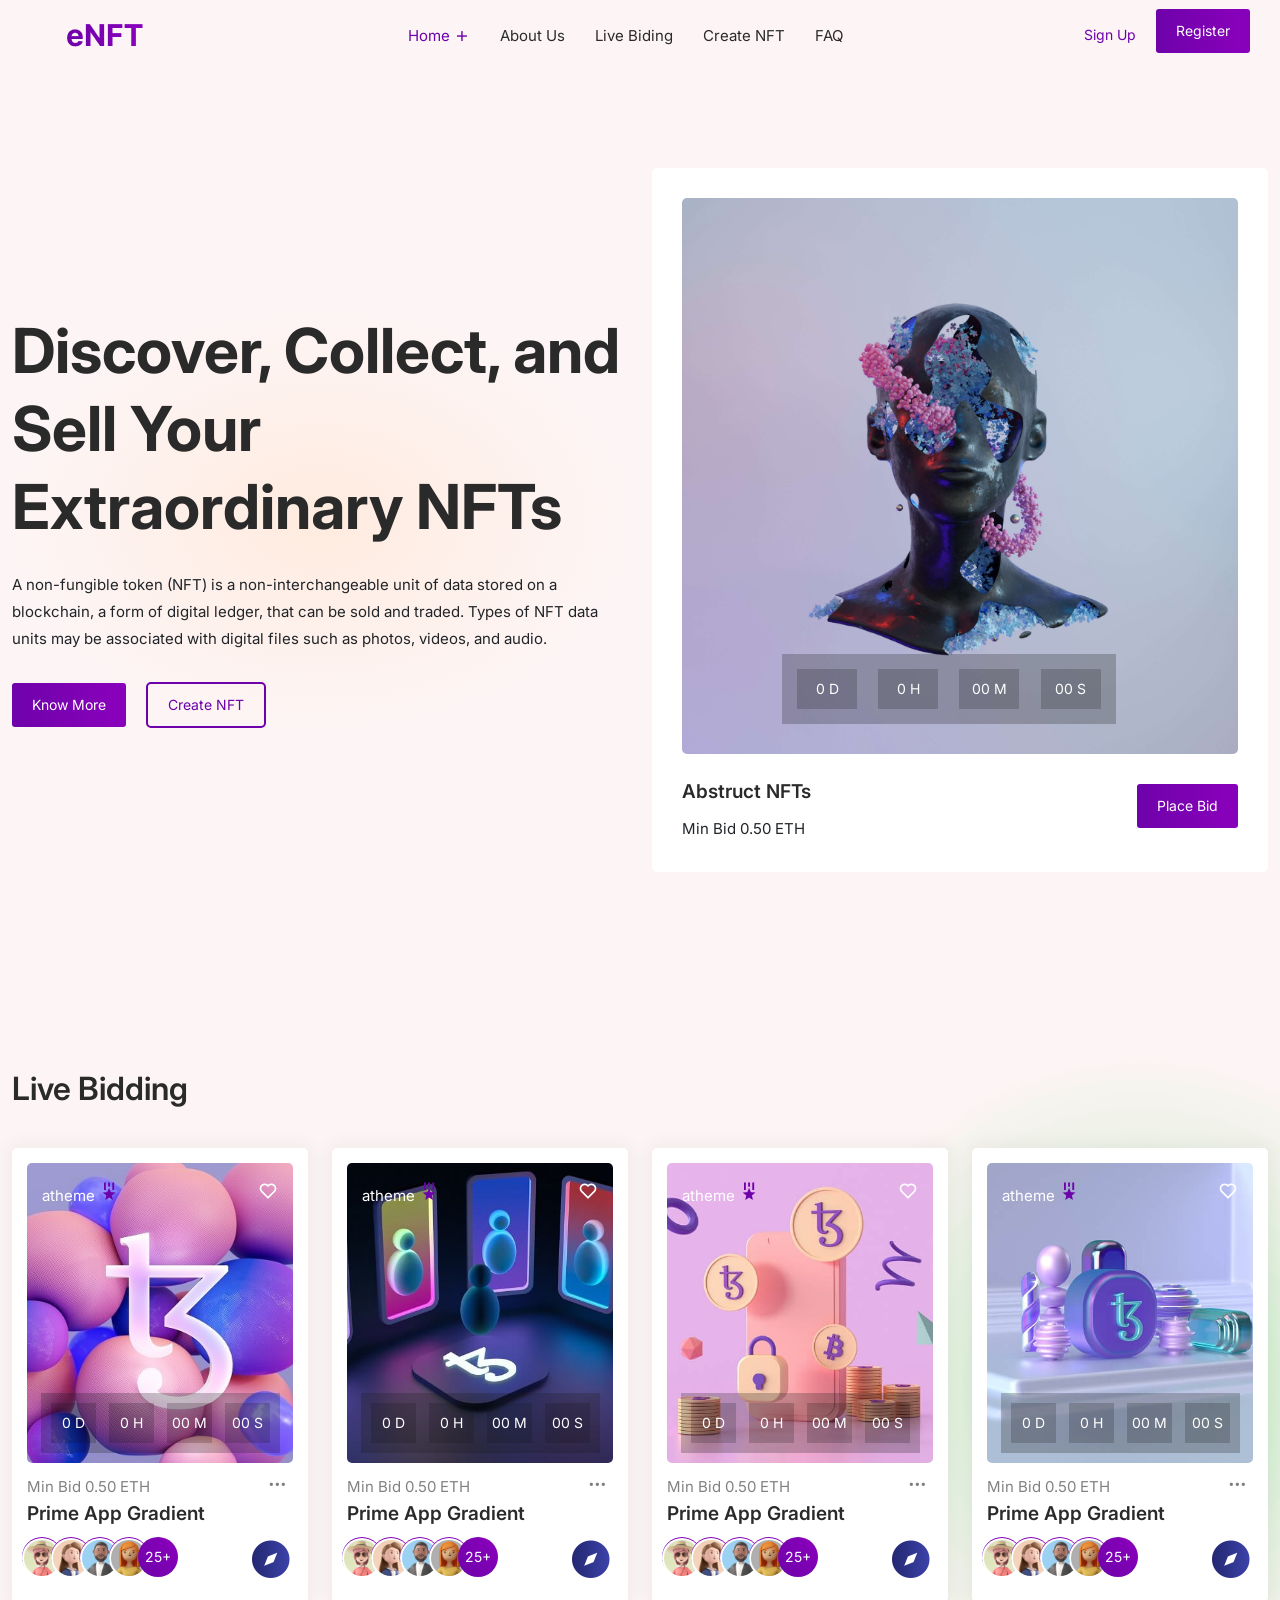
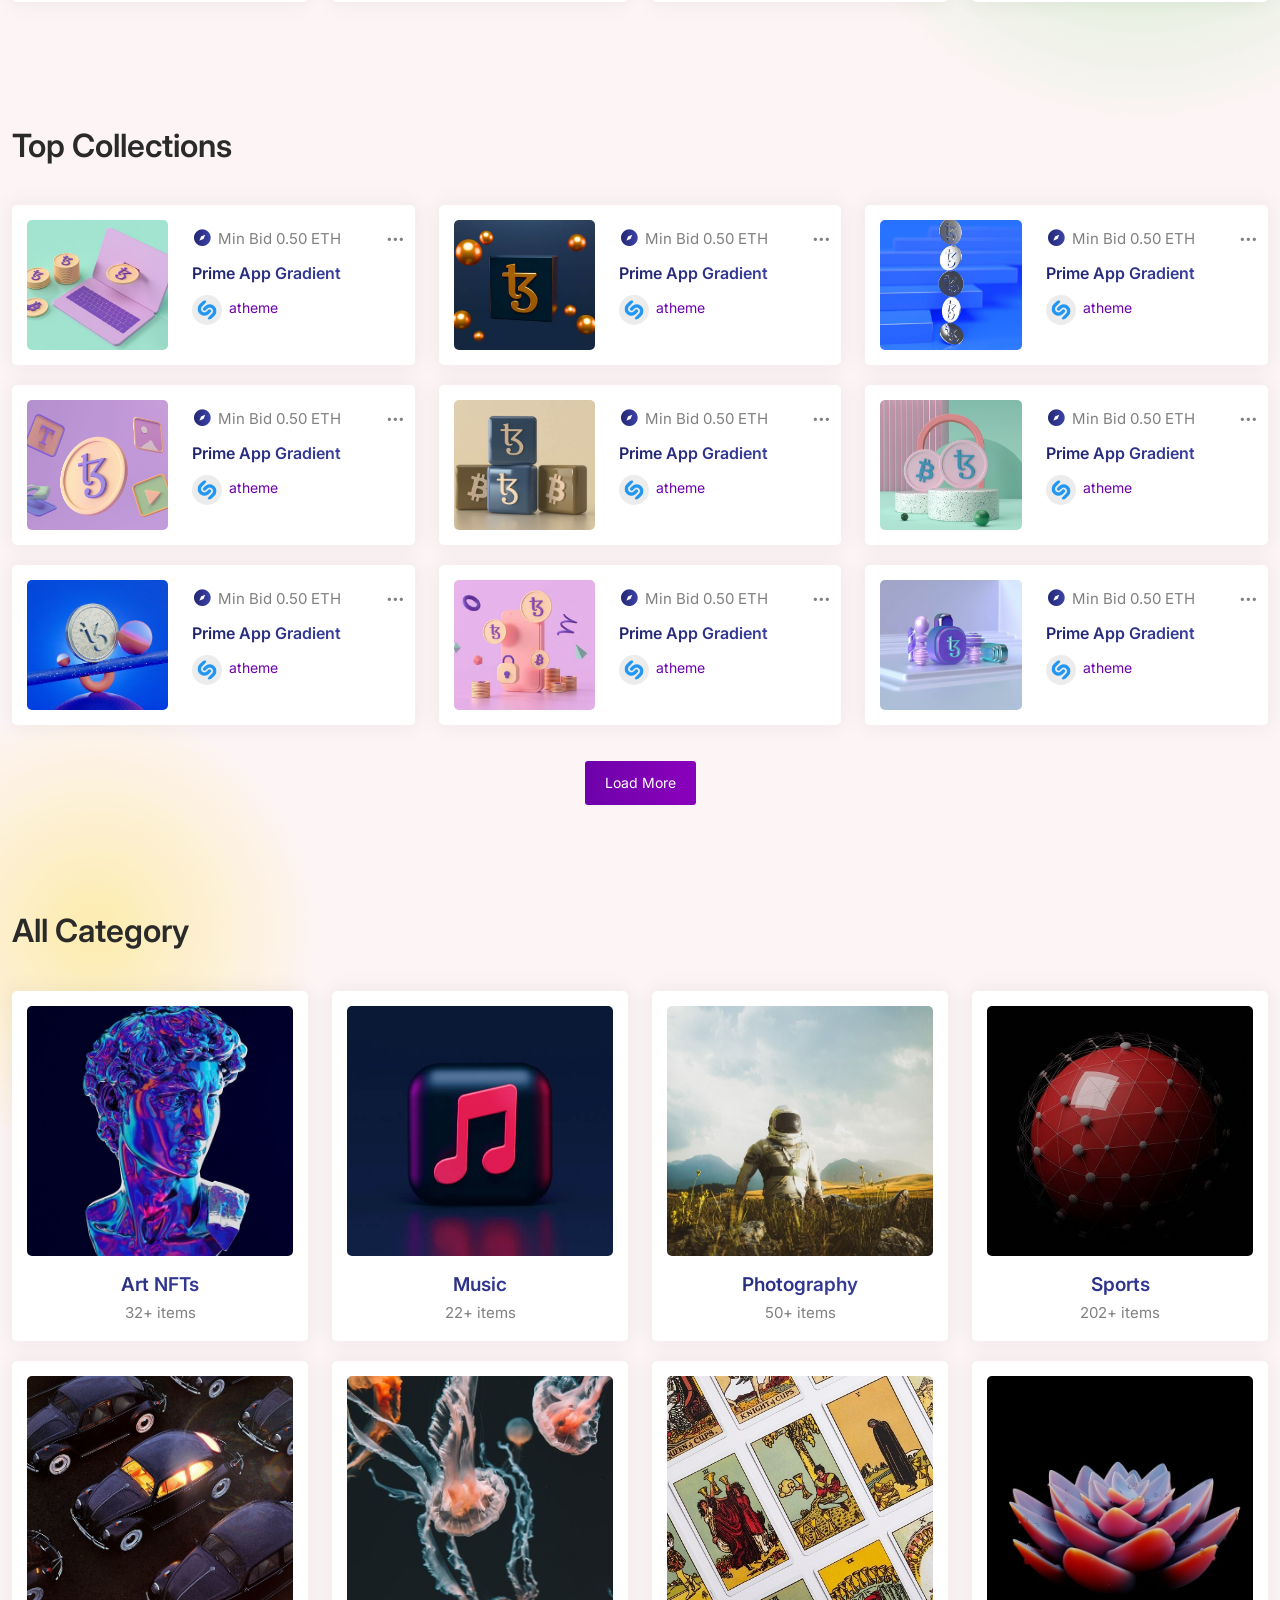
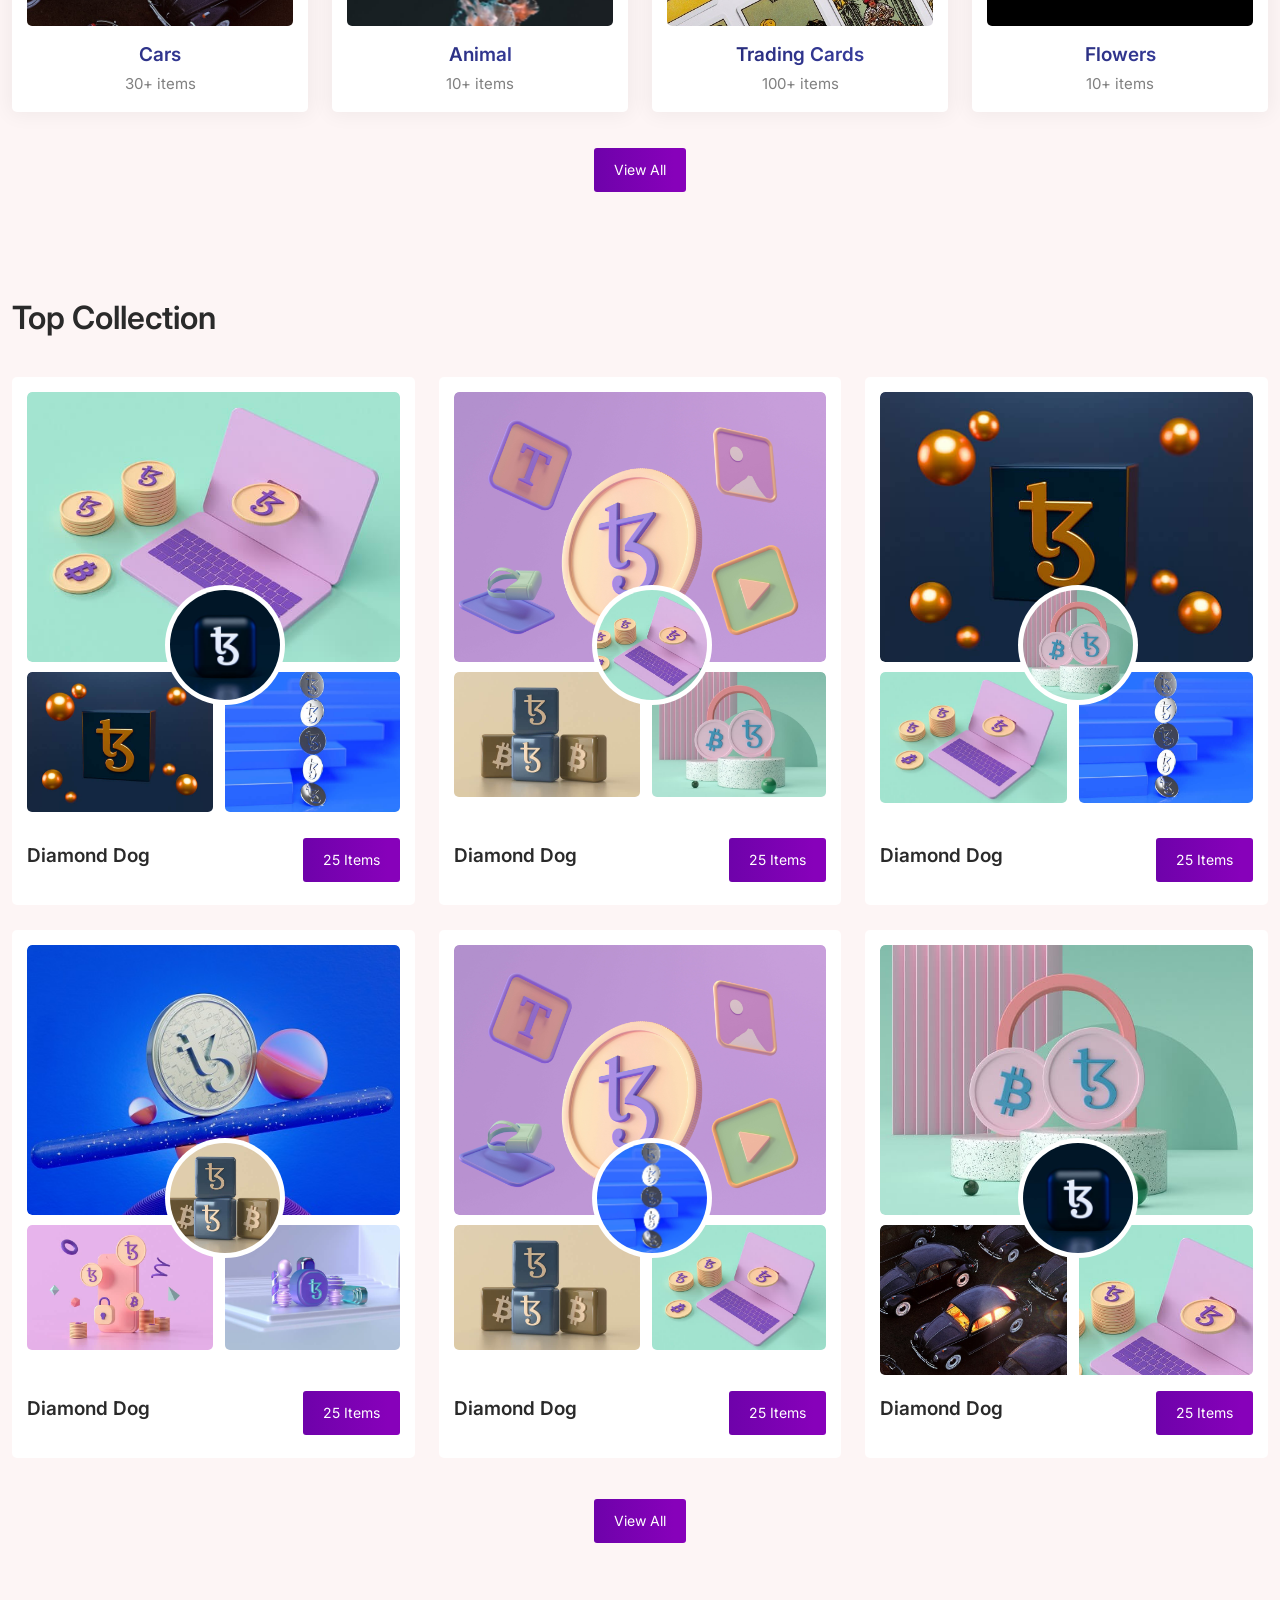
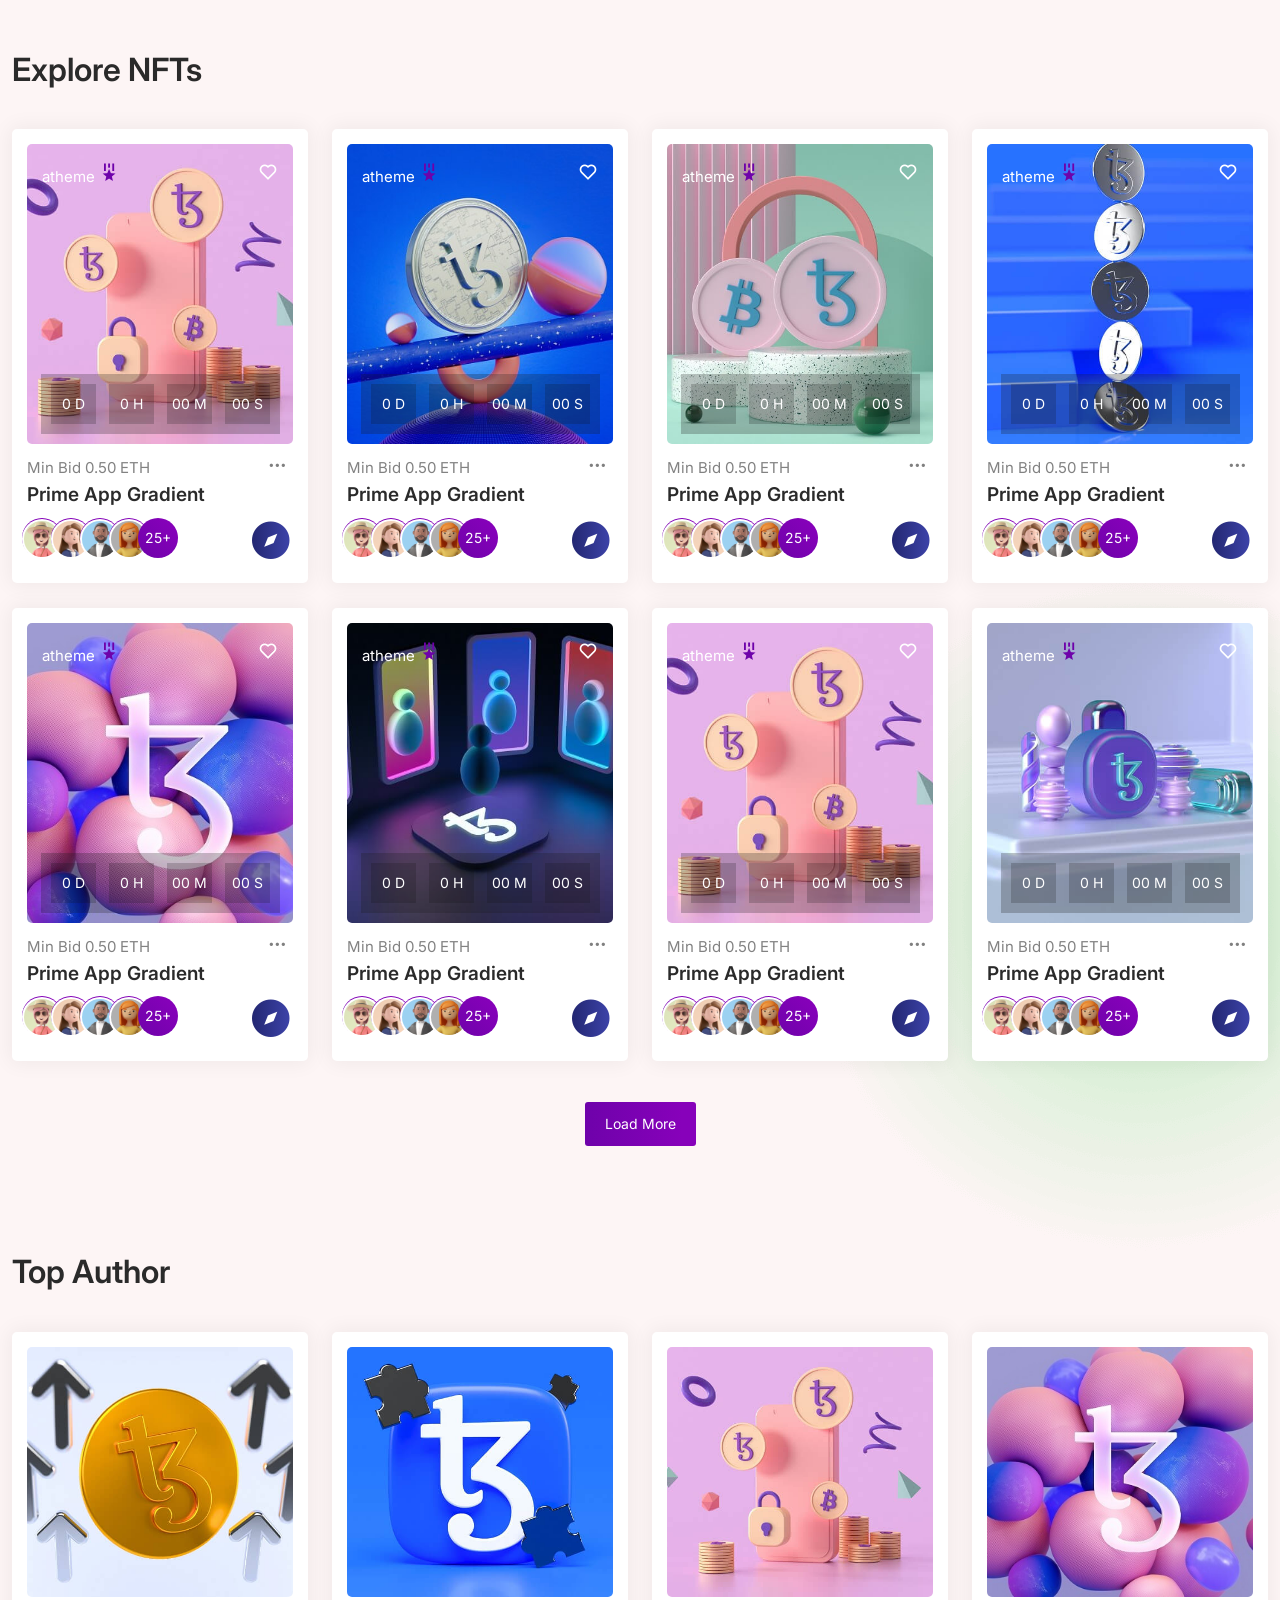
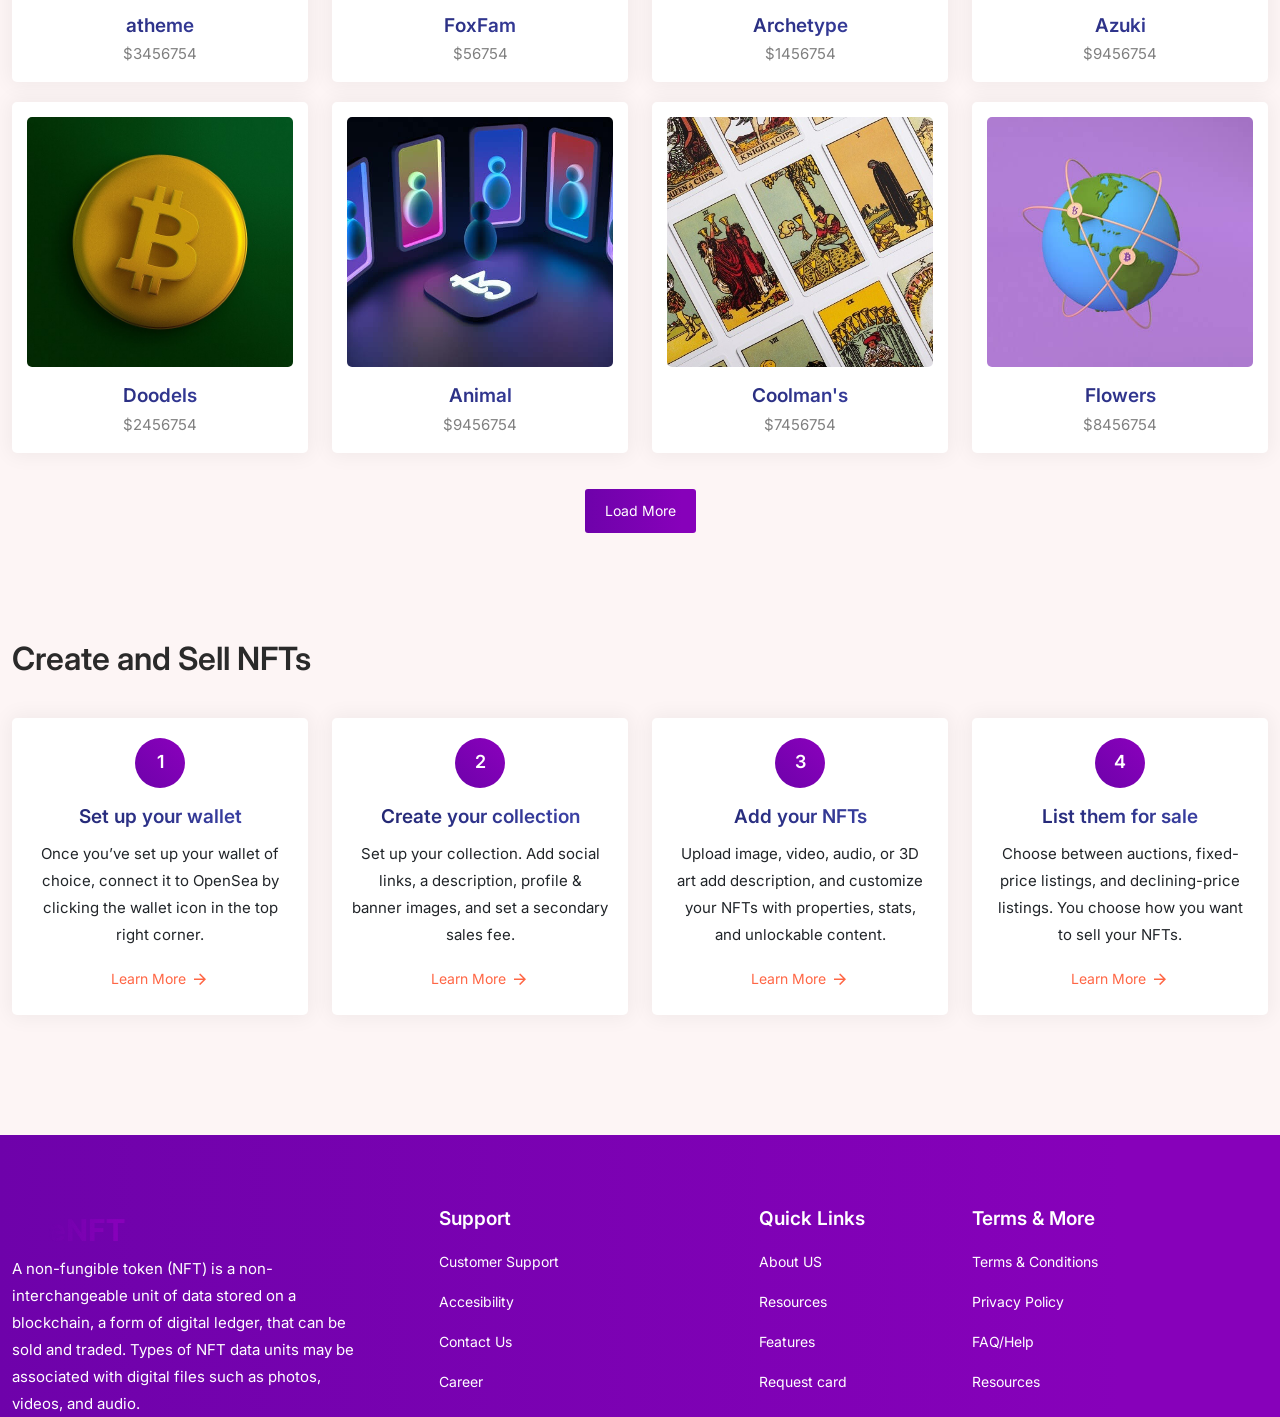
<file: index.html>
<!DOCTYPE html>
<html lang="zxx">
  <head>
    <!-- Required meta tags -->
    <meta charset="UTF-8" />
    <meta
      name="viewport"
      content="width=device-width, initial-scale=1, shrink-to-fit=no"
    />
    <!-- Bootstrap CSS -->
    <link rel="stylesheet" href="assets/css/bootstrap.min.css" />
    <!-- MeanMenu CSS -->
    <link rel="stylesheet" href="assets/css/meanmenu.css" />
    <!-- Boxicon CSS -->
    <link rel="stylesheet" href="assets/css/remixicon.css" />

    <!-- Owl Carousel CSS -->
    <link rel="stylesheet" href="assets/css/owl.carousel.min.css" />
    <!-- Magnific CSS -->
    <link rel="stylesheet" href="assets/css/magnific-popup.css" />
    <!-- Main CSS -->
    <link rel="stylesheet" href="assets/css/style.css" />
    <!-- Swiper CSS -->
    <link rel="stylesheet" href="assets/css/swiper-bundle.min.css" />
    <!-- Nice Select CSS -->
    <link rel="stylesheet" href="assets/css/nice-select.css" />
    <!-- Responsive CSS -->
    <link rel="stylesheet" href="assets/css/responsive.css" />
    <!-- Tittle -->
    <title>eNFT - NFT Marketplace HTML Template</title>

    <link rel="icon" type="image/png" href="assets/images/favicon.png" />
  </head>

  <body>
    <!-- PreLoader Start -->
    <div class="loader-content">
      <div class="d-table">
        <div class="d-table-cell">
          <div class="sk-folding-cube">
            <div class="sk-cube1 sk-cube"></div>
            <div class="sk-cube2 sk-cube"></div>
            <div class="sk-cube4 sk-cube"></div>
            <div class="sk-cube3 sk-cube"></div>
          </div>
        </div>
      </div>
    </div>
    <!-- PreLoader End -->

    <!-- Start Navbar Area -->
    <div class="navbar-area">
      <div class="mobile-responsive-nav">
        <div class="container">
          <div class="mobile-responsive-menu">
            <div class="logo">
              <a href="index.html">
                <img src="assets/images/logo.png" alt="logo" />
              </a>
            </div>
          </div>
        </div>
      </div>

      <div class="desktop-nav">
        <div class="container-fluid">
          <nav class="navbar navbar-expand-md navbar-light">
            <a class="navbar-brand" href="index.html">
              <img src="assets/images/logo.png" alt="logo" />
            </a>

            <div
              class="collapse navbar-collapse mean-menu"
              id="navbarSupportedContent"
            >
              <ul class="navbar-nav m-auto">
                <li class="nav-item">
                  <a href="#" class="nav-link dropdown-toggle active"> Home </a>

                  <ul class="dropdown-menu">
                    <li class="nav-item">
                      <a href="index.html" class="nav-link active">Home One</a>
                    </li>
                    <li class="nav-item">
                      <a href="index-2.html" class="nav-link">Home Two</a>
                    </li>
                    <li class="nav-item">
                      <a href="index-3.html" class="nav-link">Home Three</a>
                    </li>
                    <li class="nav-item">
                      <a href="index-4.html" class="nav-link">Home Three</a>
                    </li>
                  </ul>
                </li>

                <li class="nav-item">
                  <a href="#" class="nav-link"> About Us </a>
                </li>
                <li class="nav-item">
                  <a href="#" class="nav-link"> Live Biding </a>
                </li>

                <li class="nav-item">
                  <a href="#" class="nav-link"> Create NFT </a>
                </li>

                <li class="nav-item">
                  <a href="#" class="nav-link"> FAQ </a>
                </li>

              </ul>

              <div class="others-options">
                <ul class="d-flex align-items-center">
                  <li>
                    <a href="#" class="border-btn"> Sign Up</i></a>
                  </li>
                  <li>
                    <a href="#" class="box-btn"> Register </a>
                  </li>
                </ul>
              </div>
            </div>
          </nav>
        </div>
      </div>


      <div class="others-option-for-responsive">
        <div class="container">
          <div class="dot-menu">
            <div class="inner">
              <div class="circle circle-one"></div>
              <div class="circle circle-two"></div>
              <div class="circle circle-three"></div>
            </div>
          </div>

          <div class="container">
            <div class="option-inner">
              <div
                class="others-options justify-content-center d-flex align-items-center"
              >
                <ul>
                  <li>
                    <a href="login.html" class="default-btn login"> Login </a>
                  </li>
                  <li>
                    <a href="register.html" class="default-btn"> Register </a>
                  </li>
                </ul>
              </div>
            </div>
          </div>
        </div>
      </div>
    </div>
    <!-- End Navbar Area -->

    <!-- Slider Area -->
    <section class="banner-area">
      <div class="d-table">
        <div class="d-table-cell">
          <div class="container">
            <div class="row align-items-center">
              <div class="col-lg-6">
                <div class="banner-content">
                  <h1>Discover, Collect, and Sell Your Extraordinary NFTs</h1>
                  <p>
                    A non-fungible token (NFT) is a non-interchangeable unit of
                    data stored on a blockchain, a form of digital ledger, that
                    can be sold and traded. Types of NFT data units may be
                    associated with digital files such as photos, videos, and
                    audio.
                  </p>
                  <div class="banner-btn">
                    <a href="contact.html" class="box-btn">Know More</a>
                    <a href="contact.html" class="border-btn">Create NFT</a>
                  </div>
                </div>
              </div>
              <div class="col-lg-6">
                <div class="banner-right">
                  <div class="banner-img">
                    <img src="assets/images/banner/banner.jpg" alt="banner" />
                    <div class="counter">
                      <div
                        class="countdown text-center"
                        data-countdown="2022/07/18"
                      ></div>
                    </div>
                  </div>

                  <div class="content">
                    <ul
                      class="d-flex align-items-center justify-content-between pt-4"
                    >
                      <li>
                        <h3>Abstruct NFTs</h3>
                        <p>Min Bid 0.50 ETH</p>
                      </li>
                      <li>
                        <a href="#" class="box-btn">Place Bid</a>
                      </li>
                    </ul>
                  </div>
                </div>
              </div>
            </div>
          </div>
        </div>
      </div>
    </section>
    <!-- End Slider Area -->

    <!-- Live Bidding Area -->
    <section class="live-area ptb-100">
      <div class="container">
        <h2>Live Bidding</h2>
        <div class="row">
          <div class="col-lg-3 col-md-6">
            <div class="single-bid">
              <div class="img">
                <img src="assets/images/bidding/1.jpg" alt="bidding" />
                <div class="counter">
                  <div
                    class="countdown text-center"
                    data-countdown="2022/07/18"
                  ></div>
                </div>
                <div class="top-bid d-flex justify-content-between">
                  <div class="name">
                    <p>atheme <i class="ri-medal-2-fill"></i></p>
                  </div>
                  <a href="#"> <i class="ri-heart-line"></i></a>
                </div>
              </div>
              <div class="content">
                <div class="top d-flex justify-content-between">
                  <p>Min Bid 0.50 ETH</p>
                  <div class="dropdown">
                    <button class="more-btn" data-bs-toggle="dropdown">
                      <i class="ri-more-fill"></i>
                    </button>
                    <ul class="dropdown-menu">
                      <li>
                        <a class="dropdown-item" href="#"
                          ><i class="ri-share-line"></i
                        ></a>
                      </li>
                      <li>
                        <a class="dropdown-item" href="#"
                          ><i class="ri-shopping-cart-line"></i
                        ></a>
                      </li>
                    </ul>
                  </div>
                </div>
                <h3>Prime App Gradient</h3>

                <ul class="user">
                  <li>
                    <img src="assets/images/bidding/user/1.jpg" alt="user" />
                  </li>
                  <li>
                    <img src="assets/images/bidding/user/2.jpg" alt="user" />
                  </li>
                  <li>
                    <img src="assets/images/bidding/user/3.jpg" alt="user" />
                  </li>
                  <li>
                    <img src="assets/images/bidding/user/4.jpg" alt="user" />
                  </li>
                  <li>25+</li>
                  <a
                    href="#"
                    class="float-end bid-btn"
                    data-bs-toggle="tooltip"
                    data-bs-placement="top"
                    title="Place Bid"
                  >
                    <i class="ri-compass-fill"></i
                  ></a>
                </ul>
              </div>
            </div>
          </div>
          <div class="col-lg-3 col-md-6">
            <div class="single-bid">
              <div class="img">
                <img src="assets/images/bidding/2.jpg" alt="bidding" />
                <div class="counter">
                  <div
                    class="countdown text-center"
                    data-countdown="2022/07/18"
                  ></div>
                </div>
                <div class="top-bid d-flex justify-content-between">
                  <div class="name">
                    <p>atheme <i class="ri-medal-2-fill"></i></p>
                  </div>
                  <a href="#"> <i class="ri-heart-line"></i></a>
                </div>
              </div>
              <div class="content">
                <div class="top d-flex justify-content-between">
                  <p>Min Bid 0.50 ETH</p>
                  <div class="dropdown">
                    <button class="more-btn" data-bs-toggle="dropdown">
                      <i class="ri-more-fill"></i>
                    </button>
                    <ul class="dropdown-menu">
                      <li>
                        <a class="dropdown-item" href="#"
                          ><i class="ri-share-line"></i
                        ></a>
                      </li>
                      <li>
                        <a class="dropdown-item" href="#"
                          ><i class="ri-shopping-cart-line"></i
                        ></a>
                      </li>
                    </ul>
                  </div>
                </div>
                <h3>Prime App Gradient</h3>
                <ul class="user">
                  <li>
                    <img src="assets/images/bidding/user/1.jpg" alt="user" />
                  </li>
                  <li>
                    <img src="assets/images/bidding/user/2.jpg" alt="user" />
                  </li>
                  <li>
                    <img src="assets/images/bidding/user/3.jpg" alt="user" />
                  </li>
                  <li>
                    <img src="assets/images/bidding/user/4.jpg" alt="user" />
                  </li>
                  <li>25+</li>
                  <a
                    href="#"
                    class="float-end bid-btn"
                    data-bs-toggle="tooltip"
                    data-bs-placement="top"
                    title="Place Bid"
                  >
                    <i class="ri-compass-fill"></i
                  ></a>
                </ul>
              </div>
            </div>
          </div>
          <div class="col-lg-3 col-md-6">
            <div class="single-bid">
              <div class="img">
                <img src="assets/images/bidding/3.jpg" alt="bidding" />
                <div class="counter">
                  <div
                    class="countdown text-center"
                    data-countdown="2022/07/18"
                  ></div>
                </div>
                <div class="top-bid d-flex justify-content-between">
                  <div class="name">
                    <p>atheme <i class="ri-medal-2-fill"></i></p>
                  </div>
                  <a href="#"> <i class="ri-heart-line"></i></a>
                </div>
              </div>
              <div class="content">
                <div class="top d-flex justify-content-between">
                  <p>Min Bid 0.50 ETH</p>
                  <div class="dropdown">
                    <button class="more-btn" data-bs-toggle="dropdown">
                      <i class="ri-more-fill"></i>
                    </button>
                    <ul class="dropdown-menu">
                      <li>
                        <a class="dropdown-item" href="#"
                          ><i class="ri-share-line"></i
                        ></a>
                      </li>
                      <li>
                        <a class="dropdown-item" href="#"
                          ><i class="ri-shopping-cart-line"></i
                        ></a>
                      </li>
                    </ul>
                  </div>
                </div>
                <h3>Prime App Gradient</h3>
                <ul class="user">
                  <li>
                    <img src="assets/images/bidding/user/1.jpg" alt="user" />
                  </li>
                  <li>
                    <img src="assets/images/bidding/user/2.jpg" alt="user" />
                  </li>
                  <li>
                    <img src="assets/images/bidding/user/3.jpg" alt="user" />
                  </li>
                  <li>
                    <img src="assets/images/bidding/user/4.jpg" alt="user" />
                  </li>
                  <li>25+</li>
                  <a
                    href="#"
                    class="float-end bid-btn"
                    data-bs-toggle="tooltip"
                    data-bs-placement="top"
                    title="Place Bid"
                  >
                    <i class="ri-compass-fill"></i
                  ></a>
                </ul>
              </div>
            </div>
          </div>
          <div class="col-lg-3 col-md-6">
            <div class="single-bid">
              <div class="img">
                <img src="assets/images/bidding/4.jpg" alt="bidding" />
                <div class="counter">
                  <div
                    class="countdown text-center"
                    data-countdown="2022/07/18"
                  ></div>
                </div>
                <div class="top-bid d-flex justify-content-between">
                  <div class="name">
                    <p>atheme <i class="ri-medal-2-fill"></i></p>
                  </div>
                  <a href="#"> <i class="ri-heart-line"></i></a>
                </div>
              </div>
              <div class="content">
                <div class="top d-flex justify-content-between">
                  <p>Min Bid 0.50 ETH</p>
                  <div class="dropdown">
                    <button class="more-btn" data-bs-toggle="dropdown">
                      <i class="ri-more-fill"></i>
                    </button>
                    <ul class="dropdown-menu">
                      <li>
                        <a class="dropdown-item" href="#"
                          ><i class="ri-share-line"></i
                        ></a>
                      </li>
                      <li>
                        <a class="dropdown-item" href="#"
                          ><i class="ri-shopping-cart-line"></i
                        ></a>
                      </li>
                    </ul>
                  </div>
                </div>
                <h3>Prime App Gradient</h3>
                <ul class="user">
                  <li>
                    <img src="assets/images/bidding/user/1.jpg" alt="user" />
                  </li>
                  <li>
                    <img src="assets/images/bidding/user/2.jpg" alt="user" />
                  </li>
                  <li>
                    <img src="assets/images/bidding/user/3.jpg" alt="user" />
                  </li>
                  <li>
                    <img src="assets/images/bidding/user/4.jpg" alt="user" />
                  </li>
                  <li>25+</li>
                  <a
                    href="#"
                    class="float-end bid-btn"
                    data-bs-toggle="tooltip"
                    data-bs-placement="top"
                    title="Place Bid"
                  >
                    <i class="ri-compass-fill"></i
                  ></a>
                </ul>
              </div>
            </div>
          </div>
        </div>
        <div class="shape">
          <img src="assets/images/shape/1.png" alt="shape" />
        </div>
      </div>
    </section>
    <!--  End Live Bidding Area -->

    <!-- Top Collection Area -->
    <section class="collection-area">
      <div class="container">
        <h2>Top Collections</h2>
        <div class="row">
          <div class="col-lg-4 col-md-6">
            <div class="single-collection">
              <div class="row">
                <div class="col-5">
                  <div class="img">
                    <img
                      src="assets/images/collection/1.jpg"
                      alt="collection"
                    />
                  </div>
                </div>
                <div class="col-6 pe-0">
                  <p><i class="ri-compass-fill"></i> Min Bid 0.50 ETH</p>
                  <h3>Prime App Gradient</h3>
                  <ul class="brand d-flex align-items-center">
                    <li>
                      <img
                        src="assets/images/collection/brand.png"
                        alt="brand"
                      />
                    </li>
                    <li>atheme</li>
                  </ul>
                </div>
                <div class="col-1 ps-0">
                  <div class="dropdown">
                    <button class="more-btn" data-bs-toggle="dropdown">
                      <i class="ri-more-fill"></i>
                    </button>
                    <ul class="dropdown-menu">
                      <li>
                        <a class="dropdown-item" href="#"
                          ><i class="ri-share-line"></i
                        ></a>
                      </li>
                      <li>
                        <a class="dropdown-item" href="#"
                          ><i class="ri-shopping-cart-line"></i
                        ></a>
                      </li>
                    </ul>
                  </div>
                </div>
              </div>
            </div>
          </div>
          <div class="col-lg-4 col-md-6">
            <div class="single-collection">
              <div class="row">
                <div class="col-5">
                  <div class="img">
                    <img
                      src="assets/images/collection/2.jpg"
                      alt="collection"
                    />
                  </div>
                </div>
                <div class="col-6 pe-0">
                  <p><i class="ri-compass-fill"></i> Min Bid 0.50 ETH</p>
                  <h3>Prime App Gradient</h3>
                  <ul class="brand d-flex align-items-center">
                    <li>
                      <img
                        src="assets/images/collection/brand.png"
                        alt="brand"
                      />
                    </li>
                    <li>atheme</li>
                  </ul>
                </div>
                <div class="col-1 ps-0">
                  <div class="dropdown">
                    <button class="more-btn" data-bs-toggle="dropdown">
                      <i class="ri-more-fill"></i>
                    </button>
                    <ul class="dropdown-menu">
                      <li>
                        <a class="dropdown-item" href="#"
                          ><i class="ri-share-line"></i
                        ></a>
                      </li>
                      <li>
                        <a class="dropdown-item" href="#"
                          ><i class="ri-shopping-cart-line"></i
                        ></a>
                      </li>
                    </ul>
                  </div>
                </div>
              </div>
            </div>
          </div>
          <div class="col-lg-4 col-md-6">
            <div class="single-collection">
              <div class="row">
                <div class="col-5">
                  <div class="img">
                    <img
                      src="assets/images/collection/3.jpg"
                      alt="collection"
                    />
                  </div>
                </div>
                <div class="col-6 pe-0">
                  <p><i class="ri-compass-fill"></i> Min Bid 0.50 ETH</p>
                  <h3>Prime App Gradient</h3>
                  <ul class="brand d-flex align-items-center">
                    <li>
                      <img
                        src="assets/images/collection/brand.png"
                        alt="brand"
                      />
                    </li>
                    <li>atheme</li>
                  </ul>
                </div>
                <div class="col-1 ps-0">
                  <div class="dropdown">
                    <button class="more-btn" data-bs-toggle="dropdown">
                      <i class="ri-more-fill"></i>
                    </button>
                    <ul class="dropdown-menu">
                      <li>
                        <a class="dropdown-item" href="#"
                          ><i class="ri-share-line"></i
                        ></a>
                      </li>
                      <li>
                        <a class="dropdown-item" href="#"
                          ><i class="ri-shopping-cart-line"></i
                        ></a>
                      </li>
                    </ul>
                  </div>
                </div>
              </div>
            </div>
          </div>
          <div class="col-lg-4 col-md-6">
            <div class="single-collection">
              <div class="row">
                <div class="col-5">
                  <div class="img">
                    <img
                      src="assets/images/collection/4.jpg"
                      alt="collection"
                    />
                  </div>
                </div>
                <div class="col-6 pe-0">
                  <p><i class="ri-compass-fill"></i> Min Bid 0.50 ETH</p>
                  <h3>Prime App Gradient</h3>
                  <ul class="brand d-flex align-items-center">
                    <li>
                      <img
                        src="assets/images/collection/brand.png"
                        alt="brand"
                      />
                    </li>
                    <li>atheme</li>
                  </ul>
                </div>
                <div class="col-1 ps-0">
                  <div class="dropdown">
                    <button class="more-btn" data-bs-toggle="dropdown">
                      <i class="ri-more-fill"></i>
                    </button>
                    <ul class="dropdown-menu">
                      <li>
                        <a class="dropdown-item" href="#"
                          ><i class="ri-share-line"></i
                        ></a>
                      </li>
                      <li>
                        <a class="dropdown-item" href="#"
                          ><i class="ri-shopping-cart-line"></i
                        ></a>
                      </li>
                    </ul>
                  </div>
                </div>
              </div>
            </div>
          </div>
          <div class="col-lg-4 col-md-6">
            <div class="single-collection">
              <div class="row">
                <div class="col-5">
                  <div class="img">
                    <img
                      src="assets/images/collection/5.jpg"
                      alt="collection"
                    />
                  </div>
                </div>
                <div class="col-6 pe-0">
                  <p><i class="ri-compass-fill"></i> Min Bid 0.50 ETH</p>
                  <h3>Prime App Gradient</h3>
                  <ul class="brand d-flex align-items-center">
                    <li>
                      <img
                        src="assets/images/collection/brand.png"
                        alt="brand"
                      />
                    </li>
                    <li>atheme</li>
                  </ul>
                </div>
                <div class="col-1 ps-0">
                  <div class="dropdown">
                    <button class="more-btn" data-bs-toggle="dropdown">
                      <i class="ri-more-fill"></i>
                    </button>
                    <ul class="dropdown-menu">
                      <li>
                        <a class="dropdown-item" href="#"
                          ><i class="ri-share-line"></i
                        ></a>
                      </li>
                      <li>
                        <a class="dropdown-item" href="#"
                          ><i class="ri-shopping-cart-line"></i
                        ></a>
                      </li>
                    </ul>
                  </div>
                </div>
              </div>
            </div>
          </div>
          <div class="col-lg-4 col-md-6">
            <div class="single-collection">
              <div class="row">
                <div class="col-5">
                  <div class="img">
                    <img
                      src="assets/images/collection/6.jpg"
                      alt="collection"
                    />
                  </div>
                </div>
                <div class="col-6 pe-0">
                  <p><i class="ri-compass-fill"></i> Min Bid 0.50 ETH</p>
                  <h3>Prime App Gradient</h3>
                  <ul class="brand d-flex align-items-center">
                    <li>
                      <img
                        src="assets/images/collection/brand.png"
                        alt="brand"
                      />
                    </li>
                    <li>atheme</li>
                  </ul>
                </div>
                <div class="col-1 ps-0">
                  <div class="dropdown">
                    <button class="more-btn" data-bs-toggle="dropdown">
                      <i class="ri-more-fill"></i>
                    </button>
                    <ul class="dropdown-menu">
                      <li>
                        <a class="dropdown-item" href="#"
                          ><i class="ri-share-line"></i
                        ></a>
                      </li>
                      <li>
                        <a class="dropdown-item" href="#"
                          ><i class="ri-shopping-cart-line"></i
                        ></a>
                      </li>
                    </ul>
                  </div>
                </div>
              </div>
            </div>
          </div>
          <div class="col-lg-4 col-md-6">
            <div class="single-collection">
              <div class="row">
                <div class="col-5">
                  <div class="img">
                    <img
                      src="assets/images/collection/7.jpg"
                      alt="collection"
                    />
                  </div>
                </div>
                <div class="col-6 pe-0">
                  <p><i class="ri-compass-fill"></i> Min Bid 0.50 ETH</p>
                  <h3>Prime App Gradient</h3>
                  <ul class="brand d-flex align-items-center">
                    <li>
                      <img
                        src="assets/images/collection/brand.png"
                        alt="brand"
                      />
                    </li>
                    <li>atheme</li>
                  </ul>
                </div>
                <div class="col-1 ps-0">
                  <div class="dropdown">
                    <button class="more-btn" data-bs-toggle="dropdown">
                      <i class="ri-more-fill"></i>
                    </button>
                    <ul class="dropdown-menu">
                      <li>
                        <a class="dropdown-item" href="#"
                          ><i class="ri-share-line"></i
                        ></a>
                      </li>
                      <li>
                        <a class="dropdown-item" href="#"
                          ><i class="ri-shopping-cart-line"></i
                        ></a>
                      </li>
                    </ul>
                  </div>
                </div>
              </div>
            </div>
          </div>
          <div class="col-lg-4 col-md-6">
            <div class="single-collection">
              <div class="row">
                <div class="col-5">
                  <div class="img">
                    <img
                      src="assets/images/collection/8.jpg"
                      alt="collection"
                    />
                  </div>
                </div>
                <div class="col-6 pe-0">
                  <p><i class="ri-compass-fill"></i> Min Bid 0.50 ETH</p>
                  <h3>Prime App Gradient</h3>
                  <ul class="brand d-flex align-items-center">
                    <li>
                      <img
                        src="assets/images/collection/brand.png"
                        alt="brand"
                      />
                    </li>
                    <li>atheme</li>
                  </ul>
                </div>
                <div class="col-1 ps-0">
                  <div class="dropdown">
                    <button class="more-btn" data-bs-toggle="dropdown">
                      <i class="ri-more-fill"></i>
                    </button>
                    <ul class="dropdown-menu">
                      <li>
                        <a class="dropdown-item" href="#"
                          ><i class="ri-share-line"></i
                        ></a>
                      </li>
                      <li>
                        <a class="dropdown-item" href="#"
                          ><i class="ri-shopping-cart-line"></i
                        ></a>
                      </li>
                    </ul>
                  </div>
                </div>
              </div>
            </div>
          </div>
          <div class="col-lg-4 col-md-6">
            <div class="single-collection">
              <div class="row">
                <div class="col-5">
                  <div class="img">
                    <img
                      src="assets/images/collection/9.jpg"
                      alt="collection"
                    />
                  </div>
                </div>
                <div class="col-6 pe-0">
                  <p><i class="ri-compass-fill"></i> Min Bid 0.50 ETH</p>
                  <h3>Prime App Gradient</h3>
                  <ul class="brand d-flex align-items-center">
                    <li>
                      <img
                        src="assets/images/collection/brand.png"
                        alt="brand"
                      />
                    </li>
                    <li>atheme</li>
                  </ul>
                </div>
                <div class="col-1 ps-0">
                  <div class="dropdown">
                    <button class="more-btn" data-bs-toggle="dropdown">
                      <i class="ri-more-fill"></i>
                    </button>
                    <ul class="dropdown-menu">
                      <li>
                        <a class="dropdown-item" href="#"
                          ><i class="ri-share-line"></i
                        ></a>
                      </li>
                      <li>
                        <a class="dropdown-item" href="#"
                          ><i class="ri-shopping-cart-line"></i
                        ></a>
                      </li>
                    </ul>
                  </div>
                </div>
              </div>
            </div>
          </div>
          <div class="col-lg-12 text-center mt-3">
            <a href="#" class="box-btn">Load More</a>
          </div>
        </div>
        <div class="shape">
          <img src="assets/images/shape/2.png" alt="shape" />
        </div>
      </div>
    </section>
    <!-- End Top Collection Area -->

    <!-- All Category Area -->
    <section class="category-area pt-100">
      <div class="container">
        <h2>All Category</h2>
        <div class="row">
          <div class="col-lg-3 col-md-6">
            <div class="single-cat">
              <div class="img">
                <img src="assets/images/cat/1.jpg" alt="cat" />
              </div>
              <div class="content">
                <h3>Art NFTs</h3>
                <p>32+ items</p>
              </div>
            </div>
          </div>
          <div class="col-lg-3 col-md-6">
            <div class="single-cat">
              <div class="img">
                <img src="assets/images/cat/2.jpg" alt="cat" />
              </div>
              <div class="content">
                <h3>Music</h3>
                <p>22+ items</p>
              </div>
            </div>
          </div>
          <div class="col-lg-3 col-md-6">
            <div class="single-cat">
              <div class="img">
                <img src="assets/images/cat/3.jpg" alt="cat" />
              </div>
              <div class="content">
                <h3>Photography</h3>
                <p>50+ items</p>
              </div>
            </div>
          </div>
          <div class="col-lg-3 col-md-6">
            <div class="single-cat">
              <div class="img">
                <img src="assets/images/cat/4.jpg" alt="cat" />
              </div>
              <div class="content">
                <h3>Sports</h3>
                <p>202+ items</p>
              </div>
            </div>
          </div>
          <div class="col-lg-3 col-md-6">
            <div class="single-cat">
              <div class="img">
                <img src="assets/images/cat/5.jpg" alt="cat" />
              </div>
              <div class="content">
                <h3>Cars</h3>
                <p>30+ items</p>
              </div>
            </div>
          </div>
          <div class="col-lg-3 col-md-6">
            <div class="single-cat">
              <div class="img">
                <img src="assets/images/cat/6.jpg" alt="cat" />
              </div>
              <div class="content">
                <h3>Animal</h3>
                <p>10+ items</p>
              </div>
            </div>
          </div>
          <div class="col-lg-3 col-md-6">
            <div class="single-cat">
              <div class="img">
                <img src="assets/images/cat/7.jpg" alt="cat" />
              </div>
              <div class="content">
                <h3>Trading Cards</h3>
                <p>100+ items</p>
              </div>
            </div>
          </div>
          <div class="col-lg-3 col-md-6">
            <div class="single-cat">
              <div class="img">
                <img src="assets/images/cat/8.jpg" alt="cat" />
              </div>
              <div class="content">
                <h3>Flowers</h3>
                <p>10+ items</p>
              </div>
            </div>
          </div>
          <div class="col-12 text-center mt-3">
            <a href="#" class="box-btn">View All</a>
          </div>
        </div>
      </div>
    </section>
    <!-- End All Category Area -->

    <!-- Collection Area -->
    <section class="top-collection-area pt-100">
      <div class="container">
        <h2>Top Collection</h2>
        <div class="row">
          <div class="col-lg-4">
            <div class="single-top">
              <div class="top-img">
                <a href="#">
                  <img src="assets/images/collection/1.jpg" alt="collection" />
                </a>
              </div>
              <div class="middle-img">
                <img src="assets/images/collection/m1.jpg" alt="collection" />
              </div>
              <div class="bottom-img">
                <div class="row">
                  <div class="col-6 pe-0">
                    <img
                      src="assets/images/collection/2.jpg"
                      alt="collection"
                    />
                  </div>
                  <div class="col-6">
                    <img
                      src="assets/images/collection/3.jpg"
                      alt="collection"
                    />
                  </div>
                </div>
              </div>
              <div
                class="content d-flex justify-content-between align-items-center pt-3 pb-2"
              >
                <h3>Diamond Dog</h3>
                <a href="#" class="box-btn"> 25 Items</a>
              </div>
            </div>
          </div>
          <div class="col-lg-4">
            <div class="single-top">
              <div class="top-img">
                <a href="#">
                  <img src="assets/images/collection/4.jpg" alt="collection" />
                </a>
              </div>
              <div class="middle-img">
                <img src="assets/images/collection/1.jpg" alt="collection" />
              </div>
              <div class="bottom-img">
                <div class="row">
                  <div class="col-6 pe-0">
                    <img
                      src="assets/images/collection/5.jpg"
                      alt="collection"
                    />
                  </div>
                  <div class="col-6">
                    <img
                      src="assets/images/collection/6.jpg"
                      alt="collection"
                    />
                  </div>
                </div>
              </div>
              <div
                class="content d-flex justify-content-between align-items-center pt-3 pb-2"
              >
                <h3>Diamond Dog</h3>
                <a href="#" class="box-btn"> 25 Items</a>
              </div>
            </div>
          </div>
          <div class="col-lg-4">
            <div class="single-top">
              <div class="top-img">
                <a href="#">
                  <img src="assets/images/collection/2.jpg" alt="collection" />
                </a>
              </div>
              <div class="middle-img">
                <img src="assets/images/collection/6.jpg" alt="collection" />
              </div>
              <div class="bottom-img">
                <div class="row">
                  <div class="col-6 pe-0">
                    <img
                      src="assets/images/collection/1.jpg"
                      alt="collection"
                    />
                  </div>
                  <div class="col-6">
                    <img
                      src="assets/images/collection/3.jpg"
                      alt="collection"
                    />
                  </div>
                </div>
              </div>
              <div
                class="content d-flex justify-content-between align-items-center pt-3 pb-2"
              >
                <h3>Diamond Dog</h3>
                <a href="#" class="box-btn"> 25 Items</a>
              </div>
            </div>
          </div>
          <div class="col-lg-4">
            <div class="single-top">
              <div class="top-img">
                <a href="#">
                  <img src="assets/images/collection/7.jpg" alt="collection" />
                </a>
              </div>
              <div class="middle-img">
                <img src="assets/images/collection/5.jpg" alt="collection" />
              </div>
              <div class="bottom-img">
                <div class="row">
                  <div class="col-6 pe-0">
                    <img
                      src="assets/images/collection/8.jpg"
                      alt="collection"
                    />
                  </div>
                  <div class="col-6">
                    <img
                      src="assets/images/collection/9.jpg"
                      alt="collection"
                    />
                  </div>
                </div>
              </div>
              <div
                class="content d-flex justify-content-between align-items-center pt-3 pb-2"
              >
                <h3>Diamond Dog</h3>
                <a href="#" class="box-btn"> 25 Items</a>
              </div>
            </div>
          </div>
          <div class="col-lg-4">
            <div class="single-top">
              <div class="top-img">
                <a href="#">
                  <img src="assets/images/collection/4.jpg" alt="collection" />
                </a>
              </div>
              <div class="middle-img">
                <img src="assets/images/collection/3.jpg" alt="collection" />
              </div>
              <div class="bottom-img">
                <div class="row">
                  <div class="col-6 pe-0">
                    <img
                      src="assets/images/collection/5.jpg"
                      alt="collection"
                    />
                  </div>
                  <div class="col-6">
                    <img
                      src="assets/images/collection/1.jpg"
                      alt="collection"
                    />
                  </div>
                </div>
              </div>
              <div
                class="content d-flex justify-content-between align-items-center pt-3 pb-2"
              >
                <h3>Diamond Dog</h3>
                <a href="#" class="box-btn"> 25 Items</a>
              </div>
            </div>
          </div>
          <div class="col-lg-4">
            <div class="single-top">
              <div class="top-img">
                <a href="#">
                  <img src="assets/images/collection/6.jpg" alt="collection" />
                </a>
              </div>
              <div class="middle-img">
                <img src="assets/images/collection/m1.jpg" alt="collection" />
              </div>
              <div class="bottom-img">
                <div class="row">
                  <div class="col-6 pe-0">
                    <img
                      src="assets/images/collection/10.jpg"
                      alt="collection"
                    />
                  </div>
                  <div class="col-6">
                    <img
                      src="assets/images/collection/1.jpg"
                      alt="collection"
                    />
                  </div>
                </div>
              </div>
              <div
                class="content d-flex justify-content-between align-items-center pt-3 pb-2"
              >
                <h3>Diamond Dog</h3>
                <a href="#" class="box-btn"> 25 Items</a>
              </div>
            </div>
          </div>
          <div class="col-12 text-center mt-3">
            <a href="#" class="box-btn">View All</a>
          </div>
        </div>
      </div>
    </section>
    <!--  End Collection Area -->

    <!-- Explore Area -->
    <section class="explore-area ptb-100">
      <div class="container">
        <h2>Explore NFTs</h2>
        <div class="row">
          <div class="col-lg-3 col-md-6">
            <div class="single-bid">
              <div class="img">
                <img src="assets/images/bidding/8.jpg" alt="bidding" />
                <div class="counter">
                  <div
                    class="countdown text-center"
                    data-countdown="2022/07/18"
                  ></div>
                </div>
                <div class="top-bid d-flex justify-content-between">
                  <div class="name">
                    <p>atheme <i class="ri-medal-2-fill"></i></p>
                  </div>
                  <a href="#"> <i class="ri-heart-line"></i></a>
                </div>
              </div>
              <div class="content">
                <div class="top d-flex justify-content-between">
                  <p>Min Bid 0.50 ETH</p>
                  <div class="dropdown">
                    <button class="more-btn" data-bs-toggle="dropdown">
                      <i class="ri-more-fill"></i>
                    </button>
                    <ul class="dropdown-menu">
                      <li>
                        <a class="dropdown-item" href="#"
                          ><i class="ri-share-line"></i
                        ></a>
                      </li>
                      <li>
                        <a class="dropdown-item" href="#"
                          ><i class="ri-shopping-cart-line"></i
                        ></a>
                      </li>
                    </ul>
                  </div>
                </div>
                <h3>Prime App Gradient</h3>

                <ul class="user">
                  <li>
                    <img src="assets/images/bidding/user/1.jpg" alt="user" />
                  </li>
                  <li>
                    <img src="assets/images/bidding/user/2.jpg" alt="user" />
                  </li>
                  <li>
                    <img src="assets/images/bidding/user/3.jpg" alt="user" />
                  </li>
                  <li>
                    <img src="assets/images/bidding/user/4.jpg" alt="user" />
                  </li>
                  <li>25+</li>
                  <a
                    href="#"
                    class="float-end bid-btn"
                    data-bs-toggle="tooltip"
                    data-bs-placement="top"
                    title="Place Bid"
                  >
                    <i class="ri-compass-fill"></i
                  ></a>
                </ul>
              </div>
            </div>
          </div>
          <div class="col-lg-3 col-md-6">
            <div class="single-bid">
              <div class="img">
                <img src="assets/images/bidding/7.jpg" alt="bidding" />
                <div class="counter">
                  <div
                    class="countdown text-center"
                    data-countdown="2022/07/18"
                  ></div>
                </div>
                <div class="top-bid d-flex justify-content-between">
                  <div class="name">
                    <p>atheme <i class="ri-medal-2-fill"></i></p>
                  </div>
                  <a href="#"> <i class="ri-heart-line"></i></a>
                </div>
              </div>
              <div class="content">
                <div class="top d-flex justify-content-between">
                  <p>Min Bid 0.50 ETH</p>
                  <div class="dropdown">
                    <button class="more-btn" data-bs-toggle="dropdown">
                      <i class="ri-more-fill"></i>
                    </button>
                    <ul class="dropdown-menu">
                      <li>
                        <a class="dropdown-item" href="#"
                          ><i class="ri-share-line"></i
                        ></a>
                      </li>
                      <li>
                        <a class="dropdown-item" href="#"
                          ><i class="ri-shopping-cart-line"></i
                        ></a>
                      </li>
                    </ul>
                  </div>
                </div>
                <h3>Prime App Gradient</h3>
                <ul class="user">
                  <li>
                    <img src="assets/images/bidding/user/1.jpg" alt="user" />
                  </li>
                  <li>
                    <img src="assets/images/bidding/user/2.jpg" alt="user" />
                  </li>
                  <li>
                    <img src="assets/images/bidding/user/3.jpg" alt="user" />
                  </li>
                  <li>
                    <img src="assets/images/bidding/user/4.jpg" alt="user" />
                  </li>
                  <li>25+</li>
                  <a
                    href="#"
                    class="float-end bid-btn"
                    data-bs-toggle="tooltip"
                    data-bs-placement="top"
                    title="Place Bid"
                  >
                    <i class="ri-compass-fill"></i
                  ></a>
                </ul>
              </div>
            </div>
          </div>
          <div class="col-lg-3 col-md-6">
            <div class="single-bid">
              <div class="img">
                <img src="assets/images/bidding/6.jpg" alt="bidding" />
                <div class="counter">
                  <div
                    class="countdown text-center"
                    data-countdown="2022/07/18"
                  ></div>
                </div>
                <div class="top-bid d-flex justify-content-between">
                  <div class="name">
                    <p>atheme <i class="ri-medal-2-fill"></i></p>
                  </div>
                  <a href="#"> <i class="ri-heart-line"></i></a>
                </div>
              </div>
              <div class="content">
                <div class="top d-flex justify-content-between">
                  <p>Min Bid 0.50 ETH</p>
                  <div class="dropdown">
                    <button class="more-btn" data-bs-toggle="dropdown">
                      <i class="ri-more-fill"></i>
                    </button>
                    <ul class="dropdown-menu">
                      <li>
                        <a class="dropdown-item" href="#"
                          ><i class="ri-share-line"></i
                        ></a>
                      </li>
                      <li>
                        <a class="dropdown-item" href="#"
                          ><i class="ri-shopping-cart-line"></i
                        ></a>
                      </li>
                    </ul>
                  </div>
                </div>
                <h3>Prime App Gradient</h3>
                <ul class="user">
                  <li>
                    <img src="assets/images/bidding/user/1.jpg" alt="user" />
                  </li>
                  <li>
                    <img src="assets/images/bidding/user/2.jpg" alt="user" />
                  </li>
                  <li>
                    <img src="assets/images/bidding/user/3.jpg" alt="user" />
                  </li>
                  <li>
                    <img src="assets/images/bidding/user/4.jpg" alt="user" />
                  </li>
                  <li>25+</li>
                  <a
                    href="#"
                    class="float-end bid-btn"
                    data-bs-toggle="tooltip"
                    data-bs-placement="top"
                    title="Place Bid"
                  >
                    <i class="ri-compass-fill"></i
                  ></a>
                </ul>
              </div>
            </div>
          </div>
          <div class="col-lg-3 col-md-6">
            <div class="single-bid">
              <div class="img">
                <img src="assets/images/bidding/5.jpg" alt="bidding" />
                <div class="counter">
                  <div
                    class="countdown text-center"
                    data-countdown="2022/07/18"
                  ></div>
                </div>
                <div class="top-bid d-flex justify-content-between">
                  <div class="name">
                    <p>atheme <i class="ri-medal-2-fill"></i></p>
                  </div>
                  <a href="#"> <i class="ri-heart-line"></i></a>
                </div>
              </div>
              <div class="content">
                <div class="top d-flex justify-content-between">
                  <p>Min Bid 0.50 ETH</p>
                  <div class="dropdown">
                    <button class="more-btn" data-bs-toggle="dropdown">
                      <i class="ri-more-fill"></i>
                    </button>
                    <ul class="dropdown-menu">
                      <li>
                        <a class="dropdown-item" href="#"
                          ><i class="ri-share-line"></i
                        ></a>
                      </li>
                      <li>
                        <a class="dropdown-item" href="#"
                          ><i class="ri-shopping-cart-line"></i
                        ></a>
                      </li>
                    </ul>
                  </div>
                </div>
                <h3>Prime App Gradient</h3>
                <ul class="user">
                  <li>
                    <img src="assets/images/bidding/user/1.jpg" alt="user" />
                  </li>
                  <li>
                    <img src="assets/images/bidding/user/2.jpg" alt="user" />
                  </li>
                  <li>
                    <img src="assets/images/bidding/user/3.jpg" alt="user" />
                  </li>
                  <li>
                    <img src="assets/images/bidding/user/4.jpg" alt="user" />
                  </li>
                  <li>25+</li>
                  <a
                    href="#"
                    class="float-end bid-btn"
                    data-bs-toggle="tooltip"
                    data-bs-placement="top"
                    title="Place Bid"
                  >
                    <i class="ri-compass-fill"></i
                  ></a>
                </ul>
              </div>
            </div>
          </div>
          <div class="col-lg-3 col-md-6">
            <div class="single-bid">
              <div class="img">
                <img src="assets/images/bidding/1.jpg" alt="bidding" />
                <div class="counter">
                  <div
                    class="countdown text-center"
                    data-countdown="2022/07/18"
                  ></div>
                </div>
                <div class="top-bid d-flex justify-content-between">
                  <div class="name">
                    <p>atheme <i class="ri-medal-2-fill"></i></p>
                  </div>
                  <a href="#"> <i class="ri-heart-line"></i></a>
                </div>
              </div>
              <div class="content">
                <div class="top d-flex justify-content-between">
                  <p>Min Bid 0.50 ETH</p>
                  <div class="dropdown">
                    <button class="more-btn" data-bs-toggle="dropdown">
                      <i class="ri-more-fill"></i>
                    </button>
                    <ul class="dropdown-menu">
                      <li>
                        <a class="dropdown-item" href="#"
                          ><i class="ri-share-line"></i
                        ></a>
                      </li>
                      <li>
                        <a class="dropdown-item" href="#"
                          ><i class="ri-shopping-cart-line"></i
                        ></a>
                      </li>
                    </ul>
                  </div>
                </div>
                <h3>Prime App Gradient</h3>

                <ul class="user">
                  <li>
                    <img src="assets/images/bidding/user/1.jpg" alt="user" />
                  </li>
                  <li>
                    <img src="assets/images/bidding/user/2.jpg" alt="user" />
                  </li>
                  <li>
                    <img src="assets/images/bidding/user/3.jpg" alt="user" />
                  </li>
                  <li>
                    <img src="assets/images/bidding/user/4.jpg" alt="user" />
                  </li>
                  <li>25+</li>
                  <a
                    href="#"
                    class="float-end bid-btn"
                    data-bs-toggle="tooltip"
                    data-bs-placement="top"
                    title="Place Bid"
                  >
                    <i class="ri-compass-fill"></i
                  ></a>
                </ul>
              </div>
            </div>
          </div>
          <div class="col-lg-3 col-md-6">
            <div class="single-bid">
              <div class="img">
                <img src="assets/images/bidding/2.jpg" alt="bidding" />
                <div class="counter">
                  <div
                    class="countdown text-center"
                    data-countdown="2022/07/18"
                  ></div>
                </div>
                <div class="top-bid d-flex justify-content-between">
                  <div class="name">
                    <p>atheme <i class="ri-medal-2-fill"></i></p>
                  </div>
                  <a href="#"> <i class="ri-heart-line"></i></a>
                </div>
              </div>
              <div class="content">
                <div class="top d-flex justify-content-between">
                  <p>Min Bid 0.50 ETH</p>
                  <div class="dropdown">
                    <button class="more-btn" data-bs-toggle="dropdown">
                      <i class="ri-more-fill"></i>
                    </button>
                    <ul class="dropdown-menu">
                      <li>
                        <a class="dropdown-item" href="#"
                          ><i class="ri-share-line"></i
                        ></a>
                      </li>
                      <li>
                        <a class="dropdown-item" href="#"
                          ><i class="ri-shopping-cart-line"></i
                        ></a>
                      </li>
                    </ul>
                  </div>
                </div>
                <h3>Prime App Gradient</h3>
                <ul class="user">
                  <li>
                    <img src="assets/images/bidding/user/1.jpg" alt="user" />
                  </li>
                  <li>
                    <img src="assets/images/bidding/user/2.jpg" alt="user" />
                  </li>
                  <li>
                    <img src="assets/images/bidding/user/3.jpg" alt="user" />
                  </li>
                  <li>
                    <img src="assets/images/bidding/user/4.jpg" alt="user" />
                  </li>
                  <li>25+</li>
                  <a
                    href="#"
                    class="float-end bid-btn"
                    data-bs-toggle="tooltip"
                    data-bs-placement="top"
                    title="Place Bid"
                  >
                    <i class="ri-compass-fill"></i
                  ></a>
                </ul>
              </div>
            </div>
          </div>
          <div class="col-lg-3 col-md-6">
            <div class="single-bid">
              <div class="img">
                <img src="assets/images/bidding/3.jpg" alt="bidding" />
                <div class="counter">
                  <div
                    class="countdown text-center"
                    data-countdown="2022/07/18"
                  ></div>
                </div>
                <div class="top-bid d-flex justify-content-between">
                  <div class="name">
                    <p>atheme <i class="ri-medal-2-fill"></i></p>
                  </div>
                  <a href="#"> <i class="ri-heart-line"></i></a>
                </div>
              </div>
              <div class="content">
                <div class="top d-flex justify-content-between">
                  <p>Min Bid 0.50 ETH</p>
                  <div class="dropdown">
                    <button class="more-btn" data-bs-toggle="dropdown">
                      <i class="ri-more-fill"></i>
                    </button>
                    <ul class="dropdown-menu">
                      <li>
                        <a class="dropdown-item" href="#"
                          ><i class="ri-share-line"></i
                        ></a>
                      </li>
                      <li>
                        <a class="dropdown-item" href="#"
                          ><i class="ri-shopping-cart-line"></i
                        ></a>
                      </li>
                    </ul>
                  </div>
                </div>
                <h3>Prime App Gradient</h3>
                <ul class="user">
                  <li>
                    <img src="assets/images/bidding/user/1.jpg" alt="user" />
                  </li>
                  <li>
                    <img src="assets/images/bidding/user/2.jpg" alt="user" />
                  </li>
                  <li>
                    <img src="assets/images/bidding/user/3.jpg" alt="user" />
                  </li>
                  <li>
                    <img src="assets/images/bidding/user/4.jpg" alt="user" />
                  </li>
                  <li>25+</li>
                  <a
                    href="#"
                    class="float-end bid-btn"
                    data-bs-toggle="tooltip"
                    data-bs-placement="top"
                    title="Place Bid"
                  >
                    <i class="ri-compass-fill"></i
                  ></a>
                </ul>
              </div>
            </div>
          </div>
          <div class="col-lg-3 col-md-6">
            <div class="single-bid">
              <div class="img">
                <img src="assets/images/bidding/4.jpg" alt="bidding" />
                <div class="counter">
                  <div
                    class="countdown text-center"
                    data-countdown="2022/07/18"
                  ></div>
                </div>
                <div class="top-bid d-flex justify-content-between">
                  <div class="name">
                    <p>atheme <i class="ri-medal-2-fill"></i></p>
                  </div>
                  <a href="#"> <i class="ri-heart-line"></i></a>
                </div>
              </div>
              <div class="content">
                <div class="top d-flex justify-content-between">
                  <p>Min Bid 0.50 ETH</p>
                  <div class="dropdown">
                    <button class="more-btn" data-bs-toggle="dropdown">
                      <i class="ri-more-fill"></i>
                    </button>
                    <ul class="dropdown-menu">
                      <li>
                        <a class="dropdown-item" href="#"
                          ><i class="ri-share-line"></i
                        ></a>
                      </li>
                      <li>
                        <a class="dropdown-item" href="#"
                          ><i class="ri-shopping-cart-line"></i
                        ></a>
                      </li>
                    </ul>
                  </div>
                </div>
                <h3>Prime App Gradient</h3>
                <ul class="user">
                  <li>
                    <img src="assets/images/bidding/user/1.jpg" alt="user" />
                  </li>
                  <li>
                    <img src="assets/images/bidding/user/2.jpg" alt="user" />
                  </li>
                  <li>
                    <img src="assets/images/bidding/user/3.jpg" alt="user" />
                  </li>
                  <li>
                    <img src="assets/images/bidding/user/4.jpg" alt="user" />
                  </li>
                  <li>25+</li>
                  <a
                    href="#"
                    class="float-end bid-btn"
                    data-bs-toggle="tooltip"
                    data-bs-placement="top"
                    title="Place Bid"
                  >
                    <i class="ri-compass-fill"></i
                  ></a>
                </ul>
              </div>
            </div>
          </div>
          <div class="col-12 text-center mt-3">
            <a href="#" class="box-btn">Load More</a>
          </div>
        </div>
        <div class="shape">
          <img src="assets/images/shape/1.png" alt="shape" />
        </div>
      </div>
    </section>
    <!--  End Explore Area -->

    <!-- All Author Area -->
    <section class="author-area">
      <div class="container">
        <h2>Top Author</h2>
        <div class="row">
          <div class="col-lg-3 col-md-6">
            <div class="single-author">
              <div class="img">
                <img src="assets/images/author/1.jpg" alt="author" />
              </div>
              <div class="content">
                <h3>atheme</h3>
                <p>$3456754</p>
              </div>
            </div>
          </div>
          <div class="col-lg-3 col-md-6">
            <div class="single-author">
              <div class="img">
                <img src="assets/images/author/2.jpg" alt="author" />
              </div>
              <div class="content">
                <h3>FoxFam</h3>
                <p>$56754</p>
              </div>
            </div>
          </div>
          <div class="col-lg-3 col-md-6">
            <div class="single-author">
              <div class="img">
                <img src="assets/images/author/3.jpg" alt="author" />
              </div>
              <div class="content">
                <h3>Archetype</h3>
                <p>$1456754</p>
              </div>
            </div>
          </div>
          <div class="col-lg-3 col-md-6">
            <div class="single-author">
              <div class="img">
                <img src="assets/images/author/4.jpg" alt="author" />
              </div>
              <div class="content">
                <h3>Azuki</h3>
                <p>$9456754</p>
              </div>
            </div>
          </div>
          <div class="col-lg-3 col-md-6">
            <div class="single-author">
              <div class="img">
                <img src="assets/images/author/5.jpg" alt="author" />
              </div>
              <div class="content">
                <h3>Doodels</h3>
                <p>$2456754</p>
              </div>
            </div>
          </div>
          <div class="col-lg-3 col-md-6">
            <div class="single-author">
              <div class="img">
                <img src="assets/images/author/6.jpg" alt="author" />
              </div>
              <div class="content">
                <h3>Animal</h3>
                <p>$9456754</p>
              </div>
            </div>
          </div>
          <div class="col-lg-3 col-md-6">
            <div class="single-author">
              <div class="img">
                <img src="assets/images/author/7.jpg" alt="author" />
              </div>
              <div class="content">
                <h3>Coolman's</h3>
                <p>$7456754</p>
              </div>
            </div>
          </div>
          <div class="col-lg-3 col-md-6">
            <div class="single-author">
              <div class="img">
                <img src="assets/images/author/8.jpg" alt="author" />
              </div>
              <div class="content">
                <h3>Flowers</h3>
                <p>$8456754</p>
              </div>
            </div>
          </div>
          <div class="col-12 text-center mt-3">
            <a href="#" class="box-btn">Load More</a>
          </div>
        </div>
      </div>
    </section>
    <!-- End All Author Area -->

    <!-- Create Nft Area -->
    <section class="create-area ptb-100">
      <div class="container">
        <h2>Create and Sell NFTs</h2>
        <div class="row">
          <div class="col-lg-3 col-md-6">
            <div class="single-create">
              <h4>1</h4>
              <h3>Set up your wallet</h3>
              <p>
                Once you’ve set up your wallet of choice, connect it to OpenSea
                by clicking the wallet icon in the top right corner.
              </p>
              <a href="#">Learn More <i class="ri-arrow-right-line"></i></a>
            </div>
          </div>
          <div class="col-lg-3 col-md-6">
            <div class="single-create">
              <h4>2</h4>
              <h3>Create your collection</h3>
              <p>
                Set up your collection. Add social links, a description, profile
                & banner images, and set a secondary sales fee.
              </p>
              <a href="#">Learn More <i class="ri-arrow-right-line"></i></a>
            </div>
          </div>
          <div class="col-lg-3 col-md-6">
            <div class="single-create">
              <h4>3</h4>
              <h3>Add your NFTs</h3>
              <p>
                Upload image, video, audio, or 3D art add description, and
                customize your NFTs with properties, stats, and unlockable
                content.
              </p>
              <a href="#">Learn More <i class="ri-arrow-right-line"></i></a>
            </div>
          </div>
          <div class="col-lg-3 col-md-6">
            <div class="single-create">
              <h4>4</h4>
              <h3>List them for sale</h3>
              <p>
                Choose between auctions, fixed-price listings, and
                declining-price listings. You choose how you want to sell your
                NFTs.
              </p>
              <a href="#">Learn More <i class="ri-arrow-right-line"></i></a>
            </div>
          </div>
        </div>
      </div>
    </section>
    <!-- End Create Nft Area -->

    <!-- Footer Area -->
    <footer class="footer-area pt-100">
      <div class="container">
        <div class="row">
          <div class="col-lg-4 col-md-6 col-md-6">
            <div class="content first">
              <div class="logo">
                <a href="index.html"
                  ><img src="assets/images/logo.png" alt="logo"
                /></a>
              </div>
              <p>
                A non-fungible token (NFT) is a non-interchangeable unit of data
                stored on a blockchain, a form of digital ledger, that can be
                sold and traded. Types of NFT data units may be associated with
                digital files such as photos, videos, and audio.
              </p>
            </div>
          </div>
          <div class="col-lg-3 col-md-6 col-md-6">
            <div class="content ml-15">
              <h3>Support</h3>
              <ul class="footer-list">
                <li><a href="#">Customer Support</a></li>
                <li><a href="#">Accesibility</a></li>
                <li><a href="#">Contact Us</a></li>
                <li><a href="#">Career</a></li>
              </ul>
            </div>
          </div>
          <div class="col-lg-2 col-md-6">
            <div class="content">
              <h3>Quick Links</h3>
              <ul class="footer-list">
                <li><a href="#">About US</a></li>
                <li><a href="#">Resources</a></li>
                <li><a href="#">Features</a></li>
                <li><a href="#">Request card</a></li>
              </ul>
            </div>
          </div>
          <div class="col-lg-3 col-md-6 col-md-6">
            <div class="content contacts">
              <h3 class="ml-40">Terms & More</h3>
              <ul class="footer-list">
                <li><a href="#">Terms & Conditions</a></li>
                <li><a href="#">Privacy Policy</a></li>
                <li><a href="#">FAQ/Help</a></li>
                <li><a href="#">Resources</a></li>
              </ul>
            </div>
          </div>
        </div>
      </div>
    </footer>
    <!-- End Footer Area -->

    <!-- Scroll top -->
    <div class="go-top">
      <i class="ri-arrow-up-line"></i>
    </div>

    <!-- Jquery Slim JS -->
    <script src="assets/js/jquery-3.5.0.min.js"></script>
    <!-- Boostrap Js  -->
    <script src="assets/js/bootstrap.min.js"></script>
    <!-- MeanMenu JS -->
    <script src="assets/js/jquery.meanmenu.js"></script>
    <!-- Owl carasol Js -->
    <script src="assets/js/owl.carousel.min.js"></script>
    <!-- Magnific Popup Js -->
    <script src="assets/js/magnific-popup.min.js"></script>
    <!-- Nice Select Js -->
    <script src="assets/js/jquery.countdown.min.js"></script>
    <!-- Swiper Js -->
    <script src="assets/js/swiper-bundle.min.js"></script>
    <!-- Main js -->
    <script src="assets/js/main.js"></script>
  </body>
</html>
</file>
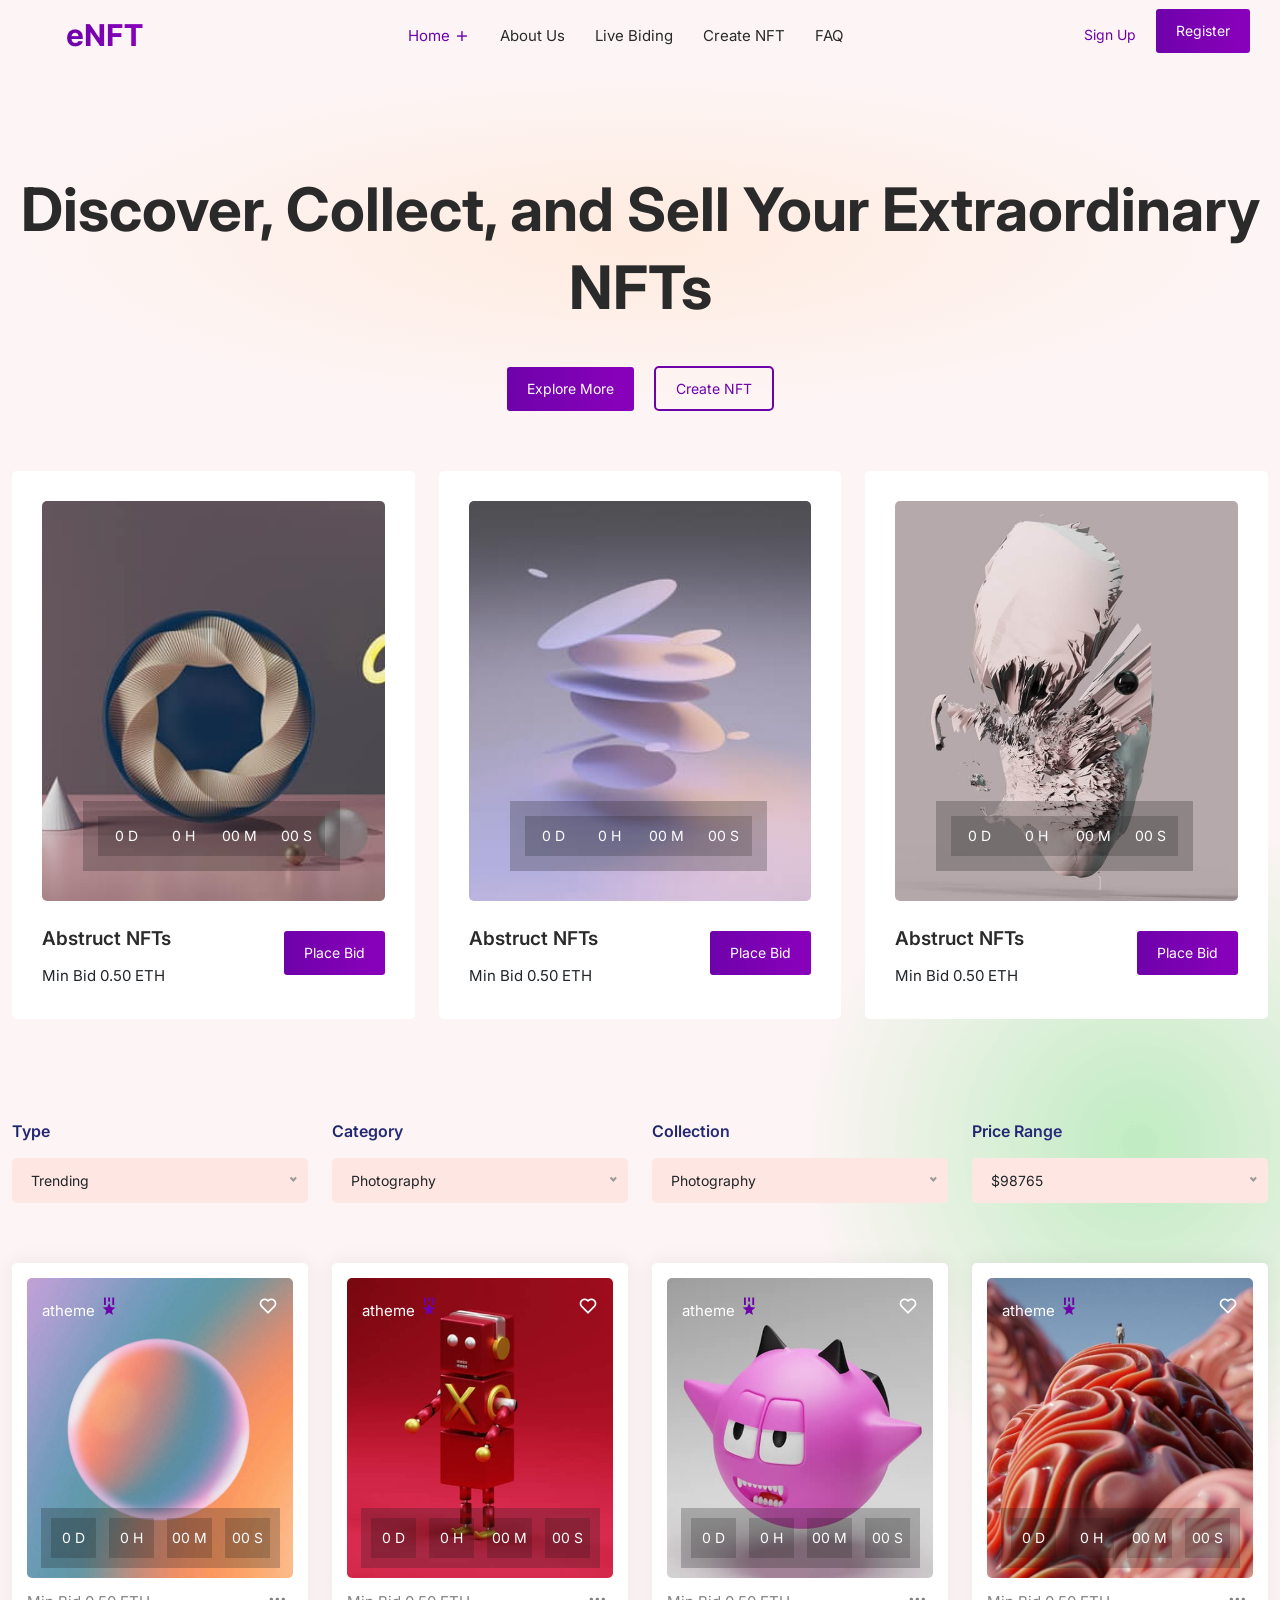
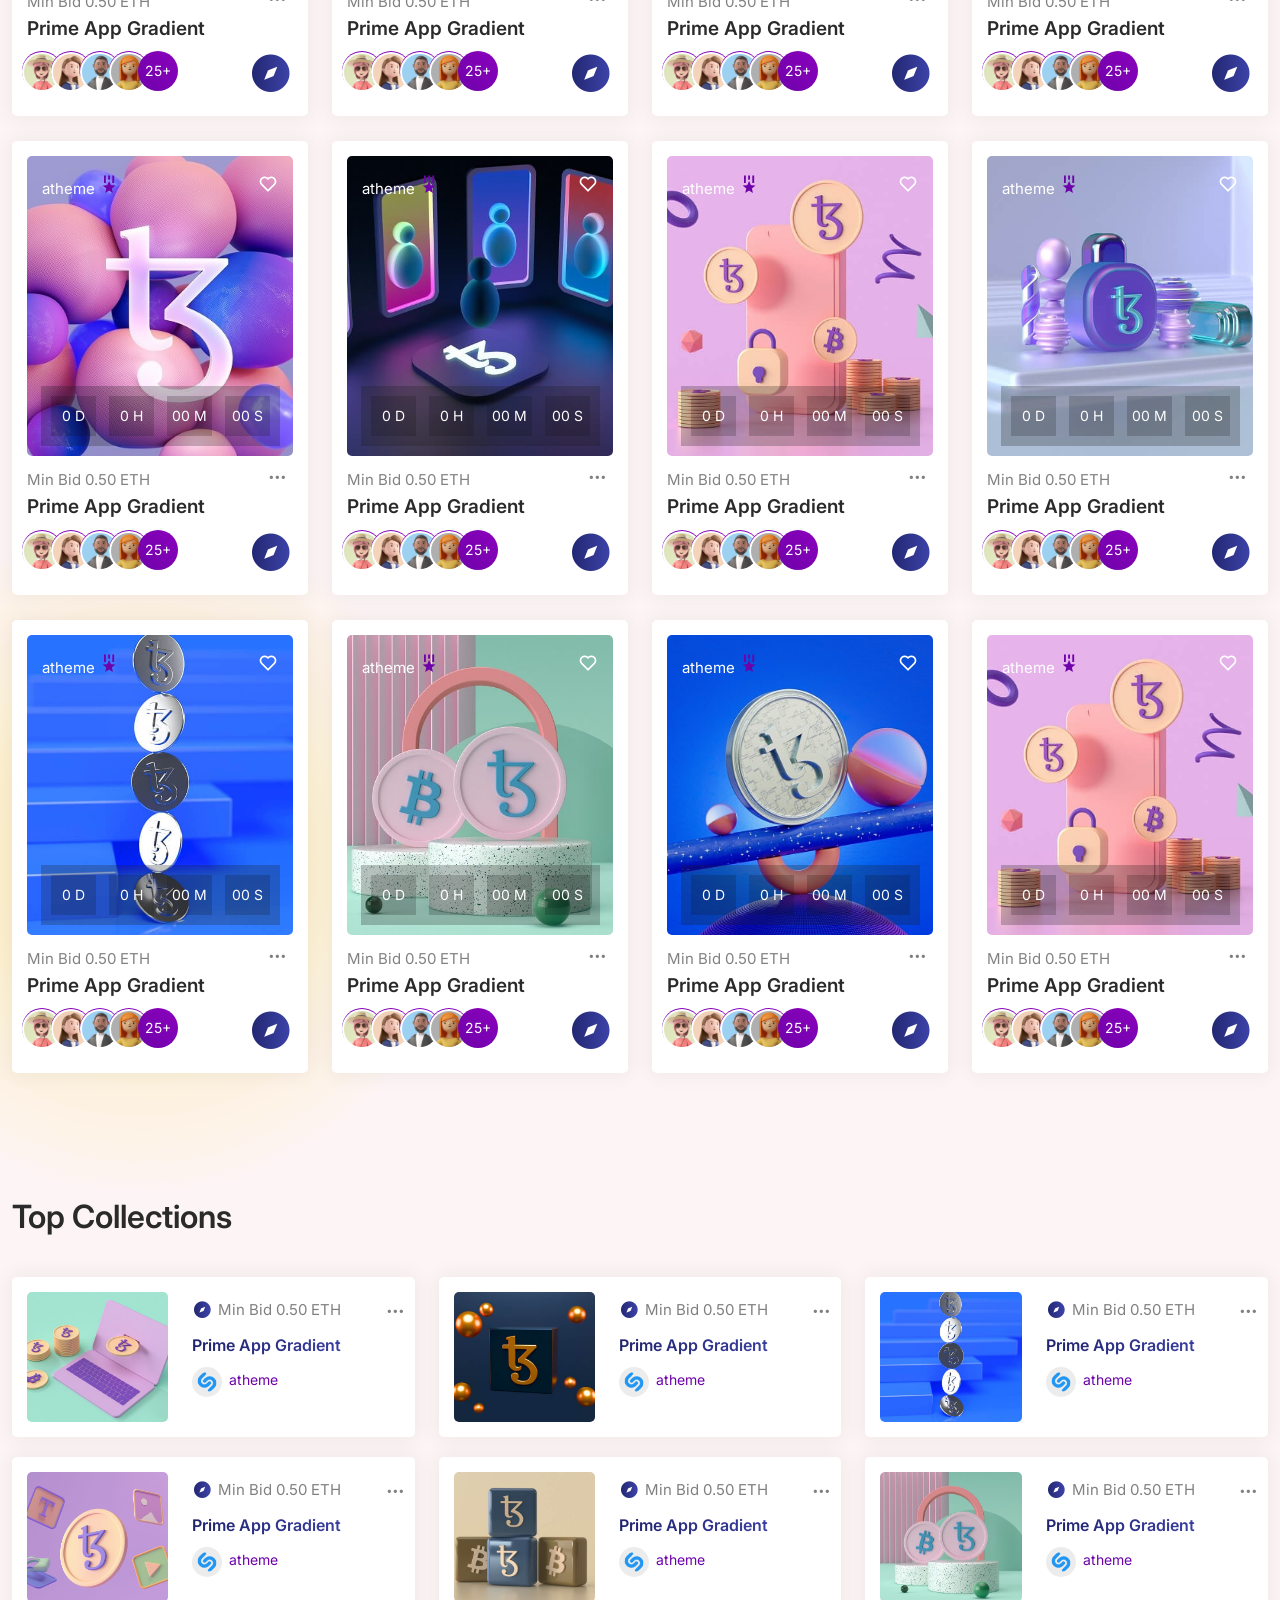
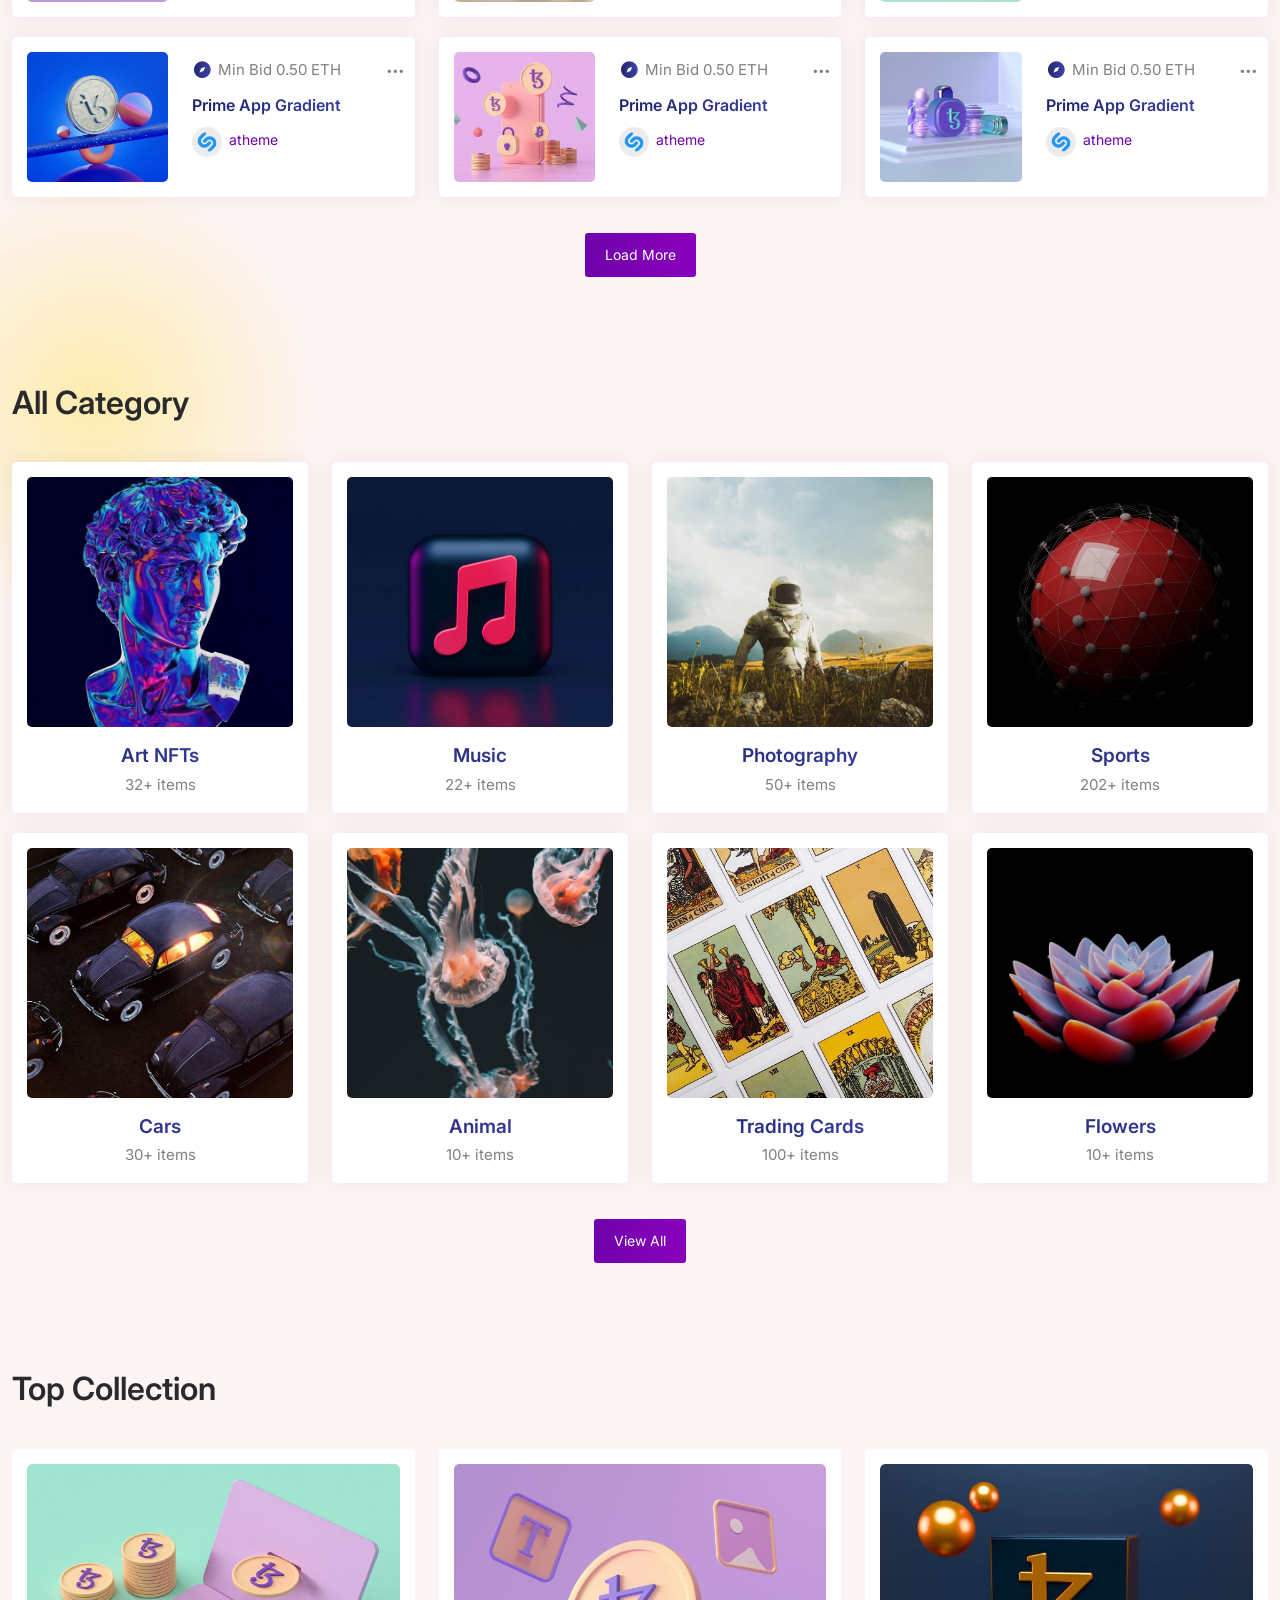
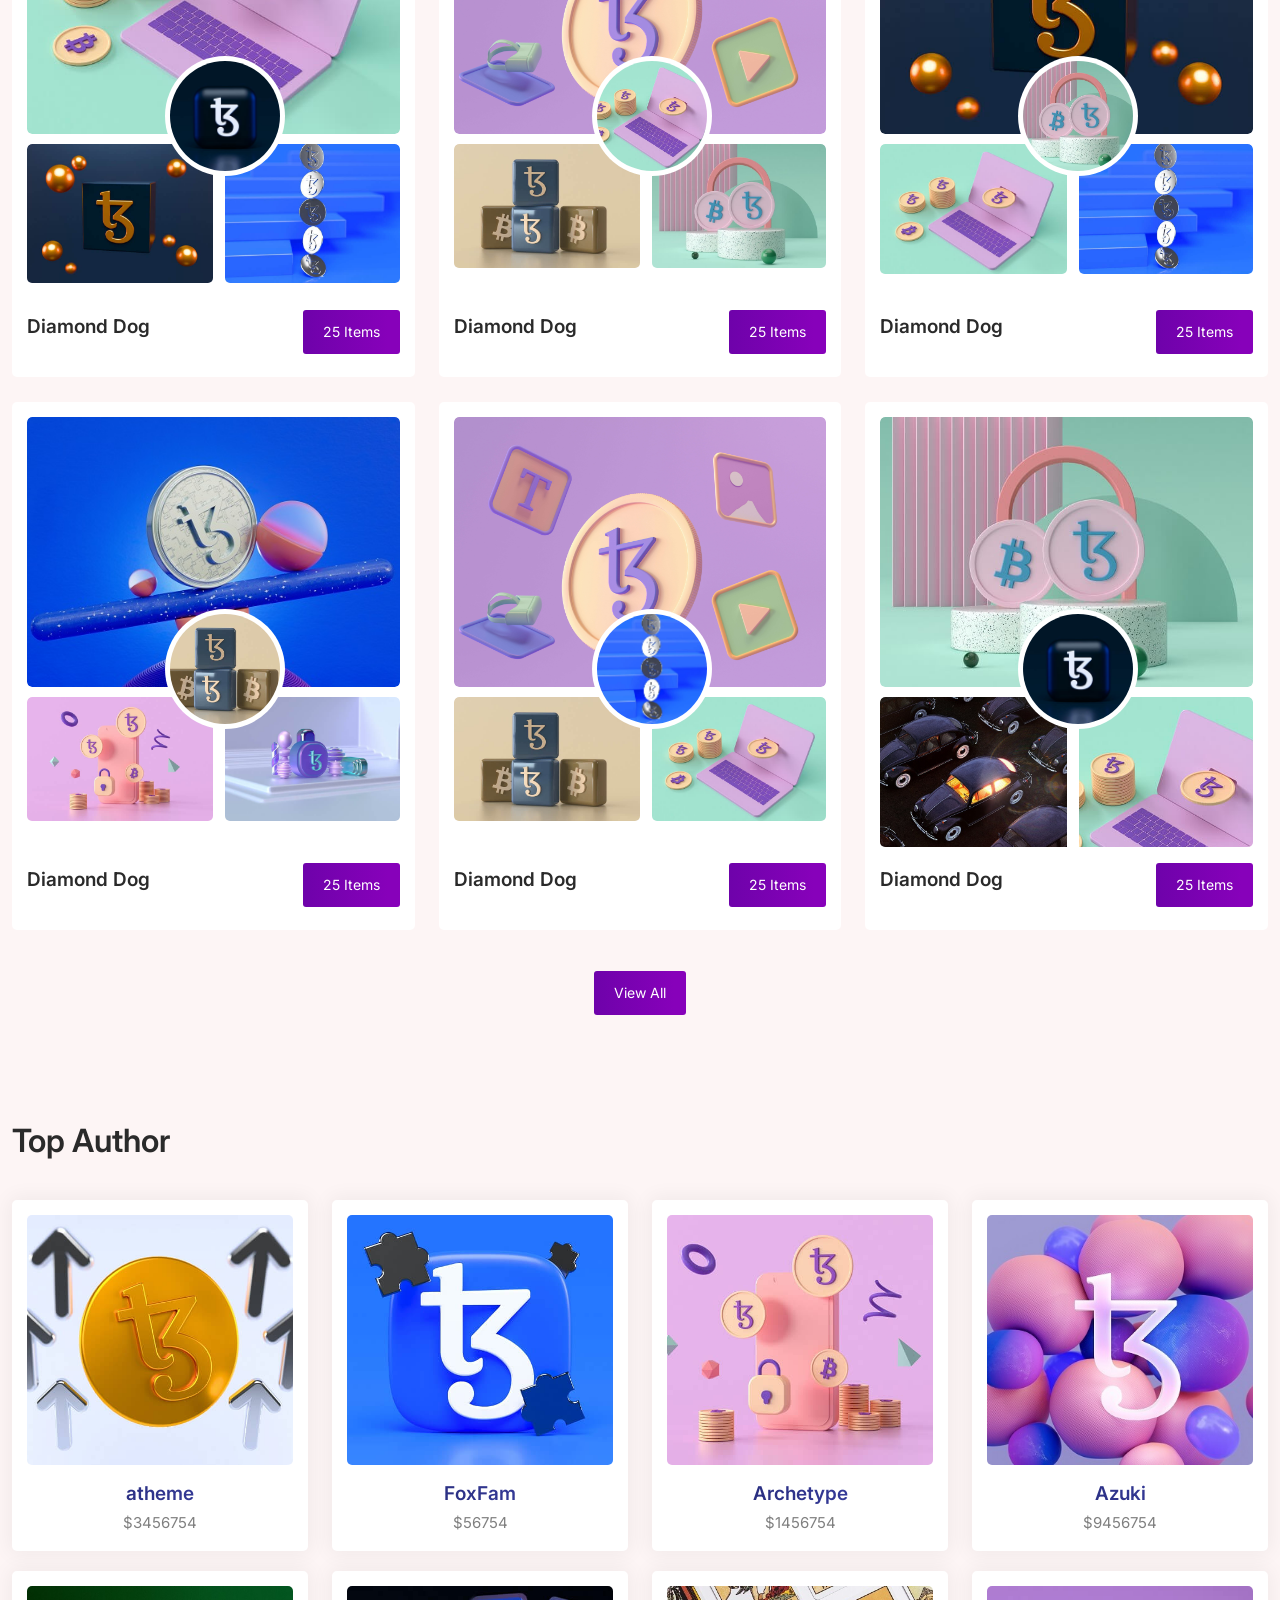
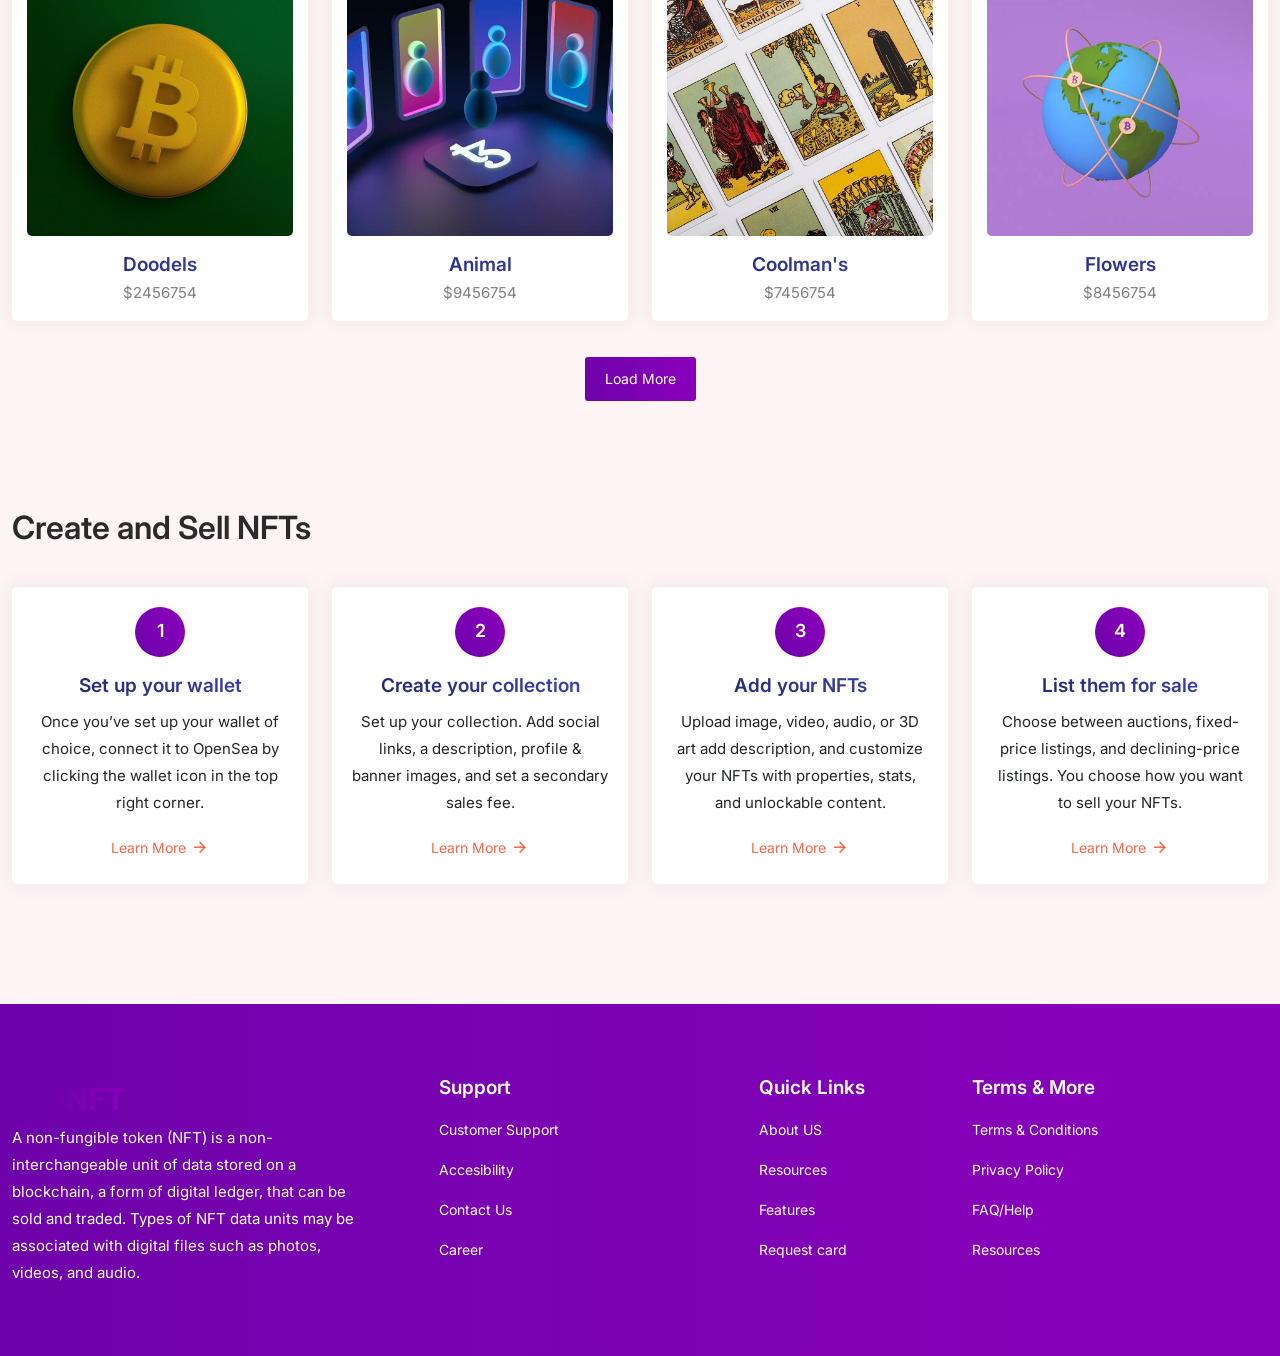
<file: index-2.html>
<!DOCTYPE html>
<html lang="zxx">
  <head>
    <!-- Required meta tags -->
    <meta charset="UTF-8" />
    <meta
      name="viewport"
      content="width=device-width, initial-scale=1, shrink-to-fit=no"
    />
    <!-- Bootstrap CSS -->
    <link rel="stylesheet" href="assets/css/bootstrap.min.css" />
    <!-- MeanMenu CSS -->
    <link rel="stylesheet" href="assets/css/meanmenu.css" />
    <!-- Boxicon CSS -->
    <link rel="stylesheet" href="assets/css/remixicon.css" />

    <!-- Owl Carousel CSS -->
    <link rel="stylesheet" href="assets/css/owl.carousel.min.css" />
    <!-- Magnific CSS -->
    <link rel="stylesheet" href="assets/css/magnific-popup.css" />
    <!-- Main CSS -->
    <link rel="stylesheet" href="assets/css/style.css" />
    <!-- Swiper CSS -->
    <link rel="stylesheet" href="assets/css/swiper-bundle.min.css" />
    <!-- Nice Select CSS -->
    <link rel="stylesheet" href="assets/css/nice-select.css" />
    <!-- Responsive CSS -->
    <link rel="stylesheet" href="assets/css/responsive.css" />
    <!-- Tittle -->
    <title>eNFT - NFT Marketplace HTML Template</title>

    <link rel="icon" type="image/png" href="assets/images/favicon.png" />
  </head>

  <body>
    <!-- PreLoader Start -->
    <div class="loader-content">
      <div class="d-table">
        <div class="d-table-cell">
          <div class="sk-folding-cube">
            <div class="sk-cube1 sk-cube"></div>
            <div class="sk-cube2 sk-cube"></div>
            <div class="sk-cube4 sk-cube"></div>
            <div class="sk-cube3 sk-cube"></div>
          </div>
        </div>
      </div>
    </div>
    <!-- PreLoader End -->

    <!-- Start Navbar Area -->
    <div class="navbar-area">
      <div class="mobile-responsive-nav">
        <div class="container">
          <div class="mobile-responsive-menu">
            <div class="logo">
              <a href="index.html">
                <img src="assets/images/logo.png" alt="logo" />
              </a>
            </div>
          </div>
        </div>
      </div>

      <div class="desktop-nav">
        <div class="container-fluid">
          <nav class="navbar navbar-expand-md navbar-light">
            <a class="navbar-brand" href="index.html">
              <img src="assets/images/logo.png" alt="logo" />
            </a>

            <div
              class="collapse navbar-collapse mean-menu"
              id="navbarSupportedContent"
            >
              <ul class="navbar-nav m-auto">
                <li class="nav-item">
                  <a href="#" class="nav-link dropdown-toggle active"> Home </a>

                  <ul class="dropdown-menu">
                    <li class="nav-item">
                      <a href="index.html" class="nav-link ">Home One</a>
                    </li>
                    <li class="nav-item">
                      <a href="index-2.html" class="nav-link active">Home Two</a>
                    </li>
                    <li class="nav-item">
                      <a href="index-3.html" class="nav-link">Home Three</a>
                    </li>
                    <li class="nav-item">
                      <a href="index-4.html" class="nav-link">Home Three</a>
                    </li>
                  </ul>
                </li>

                <li class="nav-item">
                  <a href="#" class="nav-link"> About Us </a>
                </li>
                <li class="nav-item">
                  <a href="#" class="nav-link"> Live Biding </a>
                </li>

                <li class="nav-item">
                  <a href="#" class="nav-link"> Create NFT </a>
                </li>

                <li class="nav-item">
                  <a href="#" class="nav-link"> FAQ </a>
                </li>

              </ul>

              <div class="others-options">
                <ul class="d-flex align-items-center">
                  <li>
                    <a href="#" class="border-btn"> Sign Up</i></a>
                  </li>
                  <li>
                    <a href="#" class="box-btn"> Register </a>
                  </li>
                </ul>
              </div>
            </div>
          </nav>
        </div>
      </div>


      <div class="others-option-for-responsive">
        <div class="container">
          <div class="dot-menu">
            <div class="inner">
              <div class="circle circle-one"></div>
              <div class="circle circle-two"></div>
              <div class="circle circle-three"></div>
            </div>
          </div>

          <div class="container">
            <div class="option-inner">
              <div
                class="others-options justify-content-center d-flex align-items-center"
              >
                <ul>
                  <li>
                    <a href="login.html" class="default-btn login"> Login </a>
                  </li>
                  <li>
                    <a href="register.html" class="default-btn"> Register </a>
                  </li>
                </ul>
              </div>
            </div>
          </div>
        </div>
      </div>
    </div>
    <!-- End Navbar Area -->

    <!-- Slider Area -->
    <section class="banner-area banner-area-two">
      <div class="d-table">
        <div class="d-table-cell">
          <div class="container">
            <div class="row align-items-center">
              <div class="col-lg-12">
                <div class="banner-content text-center">
                  <h1>Discover, Collect, and Sell Your Extraordinary NFTs</h1>
                  <div class="banner-btn text-center">
                    <a href="contact.html" class="box-btn">Explore More</a>
                    <a href="contact.html" class="border-btn">Create NFT</a>
                  </div>
                </div>
              </div>
              <div class="col-lg-12">
                <div class="row">
                  <div class="col-lg-4">
                    <div class="banner-right">
                      <div class="banner-img">
                        <img src="assets/images/banner/1.jpg" alt="banner" />
                        <div class="counter">
                          <div
                            class="countdown text-center"
                            data-countdown="2022/07/18"
                          ></div>
                        </div>
                      </div>

                      <div class="content">
                        <ul
                          class="d-flex align-items-center justify-content-between pt-4"
                        >
                          <li>
                            <h3>Abstruct NFTs</h3>
                            <p>Min Bid 0.50 ETH</p>
                          </li>
                          <li>
                            <a href="#" class="box-btn">Place Bid</a>
                          </li>
                        </ul>
                      </div>
                    </div>
                  </div>
                  <div class="col-lg-4">
                    <div class="banner-right">
                      <div class="banner-img">
                        <img src="assets/images/banner/2.jpg" alt="banner" />
                        <div class="counter">
                          <div
                            class="countdown text-center"
                            data-countdown="2022/07/18"
                          ></div>
                        </div>
                      </div>

                      <div class="content">
                        <ul
                          class="d-flex align-items-center justify-content-between pt-4"
                        >
                          <li>
                            <h3>Abstruct NFTs</h3>
                            <p>Min Bid 0.50 ETH</p>
                          </li>
                          <li>
                            <a href="#" class="box-btn">Place Bid</a>
                          </li>
                        </ul>
                      </div>
                    </div>
                  </div>
                  <div class="col-lg-4">
                    <div class="banner-right">
                      <div class="banner-img">
                        <img src="assets/images/banner/3.jpg" alt="banner" />
                        <div class="counter">
                          <div
                            class="countdown text-center"
                            data-countdown="2022/07/18"
                          ></div>
                        </div>
                      </div>

                      <div class="content">
                        <ul
                          class="d-flex align-items-center justify-content-between pt-4"
                        >
                          <li>
                            <h3>Abstruct NFTs</h3>
                            <p>Min Bid 0.50 ETH</p>
                          </li>
                          <li>
                            <a href="#" class="box-btn">Place Bid</a>
                          </li>
                        </ul>
                      </div>
                    </div>
                  </div>
                </div>
              </div>
            </div>
          </div>
        </div>
      </div>
    </section>
    <!-- End Slider Area -->

    <!-- Live Bidding Area -->
    <section class="live-area live-area-two ptb-100">
      <div class="container">
        <div class="row">
          <div class="col-lg-3 col-md-6">
            <div class="single-select">
              <h3>Type</h3>
              <div class="nice-select select single-select mr-0" tabindex="0">
                <span class="current">Trending</span>
                <ul class="list">
                  <li data-value="1" class="option selected focus">Trending</li>
                  <li data-value="2" class="option">Best Selling</li>
                  <li data-value="3" class="option">Medium Price</li>
                  <li data-value="3" class="option">Low Price</li>
                </ul>
              </div>
            </div>
          </div>
          <div class="col-lg-3 col-md-6">
            <div class="single-select">
              <h3>Category</h3>
              <div class="nice-select select single-select mr-0" tabindex="0">
                <span class="current">Photography</span>
                <ul class="list">
                  <li data-value="1" class="option selected focus">
                    Photography
                  </li>
                  <li data-value="2" class="option">Music</li>
                  <li data-value="3" class="option">Sports</li>
                  <li data-value="3" class="option">Art</li>
                </ul>
              </div>
            </div>
          </div>
          <div class="col-lg-3 col-md-6">
            <div class="single-select">
              <h3>Collection</h3>
              <div class="nice-select select single-select mr-0" tabindex="0">
                <span class="current">Photography</span>
                <ul class="list">
                  <li data-value="1" class="option selected focus">
                    Photography
                  </li>
                  <li data-value="2" class="option">Music</li>
                  <li data-value="3" class="option">Sports</li>
                  <li data-value="3" class="option">Art</li>
                </ul>
              </div>
            </div>
          </div>
          <div class="col-lg-3 col-md-6">
            <div class="single-select">
              <h3>Price Range</h3>
              <div class="nice-select select single-select mr-0" tabindex="0">
                <span class="current">$98765</span>
                <ul class="list">
                  <li data-value="1" class="option selected focus">$98765</li>
                  <li data-value="2" class="option">$23652</li>
                  <li data-value="3" class="option">$98124</li>
                  <li data-value="3" class="option">$123456</li>
                </ul>
              </div>
            </div>
          </div>
        </div>
        <div class="row">
          <div class="col-lg-3 col-md-6">
            <div class="single-bid">
              <div class="img">
                <img src="assets/images/bidding/1.1.jpg" alt="bidding" />
                <div class="counter">
                  <div
                    class="countdown text-center"
                    data-countdown="2022/07/18"
                  ></div>
                </div>
                <div class="top-bid d-flex justify-content-between">
                  <div class="name">
                    <p>atheme <i class="ri-medal-2-fill"></i></p>
                  </div>
                  <a href="#"> <i class="ri-heart-line"></i></a>
                </div>
              </div>
              <div class="content">
                <div class="top d-flex justify-content-between">
                  <p>Min Bid 0.50 ETH</p>
                  <div class="dropdown">
                    <button class="more-btn" data-bs-toggle="dropdown">
                      <i class="ri-more-fill"></i>
                    </button>
                    <ul class="dropdown-menu">
                      <li>
                        <a class="dropdown-item" href="#"
                          ><i class="ri-share-line"></i
                        ></a>
                      </li>
                      <li>
                        <a class="dropdown-item" href="#"
                          ><i class="ri-shopping-cart-line"></i
                        ></a>
                      </li>
                    </ul>
                  </div>
                </div>
                <h3>Prime App Gradient</h3>

                <ul class="user">
                  <li>
                    <img src="assets/images/bidding/user/1.jpg" alt="user" />
                  </li>
                  <li>
                    <img src="assets/images/bidding/user/2.jpg" alt="user" />
                  </li>
                  <li>
                    <img src="assets/images/bidding/user/3.jpg" alt="user" />
                  </li>
                  <li>
                    <img src="assets/images/bidding/user/4.jpg" alt="user" />
                  </li>
                  <li>25+</li>
                  <a
                    href="#"
                    class="float-end bid-btn"
                    data-bs-toggle="tooltip"
                    data-bs-placement="top"
                    title="Place Bid"
                  >
                    <i class="ri-compass-fill"></i
                  ></a>
                </ul>
              </div>
            </div>
          </div>
          <div class="col-lg-3 col-md-6">
            <div class="single-bid">
              <div class="img">
                <img src="assets/images/bidding/1.2.jpg" alt="bidding" />
                <div class="counter">
                  <div
                    class="countdown text-center"
                    data-countdown="2022/07/18"
                  ></div>
                </div>
                <div class="top-bid d-flex justify-content-between">
                  <div class="name">
                    <p>atheme <i class="ri-medal-2-fill"></i></p>
                  </div>
                  <a href="#"> <i class="ri-heart-line"></i></a>
                </div>
              </div>
              <div class="content">
                <div class="top d-flex justify-content-between">
                  <p>Min Bid 0.50 ETH</p>
                  <div class="dropdown">
                    <button class="more-btn" data-bs-toggle="dropdown">
                      <i class="ri-more-fill"></i>
                    </button>
                    <ul class="dropdown-menu">
                      <li>
                        <a class="dropdown-item" href="#"
                          ><i class="ri-share-line"></i
                        ></a>
                      </li>
                      <li>
                        <a class="dropdown-item" href="#"
                          ><i class="ri-shopping-cart-line"></i
                        ></a>
                      </li>
                    </ul>
                  </div>
                </div>
                <h3>Prime App Gradient</h3>
                <ul class="user">
                  <li>
                    <img src="assets/images/bidding/user/1.jpg" alt="user" />
                  </li>
                  <li>
                    <img src="assets/images/bidding/user/2.jpg" alt="user" />
                  </li>
                  <li>
                    <img src="assets/images/bidding/user/3.jpg" alt="user" />
                  </li>
                  <li>
                    <img src="assets/images/bidding/user/4.jpg" alt="user" />
                  </li>
                  <li>25+</li>
                  <a
                    href="#"
                    class="float-end bid-btn"
                    data-bs-toggle="tooltip"
                    data-bs-placement="top"
                    title="Place Bid"
                  >
                    <i class="ri-compass-fill"></i
                  ></a>
                </ul>
              </div>
            </div>
          </div>
          <div class="col-lg-3 col-md-6">
            <div class="single-bid">
              <div class="img">
                <img src="assets/images/bidding/1.3.jpg" alt="bidding" />
                <div class="counter">
                  <div
                    class="countdown text-center"
                    data-countdown="2022/07/18"
                  ></div>
                </div>
                <div class="top-bid d-flex justify-content-between">
                  <div class="name">
                    <p>atheme <i class="ri-medal-2-fill"></i></p>
                  </div>
                  <a href="#"> <i class="ri-heart-line"></i></a>
                </div>
              </div>
              <div class="content">
                <div class="top d-flex justify-content-between">
                  <p>Min Bid 0.50 ETH</p>
                  <div class="dropdown">
                    <button class="more-btn" data-bs-toggle="dropdown">
                      <i class="ri-more-fill"></i>
                    </button>
                    <ul class="dropdown-menu">
                      <li>
                        <a class="dropdown-item" href="#"
                          ><i class="ri-share-line"></i
                        ></a>
                      </li>
                      <li>
                        <a class="dropdown-item" href="#"
                          ><i class="ri-shopping-cart-line"></i
                        ></a>
                      </li>
                    </ul>
                  </div>
                </div>
                <h3>Prime App Gradient</h3>
                <ul class="user">
                  <li>
                    <img src="assets/images/bidding/user/1.jpg" alt="user" />
                  </li>
                  <li>
                    <img src="assets/images/bidding/user/2.jpg" alt="user" />
                  </li>
                  <li>
                    <img src="assets/images/bidding/user/3.jpg" alt="user" />
                  </li>
                  <li>
                    <img src="assets/images/bidding/user/4.jpg" alt="user" />
                  </li>
                  <li>25+</li>
                  <a
                    href="#"
                    class="float-end bid-btn"
                    data-bs-toggle="tooltip"
                    data-bs-placement="top"
                    title="Place Bid"
                  >
                    <i class="ri-compass-fill"></i
                  ></a>
                </ul>
              </div>
            </div>
          </div>
          <div class="col-lg-3 col-md-6">
            <div class="single-bid">
              <div class="img">
                <img src="assets/images/bidding/1.4.jpg" alt="bidding" />
                <div class="counter">
                  <div
                    class="countdown text-center"
                    data-countdown="2022/07/18"
                  ></div>
                </div>
                <div class="top-bid d-flex justify-content-between">
                  <div class="name">
                    <p>atheme <i class="ri-medal-2-fill"></i></p>
                  </div>
                  <a href="#"> <i class="ri-heart-line"></i></a>
                </div>
              </div>
              <div class="content">
                <div class="top d-flex justify-content-between">
                  <p>Min Bid 0.50 ETH</p>
                  <div class="dropdown">
                    <button class="more-btn" data-bs-toggle="dropdown">
                      <i class="ri-more-fill"></i>
                    </button>
                    <ul class="dropdown-menu">
                      <li>
                        <a class="dropdown-item" href="#"
                          ><i class="ri-share-line"></i
                        ></a>
                      </li>
                      <li>
                        <a class="dropdown-item" href="#"
                          ><i class="ri-shopping-cart-line"></i
                        ></a>
                      </li>
                    </ul>
                  </div>
                </div>
                <h3>Prime App Gradient</h3>
                <ul class="user">
                  <li>
                    <img src="assets/images/bidding/user/1.jpg" alt="user" />
                  </li>
                  <li>
                    <img src="assets/images/bidding/user/2.jpg" alt="user" />
                  </li>
                  <li>
                    <img src="assets/images/bidding/user/3.jpg" alt="user" />
                  </li>
                  <li>
                    <img src="assets/images/bidding/user/4.jpg" alt="user" />
                  </li>
                  <li>25+</li>
                  <a
                    href="#"
                    class="float-end bid-btn"
                    data-bs-toggle="tooltip"
                    data-bs-placement="top"
                    title="Place Bid"
                  >
                    <i class="ri-compass-fill"></i
                  ></a>
                </ul>
              </div>
            </div>
          </div>
          <div class="col-lg-3 col-md-6">
            <div class="single-bid">
              <div class="img">
                <img src="assets/images/bidding/1.jpg" alt="bidding" />
                <div class="counter">
                  <div
                    class="countdown text-center"
                    data-countdown="2022/07/18"
                  ></div>
                </div>
                <div class="top-bid d-flex justify-content-between">
                  <div class="name">
                    <p>atheme <i class="ri-medal-2-fill"></i></p>
                  </div>
                  <a href="#"> <i class="ri-heart-line"></i></a>
                </div>
              </div>
              <div class="content">
                <div class="top d-flex justify-content-between">
                  <p>Min Bid 0.50 ETH</p>
                  <div class="dropdown">
                    <button class="more-btn" data-bs-toggle="dropdown">
                      <i class="ri-more-fill"></i>
                    </button>
                    <ul class="dropdown-menu">
                      <li>
                        <a class="dropdown-item" href="#"
                          ><i class="ri-share-line"></i
                        ></a>
                      </li>
                      <li>
                        <a class="dropdown-item" href="#"
                          ><i class="ri-shopping-cart-line"></i
                        ></a>
                      </li>
                    </ul>
                  </div>
                </div>
                <h3>Prime App Gradient</h3>

                <ul class="user">
                  <li>
                    <img src="assets/images/bidding/user/1.jpg" alt="user" />
                  </li>
                  <li>
                    <img src="assets/images/bidding/user/2.jpg" alt="user" />
                  </li>
                  <li>
                    <img src="assets/images/bidding/user/3.jpg" alt="user" />
                  </li>
                  <li>
                    <img src="assets/images/bidding/user/4.jpg" alt="user" />
                  </li>
                  <li>25+</li>
                  <a
                    href="#"
                    class="float-end bid-btn"
                    data-bs-toggle="tooltip"
                    data-bs-placement="top"
                    title="Place Bid"
                  >
                    <i class="ri-compass-fill"></i
                  ></a>
                </ul>
              </div>
            </div>
          </div>
          <div class="col-lg-3 col-md-6">
            <div class="single-bid">
              <div class="img">
                <img src="assets/images/bidding/2.jpg" alt="bidding" />
                <div class="counter">
                  <div
                    class="countdown text-center"
                    data-countdown="2022/07/18"
                  ></div>
                </div>
                <div class="top-bid d-flex justify-content-between">
                  <div class="name">
                    <p>atheme <i class="ri-medal-2-fill"></i></p>
                  </div>
                  <a href="#"> <i class="ri-heart-line"></i></a>
                </div>
              </div>
              <div class="content">
                <div class="top d-flex justify-content-between">
                  <p>Min Bid 0.50 ETH</p>
                  <div class="dropdown">
                    <button class="more-btn" data-bs-toggle="dropdown">
                      <i class="ri-more-fill"></i>
                    </button>
                    <ul class="dropdown-menu">
                      <li>
                        <a class="dropdown-item" href="#"
                          ><i class="ri-share-line"></i
                        ></a>
                      </li>
                      <li>
                        <a class="dropdown-item" href="#"
                          ><i class="ri-shopping-cart-line"></i
                        ></a>
                      </li>
                    </ul>
                  </div>
                </div>
                <h3>Prime App Gradient</h3>
                <ul class="user">
                  <li>
                    <img src="assets/images/bidding/user/1.jpg" alt="user" />
                  </li>
                  <li>
                    <img src="assets/images/bidding/user/2.jpg" alt="user" />
                  </li>
                  <li>
                    <img src="assets/images/bidding/user/3.jpg" alt="user" />
                  </li>
                  <li>
                    <img src="assets/images/bidding/user/4.jpg" alt="user" />
                  </li>
                  <li>25+</li>
                  <a
                    href="#"
                    class="float-end bid-btn"
                    data-bs-toggle="tooltip"
                    data-bs-placement="top"
                    title="Place Bid"
                  >
                    <i class="ri-compass-fill"></i
                  ></a>
                </ul>
              </div>
            </div>
          </div>
          <div class="col-lg-3 col-md-6">
            <div class="single-bid">
              <div class="img">
                <img src="assets/images/bidding/3.jpg" alt="bidding" />
                <div class="counter">
                  <div
                    class="countdown text-center"
                    data-countdown="2022/07/18"
                  ></div>
                </div>
                <div class="top-bid d-flex justify-content-between">
                  <div class="name">
                    <p>atheme <i class="ri-medal-2-fill"></i></p>
                  </div>
                  <a href="#"> <i class="ri-heart-line"></i></a>
                </div>
              </div>
              <div class="content">
                <div class="top d-flex justify-content-between">
                  <p>Min Bid 0.50 ETH</p>
                  <div class="dropdown">
                    <button class="more-btn" data-bs-toggle="dropdown">
                      <i class="ri-more-fill"></i>
                    </button>
                    <ul class="dropdown-menu">
                      <li>
                        <a class="dropdown-item" href="#"
                          ><i class="ri-share-line"></i
                        ></a>
                      </li>
                      <li>
                        <a class="dropdown-item" href="#"
                          ><i class="ri-shopping-cart-line"></i
                        ></a>
                      </li>
                    </ul>
                  </div>
                </div>
                <h3>Prime App Gradient</h3>
                <ul class="user">
                  <li>
                    <img src="assets/images/bidding/user/1.jpg" alt="user" />
                  </li>
                  <li>
                    <img src="assets/images/bidding/user/2.jpg" alt="user" />
                  </li>
                  <li>
                    <img src="assets/images/bidding/user/3.jpg" alt="user" />
                  </li>
                  <li>
                    <img src="assets/images/bidding/user/4.jpg" alt="user" />
                  </li>
                  <li>25+</li>
                  <a
                    href="#"
                    class="float-end bid-btn"
                    data-bs-toggle="tooltip"
                    data-bs-placement="top"
                    title="Place Bid"
                  >
                    <i class="ri-compass-fill"></i
                  ></a>
                </ul>
              </div>
            </div>
          </div>
          <div class="col-lg-3 col-md-6">
            <div class="single-bid">
              <div class="img">
                <img src="assets/images/bidding/4.jpg" alt="bidding" />
                <div class="counter">
                  <div
                    class="countdown text-center"
                    data-countdown="2022/07/18"
                  ></div>
                </div>
                <div class="top-bid d-flex justify-content-between">
                  <div class="name">
                    <p>atheme <i class="ri-medal-2-fill"></i></p>
                  </div>
                  <a href="#"> <i class="ri-heart-line"></i></a>
                </div>
              </div>
              <div class="content">
                <div class="top d-flex justify-content-between">
                  <p>Min Bid 0.50 ETH</p>
                  <div class="dropdown">
                    <button class="more-btn" data-bs-toggle="dropdown">
                      <i class="ri-more-fill"></i>
                    </button>
                    <ul class="dropdown-menu">
                      <li>
                        <a class="dropdown-item" href="#"
                          ><i class="ri-share-line"></i
                        ></a>
                      </li>
                      <li>
                        <a class="dropdown-item" href="#"
                          ><i class="ri-shopping-cart-line"></i
                        ></a>
                      </li>
                    </ul>
                  </div>
                </div>
                <h3>Prime App Gradient</h3>
                <ul class="user">
                  <li>
                    <img src="assets/images/bidding/user/1.jpg" alt="user" />
                  </li>
                  <li>
                    <img src="assets/images/bidding/user/2.jpg" alt="user" />
                  </li>
                  <li>
                    <img src="assets/images/bidding/user/3.jpg" alt="user" />
                  </li>
                  <li>
                    <img src="assets/images/bidding/user/4.jpg" alt="user" />
                  </li>
                  <li>25+</li>
                  <a
                    href="#"
                    class="float-end bid-btn"
                    data-bs-toggle="tooltip"
                    data-bs-placement="top"
                    title="Place Bid"
                  >
                    <i class="ri-compass-fill"></i
                  ></a>
                </ul>
              </div>
            </div>
          </div>
          <div class="col-lg-3 col-md-6">
            <div class="single-bid">
              <div class="img">
                <img src="assets/images/bidding/5.jpg" alt="bidding" />
                <div class="counter">
                  <div
                    class="countdown text-center"
                    data-countdown="2022/07/18"
                  ></div>
                </div>
                <div class="top-bid d-flex justify-content-between">
                  <div class="name">
                    <p>atheme <i class="ri-medal-2-fill"></i></p>
                  </div>
                  <a href="#"> <i class="ri-heart-line"></i></a>
                </div>
              </div>
              <div class="content">
                <div class="top d-flex justify-content-between">
                  <p>Min Bid 0.50 ETH</p>
                  <div class="dropdown">
                    <button class="more-btn" data-bs-toggle="dropdown">
                      <i class="ri-more-fill"></i>
                    </button>
                    <ul class="dropdown-menu">
                      <li>
                        <a class="dropdown-item" href="#"
                          ><i class="ri-share-line"></i
                        ></a>
                      </li>
                      <li>
                        <a class="dropdown-item" href="#"
                          ><i class="ri-shopping-cart-line"></i
                        ></a>
                      </li>
                    </ul>
                  </div>
                </div>
                <h3>Prime App Gradient</h3>

                <ul class="user">
                  <li>
                    <img src="assets/images/bidding/user/1.jpg" alt="user" />
                  </li>
                  <li>
                    <img src="assets/images/bidding/user/2.jpg" alt="user" />
                  </li>
                  <li>
                    <img src="assets/images/bidding/user/3.jpg" alt="user" />
                  </li>
                  <li>
                    <img src="assets/images/bidding/user/4.jpg" alt="user" />
                  </li>
                  <li>25+</li>
                  <a
                    href="#"
                    class="float-end bid-btn"
                    data-bs-toggle="tooltip"
                    data-bs-placement="top"
                    title="Place Bid"
                  >
                    <i class="ri-compass-fill"></i
                  ></a>
                </ul>
              </div>
            </div>
          </div>
          <div class="col-lg-3 col-md-6">
            <div class="single-bid">
              <div class="img">
                <img src="assets/images/bidding/6.jpg" alt="bidding" />
                <div class="counter">
                  <div
                    class="countdown text-center"
                    data-countdown="2022/07/18"
                  ></div>
                </div>
                <div class="top-bid d-flex justify-content-between">
                  <div class="name">
                    <p>atheme <i class="ri-medal-2-fill"></i></p>
                  </div>
                  <a href="#"> <i class="ri-heart-line"></i></a>
                </div>
              </div>
              <div class="content">
                <div class="top d-flex justify-content-between">
                  <p>Min Bid 0.50 ETH</p>
                  <div class="dropdown">
                    <button class="more-btn" data-bs-toggle="dropdown">
                      <i class="ri-more-fill"></i>
                    </button>
                    <ul class="dropdown-menu">
                      <li>
                        <a class="dropdown-item" href="#"
                          ><i class="ri-share-line"></i
                        ></a>
                      </li>
                      <li>
                        <a class="dropdown-item" href="#"
                          ><i class="ri-shopping-cart-line"></i
                        ></a>
                      </li>
                    </ul>
                  </div>
                </div>
                <h3>Prime App Gradient</h3>
                <ul class="user">
                  <li>
                    <img src="assets/images/bidding/user/1.jpg" alt="user" />
                  </li>
                  <li>
                    <img src="assets/images/bidding/user/2.jpg" alt="user" />
                  </li>
                  <li>
                    <img src="assets/images/bidding/user/3.jpg" alt="user" />
                  </li>
                  <li>
                    <img src="assets/images/bidding/user/4.jpg" alt="user" />
                  </li>
                  <li>25+</li>
                  <a
                    href="#"
                    class="float-end bid-btn"
                    data-bs-toggle="tooltip"
                    data-bs-placement="top"
                    title="Place Bid"
                  >
                    <i class="ri-compass-fill"></i
                  ></a>
                </ul>
              </div>
            </div>
          </div>
          <div class="col-lg-3 col-md-6">
            <div class="single-bid">
              <div class="img">
                <img src="assets/images/bidding/7.jpg" alt="bidding" />
                <div class="counter">
                  <div
                    class="countdown text-center"
                    data-countdown="2022/07/18"
                  ></div>
                </div>
                <div class="top-bid d-flex justify-content-between">
                  <div class="name">
                    <p>atheme <i class="ri-medal-2-fill"></i></p>
                  </div>
                  <a href="#"> <i class="ri-heart-line"></i></a>
                </div>
              </div>
              <div class="content">
                <div class="top d-flex justify-content-between">
                  <p>Min Bid 0.50 ETH</p>
                  <div class="dropdown">
                    <button class="more-btn" data-bs-toggle="dropdown">
                      <i class="ri-more-fill"></i>
                    </button>
                    <ul class="dropdown-menu">
                      <li>
                        <a class="dropdown-item" href="#"
                          ><i class="ri-share-line"></i
                        ></a>
                      </li>
                      <li>
                        <a class="dropdown-item" href="#"
                          ><i class="ri-shopping-cart-line"></i
                        ></a>
                      </li>
                    </ul>
                  </div>
                </div>
                <h3>Prime App Gradient</h3>
                <ul class="user">
                  <li>
                    <img src="assets/images/bidding/user/1.jpg" alt="user" />
                  </li>
                  <li>
                    <img src="assets/images/bidding/user/2.jpg" alt="user" />
                  </li>
                  <li>
                    <img src="assets/images/bidding/user/3.jpg" alt="user" />
                  </li>
                  <li>
                    <img src="assets/images/bidding/user/4.jpg" alt="user" />
                  </li>
                  <li>25+</li>
                  <a
                    href="#"
                    class="float-end bid-btn"
                    data-bs-toggle="tooltip"
                    data-bs-placement="top"
                    title="Place Bid"
                  >
                    <i class="ri-compass-fill"></i
                  ></a>
                </ul>
              </div>
            </div>
          </div>
          <div class="col-lg-3 col-md-6">
            <div class="single-bid">
              <div class="img">
                <img src="assets/images/bidding/8.jpg" alt="bidding" />
                <div class="counter">
                  <div
                    class="countdown text-center"
                    data-countdown="2022/07/18"
                  ></div>
                </div>
                <div class="top-bid d-flex justify-content-between">
                  <div class="name">
                    <p>atheme <i class="ri-medal-2-fill"></i></p>
                  </div>
                  <a href="#"> <i class="ri-heart-line"></i></a>
                </div>
              </div>
              <div class="content">
                <div class="top d-flex justify-content-between">
                  <p>Min Bid 0.50 ETH</p>
                  <div class="dropdown">
                    <button class="more-btn" data-bs-toggle="dropdown">
                      <i class="ri-more-fill"></i>
                    </button>
                    <ul class="dropdown-menu">
                      <li>
                        <a class="dropdown-item" href="#"
                          ><i class="ri-share-line"></i
                        ></a>
                      </li>
                      <li>
                        <a class="dropdown-item" href="#"
                          ><i class="ri-shopping-cart-line"></i
                        ></a>
                      </li>
                    </ul>
                  </div>
                </div>
                <h3>Prime App Gradient</h3>
                <ul class="user">
                  <li>
                    <img src="assets/images/bidding/user/1.jpg" alt="user" />
                  </li>
                  <li>
                    <img src="assets/images/bidding/user/2.jpg" alt="user" />
                  </li>
                  <li>
                    <img src="assets/images/bidding/user/3.jpg" alt="user" />
                  </li>
                  <li>
                    <img src="assets/images/bidding/user/4.jpg" alt="user" />
                  </li>
                  <li>25+</li>
                  <a
                    href="#"
                    class="float-end bid-btn"
                    data-bs-toggle="tooltip"
                    data-bs-placement="top"
                    title="Place Bid"
                  >
                    <i class="ri-compass-fill"></i
                  ></a>
                </ul>
              </div>
            </div>
          </div>
        </div>
        <div class="shape">
          <img src="assets/images/shape/1.png" alt="shape" />
        </div>
        <div class="shape-2">
          <img src="assets/images/shape/2.png" alt="shape" />
        </div>
      </div>
    </section>
    <!--  End Live Bidding Area -->

    <!-- Top Collection Area -->
    <section class="collection-area">
      <div class="container">
        <h2>Top Collections</h2>
        <div class="row">
          <div class="col-lg-4 col-md-6">
            <div class="single-collection">
              <div class="row">
                <div class="col-5">
                  <div class="img">
                    <img
                      src="assets/images/collection/1.jpg"
                      alt="collection"
                    />
                  </div>
                </div>
                <div class="col-6 pe-0">
                  <p><i class="ri-compass-fill"></i> Min Bid 0.50 ETH</p>
                  <h3>Prime App Gradient</h3>
                  <ul class="brand d-flex align-items-center">
                    <li>
                      <img
                        src="assets/images/collection/brand.png"
                        alt="brand"
                      />
                    </li>
                    <li>atheme</li>
                  </ul>
                </div>
                <div class="col-1 ps-0">
                  <div class="dropdown">
                    <button class="more-btn" data-bs-toggle="dropdown">
                      <i class="ri-more-fill"></i>
                    </button>
                    <ul class="dropdown-menu">
                      <li>
                        <a class="dropdown-item" href="#"
                          ><i class="ri-share-line"></i
                        ></a>
                      </li>
                      <li>
                        <a class="dropdown-item" href="#"
                          ><i class="ri-shopping-cart-line"></i
                        ></a>
                      </li>
                    </ul>
                  </div>
                </div>
              </div>
            </div>
          </div>
          <div class="col-lg-4 col-md-6">
            <div class="single-collection">
              <div class="row">
                <div class="col-5">
                  <div class="img">
                    <img
                      src="assets/images/collection/2.jpg"
                      alt="collection"
                    />
                  </div>
                </div>
                <div class="col-6 pe-0">
                  <p><i class="ri-compass-fill"></i> Min Bid 0.50 ETH</p>
                  <h3>Prime App Gradient</h3>
                  <ul class="brand d-flex align-items-center">
                    <li>
                      <img
                        src="assets/images/collection/brand.png"
                        alt="brand"
                      />
                    </li>
                    <li>atheme</li>
                  </ul>
                </div>
                <div class="col-1 ps-0">
                  <div class="dropdown">
                    <button class="more-btn" data-bs-toggle="dropdown">
                      <i class="ri-more-fill"></i>
                    </button>
                    <ul class="dropdown-menu">
                      <li>
                        <a class="dropdown-item" href="#"
                          ><i class="ri-share-line"></i
                        ></a>
                      </li>
                      <li>
                        <a class="dropdown-item" href="#"
                          ><i class="ri-shopping-cart-line"></i
                        ></a>
                      </li>
                    </ul>
                  </div>
                </div>
              </div>
            </div>
          </div>
          <div class="col-lg-4 col-md-6">
            <div class="single-collection">
              <div class="row">
                <div class="col-5">
                  <div class="img">
                    <img
                      src="assets/images/collection/3.jpg"
                      alt="collection"
                    />
                  </div>
                </div>
                <div class="col-6 pe-0">
                  <p><i class="ri-compass-fill"></i> Min Bid 0.50 ETH</p>
                  <h3>Prime App Gradient</h3>
                  <ul class="brand d-flex align-items-center">
                    <li>
                      <img
                        src="assets/images/collection/brand.png"
                        alt="brand"
                      />
                    </li>
                    <li>atheme</li>
                  </ul>
                </div>
                <div class="col-1 ps-0">
                  <div class="dropdown">
                    <button class="more-btn" data-bs-toggle="dropdown">
                      <i class="ri-more-fill"></i>
                    </button>
                    <ul class="dropdown-menu">
                      <li>
                        <a class="dropdown-item" href="#"
                          ><i class="ri-share-line"></i
                        ></a>
                      </li>
                      <li>
                        <a class="dropdown-item" href="#"
                          ><i class="ri-shopping-cart-line"></i
                        ></a>
                      </li>
                    </ul>
                  </div>
                </div>
              </div>
            </div>
          </div>
          <div class="col-lg-4 col-md-6">
            <div class="single-collection">
              <div class="row">
                <div class="col-5">
                  <div class="img">
                    <img
                      src="assets/images/collection/4.jpg"
                      alt="collection"
                    />
                  </div>
                </div>
                <div class="col-6 pe-0">
                  <p><i class="ri-compass-fill"></i> Min Bid 0.50 ETH</p>
                  <h3>Prime App Gradient</h3>
                  <ul class="brand d-flex align-items-center">
                    <li>
                      <img
                        src="assets/images/collection/brand.png"
                        alt="brand"
                      />
                    </li>
                    <li>atheme</li>
                  </ul>
                </div>
                <div class="col-1 ps-0">
                  <div class="dropdown">
                    <button class="more-btn" data-bs-toggle="dropdown">
                      <i class="ri-more-fill"></i>
                    </button>
                    <ul class="dropdown-menu">
                      <li>
                        <a class="dropdown-item" href="#"
                          ><i class="ri-share-line"></i
                        ></a>
                      </li>
                      <li>
                        <a class="dropdown-item" href="#"
                          ><i class="ri-shopping-cart-line"></i
                        ></a>
                      </li>
                    </ul>
                  </div>
                </div>
              </div>
            </div>
          </div>
          <div class="col-lg-4 col-md-6">
            <div class="single-collection">
              <div class="row">
                <div class="col-5">
                  <div class="img">
                    <img
                      src="assets/images/collection/5.jpg"
                      alt="collection"
                    />
                  </div>
                </div>
                <div class="col-6 pe-0">
                  <p><i class="ri-compass-fill"></i> Min Bid 0.50 ETH</p>
                  <h3>Prime App Gradient</h3>
                  <ul class="brand d-flex align-items-center">
                    <li>
                      <img
                        src="assets/images/collection/brand.png"
                        alt="brand"
                      />
                    </li>
                    <li>atheme</li>
                  </ul>
                </div>
                <div class="col-1 ps-0">
                  <div class="dropdown">
                    <button class="more-btn" data-bs-toggle="dropdown">
                      <i class="ri-more-fill"></i>
                    </button>
                    <ul class="dropdown-menu">
                      <li>
                        <a class="dropdown-item" href="#"
                          ><i class="ri-share-line"></i
                        ></a>
                      </li>
                      <li>
                        <a class="dropdown-item" href="#"
                          ><i class="ri-shopping-cart-line"></i
                        ></a>
                      </li>
                    </ul>
                  </div>
                </div>
              </div>
            </div>
          </div>
          <div class="col-lg-4 col-md-6">
            <div class="single-collection">
              <div class="row">
                <div class="col-5">
                  <div class="img">
                    <img
                      src="assets/images/collection/6.jpg"
                      alt="collection"
                    />
                  </div>
                </div>
                <div class="col-6 pe-0">
                  <p><i class="ri-compass-fill"></i> Min Bid 0.50 ETH</p>
                  <h3>Prime App Gradient</h3>
                  <ul class="brand d-flex align-items-center">
                    <li>
                      <img
                        src="assets/images/collection/brand.png"
                        alt="brand"
                      />
                    </li>
                    <li>atheme</li>
                  </ul>
                </div>
                <div class="col-1 ps-0">
                  <div class="dropdown">
                    <button class="more-btn" data-bs-toggle="dropdown">
                      <i class="ri-more-fill"></i>
                    </button>
                    <ul class="dropdown-menu">
                      <li>
                        <a class="dropdown-item" href="#"
                          ><i class="ri-share-line"></i
                        ></a>
                      </li>
                      <li>
                        <a class="dropdown-item" href="#"
                          ><i class="ri-shopping-cart-line"></i
                        ></a>
                      </li>
                    </ul>
                  </div>
                </div>
              </div>
            </div>
          </div>
          <div class="col-lg-4 col-md-6">
            <div class="single-collection">
              <div class="row">
                <div class="col-5">
                  <div class="img">
                    <img
                      src="assets/images/collection/7.jpg"
                      alt="collection"
                    />
                  </div>
                </div>
                <div class="col-6 pe-0">
                  <p><i class="ri-compass-fill"></i> Min Bid 0.50 ETH</p>
                  <h3>Prime App Gradient</h3>
                  <ul class="brand d-flex align-items-center">
                    <li>
                      <img
                        src="assets/images/collection/brand.png"
                        alt="brand"
                      />
                    </li>
                    <li>atheme</li>
                  </ul>
                </div>
                <div class="col-1 ps-0">
                  <div class="dropdown">
                    <button class="more-btn" data-bs-toggle="dropdown">
                      <i class="ri-more-fill"></i>
                    </button>
                    <ul class="dropdown-menu">
                      <li>
                        <a class="dropdown-item" href="#"
                          ><i class="ri-share-line"></i
                        ></a>
                      </li>
                      <li>
                        <a class="dropdown-item" href="#"
                          ><i class="ri-shopping-cart-line"></i
                        ></a>
                      </li>
                    </ul>
                  </div>
                </div>
              </div>
            </div>
          </div>
          <div class="col-lg-4 col-md-6">
            <div class="single-collection">
              <div class="row">
                <div class="col-5">
                  <div class="img">
                    <img
                      src="assets/images/collection/8.jpg"
                      alt="collection"
                    />
                  </div>
                </div>
                <div class="col-6 pe-0">
                  <p><i class="ri-compass-fill"></i> Min Bid 0.50 ETH</p>
                  <h3>Prime App Gradient</h3>
                  <ul class="brand d-flex align-items-center">
                    <li>
                      <img
                        src="assets/images/collection/brand.png"
                        alt="brand"
                      />
                    </li>
                    <li>atheme</li>
                  </ul>
                </div>
                <div class="col-1 ps-0">
                  <div class="dropdown">
                    <button class="more-btn" data-bs-toggle="dropdown">
                      <i class="ri-more-fill"></i>
                    </button>
                    <ul class="dropdown-menu">
                      <li>
                        <a class="dropdown-item" href="#"
                          ><i class="ri-share-line"></i
                        ></a>
                      </li>
                      <li>
                        <a class="dropdown-item" href="#"
                          ><i class="ri-shopping-cart-line"></i
                        ></a>
                      </li>
                    </ul>
                  </div>
                </div>
              </div>
            </div>
          </div>
          <div class="col-lg-4 col-md-6">
            <div class="single-collection">
              <div class="row">
                <div class="col-5">
                  <div class="img">
                    <img
                      src="assets/images/collection/9.jpg"
                      alt="collection"
                    />
                  </div>
                </div>
                <div class="col-6 pe-0">
                  <p><i class="ri-compass-fill"></i> Min Bid 0.50 ETH</p>
                  <h3>Prime App Gradient</h3>
                  <ul class="brand d-flex align-items-center">
                    <li>
                      <img
                        src="assets/images/collection/brand.png"
                        alt="brand"
                      />
                    </li>
                    <li>atheme</li>
                  </ul>
                </div>
                <div class="col-1 ps-0">
                  <div class="dropdown">
                    <button class="more-btn" data-bs-toggle="dropdown">
                      <i class="ri-more-fill"></i>
                    </button>
                    <ul class="dropdown-menu">
                      <li>
                        <a class="dropdown-item" href="#"
                          ><i class="ri-share-line"></i
                        ></a>
                      </li>
                      <li>
                        <a class="dropdown-item" href="#"
                          ><i class="ri-shopping-cart-line"></i
                        ></a>
                      </li>
                    </ul>
                  </div>
                </div>
              </div>
            </div>
          </div>
          <div class="col-lg-12 text-center mt-3">
            <a href="#" class="box-btn">Load More</a>
          </div>
        </div>
        <div class="shape">
          <img src="assets/images/shape/2.png" alt="shape" />
        </div>
      </div>
    </section>
    <!-- End Top Collection Area -->

    <!-- All Category Area -->
    <section class="category-area pt-100">
      <div class="container">
        <h2>All Category</h2>
        <div class="row">
          <div class="col-lg-3 col-md-6">
            <div class="single-cat">
              <div class="img">
                <img src="assets/images/cat/1.jpg" alt="cat" />
              </div>
              <div class="content">
                <h3>Art NFTs</h3>
                <p>32+ items</p>
              </div>
            </div>
          </div>
          <div class="col-lg-3 col-md-6">
            <div class="single-cat">
              <div class="img">
                <img src="assets/images/cat/2.jpg" alt="cat" />
              </div>
              <div class="content">
                <h3>Music</h3>
                <p>22+ items</p>
              </div>
            </div>
          </div>
          <div class="col-lg-3 col-md-6">
            <div class="single-cat">
              <div class="img">
                <img src="assets/images/cat/3.jpg" alt="cat" />
              </div>
              <div class="content">
                <h3>Photography</h3>
                <p>50+ items</p>
              </div>
            </div>
          </div>
          <div class="col-lg-3 col-md-6">
            <div class="single-cat">
              <div class="img">
                <img src="assets/images/cat/4.jpg" alt="cat" />
              </div>
              <div class="content">
                <h3>Sports</h3>
                <p>202+ items</p>
              </div>
            </div>
          </div>
          <div class="col-lg-3 col-md-6">
            <div class="single-cat">
              <div class="img">
                <img src="assets/images/cat/5.jpg" alt="cat" />
              </div>
              <div class="content">
                <h3>Cars</h3>
                <p>30+ items</p>
              </div>
            </div>
          </div>
          <div class="col-lg-3 col-md-6">
            <div class="single-cat">
              <div class="img">
                <img src="assets/images/cat/6.jpg" alt="cat" />
              </div>
              <div class="content">
                <h3>Animal</h3>
                <p>10+ items</p>
              </div>
            </div>
          </div>
          <div class="col-lg-3 col-md-6">
            <div class="single-cat">
              <div class="img">
                <img src="assets/images/cat/7.jpg" alt="cat" />
              </div>
              <div class="content">
                <h3>Trading Cards</h3>
                <p>100+ items</p>
              </div>
            </div>
          </div>
          <div class="col-lg-3 col-md-6">
            <div class="single-cat">
              <div class="img">
                <img src="assets/images/cat/8.jpg" alt="cat" />
              </div>
              <div class="content">
                <h3>Flowers</h3>
                <p>10+ items</p>
              </div>
            </div>
          </div>
          <div class="col-12 text-center mt-3">
            <a href="#" class="box-btn">View All</a>
          </div>
        </div>
      </div>
    </section>
    <!-- End All Category Area -->

    <!-- Collection Area -->
    <section class="top-collection-area pt-100">
      <div class="container">
        <h2>Top Collection</h2>
        <div class="row">
          <div class="col-lg-4">
            <div class="single-top">
              <div class="top-img">
                <a href="#">
                  <img src="assets/images/collection/1.jpg" alt="collection" />
                </a>
              </div>
              <div class="middle-img">
                <img src="assets/images/collection/m1.jpg" alt="collection" />
              </div>
              <div class="bottom-img">
                <div class="row">
                  <div class="col-6 pe-0">
                    <img
                      src="assets/images/collection/2.jpg"
                      alt="collection"
                    />
                  </div>
                  <div class="col-6">
                    <img
                      src="assets/images/collection/3.jpg"
                      alt="collection"
                    />
                  </div>
                </div>
              </div>
              <div
                class="content d-flex justify-content-between align-items-center pt-3 pb-2"
              >
                <h3>Diamond Dog</h3>
                <a href="#" class="box-btn"> 25 Items</a>
              </div>
            </div>
          </div>
          <div class="col-lg-4">
            <div class="single-top">
              <div class="top-img">
                <a href="#">
                  <img src="assets/images/collection/4.jpg" alt="collection" />
                </a>
              </div>
              <div class="middle-img">
                <img src="assets/images/collection/1.jpg" alt="collection" />
              </div>
              <div class="bottom-img">
                <div class="row">
                  <div class="col-6 pe-0">
                    <img
                      src="assets/images/collection/5.jpg"
                      alt="collection"
                    />
                  </div>
                  <div class="col-6">
                    <img
                      src="assets/images/collection/6.jpg"
                      alt="collection"
                    />
                  </div>
                </div>
              </div>
              <div
                class="content d-flex justify-content-between align-items-center pt-3 pb-2"
              >
                <h3>Diamond Dog</h3>
                <a href="#" class="box-btn"> 25 Items</a>
              </div>
            </div>
          </div>
          <div class="col-lg-4">
            <div class="single-top">
              <div class="top-img">
                <a href="#">
                  <img src="assets/images/collection/2.jpg" alt="collection" />
                </a>
              </div>
              <div class="middle-img">
                <img src="assets/images/collection/6.jpg" alt="collection" />
              </div>
              <div class="bottom-img">
                <div class="row">
                  <div class="col-6 pe-0">
                    <img
                      src="assets/images/collection/1.jpg"
                      alt="collection"
                    />
                  </div>
                  <div class="col-6">
                    <img
                      src="assets/images/collection/3.jpg"
                      alt="collection"
                    />
                  </div>
                </div>
              </div>
              <div
                class="content d-flex justify-content-between align-items-center pt-3 pb-2"
              >
                <h3>Diamond Dog</h3>
                <a href="#" class="box-btn"> 25 Items</a>
              </div>
            </div>
          </div>
          <div class="col-lg-4">
            <div class="single-top">
              <div class="top-img">
                <a href="#">
                  <img src="assets/images/collection/7.jpg" alt="collection" />
                </a>
              </div>
              <div class="middle-img">
                <img src="assets/images/collection/5.jpg" alt="collection" />
              </div>
              <div class="bottom-img">
                <div class="row">
                  <div class="col-6 pe-0">
                    <img
                      src="assets/images/collection/8.jpg"
                      alt="collection"
                    />
                  </div>
                  <div class="col-6">
                    <img
                      src="assets/images/collection/9.jpg"
                      alt="collection"
                    />
                  </div>
                </div>
              </div>
              <div
                class="content d-flex justify-content-between align-items-center pt-3 pb-2"
              >
                <h3>Diamond Dog</h3>
                <a href="#" class="box-btn"> 25 Items</a>
              </div>
            </div>
          </div>
          <div class="col-lg-4">
            <div class="single-top">
              <div class="top-img">
                <a href="#">
                  <img src="assets/images/collection/4.jpg" alt="collection" />
                </a>
              </div>
              <div class="middle-img">
                <img src="assets/images/collection/3.jpg" alt="collection" />
              </div>
              <div class="bottom-img">
                <div class="row">
                  <div class="col-6 pe-0">
                    <img
                      src="assets/images/collection/5.jpg"
                      alt="collection"
                    />
                  </div>
                  <div class="col-6">
                    <img
                      src="assets/images/collection/1.jpg"
                      alt="collection"
                    />
                  </div>
                </div>
              </div>
              <div
                class="content d-flex justify-content-between align-items-center pt-3 pb-2"
              >
                <h3>Diamond Dog</h3>
                <a href="#" class="box-btn"> 25 Items</a>
              </div>
            </div>
          </div>
          <div class="col-lg-4">
            <div class="single-top">
              <div class="top-img">
                <a href="#">
                  <img src="assets/images/collection/6.jpg" alt="collection" />
                </a>
              </div>
              <div class="middle-img">
                <img src="assets/images/collection/m1.jpg" alt="collection" />
              </div>
              <div class="bottom-img">
                <div class="row">
                  <div class="col-6 pe-0">
                    <img
                      src="assets/images/collection/10.jpg"
                      alt="collection"
                    />
                  </div>
                  <div class="col-6">
                    <img
                      src="assets/images/collection/1.jpg"
                      alt="collection"
                    />
                  </div>
                </div>
              </div>
              <div
                class="content d-flex justify-content-between align-items-center pt-3 pb-2"
              >
                <h3>Diamond Dog</h3>
                <a href="#" class="box-btn"> 25 Items</a>
              </div>
            </div>
          </div>
          <div class="col-12 text-center mt-3">
            <a href="#" class="box-btn">View All</a>
          </div>
        </div>
      </div>
    </section>
    <!--  End Collection Area -->

    <!-- All Author Area -->
    <section class="author-area pt-100">
      <div class="container">
        <h2>Top Author</h2>
        <div class="row">
          <div class="col-lg-3 col-md-6">
            <div class="single-author">
              <div class="img">
                <img src="assets/images/author/1.jpg" alt="author" />
              </div>
              <div class="content">
                <h3>atheme</h3>
                <p>$3456754</p>
              </div>
            </div>
          </div>
          <div class="col-lg-3 col-md-6">
            <div class="single-author">
              <div class="img">
                <img src="assets/images/author/2.jpg" alt="author" />
              </div>
              <div class="content">
                <h3>FoxFam</h3>
                <p>$56754</p>
              </div>
            </div>
          </div>
          <div class="col-lg-3 col-md-6">
            <div class="single-author">
              <div class="img">
                <img src="assets/images/author/3.jpg" alt="author" />
              </div>
              <div class="content">
                <h3>Archetype</h3>
                <p>$1456754</p>
              </div>
            </div>
          </div>
          <div class="col-lg-3 col-md-6">
            <div class="single-author">
              <div class="img">
                <img src="assets/images/author/4.jpg" alt="author" />
              </div>
              <div class="content">
                <h3>Azuki</h3>
                <p>$9456754</p>
              </div>
            </div>
          </div>
          <div class="col-lg-3 col-md-6">
            <div class="single-author">
              <div class="img">
                <img src="assets/images/author/5.jpg" alt="author" />
              </div>
              <div class="content">
                <h3>Doodels</h3>
                <p>$2456754</p>
              </div>
            </div>
          </div>
          <div class="col-lg-3 col-md-6">
            <div class="single-author">
              <div class="img">
                <img src="assets/images/author/6.jpg" alt="author" />
              </div>
              <div class="content">
                <h3>Animal</h3>
                <p>$9456754</p>
              </div>
            </div>
          </div>
          <div class="col-lg-3 col-md-6">
            <div class="single-author">
              <div class="img">
                <img src="assets/images/author/7.jpg" alt="author" />
              </div>
              <div class="content">
                <h3>Coolman's</h3>
                <p>$7456754</p>
              </div>
            </div>
          </div>
          <div class="col-lg-3 col-md-6">
            <div class="single-author">
              <div class="img">
                <img src="assets/images/author/8.jpg" alt="author" />
              </div>
              <div class="content">
                <h3>Flowers</h3>
                <p>$8456754</p>
              </div>
            </div>
          </div>
          <div class="col-12 text-center mt-3">
            <a href="#" class="box-btn">Load More</a>
          </div>
        </div>
      </div>
    </section>
    <!-- End All Author Area -->

    <!-- Create Nft Area -->
    <section class="create-area ptb-100">
      <div class="container">
        <h2>Create and Sell NFTs</h2>
        <div class="row">
          <div class="col-lg-3 col-md-6">
            <div class="single-create">
              <h4>1</h4>
              <h3>Set up your wallet</h3>
              <p>
                Once you’ve set up your wallet of choice, connect it to OpenSea
                by clicking the wallet icon in the top right corner.
              </p>
              <a href="#">Learn More <i class="ri-arrow-right-line"></i></a>
            </div>
          </div>
          <div class="col-lg-3 col-md-6">
            <div class="single-create">
              <h4>2</h4>
              <h3>Create your collection</h3>
              <p>
                Set up your collection. Add social links, a description, profile
                & banner images, and set a secondary sales fee.
              </p>
              <a href="#">Learn More <i class="ri-arrow-right-line"></i></a>
            </div>
          </div>
          <div class="col-lg-3 col-md-6">
            <div class="single-create">
              <h4>3</h4>
              <h3>Add your NFTs</h3>
              <p>
                Upload image, video, audio, or 3D art add description, and
                customize your NFTs with properties, stats, and unlockable
                content.
              </p>
              <a href="#">Learn More <i class="ri-arrow-right-line"></i></a>
            </div>
          </div>
          <div class="col-lg-3 col-md-6">
            <div class="single-create">
              <h4>4</h4>
              <h3>List them for sale</h3>
              <p>
                Choose between auctions, fixed-price listings, and
                declining-price listings. You choose how you want to sell your
                NFTs.
              </p>
              <a href="#">Learn More <i class="ri-arrow-right-line"></i></a>
            </div>
          </div>
        </div>
      </div>
    </section>
    <!-- End Create Nft Area -->

    <!-- Footer Area -->
    <footer class="footer-area pt-100">
      <div class="container">
        <div class="row">
          <div class="col-lg-4 col-md-6">
            <div class="content first">
              <div class="logo">
                <a href="index.html"
                  ><img src="assets/images/logo.png" alt="logo"
                /></a>
              </div>
              <p>
                A non-fungible token (NFT) is a non-interchangeable unit of data
                stored on a blockchain, a form of digital ledger, that can be
                sold and traded. Types of NFT data units may be associated with
                digital files such as photos, videos, and audio.
              </p>
            </div>
          </div>
          <div class="col-lg-3 col-md-6 col-md-6">
            <div class="content ml-15">
              <h3>Support</h3>
              <ul class="footer-list">
                <li><a href="#">Customer Support</a></li>
                <li><a href="#">Accesibility</a></li>
                <li><a href="#">Contact Us</a></li>
                <li><a href="#">Career</a></li>
              </ul>
            </div>
          </div>
          <div class="col-lg-2 col-md-6">
            <div class="content">
              <h3>Quick Links</h3>
              <ul class="footer-list">
                <li><a href="#">About US</a></li>
                <li><a href="#">Resources</a></li>
                <li><a href="#">Features</a></li>
                <li><a href="#">Request card</a></li>
              </ul>
            </div>
          </div>
          <div class="col-lg-3 col-md-6 col-md-6">
            <div class="content contacts">
              <h3 class="ml-40">Terms & More</h3>
              <ul class="footer-list">
                <li><a href="#">Terms & Conditions</a></li>
                <li><a href="#">Privacy Policy</a></li>
                <li><a href="#">FAQ/Help</a></li>
                <li><a href="#">Resources</a></li>
              </ul>
            </div>
          </div>
        </div>
      </div>
    </footer>
    <!-- End Footer Area -->

    <!-- Scroll top -->
    <div class="go-top">
      <i class="ri-arrow-up-line"></i>
    </div>

    <!-- Jquery Slim JS -->
    <script src="assets/js/jquery-3.5.0.min.js"></script>
    <!-- Boostrap Js  -->
    <script src="assets/js/bootstrap.min.js"></script>
    <!-- MeanMenu JS -->
    <script src="assets/js/jquery.meanmenu.js"></script>
    <!-- Owl carasol Js -->
    <script src="assets/js/owl.carousel.min.js"></script>
    <!-- Magnific Popup Js -->
    <script src="assets/js/magnific-popup.min.js"></script>
    <!-- Nice Select Js -->
    <script src="assets/js/jquery.nice-select.js"></script>
    <!-- Countdown Js -->
    <script src="assets/js/jquery.countdown.min.js"></script>
    <!-- Swiper Js -->
    <script src="assets/js/swiper-bundle.min.js"></script>
    <!-- Main js -->
    <script src="assets/js/main.js"></script>
  </body>
</html>
</file>
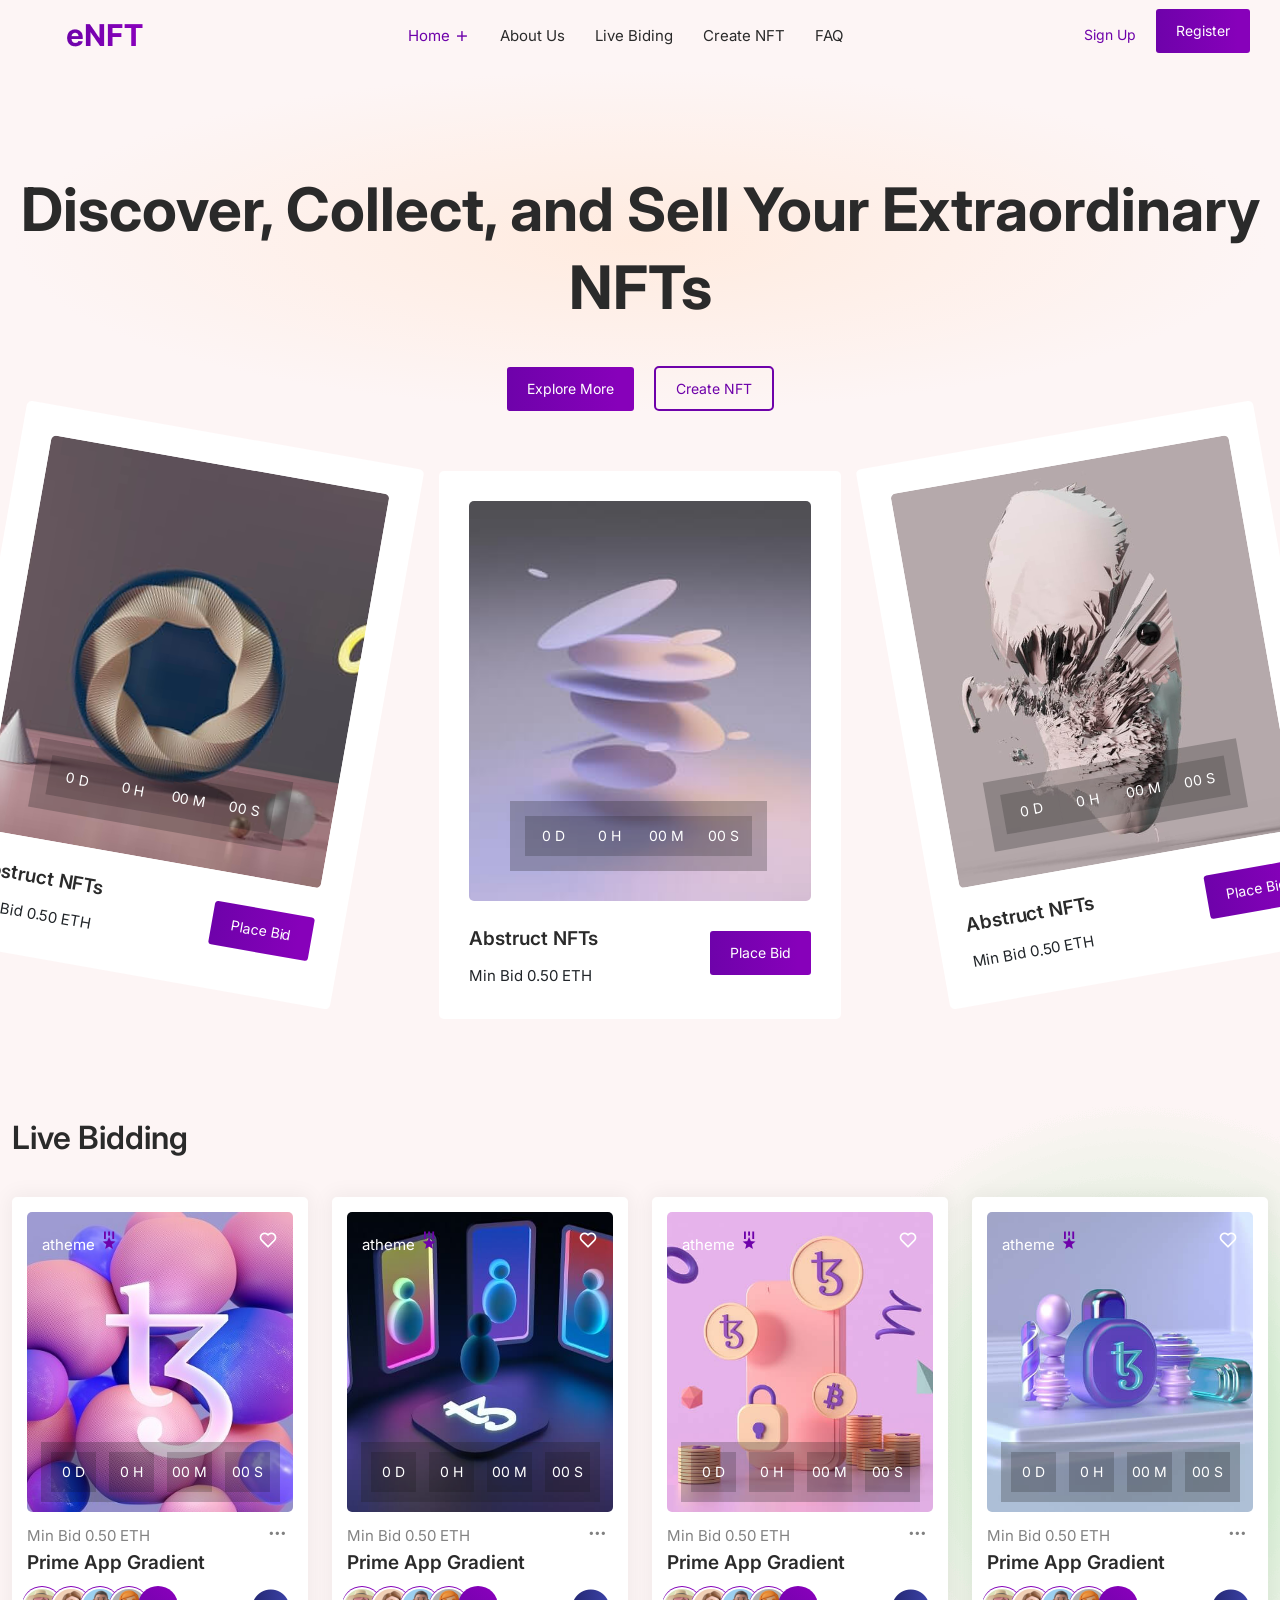
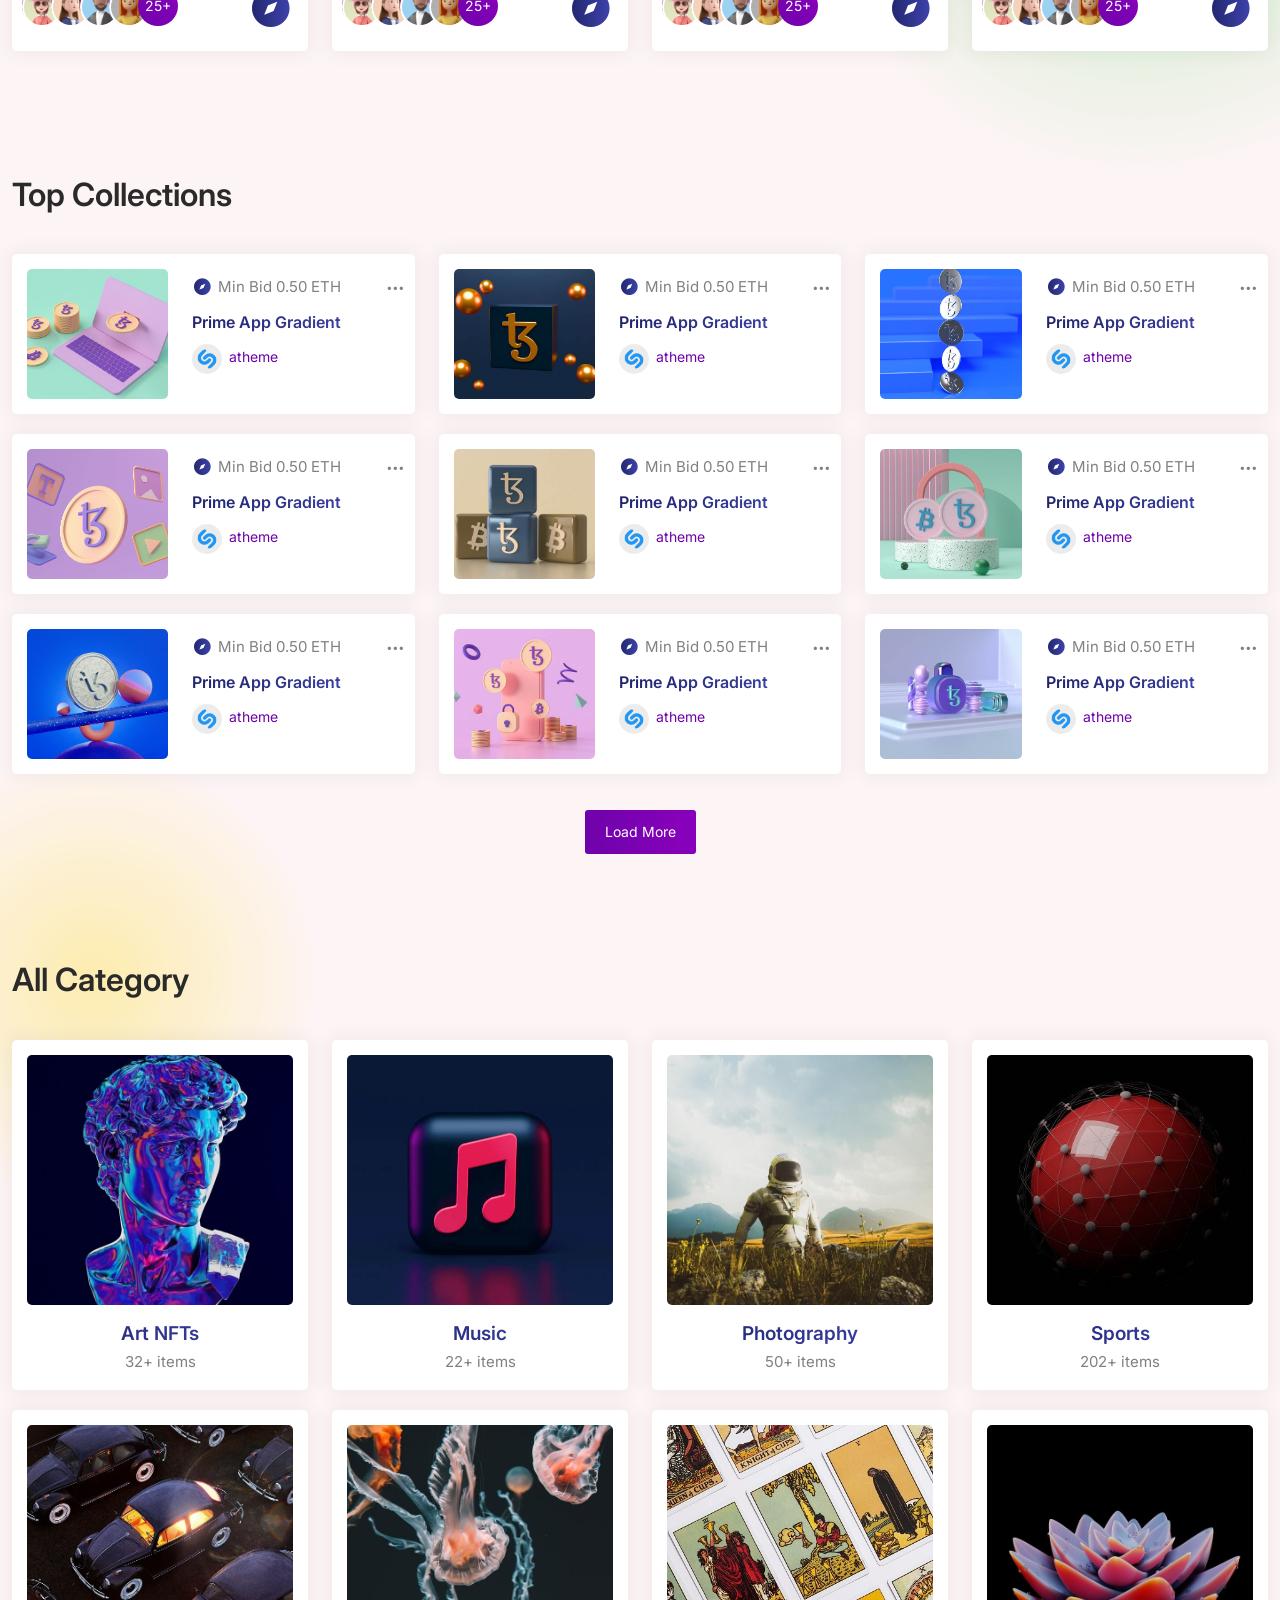
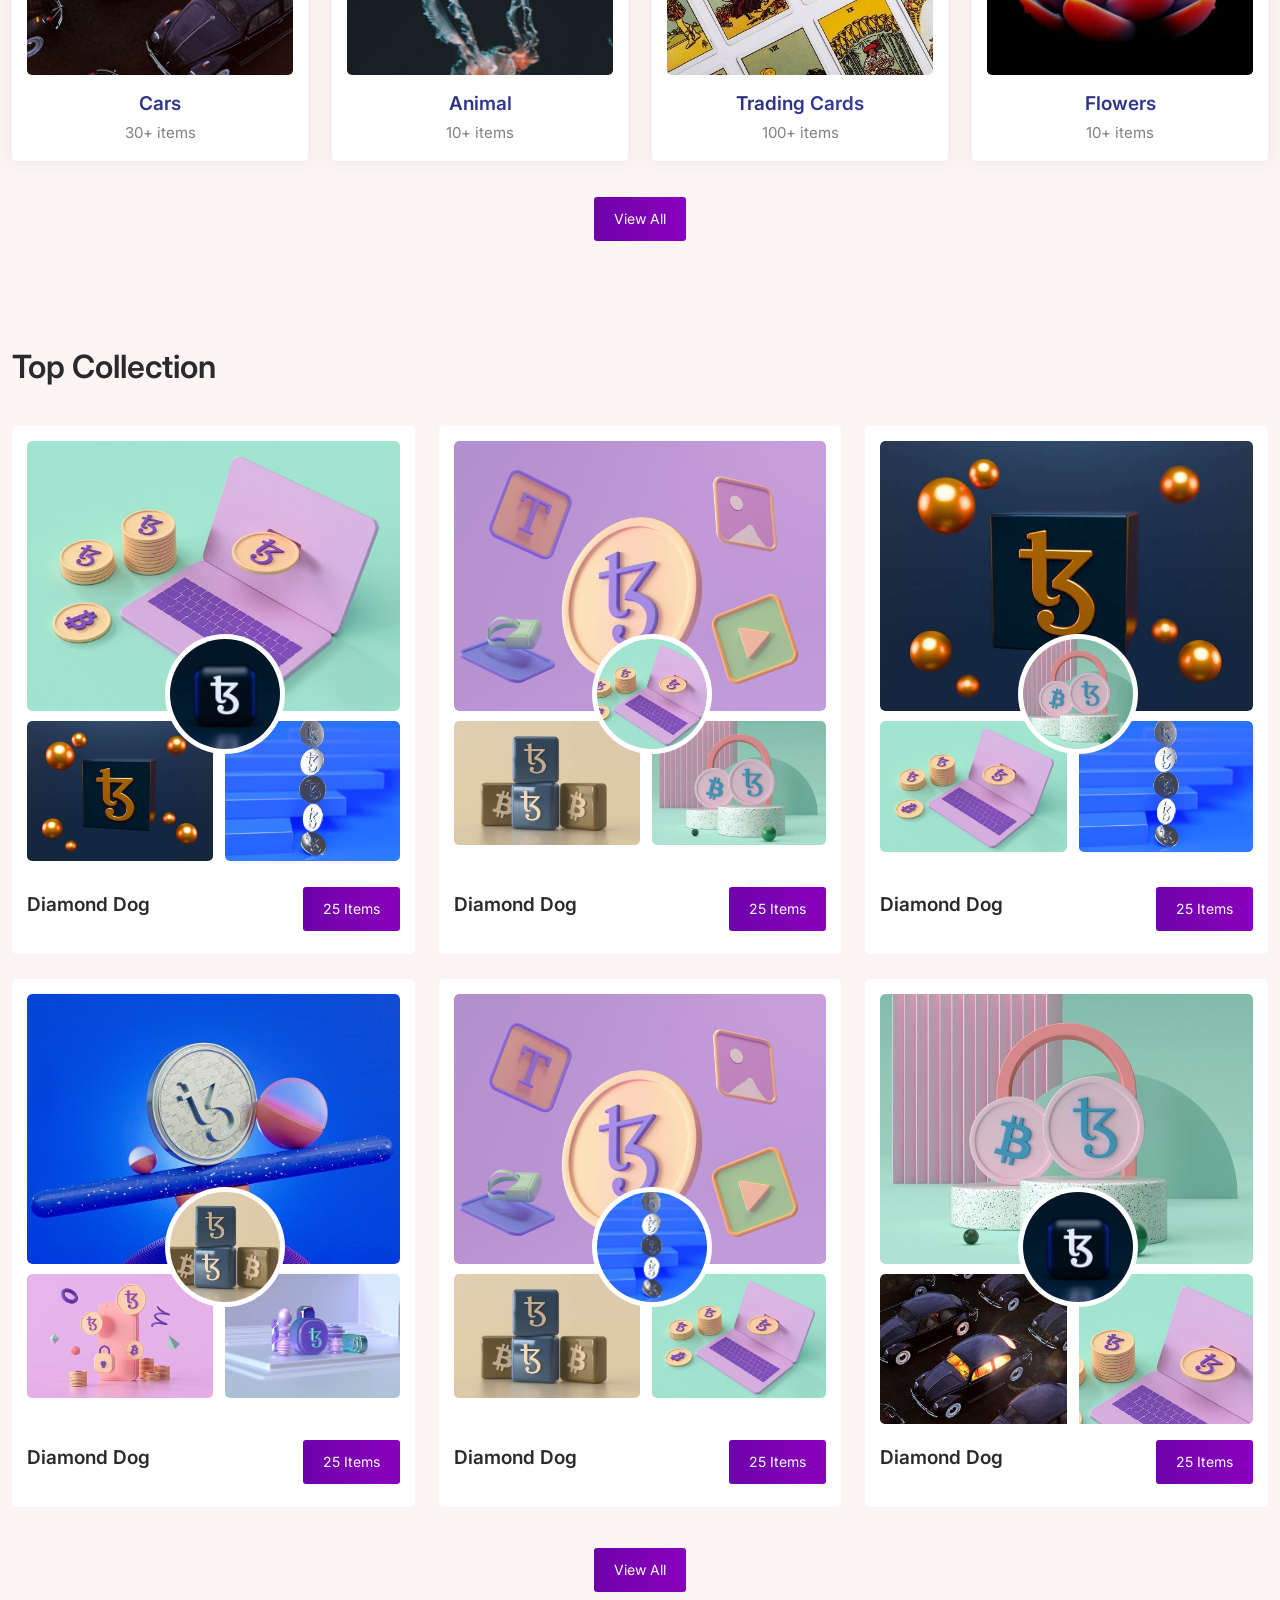
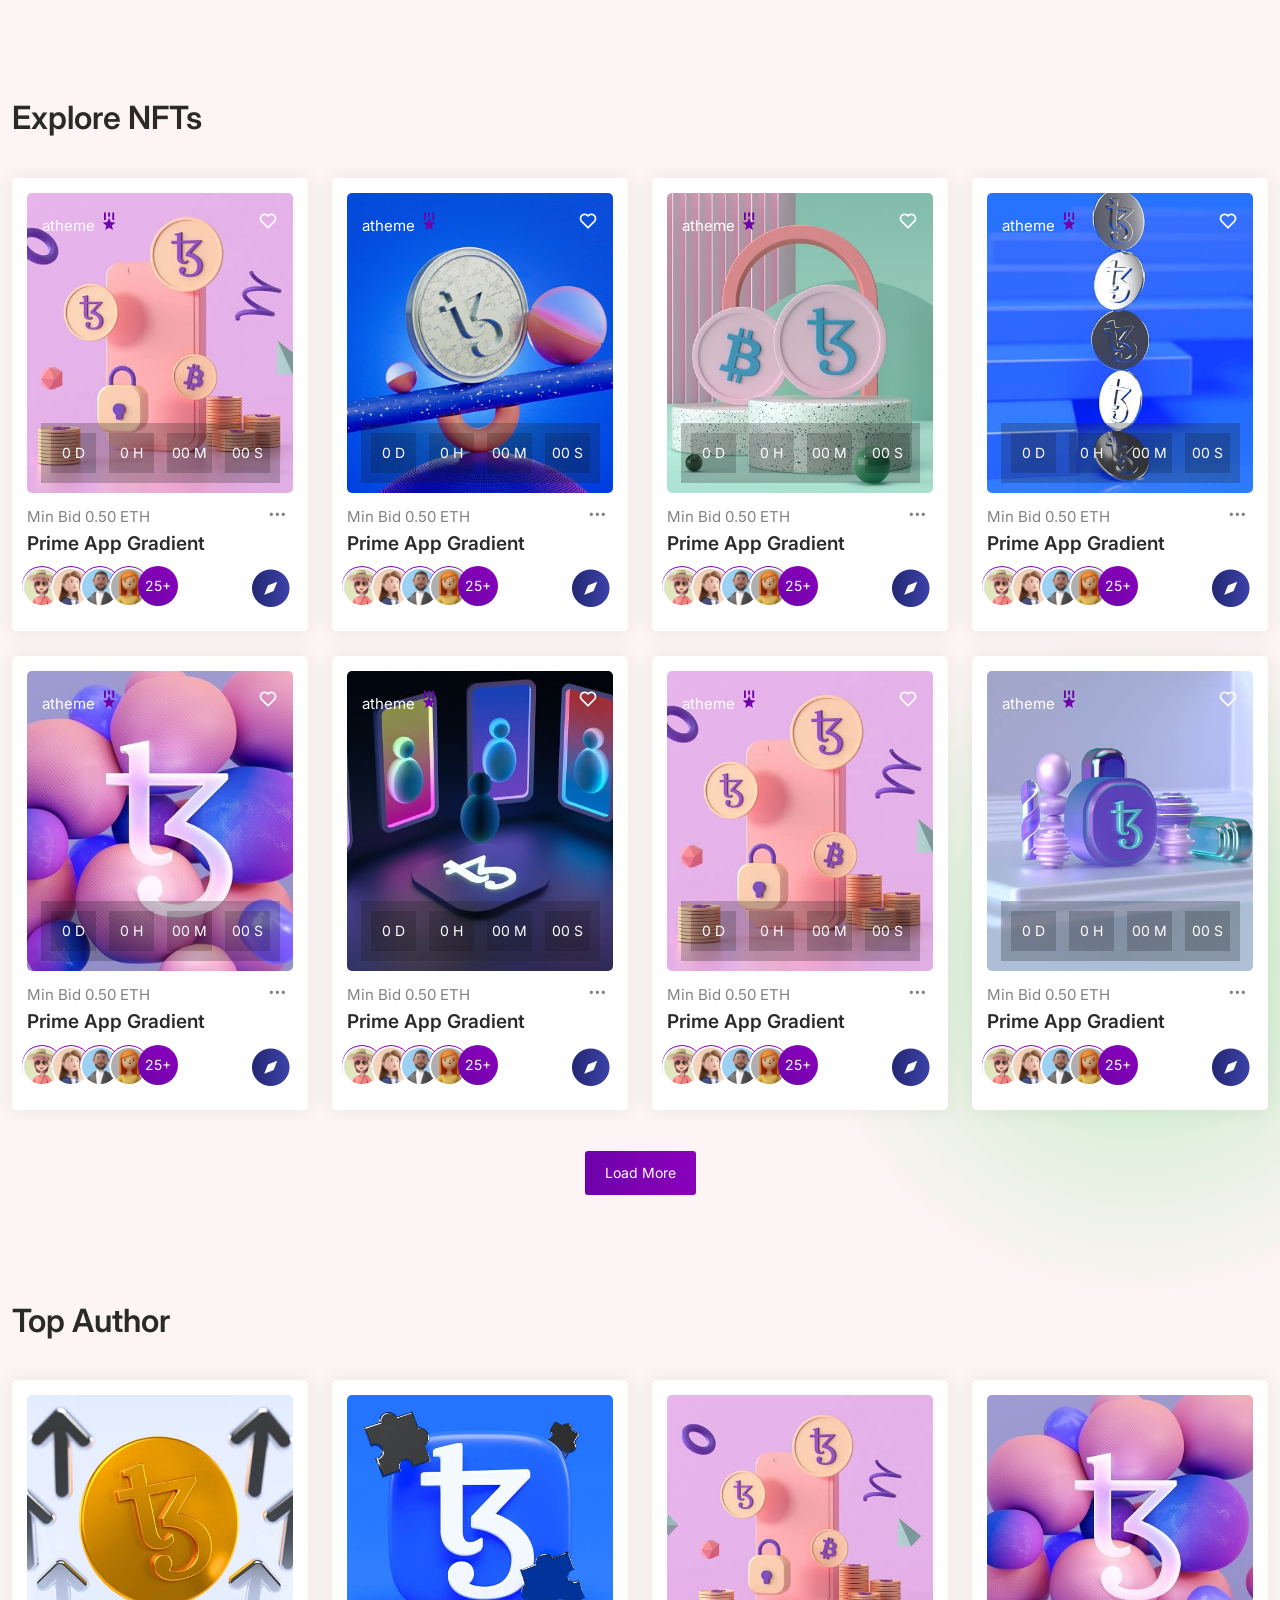
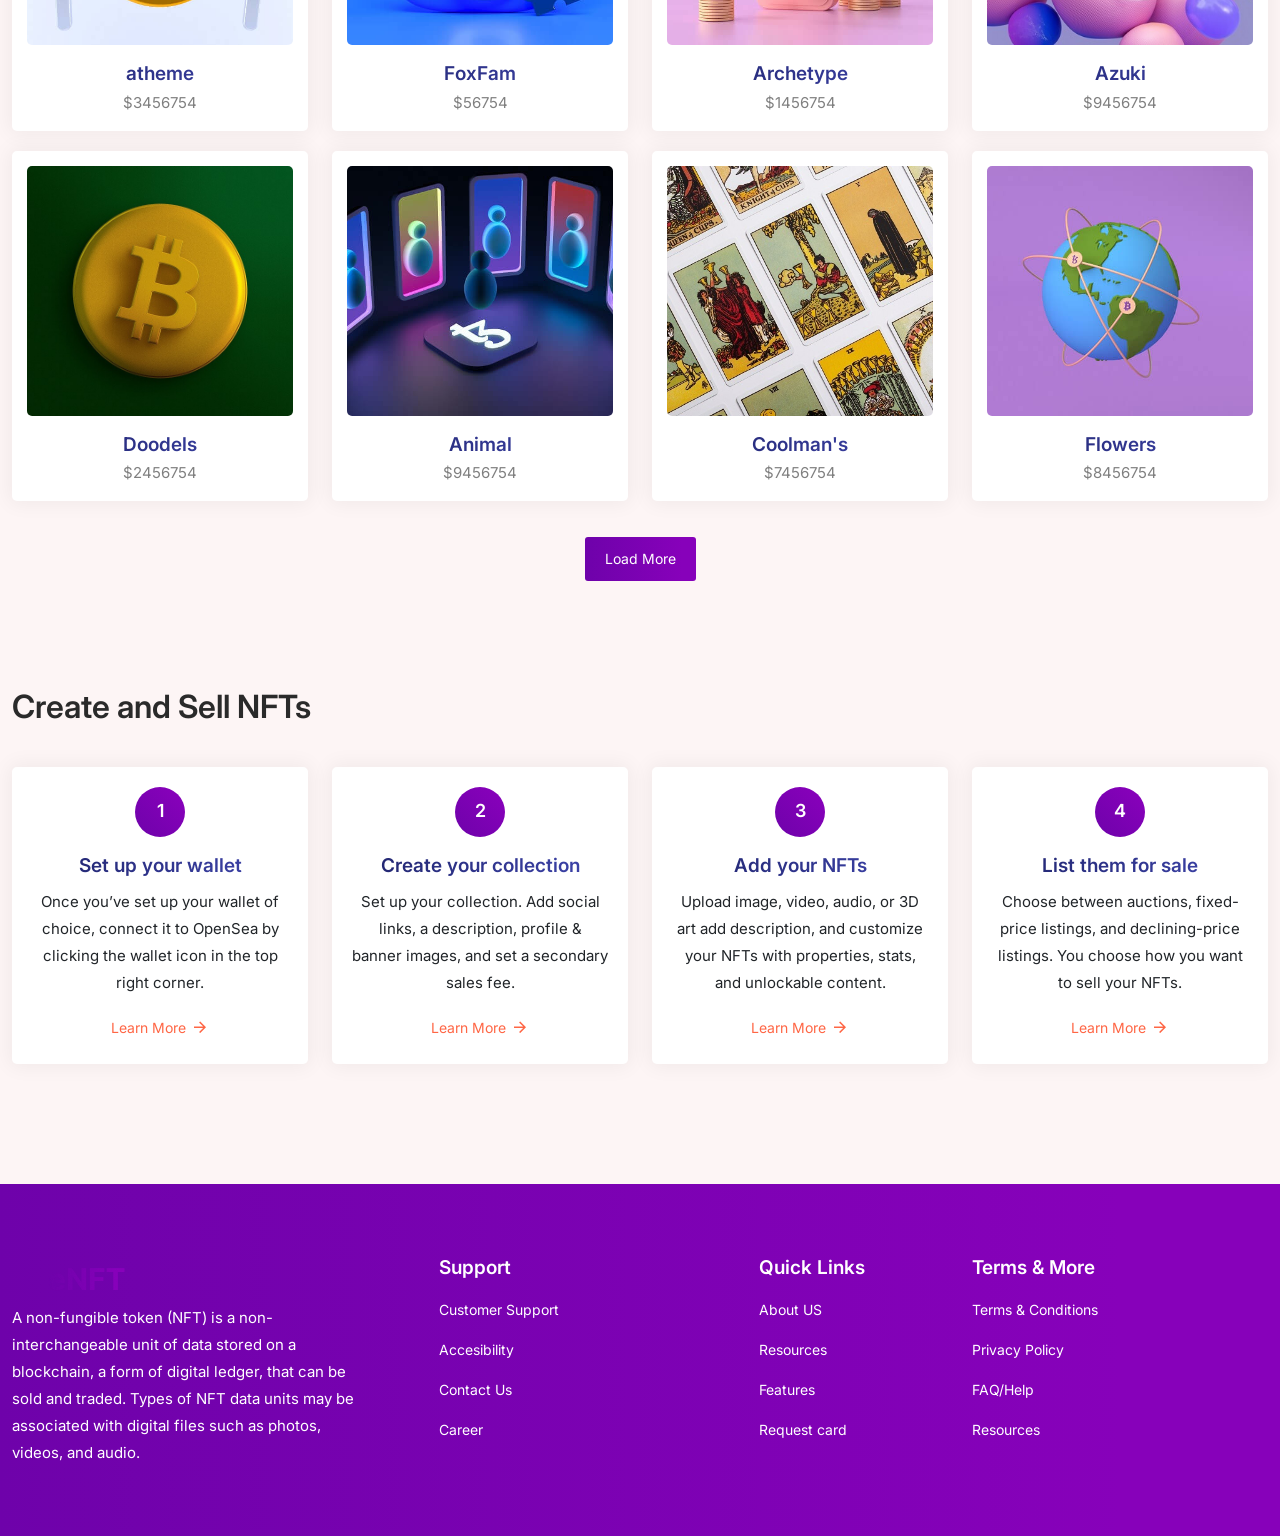
<file: index-3.html>
<!DOCTYPE html>
<html lang="zxx">
  <head>
    <!-- Required meta tags -->
    <meta charset="UTF-8" />
    <meta
      name="viewport"
      content="width=device-width, initial-scale=1, shrink-to-fit=no"
    />
    <!-- Bootstrap CSS -->
    <link rel="stylesheet" href="assets/css/bootstrap.min.css" />
    <!-- MeanMenu CSS -->
    <link rel="stylesheet" href="assets/css/meanmenu.css" />
    <!-- Boxicon CSS -->
    <link rel="stylesheet" href="assets/css/remixicon.css" />

    <!-- Owl Carousel CSS -->
    <link rel="stylesheet" href="assets/css/owl.carousel.min.css" />
    <!-- Magnific CSS -->
    <link rel="stylesheet" href="assets/css/magnific-popup.css" />
    <!-- Main CSS -->
    <link rel="stylesheet" href="assets/css/style.css" />
    <!-- Swiper CSS -->
    <link rel="stylesheet" href="assets/css/swiper-bundle.min.css" />
    <!-- Nice Select CSS -->
    <link rel="stylesheet" href="assets/css/nice-select.css" />
    <!-- Responsive CSS -->
    <link rel="stylesheet" href="assets/css/responsive.css" />
    <!-- Tittle -->
    <title>eNFT - NFT Marketplace HTML Template</title>

    <link rel="icon" type="image/png" href="assets/images/favicon.png" />
  </head>

  <body>
    <!-- PreLoader Start -->
    <div class="loader-content">
      <div class="d-table">
        <div class="d-table-cell">
          <div class="sk-folding-cube">
            <div class="sk-cube1 sk-cube"></div>
            <div class="sk-cube2 sk-cube"></div>
            <div class="sk-cube4 sk-cube"></div>
            <div class="sk-cube3 sk-cube"></div>
          </div>
        </div>
      </div>
    </div>
    <!-- PreLoader End -->

    <!-- Start Navbar Area -->
    <div class="navbar-area">
      <div class="mobile-responsive-nav">
        <div class="container">
          <div class="mobile-responsive-menu">
            <div class="logo">
              <a href="index.html">
                <img src="assets/images/logo.png" alt="logo" />
              </a>
            </div>
          </div>
        </div>
      </div>

      <div class="desktop-nav">
        <div class="container-fluid">
          <nav class="navbar navbar-expand-md navbar-light">
            <a class="navbar-brand" href="index.html">
              <img src="assets/images/logo.png" alt="logo" />
            </a>

            <div
              class="collapse navbar-collapse mean-menu"
              id="navbarSupportedContent"
            >
              <ul class="navbar-nav m-auto">
                <li class="nav-item">
                  <a href="#" class="nav-link dropdown-toggle active"> Home </a>

                  <ul class="dropdown-menu">
                    <li class="nav-item">
                      <a href="index.html" class="nav-link">Home One</a>
                    </li>
                    <li class="nav-item">
                      <a href="index-2.html" class="nav-link">Home Two</a>
                    </li>
                    <li class="nav-item">
                      <a href="index-3.html" class="nav-link active">Home Three</a>
                    </li>
                    <li class="nav-item">
                      <a href="index-4.html" class="nav-link">Home Three</a>
                    </li>
                  </ul>
                </li>

                <li class="nav-item">
                  <a href="#" class="nav-link"> About Us </a>
                </li>
                <li class="nav-item">
                  <a href="#" class="nav-link"> Live Biding </a>
                </li>

                <li class="nav-item">
                  <a href="#" class="nav-link"> Create NFT </a>
                </li>

                <li class="nav-item">
                  <a href="#" class="nav-link"> FAQ </a>
                </li>

              </ul>

              <div class="others-options">
                <ul class="d-flex align-items-center">
                  <li>
                    <a href="#" class="border-btn"> Sign Up</i></a>
                  </li>
                  <li>
                    <a href="#" class="box-btn"> Register </a>
                  </li>
                </ul>
              </div>
            </div>
          </nav>
        </div>
      </div>


      <div class="others-option-for-responsive">
        <div class="container">
          <div class="dot-menu">
            <div class="inner">
              <div class="circle circle-one"></div>
              <div class="circle circle-two"></div>
              <div class="circle circle-three"></div>
            </div>
          </div>

          <div class="container">
            <div class="option-inner">
              <div
                class="others-options justify-content-center d-flex align-items-center"
              >
                <ul>
                  <li>
                    <a href="login.html" class="default-btn login"> Login </a>
                  </li>
                  <li>
                    <a href="register.html" class="default-btn"> Register </a>
                  </li>
                </ul>
              </div>
            </div>
          </div>
        </div>
      </div>
    </div>
    <!-- End Navbar Area -->

    <!-- Slider Area -->
    <section class="banner-area banner-area-three">
      <div class="d-table">
        <div class="d-table-cell">
          <div class="container">
            <div class="row align-items-center">
              <div class="col-lg-12">
                <div class="banner-content text-center">
                  <h1>Discover, Collect, and Sell Your Extraordinary NFTs</h1>
                  <div class="banner-btn text-center">
                    <a href="contact.html" class="box-btn">Explore More</a>
                    <a href="contact.html" class="border-btn">Create NFT</a>
                  </div>
                </div>
              </div>
              <div class="col-lg-12">
                <div class="row">
                  <div class="col-lg-4">
                    <div class="banner-right banner-one">
                      <div class="banner-img">
                        <img src="assets/images/banner/1.jpg" alt="banner" />
                        <div class="counter">
                          <div
                            class="countdown text-center"
                            data-countdown="2022/07/18"
                          ></div>
                        </div>
                      </div>

                      <div class="content">
                        <ul
                          class="d-flex align-items-center justify-content-between pt-4"
                        >
                          <li>
                            <h3>Abstruct NFTs</h3>
                            <p>Min Bid 0.50 ETH</p>
                          </li>
                          <li>
                            <a href="#" class="box-btn">Place Bid</a>
                          </li>
                        </ul>
                      </div>
                    </div>
                  </div>
                  <div class="col-lg-4">
                    <div class="banner-right">
                      <div class="banner-img">
                        <img src="assets/images/banner/2.jpg" alt="banner" />
                        <div class="counter">
                          <div
                            class="countdown text-center"
                            data-countdown="2022/07/18"
                          ></div>
                        </div>
                      </div>

                      <div class="content">
                        <ul
                          class="d-flex align-items-center justify-content-between pt-4"
                        >
                          <li>
                            <h3>Abstruct NFTs</h3>
                            <p>Min Bid 0.50 ETH</p>
                          </li>
                          <li>
                            <a href="#" class="box-btn">Place Bid</a>
                          </li>
                        </ul>
                      </div>
                    </div>
                  </div>
                  <div class="col-lg-4">
                    <div class="banner-right banner-three">
                      <div class="banner-img">
                        <img src="assets/images/banner/3.jpg" alt="banner" />
                        <div class="counter">
                          <div
                            class="countdown text-center"
                            data-countdown="2022/07/18"
                          ></div>
                        </div>
                      </div>

                      <div class="content">
                        <ul
                          class="d-flex align-items-center justify-content-between pt-4"
                        >
                          <li>
                            <h3>Abstruct NFTs</h3>
                            <p>Min Bid 0.50 ETH</p>
                          </li>
                          <li>
                            <a href="#" class="box-btn">Place Bid</a>
                          </li>
                        </ul>
                      </div>
                    </div>
                  </div>
                </div>
              </div>
            </div>
          </div>
        </div>
      </div>
    </section>
    <!-- End Slider Area -->

    <!-- Live Bidding Area -->
    <section class="live-area ptb-100">
      <div class="container">
        <h2>Live Bidding</h2>
        <div class="row">
          <div class="col-lg-3 col-md-6">
            <div class="single-bid">
              <div class="img">
                <img src="assets/images/bidding/1.jpg" alt="bidding" />
                <div class="counter">
                  <div
                    class="countdown text-center"
                    data-countdown="2022/07/18"
                  ></div>
                </div>
                <div class="top-bid d-flex justify-content-between">
                  <div class="name">
                    <p>atheme <i class="ri-medal-2-fill"></i></p>
                  </div>
                  <a href="#"> <i class="ri-heart-line"></i></a>
                </div>
              </div>
              <div class="content">
                <div class="top d-flex justify-content-between">
                  <p>Min Bid 0.50 ETH</p>
                  <div class="dropdown">
                    <button class="more-btn" data-bs-toggle="dropdown">
                      <i class="ri-more-fill"></i>
                    </button>
                    <ul class="dropdown-menu">
                      <li>
                        <a class="dropdown-item" href="#"
                          ><i class="ri-share-line"></i
                        ></a>
                      </li>
                      <li>
                        <a class="dropdown-item" href="#"
                          ><i class="ri-shopping-cart-line"></i
                        ></a>
                      </li>
                    </ul>
                  </div>
                </div>
                <h3>Prime App Gradient</h3>

                <ul class="user">
                  <li>
                    <img src="assets/images/bidding/user/1.jpg" alt="user" />
                  </li>
                  <li>
                    <img src="assets/images/bidding/user/2.jpg" alt="user" />
                  </li>
                  <li>
                    <img src="assets/images/bidding/user/3.jpg" alt="user" />
                  </li>
                  <li>
                    <img src="assets/images/bidding/user/4.jpg" alt="user" />
                  </li>
                  <li>25+</li>
                  <a
                    href="#"
                    class="float-end bid-btn"
                    data-bs-toggle="tooltip"
                    data-bs-placement="top"
                    title="Place Bid"
                  >
                    <i class="ri-compass-fill"></i
                  ></a>
                </ul>
              </div>
            </div>
          </div>
          <div class="col-lg-3 col-md-6">
            <div class="single-bid">
              <div class="img">
                <img src="assets/images/bidding/2.jpg" alt="bidding" />
                <div class="counter">
                  <div
                    class="countdown text-center"
                    data-countdown="2022/07/18"
                  ></div>
                </div>
                <div class="top-bid d-flex justify-content-between">
                  <div class="name">
                    <p>atheme <i class="ri-medal-2-fill"></i></p>
                  </div>
                  <a href="#"> <i class="ri-heart-line"></i></a>
                </div>
              </div>
              <div class="content">
                <div class="top d-flex justify-content-between">
                  <p>Min Bid 0.50 ETH</p>
                  <div class="dropdown">
                    <button class="more-btn" data-bs-toggle="dropdown">
                      <i class="ri-more-fill"></i>
                    </button>
                    <ul class="dropdown-menu">
                      <li>
                        <a class="dropdown-item" href="#"
                          ><i class="ri-share-line"></i
                        ></a>
                      </li>
                      <li>
                        <a class="dropdown-item" href="#"
                          ><i class="ri-shopping-cart-line"></i
                        ></a>
                      </li>
                    </ul>
                  </div>
                </div>
                <h3>Prime App Gradient</h3>
                <ul class="user">
                  <li>
                    <img src="assets/images/bidding/user/1.jpg" alt="user" />
                  </li>
                  <li>
                    <img src="assets/images/bidding/user/2.jpg" alt="user" />
                  </li>
                  <li>
                    <img src="assets/images/bidding/user/3.jpg" alt="user" />
                  </li>
                  <li>
                    <img src="assets/images/bidding/user/4.jpg" alt="user" />
                  </li>
                  <li>25+</li>
                  <a
                    href="#"
                    class="float-end bid-btn"
                    data-bs-toggle="tooltip"
                    data-bs-placement="top"
                    title="Place Bid"
                  >
                    <i class="ri-compass-fill"></i
                  ></a>
                </ul>
              </div>
            </div>
          </div>
          <div class="col-lg-3 col-md-6">
            <div class="single-bid">
              <div class="img">
                <img src="assets/images/bidding/3.jpg" alt="bidding" />
                <div class="counter">
                  <div
                    class="countdown text-center"
                    data-countdown="2022/07/18"
                  ></div>
                </div>
                <div class="top-bid d-flex justify-content-between">
                  <div class="name">
                    <p>atheme <i class="ri-medal-2-fill"></i></p>
                  </div>
                  <a href="#"> <i class="ri-heart-line"></i></a>
                </div>
              </div>
              <div class="content">
                <div class="top d-flex justify-content-between">
                  <p>Min Bid 0.50 ETH</p>
                  <div class="dropdown">
                    <button class="more-btn" data-bs-toggle="dropdown">
                      <i class="ri-more-fill"></i>
                    </button>
                    <ul class="dropdown-menu">
                      <li>
                        <a class="dropdown-item" href="#"
                          ><i class="ri-share-line"></i
                        ></a>
                      </li>
                      <li>
                        <a class="dropdown-item" href="#"
                          ><i class="ri-shopping-cart-line"></i
                        ></a>
                      </li>
                    </ul>
                  </div>
                </div>
                <h3>Prime App Gradient</h3>
                <ul class="user">
                  <li>
                    <img src="assets/images/bidding/user/1.jpg" alt="user" />
                  </li>
                  <li>
                    <img src="assets/images/bidding/user/2.jpg" alt="user" />
                  </li>
                  <li>
                    <img src="assets/images/bidding/user/3.jpg" alt="user" />
                  </li>
                  <li>
                    <img src="assets/images/bidding/user/4.jpg" alt="user" />
                  </li>
                  <li>25+</li>
                  <a
                    href="#"
                    class="float-end bid-btn"
                    data-bs-toggle="tooltip"
                    data-bs-placement="top"
                    title="Place Bid"
                  >
                    <i class="ri-compass-fill"></i
                  ></a>
                </ul>
              </div>
            </div>
          </div>
          <div class="col-lg-3 col-md-6">
            <div class="single-bid">
              <div class="img">
                <img src="assets/images/bidding/4.jpg" alt="bidding" />
                <div class="counter">
                  <div
                    class="countdown text-center"
                    data-countdown="2022/07/18"
                  ></div>
                </div>
                <div class="top-bid d-flex justify-content-between">
                  <div class="name">
                    <p>atheme <i class="ri-medal-2-fill"></i></p>
                  </div>
                  <a href="#"> <i class="ri-heart-line"></i></a>
                </div>
              </div>
              <div class="content">
                <div class="top d-flex justify-content-between">
                  <p>Min Bid 0.50 ETH</p>
                  <div class="dropdown">
                    <button class="more-btn" data-bs-toggle="dropdown">
                      <i class="ri-more-fill"></i>
                    </button>
                    <ul class="dropdown-menu">
                      <li>
                        <a class="dropdown-item" href="#"
                          ><i class="ri-share-line"></i
                        ></a>
                      </li>
                      <li>
                        <a class="dropdown-item" href="#"
                          ><i class="ri-shopping-cart-line"></i
                        ></a>
                      </li>
                    </ul>
                  </div>
                </div>
                <h3>Prime App Gradient</h3>
                <ul class="user">
                  <li>
                    <img src="assets/images/bidding/user/1.jpg" alt="user" />
                  </li>
                  <li>
                    <img src="assets/images/bidding/user/2.jpg" alt="user" />
                  </li>
                  <li>
                    <img src="assets/images/bidding/user/3.jpg" alt="user" />
                  </li>
                  <li>
                    <img src="assets/images/bidding/user/4.jpg" alt="user" />
                  </li>
                  <li>25+</li>
                  <a
                    href="#"
                    class="float-end bid-btn"
                    data-bs-toggle="tooltip"
                    data-bs-placement="top"
                    title="Place Bid"
                  >
                    <i class="ri-compass-fill"></i
                  ></a>
                </ul>
              </div>
            </div>
          </div>
        </div>
        <div class="shape">
          <img src="assets/images/shape/1.png" alt="shape" />
        </div>
      </div>
    </section>
    <!--  End Live Bidding Area -->

    <!-- Top Collection Area -->
    <section class="collection-area">
      <div class="container">
        <h2>Top Collections</h2>
        <div class="row">
          <div class="col-lg-4 col-md-6">
            <div class="single-collection">
              <div class="row">
                <div class="col-5">
                  <div class="img">
                    <img
                      src="assets/images/collection/1.jpg"
                      alt="collection"
                    />
                  </div>
                </div>
                <div class="col-6 pe-0">
                  <p><i class="ri-compass-fill"></i> Min Bid 0.50 ETH</p>
                  <h3>Prime App Gradient</h3>
                  <ul class="brand d-flex align-items-center">
                    <li>
                      <img
                        src="assets/images/collection/brand.png"
                        alt="brand"
                      />
                    </li>
                    <li>atheme</li>
                  </ul>
                </div>
                <div class="col-1 ps-0">
                  <div class="dropdown">
                    <button class="more-btn" data-bs-toggle="dropdown">
                      <i class="ri-more-fill"></i>
                    </button>
                    <ul class="dropdown-menu">
                      <li>
                        <a class="dropdown-item" href="#"
                          ><i class="ri-share-line"></i
                        ></a>
                      </li>
                      <li>
                        <a class="dropdown-item" href="#"
                          ><i class="ri-shopping-cart-line"></i
                        ></a>
                      </li>
                    </ul>
                  </div>
                </div>
              </div>
            </div>
          </div>
          <div class="col-lg-4 col-md-6">
            <div class="single-collection">
              <div class="row">
                <div class="col-5">
                  <div class="img">
                    <img
                      src="assets/images/collection/2.jpg"
                      alt="collection"
                    />
                  </div>
                </div>
                <div class="col-6 pe-0">
                  <p><i class="ri-compass-fill"></i> Min Bid 0.50 ETH</p>
                  <h3>Prime App Gradient</h3>
                  <ul class="brand d-flex align-items-center">
                    <li>
                      <img
                        src="assets/images/collection/brand.png"
                        alt="brand"
                      />
                    </li>
                    <li>atheme</li>
                  </ul>
                </div>
                <div class="col-1 ps-0">
                  <div class="dropdown">
                    <button class="more-btn" data-bs-toggle="dropdown">
                      <i class="ri-more-fill"></i>
                    </button>
                    <ul class="dropdown-menu">
                      <li>
                        <a class="dropdown-item" href="#"
                          ><i class="ri-share-line"></i
                        ></a>
                      </li>
                      <li>
                        <a class="dropdown-item" href="#"
                          ><i class="ri-shopping-cart-line"></i
                        ></a>
                      </li>
                    </ul>
                  </div>
                </div>
              </div>
            </div>
          </div>
          <div class="col-lg-4 col-md-6">
            <div class="single-collection">
              <div class="row">
                <div class="col-5">
                  <div class="img">
                    <img
                      src="assets/images/collection/3.jpg"
                      alt="collection"
                    />
                  </div>
                </div>
                <div class="col-6 pe-0">
                  <p><i class="ri-compass-fill"></i> Min Bid 0.50 ETH</p>
                  <h3>Prime App Gradient</h3>
                  <ul class="brand d-flex align-items-center">
                    <li>
                      <img
                        src="assets/images/collection/brand.png"
                        alt="brand"
                      />
                    </li>
                    <li>atheme</li>
                  </ul>
                </div>
                <div class="col-1 ps-0">
                  <div class="dropdown">
                    <button class="more-btn" data-bs-toggle="dropdown">
                      <i class="ri-more-fill"></i>
                    </button>
                    <ul class="dropdown-menu">
                      <li>
                        <a class="dropdown-item" href="#"
                          ><i class="ri-share-line"></i
                        ></a>
                      </li>
                      <li>
                        <a class="dropdown-item" href="#"
                          ><i class="ri-shopping-cart-line"></i
                        ></a>
                      </li>
                    </ul>
                  </div>
                </div>
              </div>
            </div>
          </div>
          <div class="col-lg-4 col-md-6">
            <div class="single-collection">
              <div class="row">
                <div class="col-5">
                  <div class="img">
                    <img
                      src="assets/images/collection/4.jpg"
                      alt="collection"
                    />
                  </div>
                </div>
                <div class="col-6 pe-0">
                  <p><i class="ri-compass-fill"></i> Min Bid 0.50 ETH</p>
                  <h3>Prime App Gradient</h3>
                  <ul class="brand d-flex align-items-center">
                    <li>
                      <img
                        src="assets/images/collection/brand.png"
                        alt="brand"
                      />
                    </li>
                    <li>atheme</li>
                  </ul>
                </div>
                <div class="col-1 ps-0">
                  <div class="dropdown">
                    <button class="more-btn" data-bs-toggle="dropdown">
                      <i class="ri-more-fill"></i>
                    </button>
                    <ul class="dropdown-menu">
                      <li>
                        <a class="dropdown-item" href="#"
                          ><i class="ri-share-line"></i
                        ></a>
                      </li>
                      <li>
                        <a class="dropdown-item" href="#"
                          ><i class="ri-shopping-cart-line"></i
                        ></a>
                      </li>
                    </ul>
                  </div>
                </div>
              </div>
            </div>
          </div>
          <div class="col-lg-4 col-md-6">
            <div class="single-collection">
              <div class="row">
                <div class="col-5">
                  <div class="img">
                    <img
                      src="assets/images/collection/5.jpg"
                      alt="collection"
                    />
                  </div>
                </div>
                <div class="col-6 pe-0">
                  <p><i class="ri-compass-fill"></i> Min Bid 0.50 ETH</p>
                  <h3>Prime App Gradient</h3>
                  <ul class="brand d-flex align-items-center">
                    <li>
                      <img
                        src="assets/images/collection/brand.png"
                        alt="brand"
                      />
                    </li>
                    <li>atheme</li>
                  </ul>
                </div>
                <div class="col-1 ps-0">
                  <div class="dropdown">
                    <button class="more-btn" data-bs-toggle="dropdown">
                      <i class="ri-more-fill"></i>
                    </button>
                    <ul class="dropdown-menu">
                      <li>
                        <a class="dropdown-item" href="#"
                          ><i class="ri-share-line"></i
                        ></a>
                      </li>
                      <li>
                        <a class="dropdown-item" href="#"
                          ><i class="ri-shopping-cart-line"></i
                        ></a>
                      </li>
                    </ul>
                  </div>
                </div>
              </div>
            </div>
          </div>
          <div class="col-lg-4 col-md-6">
            <div class="single-collection">
              <div class="row">
                <div class="col-5">
                  <div class="img">
                    <img
                      src="assets/images/collection/6.jpg"
                      alt="collection"
                    />
                  </div>
                </div>
                <div class="col-6 pe-0">
                  <p><i class="ri-compass-fill"></i> Min Bid 0.50 ETH</p>
                  <h3>Prime App Gradient</h3>
                  <ul class="brand d-flex align-items-center">
                    <li>
                      <img
                        src="assets/images/collection/brand.png"
                        alt="brand"
                      />
                    </li>
                    <li>atheme</li>
                  </ul>
                </div>
                <div class="col-1 ps-0">
                  <div class="dropdown">
                    <button class="more-btn" data-bs-toggle="dropdown">
                      <i class="ri-more-fill"></i>
                    </button>
                    <ul class="dropdown-menu">
                      <li>
                        <a class="dropdown-item" href="#"
                          ><i class="ri-share-line"></i
                        ></a>
                      </li>
                      <li>
                        <a class="dropdown-item" href="#"
                          ><i class="ri-shopping-cart-line"></i
                        ></a>
                      </li>
                    </ul>
                  </div>
                </div>
              </div>
            </div>
          </div>
          <div class="col-lg-4 col-md-6">
            <div class="single-collection">
              <div class="row">
                <div class="col-5">
                  <div class="img">
                    <img
                      src="assets/images/collection/7.jpg"
                      alt="collection"
                    />
                  </div>
                </div>
                <div class="col-6 pe-0">
                  <p><i class="ri-compass-fill"></i> Min Bid 0.50 ETH</p>
                  <h3>Prime App Gradient</h3>
                  <ul class="brand d-flex align-items-center">
                    <li>
                      <img
                        src="assets/images/collection/brand.png"
                        alt="brand"
                      />
                    </li>
                    <li>atheme</li>
                  </ul>
                </div>
                <div class="col-1 ps-0">
                  <div class="dropdown">
                    <button class="more-btn" data-bs-toggle="dropdown">
                      <i class="ri-more-fill"></i>
                    </button>
                    <ul class="dropdown-menu">
                      <li>
                        <a class="dropdown-item" href="#"
                          ><i class="ri-share-line"></i
                        ></a>
                      </li>
                      <li>
                        <a class="dropdown-item" href="#"
                          ><i class="ri-shopping-cart-line"></i
                        ></a>
                      </li>
                    </ul>
                  </div>
                </div>
              </div>
            </div>
          </div>
          <div class="col-lg-4 col-md-6">
            <div class="single-collection">
              <div class="row">
                <div class="col-5">
                  <div class="img">
                    <img
                      src="assets/images/collection/8.jpg"
                      alt="collection"
                    />
                  </div>
                </div>
                <div class="col-6 pe-0">
                  <p><i class="ri-compass-fill"></i> Min Bid 0.50 ETH</p>
                  <h3>Prime App Gradient</h3>
                  <ul class="brand d-flex align-items-center">
                    <li>
                      <img
                        src="assets/images/collection/brand.png"
                        alt="brand"
                      />
                    </li>
                    <li>atheme</li>
                  </ul>
                </div>
                <div class="col-1 ps-0">
                  <div class="dropdown">
                    <button class="more-btn" data-bs-toggle="dropdown">
                      <i class="ri-more-fill"></i>
                    </button>
                    <ul class="dropdown-menu">
                      <li>
                        <a class="dropdown-item" href="#"
                          ><i class="ri-share-line"></i
                        ></a>
                      </li>
                      <li>
                        <a class="dropdown-item" href="#"
                          ><i class="ri-shopping-cart-line"></i
                        ></a>
                      </li>
                    </ul>
                  </div>
                </div>
              </div>
            </div>
          </div>
          <div class="col-lg-4 col-md-6">
            <div class="single-collection">
              <div class="row">
                <div class="col-5">
                  <div class="img">
                    <img
                      src="assets/images/collection/9.jpg"
                      alt="collection"
                    />
                  </div>
                </div>
                <div class="col-6 pe-0">
                  <p><i class="ri-compass-fill"></i> Min Bid 0.50 ETH</p>
                  <h3>Prime App Gradient</h3>
                  <ul class="brand d-flex align-items-center">
                    <li>
                      <img
                        src="assets/images/collection/brand.png"
                        alt="brand"
                      />
                    </li>
                    <li>atheme</li>
                  </ul>
                </div>
                <div class="col-1 ps-0">
                  <div class="dropdown">
                    <button class="more-btn" data-bs-toggle="dropdown">
                      <i class="ri-more-fill"></i>
                    </button>
                    <ul class="dropdown-menu">
                      <li>
                        <a class="dropdown-item" href="#"
                          ><i class="ri-share-line"></i
                        ></a>
                      </li>
                      <li>
                        <a class="dropdown-item" href="#"
                          ><i class="ri-shopping-cart-line"></i
                        ></a>
                      </li>
                    </ul>
                  </div>
                </div>
              </div>
            </div>
          </div>
          <div class="col-lg-12 text-center mt-3">
            <a href="#" class="box-btn">Load More</a>
          </div>
        </div>
        <div class="shape">
          <img src="assets/images/shape/2.png" alt="shape" />
        </div>
      </div>
    </section>
    <!-- End Top Collection Area -->

    <!-- All Category Area -->
    <section class="category-area pt-100">
      <div class="container">
        <h2>All Category</h2>
        <div class="row">
          <div class="col-lg-3 col-md-6">
            <div class="single-cat">
              <div class="img">
                <img src="assets/images/cat/1.jpg" alt="cat" />
              </div>
              <div class="content">
                <h3>Art NFTs</h3>
                <p>32+ items</p>
              </div>
            </div>
          </div>
          <div class="col-lg-3 col-md-6">
            <div class="single-cat">
              <div class="img">
                <img src="assets/images/cat/2.jpg" alt="cat" />
              </div>
              <div class="content">
                <h3>Music</h3>
                <p>22+ items</p>
              </div>
            </div>
          </div>
          <div class="col-lg-3 col-md-6">
            <div class="single-cat">
              <div class="img">
                <img src="assets/images/cat/3.jpg" alt="cat" />
              </div>
              <div class="content">
                <h3>Photography</h3>
                <p>50+ items</p>
              </div>
            </div>
          </div>
          <div class="col-lg-3 col-md-6">
            <div class="single-cat">
              <div class="img">
                <img src="assets/images/cat/4.jpg" alt="cat" />
              </div>
              <div class="content">
                <h3>Sports</h3>
                <p>202+ items</p>
              </div>
            </div>
          </div>
          <div class="col-lg-3 col-md-6">
            <div class="single-cat">
              <div class="img">
                <img src="assets/images/cat/5.jpg" alt="cat" />
              </div>
              <div class="content">
                <h3>Cars</h3>
                <p>30+ items</p>
              </div>
            </div>
          </div>
          <div class="col-lg-3 col-md-6">
            <div class="single-cat">
              <div class="img">
                <img src="assets/images/cat/6.jpg" alt="cat" />
              </div>
              <div class="content">
                <h3>Animal</h3>
                <p>10+ items</p>
              </div>
            </div>
          </div>
          <div class="col-lg-3 col-md-6">
            <div class="single-cat">
              <div class="img">
                <img src="assets/images/cat/7.jpg" alt="cat" />
              </div>
              <div class="content">
                <h3>Trading Cards</h3>
                <p>100+ items</p>
              </div>
            </div>
          </div>
          <div class="col-lg-3 col-md-6">
            <div class="single-cat">
              <div class="img">
                <img src="assets/images/cat/8.jpg" alt="cat" />
              </div>
              <div class="content">
                <h3>Flowers</h3>
                <p>10+ items</p>
              </div>
            </div>
          </div>
          <div class="col-12 text-center mt-3">
            <a href="#" class="box-btn">View All</a>
          </div>
        </div>
      </div>
    </section>
    <!-- End All Category Area -->

    <!-- Collection Area -->
    <section class="top-collection-area pt-100">
      <div class="container">
        <h2>Top Collection</h2>
        <div class="row">
          <div class="col-lg-4">
            <div class="single-top">
              <div class="top-img">
                <a href="#">
                  <img src="assets/images/collection/1.jpg" alt="collection" />
                </a>
              </div>
              <div class="middle-img">
                <img src="assets/images/collection/m1.jpg" alt="collection" />
              </div>
              <div class="bottom-img">
                <div class="row">
                  <div class="col-6 pe-0">
                    <img
                      src="assets/images/collection/2.jpg"
                      alt="collection"
                    />
                  </div>
                  <div class="col-6">
                    <img
                      src="assets/images/collection/3.jpg"
                      alt="collection"
                    />
                  </div>
                </div>
              </div>
              <div
                class="content d-flex justify-content-between align-items-center pt-3 pb-2"
              >
                <h3>Diamond Dog</h3>
                <a href="#" class="box-btn"> 25 Items</a>
              </div>
            </div>
          </div>
          <div class="col-lg-4">
            <div class="single-top">
              <div class="top-img">
                <a href="#">
                  <img src="assets/images/collection/4.jpg" alt="collection" />
                </a>
              </div>
              <div class="middle-img">
                <img src="assets/images/collection/1.jpg" alt="collection" />
              </div>
              <div class="bottom-img">
                <div class="row">
                  <div class="col-6 pe-0">
                    <img
                      src="assets/images/collection/5.jpg"
                      alt="collection"
                    />
                  </div>
                  <div class="col-6">
                    <img
                      src="assets/images/collection/6.jpg"
                      alt="collection"
                    />
                  </div>
                </div>
              </div>
              <div
                class="content d-flex justify-content-between align-items-center pt-3 pb-2"
              >
                <h3>Diamond Dog</h3>
                <a href="#" class="box-btn"> 25 Items</a>
              </div>
            </div>
          </div>
          <div class="col-lg-4">
            <div class="single-top">
              <div class="top-img">
                <a href="#">
                  <img src="assets/images/collection/2.jpg" alt="collection" />
                </a>
              </div>
              <div class="middle-img">
                <img src="assets/images/collection/6.jpg" alt="collection" />
              </div>
              <div class="bottom-img">
                <div class="row">
                  <div class="col-6 pe-0">
                    <img
                      src="assets/images/collection/1.jpg"
                      alt="collection"
                    />
                  </div>
                  <div class="col-6">
                    <img
                      src="assets/images/collection/3.jpg"
                      alt="collection"
                    />
                  </div>
                </div>
              </div>
              <div
                class="content d-flex justify-content-between align-items-center pt-3 pb-2"
              >
                <h3>Diamond Dog</h3>
                <a href="#" class="box-btn"> 25 Items</a>
              </div>
            </div>
          </div>
          <div class="col-lg-4">
            <div class="single-top">
              <div class="top-img">
                <a href="#">
                  <img src="assets/images/collection/7.jpg" alt="collection" />
                </a>
              </div>
              <div class="middle-img">
                <img src="assets/images/collection/5.jpg" alt="collection" />
              </div>
              <div class="bottom-img">
                <div class="row">
                  <div class="col-6 pe-0">
                    <img
                      src="assets/images/collection/8.jpg"
                      alt="collection"
                    />
                  </div>
                  <div class="col-6">
                    <img
                      src="assets/images/collection/9.jpg"
                      alt="collection"
                    />
                  </div>
                </div>
              </div>
              <div
                class="content d-flex justify-content-between align-items-center pt-3 pb-2"
              >
                <h3>Diamond Dog</h3>
                <a href="#" class="box-btn"> 25 Items</a>
              </div>
            </div>
          </div>
          <div class="col-lg-4">
            <div class="single-top">
              <div class="top-img">
                <a href="#">
                  <img src="assets/images/collection/4.jpg" alt="collection" />
                </a>
              </div>
              <div class="middle-img">
                <img src="assets/images/collection/3.jpg" alt="collection" />
              </div>
              <div class="bottom-img">
                <div class="row">
                  <div class="col-6 pe-0">
                    <img
                      src="assets/images/collection/5.jpg"
                      alt="collection"
                    />
                  </div>
                  <div class="col-6">
                    <img
                      src="assets/images/collection/1.jpg"
                      alt="collection"
                    />
                  </div>
                </div>
              </div>
              <div
                class="content d-flex justify-content-between align-items-center pt-3 pb-2"
              >
                <h3>Diamond Dog</h3>
                <a href="#" class="box-btn"> 25 Items</a>
              </div>
            </div>
          </div>
          <div class="col-lg-4">
            <div class="single-top">
              <div class="top-img">
                <a href="#">
                  <img src="assets/images/collection/6.jpg" alt="collection" />
                </a>
              </div>
              <div class="middle-img">
                <img src="assets/images/collection/m1.jpg" alt="collection" />
              </div>
              <div class="bottom-img">
                <div class="row">
                  <div class="col-6 pe-0">
                    <img
                      src="assets/images/collection/10.jpg"
                      alt="collection"
                    />
                  </div>
                  <div class="col-6">
                    <img
                      src="assets/images/collection/1.jpg"
                      alt="collection"
                    />
                  </div>
                </div>
              </div>
              <div
                class="content d-flex justify-content-between align-items-center pt-3 pb-2"
              >
                <h3>Diamond Dog</h3>
                <a href="#" class="box-btn"> 25 Items</a>
              </div>
            </div>
          </div>
          <div class="col-12 text-center mt-3">
            <a href="#" class="box-btn">View All</a>
          </div>
        </div>
      </div>
    </section>
    <!--  End Collection Area -->

    <!-- Explore Area -->
    <section class="explore-area ptb-100">
      <div class="container">
        <h2>Explore NFTs</h2>
        <div class="row">
          <div class="col-lg-3 col-md-6">
            <div class="single-bid">
              <div class="img">
                <img src="assets/images/bidding/8.jpg" alt="bidding" />
                <div class="counter">
                  <div
                    class="countdown text-center"
                    data-countdown="2022/07/18"
                  ></div>
                </div>
                <div class="top-bid d-flex justify-content-between">
                  <div class="name">
                    <p>atheme <i class="ri-medal-2-fill"></i></p>
                  </div>
                  <a href="#"> <i class="ri-heart-line"></i></a>
                </div>
              </div>
              <div class="content">
                <div class="top d-flex justify-content-between">
                  <p>Min Bid 0.50 ETH</p>
                  <div class="dropdown">
                    <button class="more-btn" data-bs-toggle="dropdown">
                      <i class="ri-more-fill"></i>
                    </button>
                    <ul class="dropdown-menu">
                      <li>
                        <a class="dropdown-item" href="#"
                          ><i class="ri-share-line"></i
                        ></a>
                      </li>
                      <li>
                        <a class="dropdown-item" href="#"
                          ><i class="ri-shopping-cart-line"></i
                        ></a>
                      </li>
                    </ul>
                  </div>
                </div>
                <h3>Prime App Gradient</h3>

                <ul class="user">
                  <li>
                    <img src="assets/images/bidding/user/1.jpg" alt="user" />
                  </li>
                  <li>
                    <img src="assets/images/bidding/user/2.jpg" alt="user" />
                  </li>
                  <li>
                    <img src="assets/images/bidding/user/3.jpg" alt="user" />
                  </li>
                  <li>
                    <img src="assets/images/bidding/user/4.jpg" alt="user" />
                  </li>
                  <li>25+</li>
                  <a
                    href="#"
                    class="float-end bid-btn"
                    data-bs-toggle="tooltip"
                    data-bs-placement="top"
                    title="Place Bid"
                  >
                    <i class="ri-compass-fill"></i
                  ></a>
                </ul>
              </div>
            </div>
          </div>
          <div class="col-lg-3 col-md-6">
            <div class="single-bid">
              <div class="img">
                <img src="assets/images/bidding/7.jpg" alt="bidding" />
                <div class="counter">
                  <div
                    class="countdown text-center"
                    data-countdown="2022/07/18"
                  ></div>
                </div>
                <div class="top-bid d-flex justify-content-between">
                  <div class="name">
                    <p>atheme <i class="ri-medal-2-fill"></i></p>
                  </div>
                  <a href="#"> <i class="ri-heart-line"></i></a>
                </div>
              </div>
              <div class="content">
                <div class="top d-flex justify-content-between">
                  <p>Min Bid 0.50 ETH</p>
                  <div class="dropdown">
                    <button class="more-btn" data-bs-toggle="dropdown">
                      <i class="ri-more-fill"></i>
                    </button>
                    <ul class="dropdown-menu">
                      <li>
                        <a class="dropdown-item" href="#"
                          ><i class="ri-share-line"></i
                        ></a>
                      </li>
                      <li>
                        <a class="dropdown-item" href="#"
                          ><i class="ri-shopping-cart-line"></i
                        ></a>
                      </li>
                    </ul>
                  </div>
                </div>
                <h3>Prime App Gradient</h3>
                <ul class="user">
                  <li>
                    <img src="assets/images/bidding/user/1.jpg" alt="user" />
                  </li>
                  <li>
                    <img src="assets/images/bidding/user/2.jpg" alt="user" />
                  </li>
                  <li>
                    <img src="assets/images/bidding/user/3.jpg" alt="user" />
                  </li>
                  <li>
                    <img src="assets/images/bidding/user/4.jpg" alt="user" />
                  </li>
                  <li>25+</li>
                  <a
                    href="#"
                    class="float-end bid-btn"
                    data-bs-toggle="tooltip"
                    data-bs-placement="top"
                    title="Place Bid"
                  >
                    <i class="ri-compass-fill"></i
                  ></a>
                </ul>
              </div>
            </div>
          </div>
          <div class="col-lg-3 col-md-6">
            <div class="single-bid">
              <div class="img">
                <img src="assets/images/bidding/6.jpg" alt="bidding" />
                <div class="counter">
                  <div
                    class="countdown text-center"
                    data-countdown="2022/07/18"
                  ></div>
                </div>
                <div class="top-bid d-flex justify-content-between">
                  <div class="name">
                    <p>atheme <i class="ri-medal-2-fill"></i></p>
                  </div>
                  <a href="#"> <i class="ri-heart-line"></i></a>
                </div>
              </div>
              <div class="content">
                <div class="top d-flex justify-content-between">
                  <p>Min Bid 0.50 ETH</p>
                  <div class="dropdown">
                    <button class="more-btn" data-bs-toggle="dropdown">
                      <i class="ri-more-fill"></i>
                    </button>
                    <ul class="dropdown-menu">
                      <li>
                        <a class="dropdown-item" href="#"
                          ><i class="ri-share-line"></i
                        ></a>
                      </li>
                      <li>
                        <a class="dropdown-item" href="#"
                          ><i class="ri-shopping-cart-line"></i
                        ></a>
                      </li>
                    </ul>
                  </div>
                </div>
                <h3>Prime App Gradient</h3>
                <ul class="user">
                  <li>
                    <img src="assets/images/bidding/user/1.jpg" alt="user" />
                  </li>
                  <li>
                    <img src="assets/images/bidding/user/2.jpg" alt="user" />
                  </li>
                  <li>
                    <img src="assets/images/bidding/user/3.jpg" alt="user" />
                  </li>
                  <li>
                    <img src="assets/images/bidding/user/4.jpg" alt="user" />
                  </li>
                  <li>25+</li>
                  <a
                    href="#"
                    class="float-end bid-btn"
                    data-bs-toggle="tooltip"
                    data-bs-placement="top"
                    title="Place Bid"
                  >
                    <i class="ri-compass-fill"></i
                  ></a>
                </ul>
              </div>
            </div>
          </div>
          <div class="col-lg-3 col-md-6">
            <div class="single-bid">
              <div class="img">
                <img src="assets/images/bidding/5.jpg" alt="bidding" />
                <div class="counter">
                  <div
                    class="countdown text-center"
                    data-countdown="2022/07/18"
                  ></div>
                </div>
                <div class="top-bid d-flex justify-content-between">
                  <div class="name">
                    <p>atheme <i class="ri-medal-2-fill"></i></p>
                  </div>
                  <a href="#"> <i class="ri-heart-line"></i></a>
                </div>
              </div>
              <div class="content">
                <div class="top d-flex justify-content-between">
                  <p>Min Bid 0.50 ETH</p>
                  <div class="dropdown">
                    <button class="more-btn" data-bs-toggle="dropdown">
                      <i class="ri-more-fill"></i>
                    </button>
                    <ul class="dropdown-menu">
                      <li>
                        <a class="dropdown-item" href="#"
                          ><i class="ri-share-line"></i
                        ></a>
                      </li>
                      <li>
                        <a class="dropdown-item" href="#"
                          ><i class="ri-shopping-cart-line"></i
                        ></a>
                      </li>
                    </ul>
                  </div>
                </div>
                <h3>Prime App Gradient</h3>
                <ul class="user">
                  <li>
                    <img src="assets/images/bidding/user/1.jpg" alt="user" />
                  </li>
                  <li>
                    <img src="assets/images/bidding/user/2.jpg" alt="user" />
                  </li>
                  <li>
                    <img src="assets/images/bidding/user/3.jpg" alt="user" />
                  </li>
                  <li>
                    <img src="assets/images/bidding/user/4.jpg" alt="user" />
                  </li>
                  <li>25+</li>
                  <a
                    href="#"
                    class="float-end bid-btn"
                    data-bs-toggle="tooltip"
                    data-bs-placement="top"
                    title="Place Bid"
                  >
                    <i class="ri-compass-fill"></i
                  ></a>
                </ul>
              </div>
            </div>
          </div>
          <div class="col-lg-3 col-md-6">
            <div class="single-bid">
              <div class="img">
                <img src="assets/images/bidding/1.jpg" alt="bidding" />
                <div class="counter">
                  <div
                    class="countdown text-center"
                    data-countdown="2022/07/18"
                  ></div>
                </div>
                <div class="top-bid d-flex justify-content-between">
                  <div class="name">
                    <p>atheme <i class="ri-medal-2-fill"></i></p>
                  </div>
                  <a href="#"> <i class="ri-heart-line"></i></a>
                </div>
              </div>
              <div class="content">
                <div class="top d-flex justify-content-between">
                  <p>Min Bid 0.50 ETH</p>
                  <div class="dropdown">
                    <button class="more-btn" data-bs-toggle="dropdown">
                      <i class="ri-more-fill"></i>
                    </button>
                    <ul class="dropdown-menu">
                      <li>
                        <a class="dropdown-item" href="#"
                          ><i class="ri-share-line"></i
                        ></a>
                      </li>
                      <li>
                        <a class="dropdown-item" href="#"
                          ><i class="ri-shopping-cart-line"></i
                        ></a>
                      </li>
                    </ul>
                  </div>
                </div>
                <h3>Prime App Gradient</h3>

                <ul class="user">
                  <li>
                    <img src="assets/images/bidding/user/1.jpg" alt="user" />
                  </li>
                  <li>
                    <img src="assets/images/bidding/user/2.jpg" alt="user" />
                  </li>
                  <li>
                    <img src="assets/images/bidding/user/3.jpg" alt="user" />
                  </li>
                  <li>
                    <img src="assets/images/bidding/user/4.jpg" alt="user" />
                  </li>
                  <li>25+</li>
                  <a
                    href="#"
                    class="float-end bid-btn"
                    data-bs-toggle="tooltip"
                    data-bs-placement="top"
                    title="Place Bid"
                  >
                    <i class="ri-compass-fill"></i
                  ></a>
                </ul>
              </div>
            </div>
          </div>
          <div class="col-lg-3 col-md-6">
            <div class="single-bid">
              <div class="img">
                <img src="assets/images/bidding/2.jpg" alt="bidding" />
                <div class="counter">
                  <div
                    class="countdown text-center"
                    data-countdown="2022/07/18"
                  ></div>
                </div>
                <div class="top-bid d-flex justify-content-between">
                  <div class="name">
                    <p>atheme <i class="ri-medal-2-fill"></i></p>
                  </div>
                  <a href="#"> <i class="ri-heart-line"></i></a>
                </div>
              </div>
              <div class="content">
                <div class="top d-flex justify-content-between">
                  <p>Min Bid 0.50 ETH</p>
                  <div class="dropdown">
                    <button class="more-btn" data-bs-toggle="dropdown">
                      <i class="ri-more-fill"></i>
                    </button>
                    <ul class="dropdown-menu">
                      <li>
                        <a class="dropdown-item" href="#"
                          ><i class="ri-share-line"></i
                        ></a>
                      </li>
                      <li>
                        <a class="dropdown-item" href="#"
                          ><i class="ri-shopping-cart-line"></i
                        ></a>
                      </li>
                    </ul>
                  </div>
                </div>
                <h3>Prime App Gradient</h3>
                <ul class="user">
                  <li>
                    <img src="assets/images/bidding/user/1.jpg" alt="user" />
                  </li>
                  <li>
                    <img src="assets/images/bidding/user/2.jpg" alt="user" />
                  </li>
                  <li>
                    <img src="assets/images/bidding/user/3.jpg" alt="user" />
                  </li>
                  <li>
                    <img src="assets/images/bidding/user/4.jpg" alt="user" />
                  </li>
                  <li>25+</li>
                  <a
                    href="#"
                    class="float-end bid-btn"
                    data-bs-toggle="tooltip"
                    data-bs-placement="top"
                    title="Place Bid"
                  >
                    <i class="ri-compass-fill"></i
                  ></a>
                </ul>
              </div>
            </div>
          </div>
          <div class="col-lg-3 col-md-6">
            <div class="single-bid">
              <div class="img">
                <img src="assets/images/bidding/3.jpg" alt="bidding" />
                <div class="counter">
                  <div
                    class="countdown text-center"
                    data-countdown="2022/07/18"
                  ></div>
                </div>
                <div class="top-bid d-flex justify-content-between">
                  <div class="name">
                    <p>atheme <i class="ri-medal-2-fill"></i></p>
                  </div>
                  <a href="#"> <i class="ri-heart-line"></i></a>
                </div>
              </div>
              <div class="content">
                <div class="top d-flex justify-content-between">
                  <p>Min Bid 0.50 ETH</p>
                  <div class="dropdown">
                    <button class="more-btn" data-bs-toggle="dropdown">
                      <i class="ri-more-fill"></i>
                    </button>
                    <ul class="dropdown-menu">
                      <li>
                        <a class="dropdown-item" href="#"
                          ><i class="ri-share-line"></i
                        ></a>
                      </li>
                      <li>
                        <a class="dropdown-item" href="#"
                          ><i class="ri-shopping-cart-line"></i
                        ></a>
                      </li>
                    </ul>
                  </div>
                </div>
                <h3>Prime App Gradient</h3>
                <ul class="user">
                  <li>
                    <img src="assets/images/bidding/user/1.jpg" alt="user" />
                  </li>
                  <li>
                    <img src="assets/images/bidding/user/2.jpg" alt="user" />
                  </li>
                  <li>
                    <img src="assets/images/bidding/user/3.jpg" alt="user" />
                  </li>
                  <li>
                    <img src="assets/images/bidding/user/4.jpg" alt="user" />
                  </li>
                  <li>25+</li>
                  <a
                    href="#"
                    class="float-end bid-btn"
                    data-bs-toggle="tooltip"
                    data-bs-placement="top"
                    title="Place Bid"
                  >
                    <i class="ri-compass-fill"></i
                  ></a>
                </ul>
              </div>
            </div>
          </div>
          <div class="col-lg-3 col-md-6">
            <div class="single-bid">
              <div class="img">
                <img src="assets/images/bidding/4.jpg" alt="bidding" />
                <div class="counter">
                  <div
                    class="countdown text-center"
                    data-countdown="2022/07/18"
                  ></div>
                </div>
                <div class="top-bid d-flex justify-content-between">
                  <div class="name">
                    <p>atheme <i class="ri-medal-2-fill"></i></p>
                  </div>
                  <a href="#"> <i class="ri-heart-line"></i></a>
                </div>
              </div>
              <div class="content">
                <div class="top d-flex justify-content-between">
                  <p>Min Bid 0.50 ETH</p>
                  <div class="dropdown">
                    <button class="more-btn" data-bs-toggle="dropdown">
                      <i class="ri-more-fill"></i>
                    </button>
                    <ul class="dropdown-menu">
                      <li>
                        <a class="dropdown-item" href="#"
                          ><i class="ri-share-line"></i
                        ></a>
                      </li>
                      <li>
                        <a class="dropdown-item" href="#"
                          ><i class="ri-shopping-cart-line"></i
                        ></a>
                      </li>
                    </ul>
                  </div>
                </div>
                <h3>Prime App Gradient</h3>
                <ul class="user">
                  <li>
                    <img src="assets/images/bidding/user/1.jpg" alt="user" />
                  </li>
                  <li>
                    <img src="assets/images/bidding/user/2.jpg" alt="user" />
                  </li>
                  <li>
                    <img src="assets/images/bidding/user/3.jpg" alt="user" />
                  </li>
                  <li>
                    <img src="assets/images/bidding/user/4.jpg" alt="user" />
                  </li>
                  <li>25+</li>
                  <a
                    href="#"
                    class="float-end bid-btn"
                    data-bs-toggle="tooltip"
                    data-bs-placement="top"
                    title="Place Bid"
                  >
                    <i class="ri-compass-fill"></i
                  ></a>
                </ul>
              </div>
            </div>
          </div>
          <div class="col-12 text-center mt-3">
            <a href="#" class="box-btn">Load More</a>
          </div>
        </div>
        <div class="shape">
          <img src="assets/images/shape/1.png" alt="shape" />
        </div>
      </div>
    </section>
    <!--  End Explore Area -->

    <!-- All Author Area -->
    <section class="author-area">
      <div class="container">
        <h2>Top Author</h2>
        <div class="row">
          <div class="col-lg-3 col-md-6">
            <div class="single-author">
              <div class="img">
                <img src="assets/images/author/1.jpg" alt="author" />
              </div>
              <div class="content">
                <h3>atheme</h3>
                <p>$3456754</p>
              </div>
            </div>
          </div>
          <div class="col-lg-3 col-md-6">
            <div class="single-author">
              <div class="img">
                <img src="assets/images/author/2.jpg" alt="author" />
              </div>
              <div class="content">
                <h3>FoxFam</h3>
                <p>$56754</p>
              </div>
            </div>
          </div>
          <div class="col-lg-3 col-md-6">
            <div class="single-author">
              <div class="img">
                <img src="assets/images/author/3.jpg" alt="author" />
              </div>
              <div class="content">
                <h3>Archetype</h3>
                <p>$1456754</p>
              </div>
            </div>
          </div>
          <div class="col-lg-3 col-md-6">
            <div class="single-author">
              <div class="img">
                <img src="assets/images/author/4.jpg" alt="author" />
              </div>
              <div class="content">
                <h3>Azuki</h3>
                <p>$9456754</p>
              </div>
            </div>
          </div>
          <div class="col-lg-3 col-md-6">
            <div class="single-author">
              <div class="img">
                <img src="assets/images/author/5.jpg" alt="author" />
              </div>
              <div class="content">
                <h3>Doodels</h3>
                <p>$2456754</p>
              </div>
            </div>
          </div>
          <div class="col-lg-3 col-md-6">
            <div class="single-author">
              <div class="img">
                <img src="assets/images/author/6.jpg" alt="author" />
              </div>
              <div class="content">
                <h3>Animal</h3>
                <p>$9456754</p>
              </div>
            </div>
          </div>
          <div class="col-lg-3 col-md-6">
            <div class="single-author">
              <div class="img">
                <img src="assets/images/author/7.jpg" alt="author" />
              </div>
              <div class="content">
                <h3>Coolman's</h3>
                <p>$7456754</p>
              </div>
            </div>
          </div>
          <div class="col-lg-3 col-md-6">
            <div class="single-author">
              <div class="img">
                <img src="assets/images/author/8.jpg" alt="author" />
              </div>
              <div class="content">
                <h3>Flowers</h3>
                <p>$8456754</p>
              </div>
            </div>
          </div>
          <div class="col-12 text-center mt-3">
            <a href="#" class="box-btn">Load More</a>
          </div>
        </div>
      </div>
    </section>
    <!-- End All Author Area -->

    <!-- Create Nft Area -->
    <section class="create-area ptb-100">
      <div class="container">
        <h2>Create and Sell NFTs</h2>
        <div class="row">
          <div class="col-lg-3 col-md-6">
            <div class="single-create">
              <h4>1</h4>
              <h3>Set up your wallet</h3>
              <p>
                Once you’ve set up your wallet of choice, connect it to OpenSea
                by clicking the wallet icon in the top right corner.
              </p>
              <a href="#">Learn More <i class="ri-arrow-right-line"></i></a>
            </div>
          </div>
          <div class="col-lg-3 col-md-6">
            <div class="single-create">
              <h4>2</h4>
              <h3>Create your collection</h3>
              <p>
                Set up your collection. Add social links, a description, profile
                & banner images, and set a secondary sales fee.
              </p>
              <a href="#">Learn More <i class="ri-arrow-right-line"></i></a>
            </div>
          </div>
          <div class="col-lg-3 col-md-6">
            <div class="single-create">
              <h4>3</h4>
              <h3>Add your NFTs</h3>
              <p>
                Upload image, video, audio, or 3D art add description, and
                customize your NFTs with properties, stats, and unlockable
                content.
              </p>
              <a href="#">Learn More <i class="ri-arrow-right-line"></i></a>
            </div>
          </div>
          <div class="col-lg-3 col-md-6">
            <div class="single-create">
              <h4>4</h4>
              <h3>List them for sale</h3>
              <p>
                Choose between auctions, fixed-price listings, and
                declining-price listings. You choose how you want to sell your
                NFTs.
              </p>
              <a href="#">Learn More <i class="ri-arrow-right-line"></i></a>
            </div>
          </div>
        </div>
      </div>
    </section>
    <!-- End Create Nft Area -->

    <!-- Footer Area -->
    <footer class="footer-area pt-100">
      <div class="container">
        <div class="row">
          <div class="col-lg-4 col-md-6">
            <div class="content first">
              <div class="logo">
                <a href="index.html"
                  ><img src="assets/images/logo.png" alt="logo"
                /></a>
              </div>
              <p>
                A non-fungible token (NFT) is a non-interchangeable unit of data
                stored on a blockchain, a form of digital ledger, that can be
                sold and traded. Types of NFT data units may be associated with
                digital files such as photos, videos, and audio.
              </p>
            </div>
          </div>
          <div class="col-lg-3 col-md-6 col-md-6">
            <div class="content ml-15">
              <h3>Support</h3>
              <ul class="footer-list">
                <li><a href="#">Customer Support</a></li>
                <li><a href="#">Accesibility</a></li>
                <li><a href="#">Contact Us</a></li>
                <li><a href="#">Career</a></li>
              </ul>
            </div>
          </div>
          <div class="col-lg-2 col-md-6">
            <div class="content">
              <h3>Quick Links</h3>
              <ul class="footer-list">
                <li><a href="#">About US</a></li>
                <li><a href="#">Resources</a></li>
                <li><a href="#">Features</a></li>
                <li><a href="#">Request card</a></li>
              </ul>
            </div>
          </div>
          <div class="col-lg-3 col-md-6 col-md-6">
            <div class="content contacts">
              <h3 class="ml-40">Terms & More</h3>
              <ul class="footer-list">
                <li><a href="#">Terms & Conditions</a></li>
                <li><a href="#">Privacy Policy</a></li>
                <li><a href="#">FAQ/Help</a></li>
                <li><a href="#">Resources</a></li>
              </ul>
            </div>
          </div>
        </div>
      </div>
    </footer>
    <!-- End Footer Area -->

    <!-- Scroll top -->
    <div class="go-top">
      <i class="ri-arrow-up-line"></i>
    </div>

    <!-- Jquery Slim JS -->
    <script src="assets/js/jquery-3.5.0.min.js"></script>
    <!-- Boostrap Js  -->
    <script src="assets/js/bootstrap.min.js"></script>
    <!-- MeanMenu JS -->
    <script src="assets/js/jquery.meanmenu.js"></script>
    <!-- Owl carasol Js -->
    <script src="assets/js/owl.carousel.min.js"></script>
    <!-- Magnific Popup Js -->
    <script src="assets/js/magnific-popup.min.js"></script>
    <!-- Nice Select Js -->
    <script src="assets/js/jquery.countdown.min.js"></script>
    <!-- Swiper Js -->
    <script src="assets/js/swiper-bundle.min.js"></script>
    <!-- Main js -->
    <script src="assets/js/main.js"></script>
  </body>
</html>
</file>
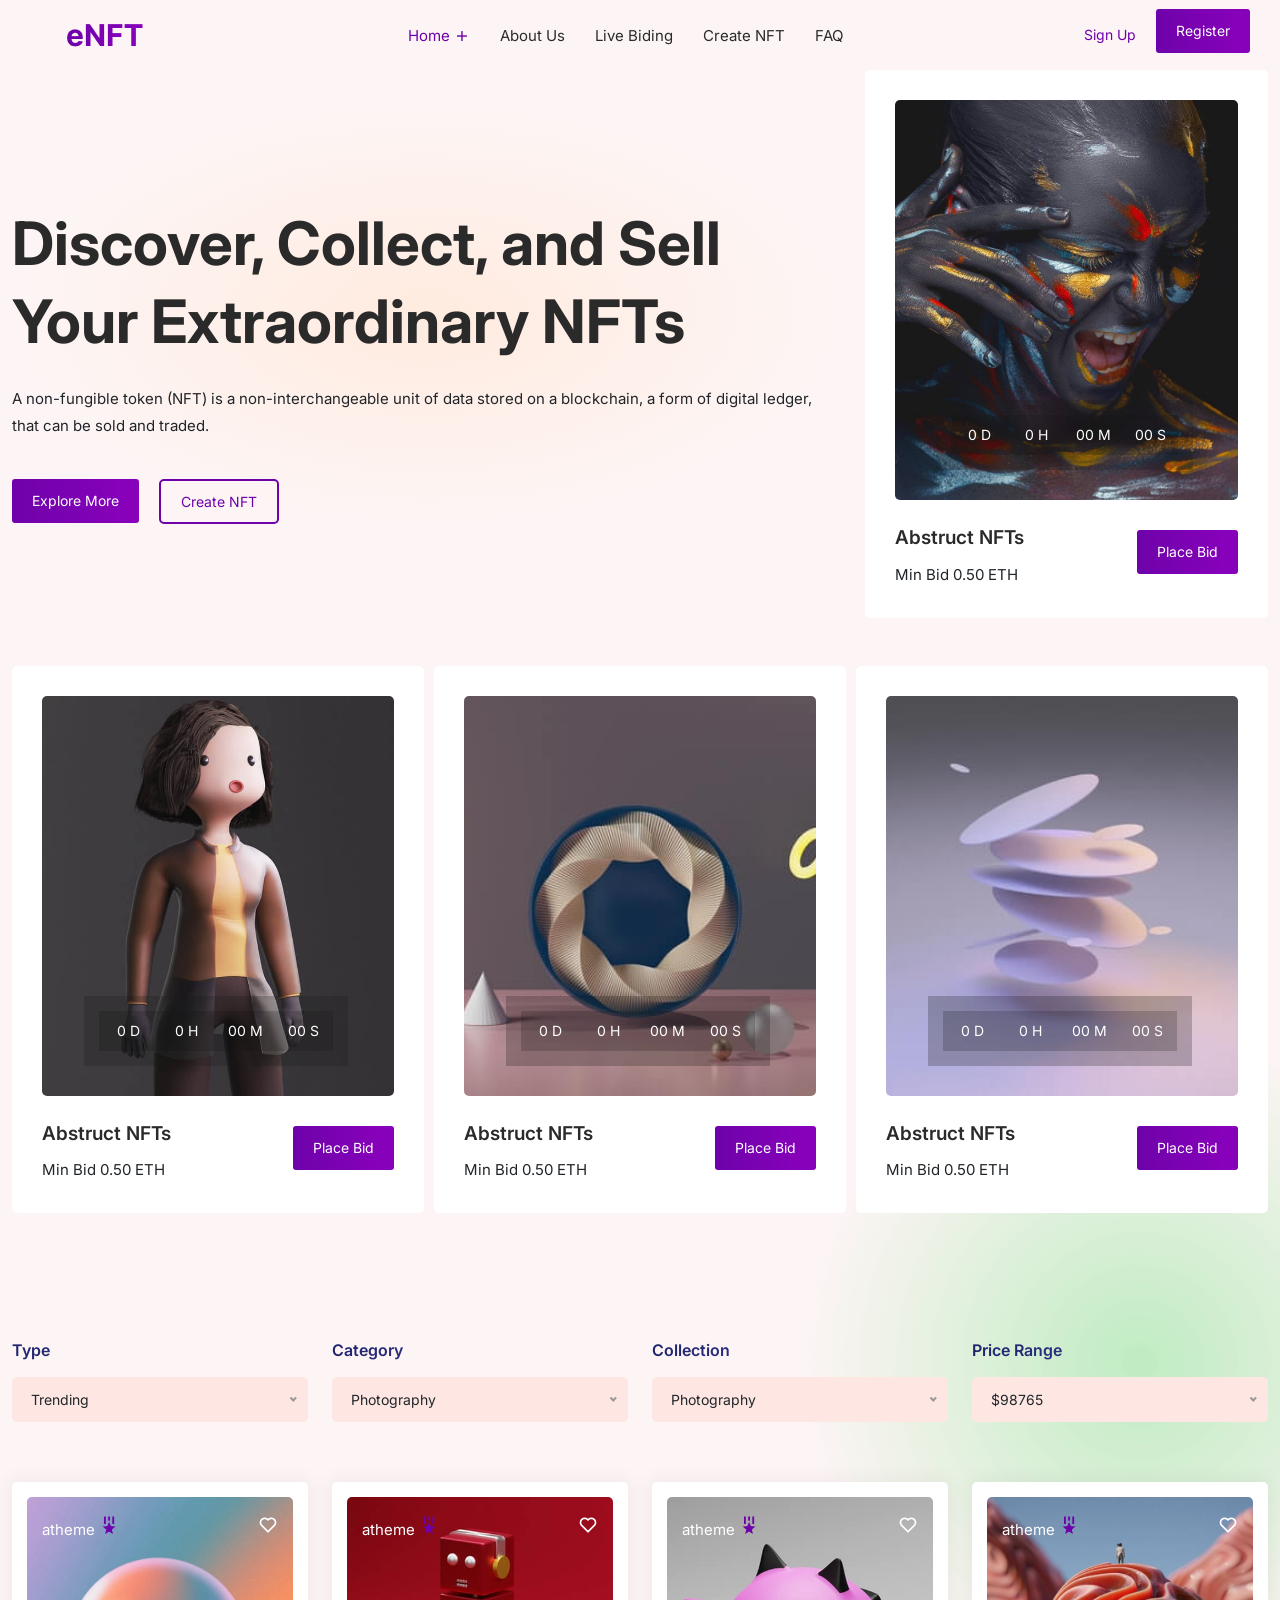
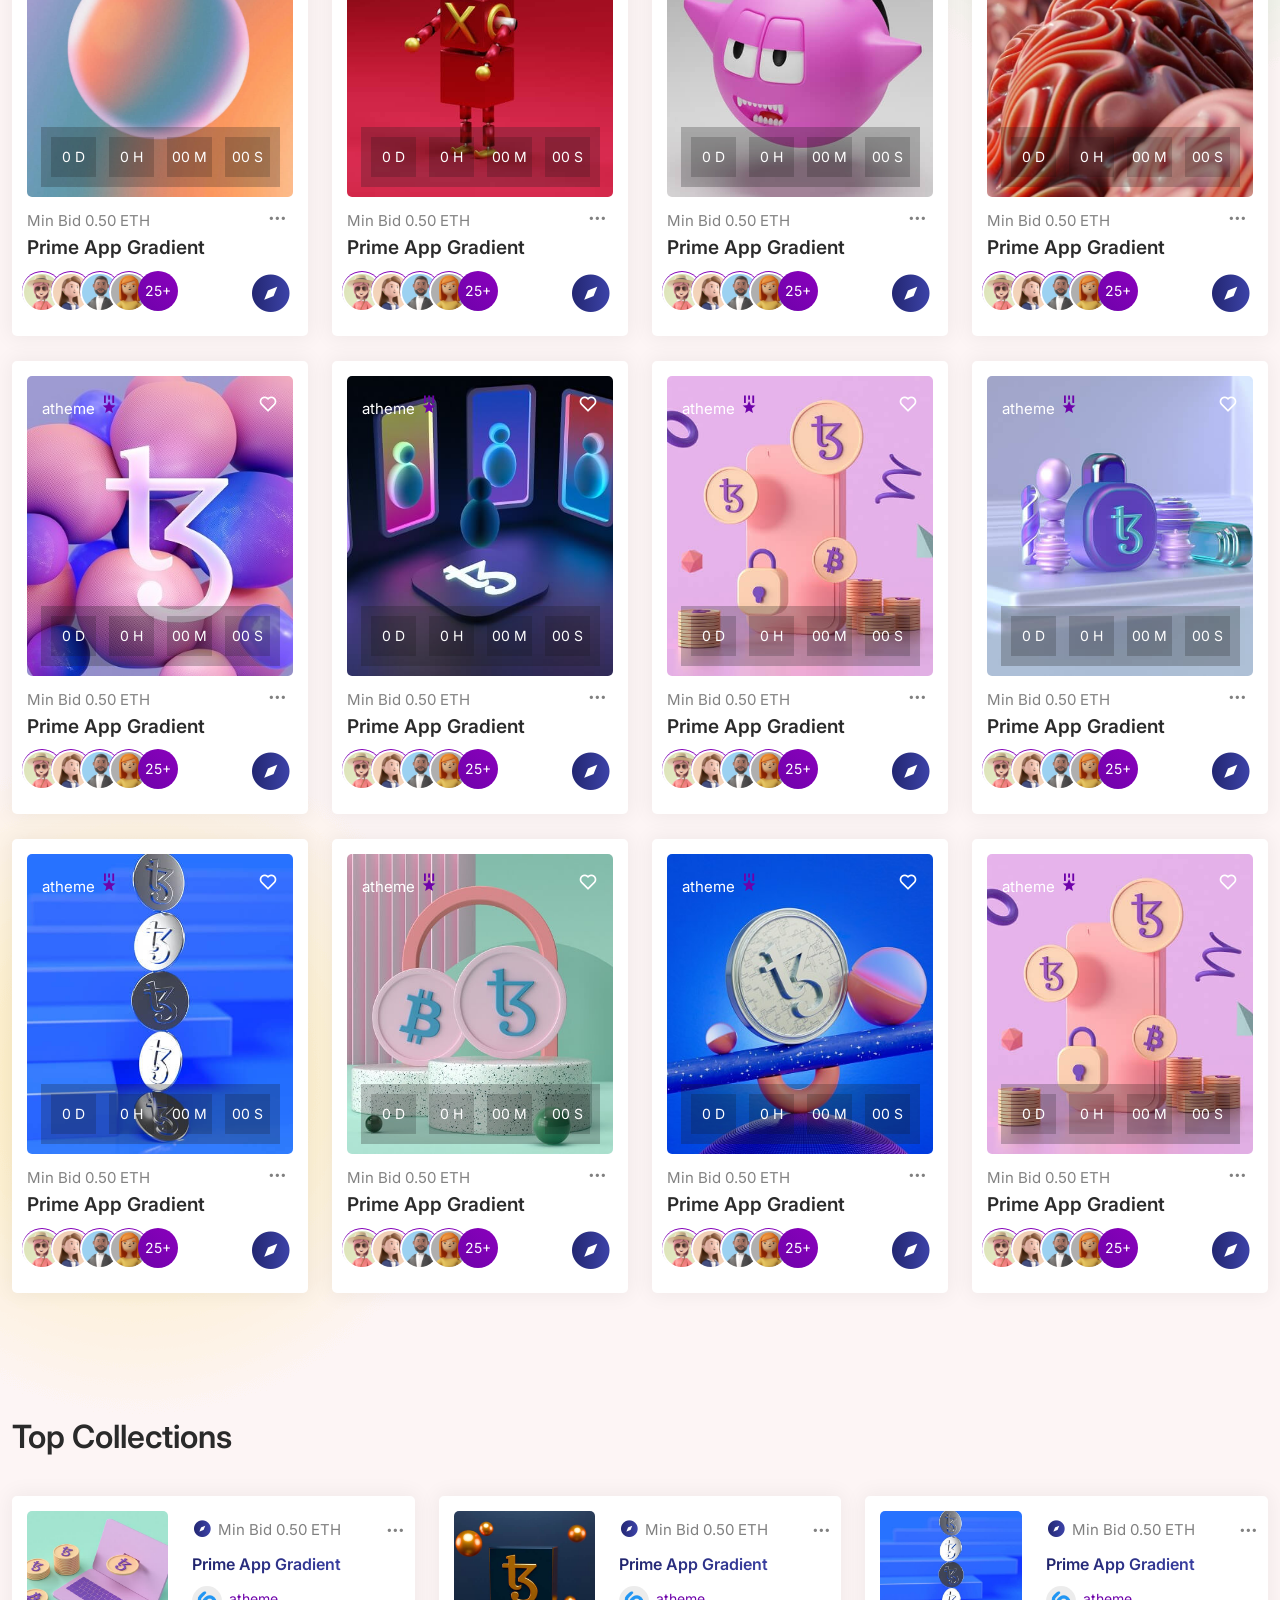
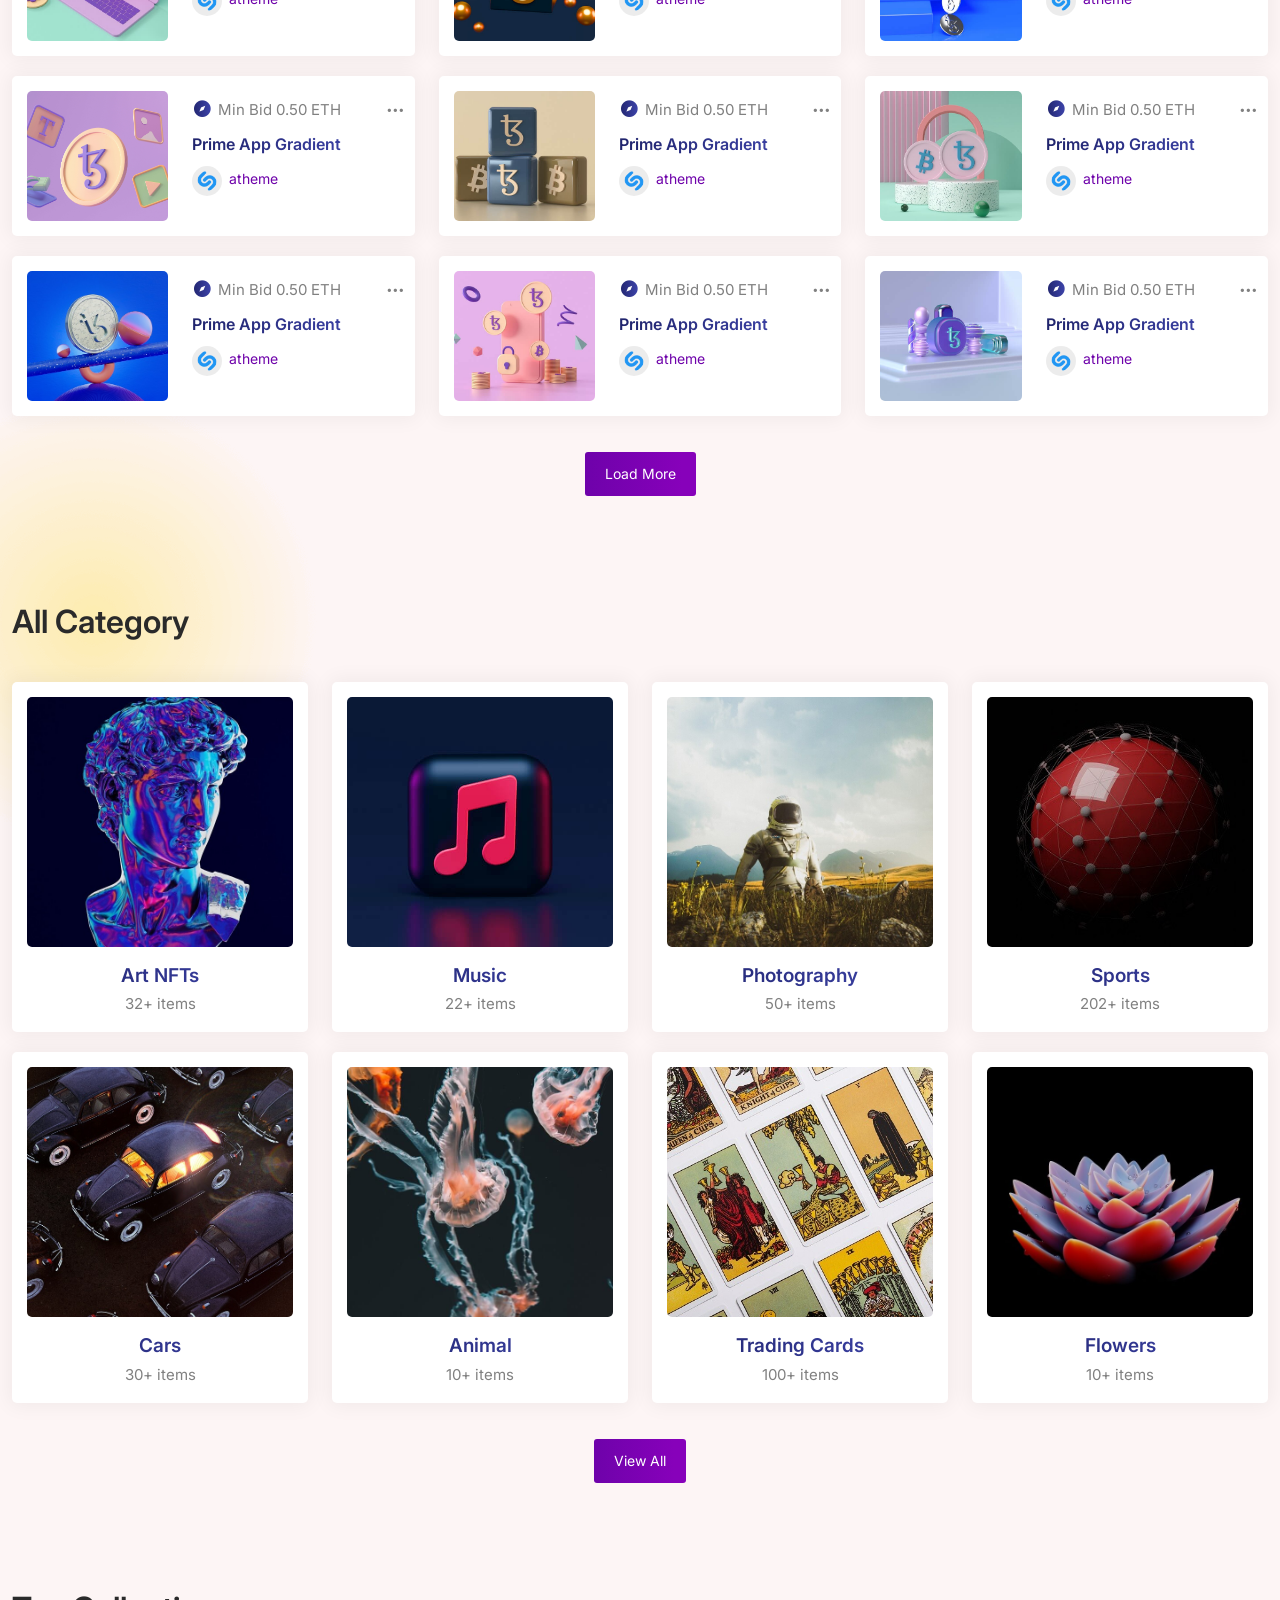
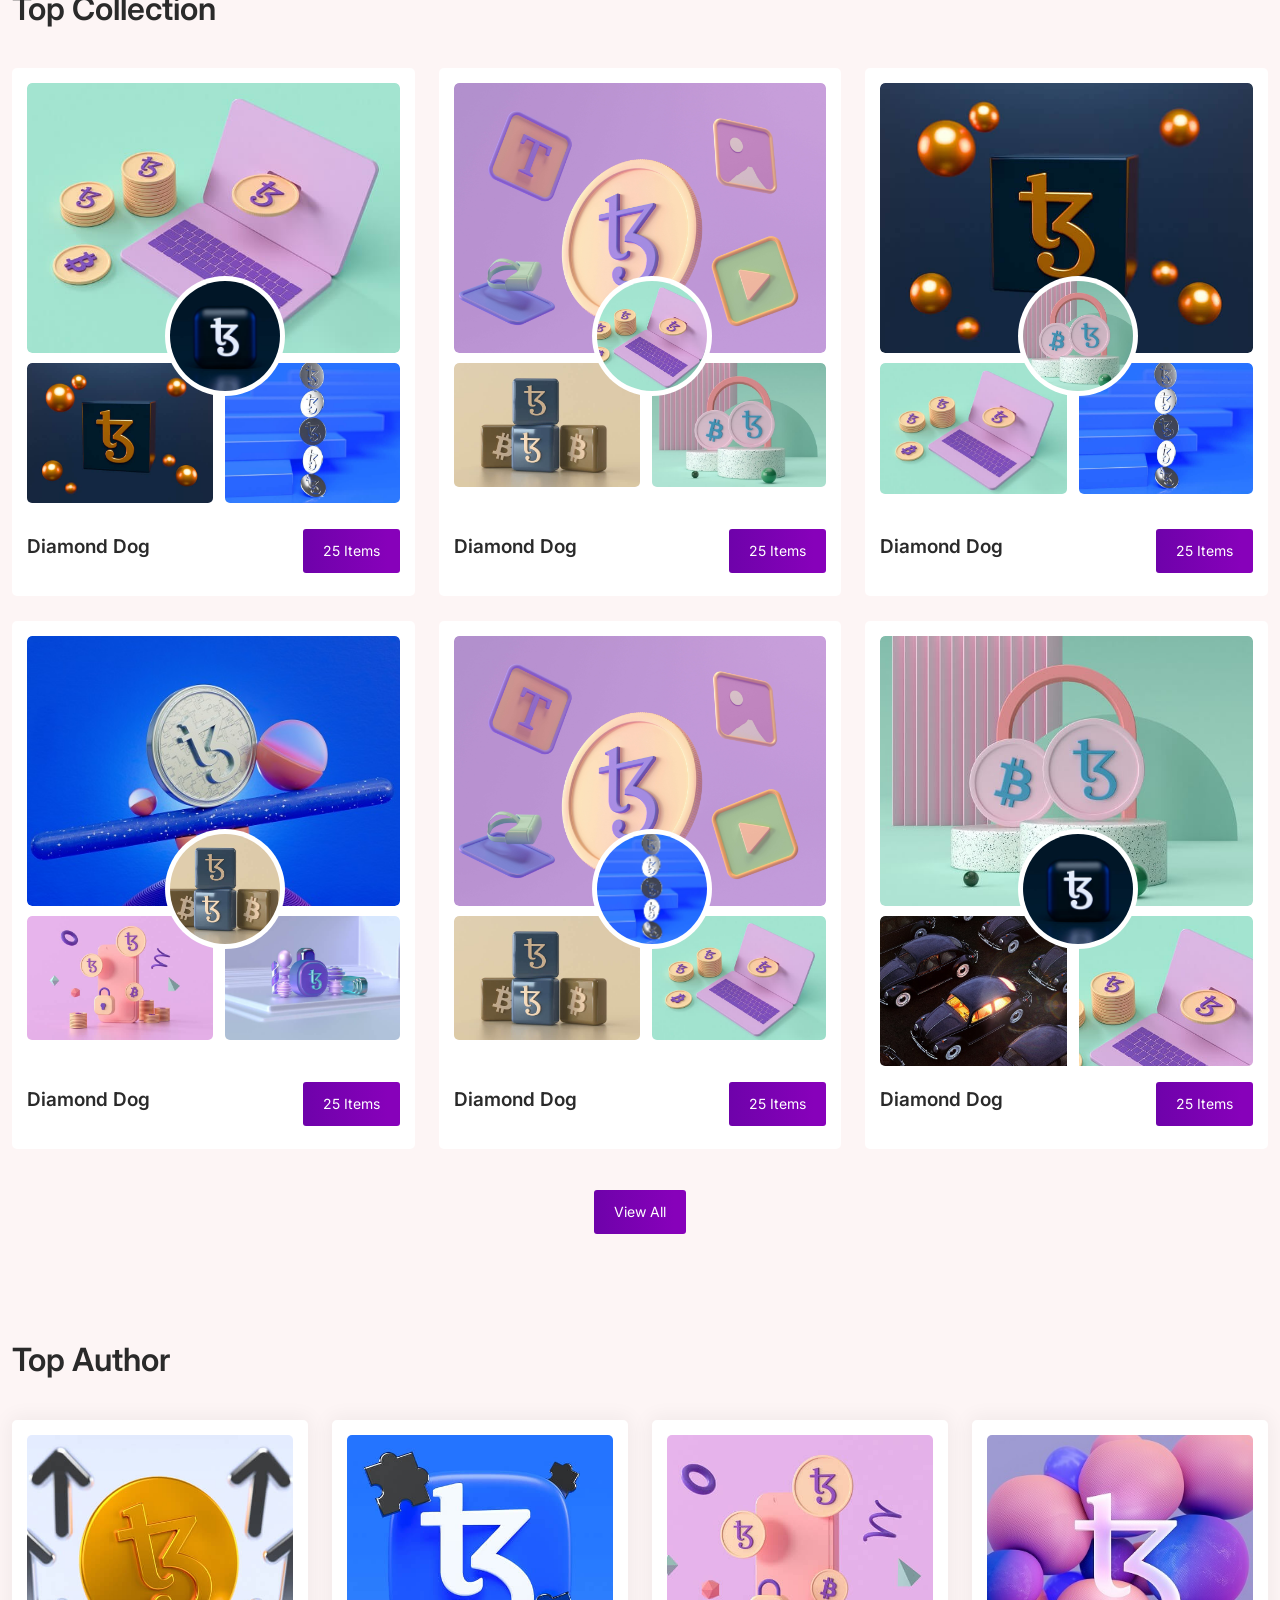
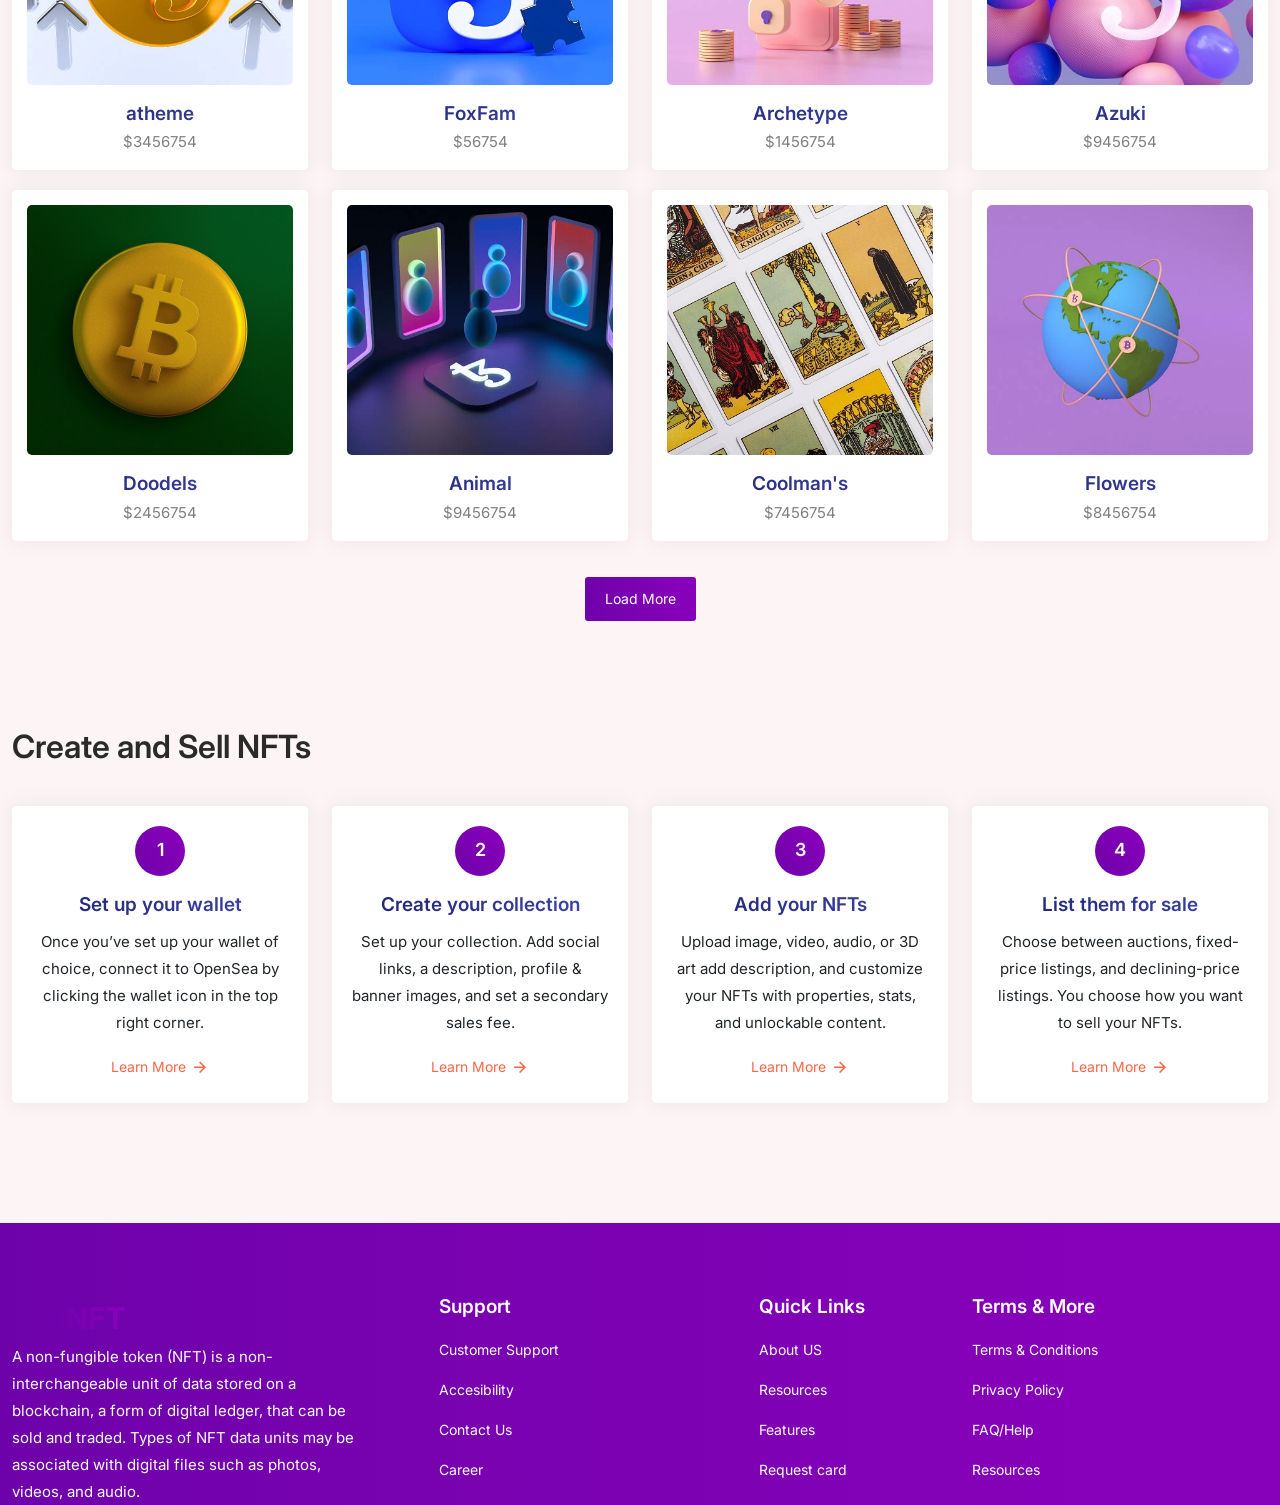
<file: index-4.html>
<!DOCTYPE html>
<html lang="zxx">
  <head>
    <!-- Required meta tags -->
    <meta charset="UTF-8" />
    <meta
      name="viewport"
      content="width=device-width, initial-scale=1, shrink-to-fit=no"
    />
    <!-- Bootstrap CSS -->
    <link rel="stylesheet" href="assets/css/bootstrap.min.css" />
    <!-- MeanMenu CSS -->
    <link rel="stylesheet" href="assets/css/meanmenu.css" />
    <!-- Boxicon CSS -->
    <link rel="stylesheet" href="assets/css/remixicon.css" />

    <!-- Owl Carousel CSS -->
    <link rel="stylesheet" href="assets/css/owl.carousel.min.css" />
    <!-- Magnific CSS -->
    <link rel="stylesheet" href="assets/css/magnific-popup.css" />
    <!-- Main CSS -->
    <link rel="stylesheet" href="assets/css/style.css" />
    <!-- Swiper CSS -->
    <link rel="stylesheet" href="assets/css/swiper-bundle.min.css" />
    <!-- Nice Select CSS -->
    <link rel="stylesheet" href="assets/css/nice-select.css" />
    <!-- Responsive CSS -->
    <link rel="stylesheet" href="assets/css/responsive.css" />
    <!-- Tittle -->
    <title>eNFT - NFT Marketplace HTML Template</title>

    <link rel="icon" type="image/png" href="assets/images/favicon.png" />
  </head>

  <body>
    <!-- PreLoader Start -->
    <div class="loader-content">
      <div class="d-table">
        <div class="d-table-cell">
          <div class="sk-folding-cube">
            <div class="sk-cube1 sk-cube"></div>
            <div class="sk-cube2 sk-cube"></div>
            <div class="sk-cube4 sk-cube"></div>
            <div class="sk-cube3 sk-cube"></div>
          </div>
        </div>
      </div>
    </div>
    <!-- PreLoader End -->

    <!-- Start Navbar Area -->
    <div class="navbar-area">
      <div class="mobile-responsive-nav">
        <div class="container">
          <div class="mobile-responsive-menu">
            <div class="logo">
              <a href="index.html">
                <img src="assets/images/logo.png" alt="logo" />
              </a>
            </div>
          </div>
        </div>
      </div>

      <div class="desktop-nav">
        <div class="container-fluid">
          <nav class="navbar navbar-expand-md navbar-light">
            <a class="navbar-brand" href="index.html">
              <img src="assets/images/logo.png" alt="logo" />
            </a>

            <div
              class="collapse navbar-collapse mean-menu"
              id="navbarSupportedContent"
            >
              <ul class="navbar-nav m-auto">
                <li class="nav-item">
                  <a href="#" class="nav-link dropdown-toggle active"> Home </a>

                  <ul class="dropdown-menu">
                    <li class="nav-item">
                      <a href="index.html" class="nav-link">Home One</a>
                    </li>
                    <li class="nav-item">
                      <a href="index-2.html" class="nav-link">Home Two</a>
                    </li>
                    <li class="nav-item">
                      <a href="index-3.html" class="nav-link">Home Three</a>
                    </li>
                    <li class="nav-item">
                      <a href="index-4.html" class="nav-link active">Home Three</a>
                    </li>
                  </ul>
                </li>

                <li class="nav-item">
                  <a href="#" class="nav-link"> About Us </a>
                </li>
                <li class="nav-item">
                  <a href="#" class="nav-link"> Live Biding </a>
                </li>

                <li class="nav-item">
                  <a href="#" class="nav-link"> Create NFT </a>
                </li>

                <li class="nav-item">
                  <a href="#" class="nav-link"> FAQ </a>
                </li>

              </ul>

              <div class="others-options">
                <ul class="d-flex align-items-center">
                  <li>
                    <a href="#" class="border-btn"> Sign Up</i></a>
                  </li>
                  <li>
                    <a href="#" class="box-btn"> Register </a>
                  </li>
                </ul>
              </div>
            </div>
          </nav>
        </div>
      </div>


      <div class="others-option-for-responsive">
        <div class="container">
          <div class="dot-menu">
            <div class="inner">
              <div class="circle circle-one"></div>
              <div class="circle circle-two"></div>
              <div class="circle circle-three"></div>
            </div>
          </div>

          <div class="container">
            <div class="option-inner">
              <div
                class="others-options justify-content-center d-flex align-items-center"
              >
                <ul>
                  <li>
                    <a href="login.html" class="default-btn login"> Login </a>
                  </li>
                  <li>
                    <a href="register.html" class="default-btn"> Register </a>
                  </li>
                </ul>
              </div>
            </div>
          </div>
        </div>
      </div>
    </div>
    <!-- End Navbar Area -->

    <!-- Slider Area -->
    <section class="banner-area banner-area-two">
      <div class="d-table">
        <div class="d-table-cell">
          <div class="container">
            <div class="row align-items-center">
              <div class="col-lg-8">
                <div class="banner-content">
                  <h1>Discover, Collect, and Sell Your Extraordinary NFTs</h1>
                  <p>
                    A non-fungible token (NFT) is a non-interchangeable unit of
                    data stored on a blockchain, a form of digital ledger, that
                    can be sold and traded.
                  </p>
                  <div class="banner-btn justify-content-start">
                    <a href="contact.html" class="box-btn">Explore More</a>
                    <a href="contact.html" class="border-btn">Create NFT</a>
                  </div>
                </div>
              </div>
              <div class="col-lg-4">
                <div class="banner-right">
                  <div class="banner-img">
                    <img src="assets/images/banner/4.jpeg" alt="banner" />
                    <div class="counter">
                      <div
                        class="countdown text-center"
                        data-countdown="2022/07/18"
                      ></div>
                    </div>
                  </div>

                  <div class="content">
                    <ul
                      class="d-flex align-items-center justify-content-between pt-4"
                    >
                      <li>
                        <h3>Abstruct NFTs</h3>
                        <p>Min Bid 0.50 ETH</p>
                      </li>
                      <li>
                        <a href="#" class="box-btn">Place Bid</a>
                      </li>
                    </ul>
                  </div>
                </div>
              </div>
            </div>
          </div>
        </div>
      </div>
      <div class="container-fluid mt-5">
        <div class="banner-slider owl-carousel owl-theme">
          <div class="banner-right">
            <div class="banner-img">
              <img src="assets/images/banner/1.jpg" alt="banner" />
              <div class="counter">
                <div
                  class="countdown text-center"
                  data-countdown="2022/07/18"
                ></div>
              </div>
            </div>

            <div class="content">
              <ul
                class="d-flex align-items-center justify-content-between pt-4"
              >
                <li>
                  <h3>Abstruct NFTs</h3>
                  <p>Min Bid 0.50 ETH</p>
                </li>
                <li>
                  <a href="#" class="box-btn">Place Bid</a>
                </li>
              </ul>
            </div>
          </div>
          <div class="banner-right">
            <div class="banner-img">
              <img src="assets/images/banner/2.jpg" alt="banner" />
              <div class="counter">
                <div
                  class="countdown text-center"
                  data-countdown="2022/07/18"
                ></div>
              </div>
            </div>

            <div class="content">
              <ul
                class="d-flex align-items-center justify-content-between pt-4"
              >
                <li>
                  <h3>Abstruct NFTs</h3>
                  <p>Min Bid 0.50 ETH</p>
                </li>
                <li>
                  <a href="#" class="box-btn">Place Bid</a>
                </li>
              </ul>
            </div>
          </div>
          <div class="banner-right">
            <div class="banner-img">
              <img src="assets/images/banner/3.jpg" alt="banner" />
              <div class="counter">
                <div
                  class="countdown text-center"
                  data-countdown="2022/07/18"
                ></div>
              </div>
            </div>

            <div class="content">
              <ul
                class="d-flex align-items-center justify-content-between pt-4"
              >
                <li>
                  <h3>Abstruct NFTs</h3>
                  <p>Min Bid 0.50 ETH</p>
                </li>
                <li>
                  <a href="#" class="box-btn">Place Bid</a>
                </li>
              </ul>
            </div>
          </div>
          <div class="banner-right">
            <div class="banner-img">
              <img src="assets/images/banner/4.jpg" alt="banner" />
              <div class="counter">
                <div
                  class="countdown text-center"
                  data-countdown="2022/07/18"
                ></div>
              </div>
            </div>

            <div class="content">
              <ul
                class="d-flex align-items-center justify-content-between pt-4"
              >
                <li>
                  <h3>Abstruct NFTs</h3>
                  <p>Min Bid 0.50 ETH</p>
                </li>
                <li>
                  <a href="#" class="box-btn">Place Bid</a>
                </li>
              </ul>
            </div>
          </div>
        </div>
      </div>
    </section>
    <!-- End Slider Area -->

    <!-- Live Bidding Area -->
    <section class="live-area live-area-two ptb-100">
      <div class="container">
        <div class="row">
          <div class="col-lg-3 col-md-6">
            <div class="single-select">
              <h3>Type</h3>
              <div class="nice-select select single-select mr-0" tabindex="0">
                <span class="current">Trending</span>
                <ul class="list">
                  <li data-value="1" class="option selected focus">Trending</li>
                  <li data-value="2" class="option">Best Selling</li>
                  <li data-value="3" class="option">Medium Price</li>
                  <li data-value="3" class="option">Low Price</li>
                </ul>
              </div>
            </div>
          </div>
          <div class="col-lg-3 col-md-6">
            <div class="single-select">
              <h3>Category</h3>
              <div class="nice-select select single-select mr-0" tabindex="0">
                <span class="current">Photography</span>
                <ul class="list">
                  <li data-value="1" class="option selected focus">
                    Photography
                  </li>
                  <li data-value="2" class="option">Music</li>
                  <li data-value="3" class="option">Sports</li>
                  <li data-value="3" class="option">Art</li>
                </ul>
              </div>
            </div>
          </div>
          <div class="col-lg-3 col-md-6">
            <div class="single-select">
              <h3>Collection</h3>
              <div class="nice-select select single-select mr-0" tabindex="0">
                <span class="current">Photography</span>
                <ul class="list">
                  <li data-value="1" class="option selected focus">
                    Photography
                  </li>
                  <li data-value="2" class="option">Music</li>
                  <li data-value="3" class="option">Sports</li>
                  <li data-value="3" class="option">Art</li>
                </ul>
              </div>
            </div>
          </div>
          <div class="col-lg-3 col-md-6">
            <div class="single-select">
              <h3>Price Range</h3>
              <div class="nice-select select single-select mr-0" tabindex="0">
                <span class="current">$98765</span>
                <ul class="list">
                  <li data-value="1" class="option selected focus">$98765</li>
                  <li data-value="2" class="option">$23652</li>
                  <li data-value="3" class="option">$98124</li>
                  <li data-value="3" class="option">$123456</li>
                </ul>
              </div>
            </div>
          </div>
        </div>
        <div class="row">
          <div class="col-lg-3 col-md-6">
            <div class="single-bid">
              <div class="img">
                <img src="assets/images/bidding/1.1.jpg" alt="bidding" />
                <div class="counter">
                  <div
                    class="countdown text-center"
                    data-countdown="2022/07/18"
                  ></div>
                </div>
                <div class="top-bid d-flex justify-content-between">
                  <div class="name">
                    <p>atheme <i class="ri-medal-2-fill"></i></p>
                  </div>
                  <a href="#"> <i class="ri-heart-line"></i></a>
                </div>
              </div>
              <div class="content">
                <div class="top d-flex justify-content-between">
                  <p>Min Bid 0.50 ETH</p>
                  <div class="dropdown">
                    <button class="more-btn" data-bs-toggle="dropdown">
                      <i class="ri-more-fill"></i>
                    </button>
                    <ul class="dropdown-menu">
                      <li>
                        <a class="dropdown-item" href="#"
                          ><i class="ri-share-line"></i
                        ></a>
                      </li>
                      <li>
                        <a class="dropdown-item" href="#"
                          ><i class="ri-shopping-cart-line"></i
                        ></a>
                      </li>
                    </ul>
                  </div>
                </div>
                <h3>Prime App Gradient</h3>

                <ul class="user">
                  <li>
                    <img src="assets/images/bidding/user/1.jpg" alt="user" />
                  </li>
                  <li>
                    <img src="assets/images/bidding/user/2.jpg" alt="user" />
                  </li>
                  <li>
                    <img src="assets/images/bidding/user/3.jpg" alt="user" />
                  </li>
                  <li>
                    <img src="assets/images/bidding/user/4.jpg" alt="user" />
                  </li>
                  <li>25+</li>
                  <a
                    href="#"
                    class="float-end bid-btn"
                    data-bs-toggle="tooltip"
                    data-bs-placement="top"
                    title="Place Bid"
                  >
                    <i class="ri-compass-fill"></i
                  ></a>
                </ul>
              </div>
            </div>
          </div>
          <div class="col-lg-3 col-md-6">
            <div class="single-bid">
              <div class="img">
                <img src="assets/images/bidding/1.2.jpg" alt="bidding" />
                <div class="counter">
                  <div
                    class="countdown text-center"
                    data-countdown="2022/07/18"
                  ></div>
                </div>
                <div class="top-bid d-flex justify-content-between">
                  <div class="name">
                    <p>atheme <i class="ri-medal-2-fill"></i></p>
                  </div>
                  <a href="#"> <i class="ri-heart-line"></i></a>
                </div>
              </div>
              <div class="content">
                <div class="top d-flex justify-content-between">
                  <p>Min Bid 0.50 ETH</p>
                  <div class="dropdown">
                    <button class="more-btn" data-bs-toggle="dropdown">
                      <i class="ri-more-fill"></i>
                    </button>
                    <ul class="dropdown-menu">
                      <li>
                        <a class="dropdown-item" href="#"
                          ><i class="ri-share-line"></i
                        ></a>
                      </li>
                      <li>
                        <a class="dropdown-item" href="#"
                          ><i class="ri-shopping-cart-line"></i
                        ></a>
                      </li>
                    </ul>
                  </div>
                </div>
                <h3>Prime App Gradient</h3>
                <ul class="user">
                  <li>
                    <img src="assets/images/bidding/user/1.jpg" alt="user" />
                  </li>
                  <li>
                    <img src="assets/images/bidding/user/2.jpg" alt="user" />
                  </li>
                  <li>
                    <img src="assets/images/bidding/user/3.jpg" alt="user" />
                  </li>
                  <li>
                    <img src="assets/images/bidding/user/4.jpg" alt="user" />
                  </li>
                  <li>25+</li>
                  <a
                    href="#"
                    class="float-end bid-btn"
                    data-bs-toggle="tooltip"
                    data-bs-placement="top"
                    title="Place Bid"
                  >
                    <i class="ri-compass-fill"></i
                  ></a>
                </ul>
              </div>
            </div>
          </div>
          <div class="col-lg-3 col-md-6">
            <div class="single-bid">
              <div class="img">
                <img src="assets/images/bidding/1.3.jpg" alt="bidding" />
                <div class="counter">
                  <div
                    class="countdown text-center"
                    data-countdown="2022/07/18"
                  ></div>
                </div>
                <div class="top-bid d-flex justify-content-between">
                  <div class="name">
                    <p>atheme <i class="ri-medal-2-fill"></i></p>
                  </div>
                  <a href="#"> <i class="ri-heart-line"></i></a>
                </div>
              </div>
              <div class="content">
                <div class="top d-flex justify-content-between">
                  <p>Min Bid 0.50 ETH</p>
                  <div class="dropdown">
                    <button class="more-btn" data-bs-toggle="dropdown">
                      <i class="ri-more-fill"></i>
                    </button>
                    <ul class="dropdown-menu">
                      <li>
                        <a class="dropdown-item" href="#"
                          ><i class="ri-share-line"></i
                        ></a>
                      </li>
                      <li>
                        <a class="dropdown-item" href="#"
                          ><i class="ri-shopping-cart-line"></i
                        ></a>
                      </li>
                    </ul>
                  </div>
                </div>
                <h3>Prime App Gradient</h3>
                <ul class="user">
                  <li>
                    <img src="assets/images/bidding/user/1.jpg" alt="user" />
                  </li>
                  <li>
                    <img src="assets/images/bidding/user/2.jpg" alt="user" />
                  </li>
                  <li>
                    <img src="assets/images/bidding/user/3.jpg" alt="user" />
                  </li>
                  <li>
                    <img src="assets/images/bidding/user/4.jpg" alt="user" />
                  </li>
                  <li>25+</li>
                  <a
                    href="#"
                    class="float-end bid-btn"
                    data-bs-toggle="tooltip"
                    data-bs-placement="top"
                    title="Place Bid"
                  >
                    <i class="ri-compass-fill"></i
                  ></a>
                </ul>
              </div>
            </div>
          </div>
          <div class="col-lg-3 col-md-6">
            <div class="single-bid">
              <div class="img">
                <img src="assets/images/bidding/1.4.jpg" alt="bidding" />
                <div class="counter">
                  <div
                    class="countdown text-center"
                    data-countdown="2022/07/18"
                  ></div>
                </div>
                <div class="top-bid d-flex justify-content-between">
                  <div class="name">
                    <p>atheme <i class="ri-medal-2-fill"></i></p>
                  </div>
                  <a href="#"> <i class="ri-heart-line"></i></a>
                </div>
              </div>
              <div class="content">
                <div class="top d-flex justify-content-between">
                  <p>Min Bid 0.50 ETH</p>
                  <div class="dropdown">
                    <button class="more-btn" data-bs-toggle="dropdown">
                      <i class="ri-more-fill"></i>
                    </button>
                    <ul class="dropdown-menu">
                      <li>
                        <a class="dropdown-item" href="#"
                          ><i class="ri-share-line"></i
                        ></a>
                      </li>
                      <li>
                        <a class="dropdown-item" href="#"
                          ><i class="ri-shopping-cart-line"></i
                        ></a>
                      </li>
                    </ul>
                  </div>
                </div>
                <h3>Prime App Gradient</h3>
                <ul class="user">
                  <li>
                    <img src="assets/images/bidding/user/1.jpg" alt="user" />
                  </li>
                  <li>
                    <img src="assets/images/bidding/user/2.jpg" alt="user" />
                  </li>
                  <li>
                    <img src="assets/images/bidding/user/3.jpg" alt="user" />
                  </li>
                  <li>
                    <img src="assets/images/bidding/user/4.jpg" alt="user" />
                  </li>
                  <li>25+</li>
                  <a
                    href="#"
                    class="float-end bid-btn"
                    data-bs-toggle="tooltip"
                    data-bs-placement="top"
                    title="Place Bid"
                  >
                    <i class="ri-compass-fill"></i
                  ></a>
                </ul>
              </div>
            </div>
          </div>
          <div class="col-lg-3 col-md-6">
            <div class="single-bid">
              <div class="img">
                <img src="assets/images/bidding/1.jpg" alt="bidding" />
                <div class="counter">
                  <div
                    class="countdown text-center"
                    data-countdown="2022/07/18"
                  ></div>
                </div>
                <div class="top-bid d-flex justify-content-between">
                  <div class="name">
                    <p>atheme <i class="ri-medal-2-fill"></i></p>
                  </div>
                  <a href="#"> <i class="ri-heart-line"></i></a>
                </div>
              </div>
              <div class="content">
                <div class="top d-flex justify-content-between">
                  <p>Min Bid 0.50 ETH</p>
                  <div class="dropdown">
                    <button class="more-btn" data-bs-toggle="dropdown">
                      <i class="ri-more-fill"></i>
                    </button>
                    <ul class="dropdown-menu">
                      <li>
                        <a class="dropdown-item" href="#"
                          ><i class="ri-share-line"></i
                        ></a>
                      </li>
                      <li>
                        <a class="dropdown-item" href="#"
                          ><i class="ri-shopping-cart-line"></i
                        ></a>
                      </li>
                    </ul>
                  </div>
                </div>
                <h3>Prime App Gradient</h3>

                <ul class="user">
                  <li>
                    <img src="assets/images/bidding/user/1.jpg" alt="user" />
                  </li>
                  <li>
                    <img src="assets/images/bidding/user/2.jpg" alt="user" />
                  </li>
                  <li>
                    <img src="assets/images/bidding/user/3.jpg" alt="user" />
                  </li>
                  <li>
                    <img src="assets/images/bidding/user/4.jpg" alt="user" />
                  </li>
                  <li>25+</li>
                  <a
                    href="#"
                    class="float-end bid-btn"
                    data-bs-toggle="tooltip"
                    data-bs-placement="top"
                    title="Place Bid"
                  >
                    <i class="ri-compass-fill"></i
                  ></a>
                </ul>
              </div>
            </div>
          </div>
          <div class="col-lg-3 col-md-6">
            <div class="single-bid">
              <div class="img">
                <img src="assets/images/bidding/2.jpg" alt="bidding" />
                <div class="counter">
                  <div
                    class="countdown text-center"
                    data-countdown="2022/07/18"
                  ></div>
                </div>
                <div class="top-bid d-flex justify-content-between">
                  <div class="name">
                    <p>atheme <i class="ri-medal-2-fill"></i></p>
                  </div>
                  <a href="#"> <i class="ri-heart-line"></i></a>
                </div>
              </div>
              <div class="content">
                <div class="top d-flex justify-content-between">
                  <p>Min Bid 0.50 ETH</p>
                  <div class="dropdown">
                    <button class="more-btn" data-bs-toggle="dropdown">
                      <i class="ri-more-fill"></i>
                    </button>
                    <ul class="dropdown-menu">
                      <li>
                        <a class="dropdown-item" href="#"
                          ><i class="ri-share-line"></i
                        ></a>
                      </li>
                      <li>
                        <a class="dropdown-item" href="#"
                          ><i class="ri-shopping-cart-line"></i
                        ></a>
                      </li>
                    </ul>
                  </div>
                </div>
                <h3>Prime App Gradient</h3>
                <ul class="user">
                  <li>
                    <img src="assets/images/bidding/user/1.jpg" alt="user" />
                  </li>
                  <li>
                    <img src="assets/images/bidding/user/2.jpg" alt="user" />
                  </li>
                  <li>
                    <img src="assets/images/bidding/user/3.jpg" alt="user" />
                  </li>
                  <li>
                    <img src="assets/images/bidding/user/4.jpg" alt="user" />
                  </li>
                  <li>25+</li>
                  <a
                    href="#"
                    class="float-end bid-btn"
                    data-bs-toggle="tooltip"
                    data-bs-placement="top"
                    title="Place Bid"
                  >
                    <i class="ri-compass-fill"></i
                  ></a>
                </ul>
              </div>
            </div>
          </div>
          <div class="col-lg-3 col-md-6">
            <div class="single-bid">
              <div class="img">
                <img src="assets/images/bidding/3.jpg" alt="bidding" />
                <div class="counter">
                  <div
                    class="countdown text-center"
                    data-countdown="2022/07/18"
                  ></div>
                </div>
                <div class="top-bid d-flex justify-content-between">
                  <div class="name">
                    <p>atheme <i class="ri-medal-2-fill"></i></p>
                  </div>
                  <a href="#"> <i class="ri-heart-line"></i></a>
                </div>
              </div>
              <div class="content">
                <div class="top d-flex justify-content-between">
                  <p>Min Bid 0.50 ETH</p>
                  <div class="dropdown">
                    <button class="more-btn" data-bs-toggle="dropdown">
                      <i class="ri-more-fill"></i>
                    </button>
                    <ul class="dropdown-menu">
                      <li>
                        <a class="dropdown-item" href="#"
                          ><i class="ri-share-line"></i
                        ></a>
                      </li>
                      <li>
                        <a class="dropdown-item" href="#"
                          ><i class="ri-shopping-cart-line"></i
                        ></a>
                      </li>
                    </ul>
                  </div>
                </div>
                <h3>Prime App Gradient</h3>
                <ul class="user">
                  <li>
                    <img src="assets/images/bidding/user/1.jpg" alt="user" />
                  </li>
                  <li>
                    <img src="assets/images/bidding/user/2.jpg" alt="user" />
                  </li>
                  <li>
                    <img src="assets/images/bidding/user/3.jpg" alt="user" />
                  </li>
                  <li>
                    <img src="assets/images/bidding/user/4.jpg" alt="user" />
                  </li>
                  <li>25+</li>
                  <a
                    href="#"
                    class="float-end bid-btn"
                    data-bs-toggle="tooltip"
                    data-bs-placement="top"
                    title="Place Bid"
                  >
                    <i class="ri-compass-fill"></i
                  ></a>
                </ul>
              </div>
            </div>
          </div>
          <div class="col-lg-3 col-md-6">
            <div class="single-bid">
              <div class="img">
                <img src="assets/images/bidding/4.jpg" alt="bidding" />
                <div class="counter">
                  <div
                    class="countdown text-center"
                    data-countdown="2022/07/18"
                  ></div>
                </div>
                <div class="top-bid d-flex justify-content-between">
                  <div class="name">
                    <p>atheme <i class="ri-medal-2-fill"></i></p>
                  </div>
                  <a href="#"> <i class="ri-heart-line"></i></a>
                </div>
              </div>
              <div class="content">
                <div class="top d-flex justify-content-between">
                  <p>Min Bid 0.50 ETH</p>
                  <div class="dropdown">
                    <button class="more-btn" data-bs-toggle="dropdown">
                      <i class="ri-more-fill"></i>
                    </button>
                    <ul class="dropdown-menu">
                      <li>
                        <a class="dropdown-item" href="#"
                          ><i class="ri-share-line"></i
                        ></a>
                      </li>
                      <li>
                        <a class="dropdown-item" href="#"
                          ><i class="ri-shopping-cart-line"></i
                        ></a>
                      </li>
                    </ul>
                  </div>
                </div>
                <h3>Prime App Gradient</h3>
                <ul class="user">
                  <li>
                    <img src="assets/images/bidding/user/1.jpg" alt="user" />
                  </li>
                  <li>
                    <img src="assets/images/bidding/user/2.jpg" alt="user" />
                  </li>
                  <li>
                    <img src="assets/images/bidding/user/3.jpg" alt="user" />
                  </li>
                  <li>
                    <img src="assets/images/bidding/user/4.jpg" alt="user" />
                  </li>
                  <li>25+</li>
                  <a
                    href="#"
                    class="float-end bid-btn"
                    data-bs-toggle="tooltip"
                    data-bs-placement="top"
                    title="Place Bid"
                  >
                    <i class="ri-compass-fill"></i
                  ></a>
                </ul>
              </div>
            </div>
          </div>
          <div class="col-lg-3 col-md-6">
            <div class="single-bid">
              <div class="img">
                <img src="assets/images/bidding/5.jpg" alt="bidding" />
                <div class="counter">
                  <div
                    class="countdown text-center"
                    data-countdown="2022/07/18"
                  ></div>
                </div>
                <div class="top-bid d-flex justify-content-between">
                  <div class="name">
                    <p>atheme <i class="ri-medal-2-fill"></i></p>
                  </div>
                  <a href="#"> <i class="ri-heart-line"></i></a>
                </div>
              </div>
              <div class="content">
                <div class="top d-flex justify-content-between">
                  <p>Min Bid 0.50 ETH</p>
                  <div class="dropdown">
                    <button class="more-btn" data-bs-toggle="dropdown">
                      <i class="ri-more-fill"></i>
                    </button>
                    <ul class="dropdown-menu">
                      <li>
                        <a class="dropdown-item" href="#"
                          ><i class="ri-share-line"></i
                        ></a>
                      </li>
                      <li>
                        <a class="dropdown-item" href="#"
                          ><i class="ri-shopping-cart-line"></i
                        ></a>
                      </li>
                    </ul>
                  </div>
                </div>
                <h3>Prime App Gradient</h3>

                <ul class="user">
                  <li>
                    <img src="assets/images/bidding/user/1.jpg" alt="user" />
                  </li>
                  <li>
                    <img src="assets/images/bidding/user/2.jpg" alt="user" />
                  </li>
                  <li>
                    <img src="assets/images/bidding/user/3.jpg" alt="user" />
                  </li>
                  <li>
                    <img src="assets/images/bidding/user/4.jpg" alt="user" />
                  </li>
                  <li>25+</li>
                  <a
                    href="#"
                    class="float-end bid-btn"
                    data-bs-toggle="tooltip"
                    data-bs-placement="top"
                    title="Place Bid"
                  >
                    <i class="ri-compass-fill"></i
                  ></a>
                </ul>
              </div>
            </div>
          </div>
          <div class="col-lg-3 col-md-6">
            <div class="single-bid">
              <div class="img">
                <img src="assets/images/bidding/6.jpg" alt="bidding" />
                <div class="counter">
                  <div
                    class="countdown text-center"
                    data-countdown="2022/07/18"
                  ></div>
                </div>
                <div class="top-bid d-flex justify-content-between">
                  <div class="name">
                    <p>atheme <i class="ri-medal-2-fill"></i></p>
                  </div>
                  <a href="#"> <i class="ri-heart-line"></i></a>
                </div>
              </div>
              <div class="content">
                <div class="top d-flex justify-content-between">
                  <p>Min Bid 0.50 ETH</p>
                  <div class="dropdown">
                    <button class="more-btn" data-bs-toggle="dropdown">
                      <i class="ri-more-fill"></i>
                    </button>
                    <ul class="dropdown-menu">
                      <li>
                        <a class="dropdown-item" href="#"
                          ><i class="ri-share-line"></i
                        ></a>
                      </li>
                      <li>
                        <a class="dropdown-item" href="#"
                          ><i class="ri-shopping-cart-line"></i
                        ></a>
                      </li>
                    </ul>
                  </div>
                </div>
                <h3>Prime App Gradient</h3>
                <ul class="user">
                  <li>
                    <img src="assets/images/bidding/user/1.jpg" alt="user" />
                  </li>
                  <li>
                    <img src="assets/images/bidding/user/2.jpg" alt="user" />
                  </li>
                  <li>
                    <img src="assets/images/bidding/user/3.jpg" alt="user" />
                  </li>
                  <li>
                    <img src="assets/images/bidding/user/4.jpg" alt="user" />
                  </li>
                  <li>25+</li>
                  <a
                    href="#"
                    class="float-end bid-btn"
                    data-bs-toggle="tooltip"
                    data-bs-placement="top"
                    title="Place Bid"
                  >
                    <i class="ri-compass-fill"></i
                  ></a>
                </ul>
              </div>
            </div>
          </div>
          <div class="col-lg-3 col-md-6">
            <div class="single-bid">
              <div class="img">
                <img src="assets/images/bidding/7.jpg" alt="bidding" />
                <div class="counter">
                  <div
                    class="countdown text-center"
                    data-countdown="2022/07/18"
                  ></div>
                </div>
                <div class="top-bid d-flex justify-content-between">
                  <div class="name">
                    <p>atheme <i class="ri-medal-2-fill"></i></p>
                  </div>
                  <a href="#"> <i class="ri-heart-line"></i></a>
                </div>
              </div>
              <div class="content">
                <div class="top d-flex justify-content-between">
                  <p>Min Bid 0.50 ETH</p>
                  <div class="dropdown">
                    <button class="more-btn" data-bs-toggle="dropdown">
                      <i class="ri-more-fill"></i>
                    </button>
                    <ul class="dropdown-menu">
                      <li>
                        <a class="dropdown-item" href="#"
                          ><i class="ri-share-line"></i
                        ></a>
                      </li>
                      <li>
                        <a class="dropdown-item" href="#"
                          ><i class="ri-shopping-cart-line"></i
                        ></a>
                      </li>
                    </ul>
                  </div>
                </div>
                <h3>Prime App Gradient</h3>
                <ul class="user">
                  <li>
                    <img src="assets/images/bidding/user/1.jpg" alt="user" />
                  </li>
                  <li>
                    <img src="assets/images/bidding/user/2.jpg" alt="user" />
                  </li>
                  <li>
                    <img src="assets/images/bidding/user/3.jpg" alt="user" />
                  </li>
                  <li>
                    <img src="assets/images/bidding/user/4.jpg" alt="user" />
                  </li>
                  <li>25+</li>
                  <a
                    href="#"
                    class="float-end bid-btn"
                    data-bs-toggle="tooltip"
                    data-bs-placement="top"
                    title="Place Bid"
                  >
                    <i class="ri-compass-fill"></i
                  ></a>
                </ul>
              </div>
            </div>
          </div>
          <div class="col-lg-3 col-md-6">
            <div class="single-bid">
              <div class="img">
                <img src="assets/images/bidding/8.jpg" alt="bidding" />
                <div class="counter">
                  <div
                    class="countdown text-center"
                    data-countdown="2022/07/18"
                  ></div>
                </div>
                <div class="top-bid d-flex justify-content-between">
                  <div class="name">
                    <p>atheme <i class="ri-medal-2-fill"></i></p>
                  </div>
                  <a href="#"> <i class="ri-heart-line"></i></a>
                </div>
              </div>
              <div class="content">
                <div class="top d-flex justify-content-between">
                  <p>Min Bid 0.50 ETH</p>
                  <div class="dropdown">
                    <button class="more-btn" data-bs-toggle="dropdown">
                      <i class="ri-more-fill"></i>
                    </button>
                    <ul class="dropdown-menu">
                      <li>
                        <a class="dropdown-item" href="#"
                          ><i class="ri-share-line"></i
                        ></a>
                      </li>
                      <li>
                        <a class="dropdown-item" href="#"
                          ><i class="ri-shopping-cart-line"></i
                        ></a>
                      </li>
                    </ul>
                  </div>
                </div>
                <h3>Prime App Gradient</h3>
                <ul class="user">
                  <li>
                    <img src="assets/images/bidding/user/1.jpg" alt="user" />
                  </li>
                  <li>
                    <img src="assets/images/bidding/user/2.jpg" alt="user" />
                  </li>
                  <li>
                    <img src="assets/images/bidding/user/3.jpg" alt="user" />
                  </li>
                  <li>
                    <img src="assets/images/bidding/user/4.jpg" alt="user" />
                  </li>
                  <li>25+</li>
                  <a
                    href="#"
                    class="float-end bid-btn"
                    data-bs-toggle="tooltip"
                    data-bs-placement="top"
                    title="Place Bid"
                  >
                    <i class="ri-compass-fill"></i
                  ></a>
                </ul>
              </div>
            </div>
          </div>
        </div>
        <div class="shape">
          <img src="assets/images/shape/1.png" alt="shape" />
        </div>
        <div class="shape-2">
          <img src="assets/images/shape/2.png" alt="shape" />
        </div>
      </div>
    </section>
    <!--  End Live Bidding Area -->

    <!-- Top Collection Area -->
    <section class="collection-area">
      <div class="container">
        <h2>Top Collections</h2>
        <div class="row">
          <div class="col-lg-4 col-md-6">
            <div class="single-collection">
              <div class="row">
                <div class="col-5">
                  <div class="img">
                    <img
                      src="assets/images/collection/1.jpg"
                      alt="collection"
                    />
                  </div>
                </div>
                <div class="col-6 pe-0">
                  <p><i class="ri-compass-fill"></i> Min Bid 0.50 ETH</p>
                  <h3>Prime App Gradient</h3>
                  <ul class="brand d-flex align-items-center">
                    <li>
                      <img
                        src="assets/images/collection/brand.png"
                        alt="brand"
                      />
                    </li>
                    <li>atheme</li>
                  </ul>
                </div>
                <div class="col-1 ps-0">
                  <div class="dropdown">
                    <button class="more-btn" data-bs-toggle="dropdown">
                      <i class="ri-more-fill"></i>
                    </button>
                    <ul class="dropdown-menu">
                      <li>
                        <a class="dropdown-item" href="#"
                          ><i class="ri-share-line"></i
                        ></a>
                      </li>
                      <li>
                        <a class="dropdown-item" href="#"
                          ><i class="ri-shopping-cart-line"></i
                        ></a>
                      </li>
                    </ul>
                  </div>
                </div>
              </div>
            </div>
          </div>
          <div class="col-lg-4 col-md-6">
            <div class="single-collection">
              <div class="row">
                <div class="col-5">
                  <div class="img">
                    <img
                      src="assets/images/collection/2.jpg"
                      alt="collection"
                    />
                  </div>
                </div>
                <div class="col-6 pe-0">
                  <p><i class="ri-compass-fill"></i> Min Bid 0.50 ETH</p>
                  <h3>Prime App Gradient</h3>
                  <ul class="brand d-flex align-items-center">
                    <li>
                      <img
                        src="assets/images/collection/brand.png"
                        alt="brand"
                      />
                    </li>
                    <li>atheme</li>
                  </ul>
                </div>
                <div class="col-1 ps-0">
                  <div class="dropdown">
                    <button class="more-btn" data-bs-toggle="dropdown">
                      <i class="ri-more-fill"></i>
                    </button>
                    <ul class="dropdown-menu">
                      <li>
                        <a class="dropdown-item" href="#"
                          ><i class="ri-share-line"></i
                        ></a>
                      </li>
                      <li>
                        <a class="dropdown-item" href="#"
                          ><i class="ri-shopping-cart-line"></i
                        ></a>
                      </li>
                    </ul>
                  </div>
                </div>
              </div>
            </div>
          </div>
          <div class="col-lg-4 col-md-6">
            <div class="single-collection">
              <div class="row">
                <div class="col-5">
                  <div class="img">
                    <img
                      src="assets/images/collection/3.jpg"
                      alt="collection"
                    />
                  </div>
                </div>
                <div class="col-6 pe-0">
                  <p><i class="ri-compass-fill"></i> Min Bid 0.50 ETH</p>
                  <h3>Prime App Gradient</h3>
                  <ul class="brand d-flex align-items-center">
                    <li>
                      <img
                        src="assets/images/collection/brand.png"
                        alt="brand"
                      />
                    </li>
                    <li>atheme</li>
                  </ul>
                </div>
                <div class="col-1 ps-0">
                  <div class="dropdown">
                    <button class="more-btn" data-bs-toggle="dropdown">
                      <i class="ri-more-fill"></i>
                    </button>
                    <ul class="dropdown-menu">
                      <li>
                        <a class="dropdown-item" href="#"
                          ><i class="ri-share-line"></i
                        ></a>
                      </li>
                      <li>
                        <a class="dropdown-item" href="#"
                          ><i class="ri-shopping-cart-line"></i
                        ></a>
                      </li>
                    </ul>
                  </div>
                </div>
              </div>
            </div>
          </div>
          <div class="col-lg-4 col-md-6">
            <div class="single-collection">
              <div class="row">
                <div class="col-5">
                  <div class="img">
                    <img
                      src="assets/images/collection/4.jpg"
                      alt="collection"
                    />
                  </div>
                </div>
                <div class="col-6 pe-0">
                  <p><i class="ri-compass-fill"></i> Min Bid 0.50 ETH</p>
                  <h3>Prime App Gradient</h3>
                  <ul class="brand d-flex align-items-center">
                    <li>
                      <img
                        src="assets/images/collection/brand.png"
                        alt="brand"
                      />
                    </li>
                    <li>atheme</li>
                  </ul>
                </div>
                <div class="col-1 ps-0">
                  <div class="dropdown">
                    <button class="more-btn" data-bs-toggle="dropdown">
                      <i class="ri-more-fill"></i>
                    </button>
                    <ul class="dropdown-menu">
                      <li>
                        <a class="dropdown-item" href="#"
                          ><i class="ri-share-line"></i
                        ></a>
                      </li>
                      <li>
                        <a class="dropdown-item" href="#"
                          ><i class="ri-shopping-cart-line"></i
                        ></a>
                      </li>
                    </ul>
                  </div>
                </div>
              </div>
            </div>
          </div>
          <div class="col-lg-4 col-md-6">
            <div class="single-collection">
              <div class="row">
                <div class="col-5">
                  <div class="img">
                    <img
                      src="assets/images/collection/5.jpg"
                      alt="collection"
                    />
                  </div>
                </div>
                <div class="col-6 pe-0">
                  <p><i class="ri-compass-fill"></i> Min Bid 0.50 ETH</p>
                  <h3>Prime App Gradient</h3>
                  <ul class="brand d-flex align-items-center">
                    <li>
                      <img
                        src="assets/images/collection/brand.png"
                        alt="brand"
                      />
                    </li>
                    <li>atheme</li>
                  </ul>
                </div>
                <div class="col-1 ps-0">
                  <div class="dropdown">
                    <button class="more-btn" data-bs-toggle="dropdown">
                      <i class="ri-more-fill"></i>
                    </button>
                    <ul class="dropdown-menu">
                      <li>
                        <a class="dropdown-item" href="#"
                          ><i class="ri-share-line"></i
                        ></a>
                      </li>
                      <li>
                        <a class="dropdown-item" href="#"
                          ><i class="ri-shopping-cart-line"></i
                        ></a>
                      </li>
                    </ul>
                  </div>
                </div>
              </div>
            </div>
          </div>
          <div class="col-lg-4 col-md-6">
            <div class="single-collection">
              <div class="row">
                <div class="col-5">
                  <div class="img">
                    <img
                      src="assets/images/collection/6.jpg"
                      alt="collection"
                    />
                  </div>
                </div>
                <div class="col-6 pe-0">
                  <p><i class="ri-compass-fill"></i> Min Bid 0.50 ETH</p>
                  <h3>Prime App Gradient</h3>
                  <ul class="brand d-flex align-items-center">
                    <li>
                      <img
                        src="assets/images/collection/brand.png"
                        alt="brand"
                      />
                    </li>
                    <li>atheme</li>
                  </ul>
                </div>
                <div class="col-1 ps-0">
                  <div class="dropdown">
                    <button class="more-btn" data-bs-toggle="dropdown">
                      <i class="ri-more-fill"></i>
                    </button>
                    <ul class="dropdown-menu">
                      <li>
                        <a class="dropdown-item" href="#"
                          ><i class="ri-share-line"></i
                        ></a>
                      </li>
                      <li>
                        <a class="dropdown-item" href="#"
                          ><i class="ri-shopping-cart-line"></i
                        ></a>
                      </li>
                    </ul>
                  </div>
                </div>
              </div>
            </div>
          </div>
          <div class="col-lg-4 col-md-6">
            <div class="single-collection">
              <div class="row">
                <div class="col-5">
                  <div class="img">
                    <img
                      src="assets/images/collection/7.jpg"
                      alt="collection"
                    />
                  </div>
                </div>
                <div class="col-6 pe-0">
                  <p><i class="ri-compass-fill"></i> Min Bid 0.50 ETH</p>
                  <h3>Prime App Gradient</h3>
                  <ul class="brand d-flex align-items-center">
                    <li>
                      <img
                        src="assets/images/collection/brand.png"
                        alt="brand"
                      />
                    </li>
                    <li>atheme</li>
                  </ul>
                </div>
                <div class="col-1 ps-0">
                  <div class="dropdown">
                    <button class="more-btn" data-bs-toggle="dropdown">
                      <i class="ri-more-fill"></i>
                    </button>
                    <ul class="dropdown-menu">
                      <li>
                        <a class="dropdown-item" href="#"
                          ><i class="ri-share-line"></i
                        ></a>
                      </li>
                      <li>
                        <a class="dropdown-item" href="#"
                          ><i class="ri-shopping-cart-line"></i
                        ></a>
                      </li>
                    </ul>
                  </div>
                </div>
              </div>
            </div>
          </div>
          <div class="col-lg-4 col-md-6">
            <div class="single-collection">
              <div class="row">
                <div class="col-5">
                  <div class="img">
                    <img
                      src="assets/images/collection/8.jpg"
                      alt="collection"
                    />
                  </div>
                </div>
                <div class="col-6 pe-0">
                  <p><i class="ri-compass-fill"></i> Min Bid 0.50 ETH</p>
                  <h3>Prime App Gradient</h3>
                  <ul class="brand d-flex align-items-center">
                    <li>
                      <img
                        src="assets/images/collection/brand.png"
                        alt="brand"
                      />
                    </li>
                    <li>atheme</li>
                  </ul>
                </div>
                <div class="col-1 ps-0">
                  <div class="dropdown">
                    <button class="more-btn" data-bs-toggle="dropdown">
                      <i class="ri-more-fill"></i>
                    </button>
                    <ul class="dropdown-menu">
                      <li>
                        <a class="dropdown-item" href="#"
                          ><i class="ri-share-line"></i
                        ></a>
                      </li>
                      <li>
                        <a class="dropdown-item" href="#"
                          ><i class="ri-shopping-cart-line"></i
                        ></a>
                      </li>
                    </ul>
                  </div>
                </div>
              </div>
            </div>
          </div>
          <div class="col-lg-4 col-md-6">
            <div class="single-collection">
              <div class="row">
                <div class="col-5">
                  <div class="img">
                    <img
                      src="assets/images/collection/9.jpg"
                      alt="collection"
                    />
                  </div>
                </div>
                <div class="col-6 pe-0">
                  <p><i class="ri-compass-fill"></i> Min Bid 0.50 ETH</p>
                  <h3>Prime App Gradient</h3>
                  <ul class="brand d-flex align-items-center">
                    <li>
                      <img
                        src="assets/images/collection/brand.png"
                        alt="brand"
                      />
                    </li>
                    <li>atheme</li>
                  </ul>
                </div>
                <div class="col-1 ps-0">
                  <div class="dropdown">
                    <button class="more-btn" data-bs-toggle="dropdown">
                      <i class="ri-more-fill"></i>
                    </button>
                    <ul class="dropdown-menu">
                      <li>
                        <a class="dropdown-item" href="#"
                          ><i class="ri-share-line"></i
                        ></a>
                      </li>
                      <li>
                        <a class="dropdown-item" href="#"
                          ><i class="ri-shopping-cart-line"></i
                        ></a>
                      </li>
                    </ul>
                  </div>
                </div>
              </div>
            </div>
          </div>
          <div class="col-lg-12 text-center mt-3">
            <a href="#" class="box-btn">Load More</a>
          </div>
        </div>
        <div class="shape">
          <img src="assets/images/shape/2.png" alt="shape" />
        </div>
      </div>
    </section>
    <!-- End Top Collection Area -->

    <!-- All Category Area -->
    <section class="category-area pt-100">
      <div class="container">
        <h2>All Category</h2>
        <div class="row">
          <div class="col-lg-3 col-md-6">
            <div class="single-cat">
              <div class="img">
                <img src="assets/images/cat/1.jpg" alt="cat" />
              </div>
              <div class="content">
                <h3>Art NFTs</h3>
                <p>32+ items</p>
              </div>
            </div>
          </div>
          <div class="col-lg-3 col-md-6">
            <div class="single-cat">
              <div class="img">
                <img src="assets/images/cat/2.jpg" alt="cat" />
              </div>
              <div class="content">
                <h3>Music</h3>
                <p>22+ items</p>
              </div>
            </div>
          </div>
          <div class="col-lg-3 col-md-6">
            <div class="single-cat">
              <div class="img">
                <img src="assets/images/cat/3.jpg" alt="cat" />
              </div>
              <div class="content">
                <h3>Photography</h3>
                <p>50+ items</p>
              </div>
            </div>
          </div>
          <div class="col-lg-3 col-md-6">
            <div class="single-cat">
              <div class="img">
                <img src="assets/images/cat/4.jpg" alt="cat" />
              </div>
              <div class="content">
                <h3>Sports</h3>
                <p>202+ items</p>
              </div>
            </div>
          </div>
          <div class="col-lg-3 col-md-6">
            <div class="single-cat">
              <div class="img">
                <img src="assets/images/cat/5.jpg" alt="cat" />
              </div>
              <div class="content">
                <h3>Cars</h3>
                <p>30+ items</p>
              </div>
            </div>
          </div>
          <div class="col-lg-3 col-md-6">
            <div class="single-cat">
              <div class="img">
                <img src="assets/images/cat/6.jpg" alt="cat" />
              </div>
              <div class="content">
                <h3>Animal</h3>
                <p>10+ items</p>
              </div>
            </div>
          </div>
          <div class="col-lg-3 col-md-6">
            <div class="single-cat">
              <div class="img">
                <img src="assets/images/cat/7.jpg" alt="cat" />
              </div>
              <div class="content">
                <h3>Trading Cards</h3>
                <p>100+ items</p>
              </div>
            </div>
          </div>
          <div class="col-lg-3 col-md-6">
            <div class="single-cat">
              <div class="img">
                <img src="assets/images/cat/8.jpg" alt="cat" />
              </div>
              <div class="content">
                <h3>Flowers</h3>
                <p>10+ items</p>
              </div>
            </div>
          </div>
          <div class="col-12 text-center mt-3">
            <a href="#" class="box-btn">View All</a>
          </div>
        </div>
      </div>
    </section>
    <!-- End All Category Area -->

    <!-- Collection Area -->
    <section class="top-collection-area pt-100">
      <div class="container">
        <h2>Top Collection</h2>
        <div class="row">
          <div class="col-lg-4 ">
            <div class="single-top">
              <div class="top-img">
                <a href="#">
                  <img src="assets/images/collection/1.jpg" alt="collection" />
                </a>
              </div>
              <div class="middle-img">
                <img src="assets/images/collection/m1.jpg" alt="collection" />
              </div>
              <div class="bottom-img">
                <div class="row">
                  <div class="col-6 pe-0">
                    <img
                      src="assets/images/collection/2.jpg"
                      alt="collection"
                    />
                  </div>
                  <div class="col-6">
                    <img
                      src="assets/images/collection/3.jpg"
                      alt="collection"
                    />
                  </div>
                </div>
              </div>
              <div
                class="content d-flex justify-content-between align-items-center pt-3 pb-2"
              >
                <h3>Diamond Dog</h3>
                <a href="#" class="box-btn"> 25 Items</a>
              </div>
            </div>
          </div>
          <div class="col-lg-4">
            <div class="single-top">
              <div class="top-img">
                <a href="#">
                  <img src="assets/images/collection/4.jpg" alt="collection" />
                </a>
              </div>
              <div class="middle-img">
                <img src="assets/images/collection/1.jpg" alt="collection" />
              </div>
              <div class="bottom-img">
                <div class="row">
                  <div class="col-6 pe-0">
                    <img
                      src="assets/images/collection/5.jpg"
                      alt="collection"
                    />
                  </div>
                  <div class="col-6">
                    <img
                      src="assets/images/collection/6.jpg"
                      alt="collection"
                    />
                  </div>
                </div>
              </div>
              <div
                class="content d-flex justify-content-between align-items-center pt-3 pb-2"
              >
                <h3>Diamond Dog</h3>
                <a href="#" class="box-btn"> 25 Items</a>
              </div>
            </div>
          </div>
          <div class="col-lg-4">
            <div class="single-top">
              <div class="top-img">
                <a href="#">
                  <img src="assets/images/collection/2.jpg" alt="collection" />
                </a>
              </div>
              <div class="middle-img">
                <img src="assets/images/collection/6.jpg" alt="collection" />
              </div>
              <div class="bottom-img">
                <div class="row">
                  <div class="col-6 pe-0">
                    <img
                      src="assets/images/collection/1.jpg"
                      alt="collection"
                    />
                  </div>
                  <div class="col-6">
                    <img
                      src="assets/images/collection/3.jpg"
                      alt="collection"
                    />
                  </div>
                </div>
              </div>
              <div
                class="content d-flex justify-content-between align-items-center pt-3 pb-2"
              >
                <h3>Diamond Dog</h3>
                <a href="#" class="box-btn"> 25 Items</a>
              </div>
            </div>
          </div>
          <div class="col-lg-4">
            <div class="single-top">
              <div class="top-img">
                <a href="#">
                  <img src="assets/images/collection/7.jpg" alt="collection" />
                </a>
              </div>
              <div class="middle-img">
                <img src="assets/images/collection/5.jpg" alt="collection" />
              </div>
              <div class="bottom-img">
                <div class="row">
                  <div class="col-6 pe-0">
                    <img
                      src="assets/images/collection/8.jpg"
                      alt="collection"
                    />
                  </div>
                  <div class="col-6">
                    <img
                      src="assets/images/collection/9.jpg"
                      alt="collection"
                    />
                  </div>
                </div>
              </div>
              <div
                class="content d-flex justify-content-between align-items-center pt-3 pb-2"
              >
                <h3>Diamond Dog</h3>
                <a href="#" class="box-btn"> 25 Items</a>
              </div>
            </div>
          </div>
          <div class="col-lg-4">
            <div class="single-top">
              <div class="top-img">
                <a href="#">
                  <img src="assets/images/collection/4.jpg" alt="collection" />
                </a>
              </div>
              <div class="middle-img">
                <img src="assets/images/collection/3.jpg" alt="collection" />
              </div>
              <div class="bottom-img">
                <div class="row">
                  <div class="col-6 pe-0">
                    <img
                      src="assets/images/collection/5.jpg"
                      alt="collection"
                    />
                  </div>
                  <div class="col-6">
                    <img
                      src="assets/images/collection/1.jpg"
                      alt="collection"
                    />
                  </div>
                </div>
              </div>
              <div
                class="content d-flex justify-content-between align-items-center pt-3 pb-2"
              >
                <h3>Diamond Dog</h3>
                <a href="#" class="box-btn"> 25 Items</a>
              </div>
            </div>
          </div>
          <div class="col-lg-4">
            <div class="single-top">
              <div class="top-img">
                <a href="#">
                  <img src="assets/images/collection/6.jpg" alt="collection" />
                </a>
              </div>
              <div class="middle-img">
                <img src="assets/images/collection/m1.jpg" alt="collection" />
              </div>
              <div class="bottom-img">
                <div class="row">
                  <div class="col-6 pe-0">
                    <img
                      src="assets/images/collection/10.jpg"
                      alt="collection"
                    />
                  </div>
                  <div class="col-6">
                    <img
                      src="assets/images/collection/1.jpg"
                      alt="collection"
                    />
                  </div>
                </div>
              </div>
              <div
                class="content d-flex justify-content-between align-items-center pt-3 pb-2"
              >
                <h3>Diamond Dog</h3>
                <a href="#" class="box-btn"> 25 Items</a>
              </div>
            </div>
          </div>
          <div class="col-12 text-center mt-3">
            <a href="#" class="box-btn">View All</a>
          </div>
        </div>
      </div>
    </section>
    <!--  End Collection Area -->

    <!-- All Author Area -->
    <section class="author-area pt-100">
      <div class="container">
        <h2>Top Author</h2>
        <div class="row">
          <div class="col-lg-3 col-md-6">
            <div class="single-author">
              <div class="img">
                <img src="assets/images/author/1.jpg" alt="author" />
              </div>
              <div class="content">
                <h3>atheme</h3>
                <p>$3456754</p>
              </div>
            </div>
          </div>
          <div class="col-lg-3 col-md-6">
            <div class="single-author">
              <div class="img">
                <img src="assets/images/author/2.jpg" alt="author" />
              </div>
              <div class="content">
                <h3>FoxFam</h3>
                <p>$56754</p>
              </div>
            </div>
          </div>
          <div class="col-lg-3 col-md-6">
            <div class="single-author">
              <div class="img">
                <img src="assets/images/author/3.jpg" alt="author" />
              </div>
              <div class="content">
                <h3>Archetype</h3>
                <p>$1456754</p>
              </div>
            </div>
          </div>
          <div class="col-lg-3 col-md-6">
            <div class="single-author">
              <div class="img">
                <img src="assets/images/author/4.jpg" alt="author" />
              </div>
              <div class="content">
                <h3>Azuki</h3>
                <p>$9456754</p>
              </div>
            </div>
          </div>
          <div class="col-lg-3 col-md-6">
            <div class="single-author">
              <div class="img">
                <img src="assets/images/author/5.jpg" alt="author" />
              </div>
              <div class="content">
                <h3>Doodels</h3>
                <p>$2456754</p>
              </div>
            </div>
          </div>
          <div class="col-lg-3 col-md-6">
            <div class="single-author">
              <div class="img">
                <img src="assets/images/author/6.jpg" alt="author" />
              </div>
              <div class="content">
                <h3>Animal</h3>
                <p>$9456754</p>
              </div>
            </div>
          </div>
          <div class="col-lg-3 col-md-6">
            <div class="single-author">
              <div class="img">
                <img src="assets/images/author/7.jpg" alt="author" />
              </div>
              <div class="content">
                <h3>Coolman's</h3>
                <p>$7456754</p>
              </div>
            </div>
          </div>
          <div class="col-lg-3 col-md-6">
            <div class="single-author">
              <div class="img">
                <img src="assets/images/author/8.jpg" alt="author" />
              </div>
              <div class="content">
                <h3>Flowers</h3>
                <p>$8456754</p>
              </div>
            </div>
          </div>
          <div class="col-12 text-center mt-3">
            <a href="#" class="box-btn">Load More</a>
          </div>
        </div>
      </div>
    </section>
    <!-- End All Author Area -->

    <!-- Create Nft Area -->
    <section class="create-area ptb-100">
      <div class="container">
        <h2>Create and Sell NFTs</h2>
        <div class="row">
          <div class="col-lg-3 col-md-6">
            <div class="single-create">
              <h4>1</h4>
              <h3>Set up your wallet</h3>
              <p>
                Once you’ve set up your wallet of choice, connect it to OpenSea
                by clicking the wallet icon in the top right corner.
              </p>
              <a href="#">Learn More <i class="ri-arrow-right-line"></i></a>
            </div>
          </div>
          <div class="col-lg-3 col-md-6">
            <div class="single-create">
              <h4>2</h4>
              <h3>Create your collection</h3>
              <p>
                Set up your collection. Add social links, a description, profile
                & banner images, and set a secondary sales fee.
              </p>
              <a href="#">Learn More <i class="ri-arrow-right-line"></i></a>
            </div>
          </div>
          <div class="col-lg-3 col-md-6">
            <div class="single-create">
              <h4>3</h4>
              <h3>Add your NFTs</h3>
              <p>
                Upload image, video, audio, or 3D art add description, and
                customize your NFTs with properties, stats, and unlockable
                content.
              </p>
              <a href="#">Learn More <i class="ri-arrow-right-line"></i></a>
            </div>
          </div>
          <div class="col-lg-3 col-md-6">
            <div class="single-create">
              <h4>4</h4>
              <h3>List them for sale</h3>
              <p>
                Choose between auctions, fixed-price listings, and
                declining-price listings. You choose how you want to sell your
                NFTs.
              </p>
              <a href="#">Learn More <i class="ri-arrow-right-line"></i></a>
            </div>
          </div>
        </div>
      </div>
    </section>
    <!-- End Create Nft Area -->

    <!-- Footer Area -->
    <footer class="footer-area pt-100">
      <div class="container">
        <div class="row">
          <div class="col-lg-4 col-md-6">
            <div class="content first">
              <div class="logo">
                <a href="index.html"
                  ><img src="assets/images/logo.png" alt="logo"
                /></a>
              </div>
              <p>
                A non-fungible token (NFT) is a non-interchangeable unit of data
                stored on a blockchain, a form of digital ledger, that can be
                sold and traded. Types of NFT data units may be associated with
                digital files such as photos, videos, and audio.
              </p>
            </div>
          </div>
          <div class="col-lg-3 col-md-6 col-md-6">
            <div class="content ml-15">
              <h3>Support</h3>
              <ul class="footer-list">
                <li><a href="#">Customer Support</a></li>
                <li><a href="#">Accesibility</a></li>
                <li><a href="#">Contact Us</a></li>
                <li><a href="#">Career</a></li>
              </ul>
            </div>
          </div>
          <div class="col-lg-2 col-md-6">
            <div class="content">
              <h3>Quick Links</h3>
              <ul class="footer-list">
                <li><a href="#">About US</a></li>
                <li><a href="#">Resources</a></li>
                <li><a href="#">Features</a></li>
                <li><a href="#">Request card</a></li>
              </ul>
            </div>
          </div>
          <div class="col-lg-3 col-md-6 col-md-6">
            <div class="content contacts">
              <h3 class="ml-40">Terms & More</h3>
              <ul class="footer-list">
                <li><a href="#">Terms & Conditions</a></li>
                <li><a href="#">Privacy Policy</a></li>
                <li><a href="#">FAQ/Help</a></li>
                <li><a href="#">Resources</a></li>
              </ul>
            </div>
          </div>
        </div>
      </div>
    </footer>
    <!-- End Footer Area -->

    <!-- Scroll top -->
    <div class="go-top">
      <i class="ri-arrow-up-line"></i>
    </div>

    <!-- Jquery Slim JS -->
    <script src="assets/js/jquery-3.5.0.min.js"></script>
    <!-- Boostrap Js  -->
    <script src="assets/js/bootstrap.min.js"></script>
    <!-- MeanMenu JS -->
    <script src="assets/js/jquery.meanmenu.js"></script>
    <!-- Owl carasol Js -->
    <script src="assets/js/owl.carousel.min.js"></script>
    <!-- Magnific Popup Js -->
    <script src="assets/js/magnific-popup.min.js"></script>
    <!-- Nice Select Js -->
    <script src="assets/js/jquery.nice-select.js"></script>
    <!-- Countdown Js -->
    <script src="assets/js/jquery.countdown.min.js"></script>
    <!-- Swiper Js -->
    <script src="assets/js/swiper-bundle.min.js"></script>
    <!-- Main js -->
    <script src="assets/js/main.js"></script>
  </body>
</html>
</file>
<file: assets/css/style.css>
/*
@File: Paso Template Styles

* This file contains the styling for the actual template, this
is the file you need to edit to change the look of the
template.

This files table contents are outlined below>>>>>

*******************************************
*******************************************

** - Default CSS
** - Preloader Area CSS
** - Navbar Area CSS
** - Banner Area CSS
** - Services Area CSS
** - Our Company Area CSS
** - Why Choose us Area CSS
** - Working Process Area CSS
** - Case Studies Area CSS
** - Features Area CSS
** - Team Members Area CSS
** - Testimonial Area CSS
** - Blog Post Area CSS
** - Contact Us Area CSS
** - Footer Area CSS
** - Copy Right Area CSS
** - Go Top CSS
*******************************************
*/
/*
Default Style
============================*/
@import url("https://fonts.googleapis.com/css2?family=Inter:wght@400;500;600;700&display=swap");
body {
  padding: 0;
  margin: 0;
  font-size: 14px;
  line-height: 1.8;
  font-family: "Inter", sans-serif;
  color: #212529;
  background: #fdf5f5;
}

a {
  display: inline-block;
  -webkit-transition: all 0.5s;
  transition: all 0.5s;
  text-decoration: none;
}

a:hover {
  text-decoration: none;
  color: #2a2a2a;
}

a:focus {
  text-decoration: none;
}

button {
  outline: 0 !important;
  -webkit-box-shadow: none;
          box-shadow: none;
  border: none;
}

button:focus {
  -webkit-box-shadow: none;
          box-shadow: none;
}

.h1,
.h2,
.h3,
.h4,
.h5,
.h6,
h1,
h2,
h3,
h4,
h5,
h6 {
  color: #2a2a2a;
  font-family: "Inter", sans-serif;
  font-weight: 600;
}

h3 {
  font-size: 19px;
  line-height: 1.5;
}

.d-table {
  width: 100%;
  height: 100%;
}

.d-table-cell {
  vertical-align: middle;
}

p {
  font-size: 15px;
  margin-bottom: 15px;
}

p:last-child {
  margin-bottom: 0;
}

img {
  width: 100%;
  max-width: 100%;
  height: auto;
}

ul {
  list-style: none;
  padding: 0;
  margin: 0;
}

.form-control {
  height: 50px;
  color: #2a2a2a;
  border: 1px solid #e8e8e8;
  background-color: transparent;
  border-radius: 0;
  padding: 0;
  font-size: 15px;
  padding: 10px 20px;
  width: 100%;
}

.form-control::-webkit-input-placeholder {
  color: #495057;
  font-size: 13px;
}

.form-control:-ms-input-placeholder {
  color: #495057;
  font-size: 13px;
}

.form-control::-ms-input-placeholder {
  color: #495057;
  font-size: 13px;
}

.form-control::placeholder {
  color: #495057;
  font-size: 13px;
}

.form-control:focus {
  color: #000000;
  background-color: transparent;
  -webkit-box-shadow: unset;
          box-shadow: unset;
  outline: 0;
  border: 1px solid #6e02aa;
}

.form-control:hover:focus,
.form-control:focus {
  -webkit-box-shadow: unset;
          box-shadow: unset;
}

textarea.form-control {
  height: auto;
  height: 250px;
}

.ptb-100 {
  padding-top: 100px;
  padding-bottom: 100px;
}

.pt-100 {
  padding-top: 100px;
}

.pb-100 {
  padding-bottom: 100px;
}

.pt-70 {
  padding-top: 70px;
}

.pb-70 {
  padding-bottom: 70px;
}

.ptb-70 {
  padding-top: 70px;
  padding-bottom: 70px;
}

.bg-color {
  background: #f5faff;
}

@-webkit-keyframes rotaed360 {
  0% {
    -webkit-transform: rotateZ(0deg);
            transform: rotateZ(0deg);
  }
  100% {
    -webkit-transform: rotateZ(-360deg);
            transform: rotateZ(-360deg);
  }
}

@keyframes rotaed360 {
  0% {
    -webkit-transform: rotateZ(0deg);
            transform: rotateZ(0deg);
  }
  100% {
    -webkit-transform: rotateZ(-360deg);
            transform: rotateZ(-360deg);
  }
}

/*
Go Top Style*/
.go-top {
  position: fixed;
  cursor: pointer;
  top: 93%;
  right: -10%;
  background-color: #6e02aa;
  z-index: 4;
  width: 40px;
  text-align: center;
  height: 42px;
  line-height: 42px;
  opacity: 0;
  visibility: hidden;
  -webkit-transition: 0.9s;
  transition: 0.9s;
}

.go-top i {
  position: absolute;
  top: 50%;
  -webkit-transform: translateY(-50%);
          transform: translateY(-50%);
  left: 0;
  right: 0;
  margin: 0 auto;
  color: #ffffff;
  -webkit-transition: 0.5s;
  transition: 0.5s;
  font-size: 20px;
}

.go-top i:last-child {
  opacity: 0;
  visibility: hidden;
  top: 60%;
}

.go-top::before {
  content: "";
  position: absolute;
  top: 0;
  left: 0;
  width: 100%;
  height: 100%;
  z-index: -1;
  background-color: #6e02aa;
  opacity: 0;
  visibility: hidden;
  -webkit-transition: 0.5s;
  transition: 0.5s;
}

.go-top:hover {
  color: #ffffff;
  background-color: #2a2a2a;
}

.go-top:hover::before {
  opacity: 1;
  visibility: visible;
}

.go-top:hover i:first-child {
  opacity: 0;
  top: 0;
  visibility: hidden;
}

.go-top:hover i:last-child {
  opacity: 1;
  visibility: visible;
  top: 50%;
}

.go-top:focus {
  color: #ffffff;
}

.go-top:focus::before {
  opacity: 1;
  visibility: visible;
}

.go-top:focus i:first-child {
  opacity: 0;
  top: 0;
  visibility: hidden;
}

.go-top:focus i:last-child {
  opacity: 1;
  visibility: visible;
  top: 50%;
}

.go-top.active {
  -webkit-transform: translateY(0);
          transform: translateY(0);
  opacity: 1;
  visibility: visible;
  right: 3%;
  top: 93%;
}

/** Section tittle Css **/
.section-title {
  position: relative;
  max-width: 630px;
  margin: -8px auto 40px;
  text-align: center;
}

.section-title span {
  color: #6e02aa;
  font-size: 14px;
  position: relative;
  display: inline-block;
  margin-bottom: 8px;
  background: #0080371c;
  color: #008037;
  padding: 3px 20px;
  border-radius: 7px;
}

.section-title h2 {
  font-size: 40px;
  text-transform: capitalize;
  color: #293a5c;
  margin-bottom: 20px;
}

/** Box Btn Css **/
.box-btn {
  font-size: 14px;
  color: #ffffff;
  padding: 15px 20px;
  line-height: 1;
  -webkit-transition: all 0.5s;
  transition: all 0.5s;
  text-transform: capitalize;
  position: relative;
  cursor: pointer;
  text-align: center;
  overflow: hidden;
  z-index: 1;
  border-radius: 3px;
  background: -webkit-gradient(linear, left top, right top, from(#6e02aa), color-stop(87.5%, #8701ba), color-stop(87.5%, #8701ba));
  background: linear-gradient(90deg, #6e02aa 0%, #8701ba 87.5%, #8701ba 87.5%);
}

.box-btn::before {
  content: "";
  z-index: -1;
  position: absolute;
  top: 100%;
  right: 100%;
  width: 3em;
  height: 3em;
  border-radius: 50%;
  background: -webkit-gradient(linear, left top, right top, from(#6e02aa), color-stop(87.5%, #8701ba), color-stop(87.5%, #8701ba));
  background: linear-gradient(90deg, #6e02aa 0%, #8701ba 87.5%, #8701ba 87.5%);
  -webkit-transform-origin: center;
          transform-origin: center;
  -webkit-transform: translate3d(50%, -50%, 0) scale3d(0, 0, 0);
          transform: translate3d(50%, -50%, 0) scale3d(0, 0, 0);
  -webkit-transition: -webkit-transform 0.6s ease-in-out;
  transition: -webkit-transform 0.6s ease-in-out;
  transition: transform 0.6s ease-in-out;
  transition: transform 0.6s ease-in-out, -webkit-transform 0.6s ease-in-out;
}

.box-btn.border-btn {
  background-color: transparent;
  border: 1px solid #fff;
}

.box-btn:hover {
  color: #fff;
}

.box-btn:hover::before {
  -webkit-transform: translate3d(50%, -50%, 0) scale3d(15, 15, 15);
          transform: translate3d(50%, -50%, 0) scale3d(15, 15, 15);
}

/** Preloader Css **/
.loader-content {
  background: #e8e8e8;
  height: 100%;
  width: 100%;
  position: fixed;
  z-index: 9999999;
  left: 0;
  top: 0;
  text-align: center;
}

.sk-folding-cube {
  margin: 20px auto;
  width: 40px;
  height: 40px;
  position: relative;
  -webkit-transform: rotateZ(45deg);
          transform: rotateZ(45deg);
}

.sk-folding-cube .sk-cube {
  float: left;
  width: 50%;
  height: 50%;
  position: relative;
  -webkit-transform: scale(1.1);
  transform: scale(1.1);
}

.sk-folding-cube .sk-cube::before {
  content: "";
  position: absolute;
  top: 0;
  left: 0;
  width: 100%;
  height: 100%;
  background-color: #6e02aa;
  -webkit-animation: sk-foldCubeAngle 2.4s infinite linear both;
          animation: sk-foldCubeAngle 2.4s infinite linear both;
  -webkit-transform-origin: 100% 100%;
          transform-origin: 100% 100%;
}

@-webkit-keyframes sk-foldCubeAngle {
  0%,
  10% {
    -webkit-transform: perspective(140px) rotateX(-180deg);
    transform: perspective(140px) rotateX(-180deg);
    opacity: 0;
  }
  25%,
  75% {
    -webkit-transform: perspective(140px) rotateX(0deg);
    transform: perspective(140px) rotateX(0deg);
    opacity: 1;
  }
  90%,
  100% {
    -webkit-transform: perspective(140px) rotateY(180deg);
    transform: perspective(140px) rotateY(180deg);
    opacity: 0;
  }
}

@keyframes sk-foldCubeAngle {
  0%,
  10% {
    -webkit-transform: perspective(140px) rotateX(-180deg);
    transform: perspective(140px) rotateX(-180deg);
    opacity: 0;
  }
  25%,
  75% {
    -webkit-transform: perspective(140px) rotateX(0deg);
    transform: perspective(140px) rotateX(0deg);
    opacity: 1;
  }
  90%,
  100% {
    -webkit-transform: perspective(140px) rotateY(180deg);
    transform: perspective(140px) rotateY(180deg);
    opacity: 0;
  }
}

.sk-folding-cube .sk-cube2 {
  -webkit-transform: scale(1.1) rotateZ(90deg);
          transform: scale(1.1) rotateZ(90deg);
}

.sk-folding-cube .sk-cube2::before {
  -webkit-animation-delay: 0.3s;
          animation-delay: 0.3s;
}

.sk-folding-cube .sk-cube3 {
  -webkit-transform: scale(1.1) rotateZ(180deg);
          transform: scale(1.1) rotateZ(180deg);
}

.sk-folding-cube .sk-cube3::before {
  -webkit-animation-delay: 0.6s;
          animation-delay: 0.6s;
}

.sk-folding-cube .sk-cube4 {
  -webkit-transform: scale(1.1) rotateZ(270deg);
          transform: scale(1.1) rotateZ(270deg);
}

.sk-folding-cube .sk-cube4::before {
  -webkit-animation-delay: 0.9s;
          animation-delay: 0.9s;
}

/*
Go Top Style*/
.go-top {
  position: fixed;
  cursor: pointer;
  top: 93%;
  right: -10%;
  background-color: #6e02aa;
  z-index: 4;
  width: 40px;
  text-align: center;
  height: 42px;
  line-height: 42px;
  opacity: 0;
  visibility: hidden;
  -webkit-transition: 0.9s;
  transition: 0.9s;
}

.go-top i {
  position: absolute;
  top: 50%;
  -webkit-transform: translateY(-50%);
          transform: translateY(-50%);
  left: 0;
  right: 0;
  margin: 0 auto;
  color: #ffffff;
  -webkit-transition: 0.5s;
  transition: 0.5s;
  font-size: 20px;
}

.go-top i:last-child {
  opacity: 0;
  visibility: hidden;
  top: 60%;
}

.go-top::before {
  content: "";
  position: absolute;
  top: 0;
  left: 0;
  width: 100%;
  height: 100%;
  z-index: -1;
  background-color: #6e02aa;
  opacity: 0;
  visibility: hidden;
  -webkit-transition: 0.5s;
  transition: 0.5s;
}

.go-top:hover {
  color: #ffffff;
  background-color: #2a2a2a;
}

.go-top:hover::before {
  opacity: 1;
  visibility: visible;
}

.go-top:hover i:first-child {
  opacity: 0;
  top: 0;
  visibility: hidden;
}

.go-top:hover i:last-child {
  opacity: 1;
  visibility: visible;
  top: 50%;
}

.go-top:focus {
  color: #ffffff;
}

.go-top:focus::before {
  opacity: 1;
  visibility: visible;
}

.go-top:focus i:first-child {
  opacity: 0;
  top: 0;
  visibility: hidden;
}

.go-top:focus i:last-child {
  opacity: 1;
  visibility: visible;
  top: 50%;
}

.go-top.active {
  -webkit-transform: translateY(0);
          transform: translateY(0);
  opacity: 1;
  visibility: visible;
  right: 3%;
  top: 93%;
}

::-webkit-scrollbar {
  width: 5px;
}

/*
Navbar Area Style
======================================================*/
.navbar-area {
  position: relative;
  background-color: transparent;
  padding-top: 5px;
  padding-bottom: 5px;
}

.navbar-area.is-sticky {
  top: 0;
  left: 0;
  width: 100%;
  z-index: 999;
  position: fixed;
  -webkit-animation: 500ms ease-in-out 0s normal none 1 running fadeInDown;
          animation: 500ms ease-in-out 0s normal none 1 running fadeInDown;
  -webkit-box-shadow: 0 0 20px 3px rgba(0, 0, 0, 0.05);
          box-shadow: 0 0 20px 3px rgba(0, 0, 0, 0.05);
  background: #fdf5f5;
}

.navbar-area .border-btn {
  color: #6e02aa;
}

.navbar-area .container-fluid {
  max-width: 1720px;
  margin: auto;
  padding-left: 30px;
  padding-right: 30px;
}

.navbar-area.style-three {
  background-color: transparent;
}

.navbar-area.style-three.is-sticky {
  background-color: #3c312b;
}

.desktop-nav {
  padding-top: 0;
  padding-bottom: 0;
}

.desktop-nav .navbar {
  -webkit-transition: all 0.5s;
  transition: all 0.5s;
  z-index: 2;
  padding-right: 0;
  padding-top: 0;
  padding-left: 0;
  padding-bottom: 0;
}

.desktop-nav .navbar ul {
  margin-bottom: 0;
  list-style-type: none;
}

.desktop-nav .navbar .navbar-nav .nav-item {
  position: relative;
  padding-bottom: 20px;
  padding-top: 20px;
  padding-right: 0;
  padding-left: 0;
}

.desktop-nav .navbar .navbar-nav .nav-item a {
  font-size: 15px;
  color: #2a2a2a;
  line-height: 1;
  position: relative;
  font-weight: 400;
  padding-left: 0;
  padding-top: 0;
  padding-right: 0;
  padding-bottom: 0;
  margin-left: 15px;
  margin-right: 15px;
}

.desktop-nav .navbar .navbar-nav .nav-item a.dropdown-toggle {
  padding-right: 20px;
}

.desktop-nav .navbar .navbar-nav .nav-item a.dropdown-toggle::after {
  display: none;
}

.desktop-nav .navbar .navbar-nav .nav-item a.dropdown-toggle::before {
  content: "\ea13";
  position: absolute;
  top: 0;
  right: 0;
  font-family: remixicon !important;
  line-height: 1;
  font-size: 17px;
}

.desktop-nav .navbar .navbar-nav .nav-item a:hover, .desktop-nav .navbar .navbar-nav .nav-item a:focus, .desktop-nav .navbar .navbar-nav .nav-item a.active {
  color: #6e02aa;
}

.desktop-nav .navbar .navbar-nav .nav-item a i {
  font-size: 18px;
  line-height: 0;
  position: relative;
  top: 4px;
}

.desktop-nav .navbar .navbar-nav .nav-item:last-child a {
  margin-right: 0;
}

.desktop-nav .navbar .navbar-nav .nav-item:first-child a {
  margin-left: 0;
}

.desktop-nav .navbar .navbar-nav .nav-item:hover a, .desktop-nav .navbar .navbar-nav .nav-item:focus a, .desktop-nav .navbar .navbar-nav .nav-item.active a {
  color: #6e02aa;
}

.desktop-nav .navbar .navbar-nav .nav-item .dropdown-menu {
  -webkit-box-shadow: 0 0 20px 3px rgba(0, 0, 0, 0.05);
          box-shadow: 0 0 20px 3px rgba(0, 0, 0, 0.05);
  -webkit-transition: all 0.3s ease-in-out;
  transition: all 0.3s ease-in-out;
  background: #ffffff;
  position: absolute;
  visibility: hidden;
  border-radius: 0;
  display: block;
  width: 250px;
  border: none;
  z-index: 99;
  opacity: 0;
  top: 80px;
  left: 0;
  padding: 0;
  border-radius: 4px;
}

.desktop-nav .navbar .navbar-nav .nav-item .dropdown-menu li {
  padding: 0;
}

.desktop-nav .navbar .navbar-nav .nav-item .dropdown-menu li a {
  color: #2a2a2a;
  padding: 15px;
  border-bottom: 1px dashed #ededed;
  margin: 0;
  font-size: 14px;
  font-weight: 400;
  line-height: 1;
  display: block;
  position: relative;
}

.desktop-nav .navbar .navbar-nav .nav-item .dropdown-menu li a.dropdown-toggle::after {
  display: none;
}

.desktop-nav .navbar .navbar-nav .nav-item .dropdown-menu li a.dropdown-toggle::before {
  content: "\EA4E";
  position: absolute;
  top: 14px;
  right: 13px;
  font-family: remixicon !important;
  line-height: 1;
  font-size: 17px;
}

.desktop-nav .navbar .navbar-nav .nav-item .dropdown-menu li a:hover, .desktop-nav .navbar .navbar-nav .nav-item .dropdown-menu li a:focus, .desktop-nav .navbar .navbar-nav .nav-item .dropdown-menu li a.active {
  color: #6e02aa;
}

.desktop-nav .navbar .navbar-nav .nav-item .dropdown-menu li .dropdown-menu {
  left: 250px;
  top: 0;
  opacity: 0;
  visibility: hidden;
}

.desktop-nav .navbar .navbar-nav .nav-item .dropdown-menu li .dropdown-menu li a {
  color: #2a2a2a;
  border-bottom: 1px dashed #ededed;
  font-size: 14px;
  font-weight: 600;
  line-height: 1;
  position: relative;
}

.desktop-nav .navbar .navbar-nav .nav-item .dropdown-menu li .dropdown-menu li a.dropdown-toggle::after {
  display: none;
}

.desktop-nav .navbar .navbar-nav .nav-item .dropdown-menu li .dropdown-menu li a.dropdown-toggle::before {
  content: "\EA4E";
  position: absolute;
  top: 14px;
  right: 13px;
  font-family: remixicon !important;
  line-height: 1;
  font-size: 17px;
}

.desktop-nav .navbar .navbar-nav .nav-item .dropdown-menu li .dropdown-menu li a:hover, .desktop-nav .navbar .navbar-nav .nav-item .dropdown-menu li .dropdown-menu li a:focus, .desktop-nav .navbar .navbar-nav .nav-item .dropdown-menu li .dropdown-menu li a.active {
  color: #6e02aa;
}

.desktop-nav .navbar .navbar-nav .nav-item .dropdown-menu li .dropdown-menu li .dropdown-menu {
  left: 250px;
  top: 0;
  opacity: 0;
  visibility: hidden;
}

.desktop-nav .navbar .navbar-nav .nav-item .dropdown-menu li .dropdown-menu li .dropdown-menu li a {
  color: #000000;
}

.desktop-nav .navbar .navbar-nav .nav-item .dropdown-menu li .dropdown-menu li .dropdown-menu li a:hover, .desktop-nav .navbar .navbar-nav .nav-item .dropdown-menu li .dropdown-menu li .dropdown-menu li a:focus, .desktop-nav .navbar .navbar-nav .nav-item .dropdown-menu li .dropdown-menu li .dropdown-menu li a.active {
  color: #6e02aa;
}

.desktop-nav .navbar .navbar-nav .nav-item .dropdown-menu li .dropdown-menu li .dropdown-menu li .dropdown-menu {
  left: -250px;
  top: 0;
  opacity: 0;
  visibility: hidden;
}

.desktop-nav .navbar .navbar-nav .nav-item .dropdown-menu li .dropdown-menu li .dropdown-menu li .dropdown-menu li a {
  color: #000000;
}

.desktop-nav .navbar .navbar-nav .nav-item .dropdown-menu li .dropdown-menu li .dropdown-menu li .dropdown-menu li a:hover, .desktop-nav .navbar .navbar-nav .nav-item .dropdown-menu li .dropdown-menu li .dropdown-menu li .dropdown-menu li a:focus, .desktop-nav .navbar .navbar-nav .nav-item .dropdown-menu li .dropdown-menu li .dropdown-menu li .dropdown-menu li a.active {
  color: #6e02aa;
}

.desktop-nav .navbar .navbar-nav .nav-item .dropdown-menu li .dropdown-menu li .dropdown-menu li .dropdown-menu li .dropdown-menu {
  left: -250px;
  top: 0;
  opacity: 0;
  visibility: hidden;
}

.desktop-nav .navbar .navbar-nav .nav-item .dropdown-menu li .dropdown-menu li .dropdown-menu li .dropdown-menu li .dropdown-menu li a {
  color: #000000;
}

.desktop-nav .navbar .navbar-nav .nav-item .dropdown-menu li .dropdown-menu li .dropdown-menu li .dropdown-menu li .dropdown-menu li a:hover, .desktop-nav .navbar .navbar-nav .nav-item .dropdown-menu li .dropdown-menu li .dropdown-menu li .dropdown-menu li .dropdown-menu li a:focus, .desktop-nav .navbar .navbar-nav .nav-item .dropdown-menu li .dropdown-menu li .dropdown-menu li .dropdown-menu li .dropdown-menu li a.active {
  color: #6e02aa;
}

.desktop-nav .navbar .navbar-nav .nav-item .dropdown-menu li .dropdown-menu li .dropdown-menu li .dropdown-menu li .dropdown-menu li .dropdown-menu {
  left: -250px;
  top: 0;
  opacity: 0;
  visibility: hidden;
}

.desktop-nav .navbar .navbar-nav .nav-item .dropdown-menu li .dropdown-menu li .dropdown-menu li .dropdown-menu li .dropdown-menu li .dropdown-menu li a {
  color: #000000;
}

.desktop-nav .navbar .navbar-nav .nav-item .dropdown-menu li .dropdown-menu li .dropdown-menu li .dropdown-menu li .dropdown-menu li .dropdown-menu li a:hover, .desktop-nav .navbar .navbar-nav .nav-item .dropdown-menu li .dropdown-menu li .dropdown-menu li .dropdown-menu li .dropdown-menu li .dropdown-menu li a:focus, .desktop-nav .navbar .navbar-nav .nav-item .dropdown-menu li .dropdown-menu li .dropdown-menu li .dropdown-menu li .dropdown-menu li .dropdown-menu li a.active {
  color: #6e02aa;
}

.desktop-nav .navbar .navbar-nav .nav-item .dropdown-menu li .dropdown-menu li .dropdown-menu li .dropdown-menu li .dropdown-menu li .dropdown-menu li .dropdown-menu {
  left: -250px;
  top: 0;
  opacity: 0;
  visibility: hidden;
}

.desktop-nav .navbar .navbar-nav .nav-item .dropdown-menu li .dropdown-menu li .dropdown-menu li .dropdown-menu li .dropdown-menu li .dropdown-menu li .dropdown-menu li a {
  color: #000000;
}

.desktop-nav .navbar .navbar-nav .nav-item .dropdown-menu li .dropdown-menu li .dropdown-menu li .dropdown-menu li .dropdown-menu li .dropdown-menu li .dropdown-menu li a:hover, .desktop-nav .navbar .navbar-nav .nav-item .dropdown-menu li .dropdown-menu li .dropdown-menu li .dropdown-menu li .dropdown-menu li .dropdown-menu li .dropdown-menu li a:focus, .desktop-nav .navbar .navbar-nav .nav-item .dropdown-menu li .dropdown-menu li .dropdown-menu li .dropdown-menu li .dropdown-menu li .dropdown-menu li .dropdown-menu li a.active {
  color: #6e02aa;
}

.desktop-nav .navbar .navbar-nav .nav-item .dropdown-menu li .dropdown-menu li .dropdown-menu li .dropdown-menu li .dropdown-menu li .dropdown-menu li.active a {
  color: #6e02aa;
}

.desktop-nav .navbar .navbar-nav .nav-item .dropdown-menu li .dropdown-menu li .dropdown-menu li .dropdown-menu li .dropdown-menu li .dropdown-menu li:hover .dropdown-menu {
  opacity: 1;
  visibility: visible;
  top: -15px;
}

.desktop-nav .navbar .navbar-nav .nav-item .dropdown-menu li .dropdown-menu li .dropdown-menu li .dropdown-menu li .dropdown-menu li.active a {
  color: #6e02aa;
}

.desktop-nav .navbar .navbar-nav .nav-item .dropdown-menu li .dropdown-menu li .dropdown-menu li .dropdown-menu li .dropdown-menu li:hover .dropdown-menu {
  opacity: 1;
  visibility: visible;
  top: -1px;
}

.desktop-nav .navbar .navbar-nav .nav-item .dropdown-menu li .dropdown-menu li .dropdown-menu li .dropdown-menu li.active a {
  color: #6e02aa;
}

.desktop-nav .navbar .navbar-nav .nav-item .dropdown-menu li .dropdown-menu li .dropdown-menu li .dropdown-menu li:hover .dropdown-menu {
  opacity: 1;
  top: -1px;
  visibility: visible;
}

.desktop-nav .navbar .navbar-nav .nav-item .dropdown-menu li .dropdown-menu li .dropdown-menu li.active a {
  color: #6e02aa;
}

.desktop-nav .navbar .navbar-nav .nav-item .dropdown-menu li .dropdown-menu li .dropdown-menu li:hover .dropdown-menu {
  opacity: 1;
  top: -15px;
  visibility: visible;
}

.desktop-nav .navbar .navbar-nav .nav-item .dropdown-menu li .dropdown-menu li.active a {
  color: #6e02aa;
}

.desktop-nav .navbar .navbar-nav .nav-item .dropdown-menu li .dropdown-menu li:hover .dropdown-menu {
  opacity: 1;
  visibility: visible;
  top: -15px;
}

.desktop-nav .navbar .navbar-nav .nav-item .dropdown-menu li.active a {
  color: #6e02aa;
}

.desktop-nav .navbar .navbar-nav .nav-item .dropdown-menu li:hover .dropdown-menu {
  opacity: 1;
  visibility: visible;
  top: 0;
}

.desktop-nav .navbar .navbar-nav .nav-item .dropdown-menu li:last-child a {
  border-bottom: none;
}

.desktop-nav .navbar .navbar-nav .nav-item:hover .dropdown-menu {
  top: 100%;
  opacity: 1;
  margin-top: 0;
  visibility: visible;
}

.desktop-nav .navbar .others-options {
  margin-left: 30px;
}

.desktop-nav .navbar .others-options ul {
  padding-left: 0;
  margin-bottom: 0;
  list-style-type: none;
}

.desktop-nav .navbar .others-options ul li {
  margin-right: 20px;
  display: inline-block;
}

.desktop-nav .navbar .others-options ul li:last-child {
  margin-right: 0;
}

.desktop-nav .navbar .others-options ul li .default-btn.login {
  background-color: transparent;
  color: #6e02aa;
}

.desktop-nav .navbar .others-options ul li .default-btn.login:hover {
  background-color: #f7b22c;
  color: #ffffff;
}

.desktop-nav.style-three .navbar .navbar-nav .nav-item a {
  color: #ffffff;
}

.desktop-nav.style-three .navbar .others-options ul li .default-btn.login {
  color: #ffffff;
}

.mobile-responsive-nav {
  display: none;
}

@-webkit-keyframes fadeInDown {
  0% {
    opacity: 0;
    -webkit-transform: translate3d(0, -100%, 0);
            transform: translate3d(0, -100%, 0);
  }
  to {
    opacity: 1;
    -webkit-transform: translateZ(0);
            transform: translateZ(0);
  }
}

@keyframes fadeInDown {
  0% {
    opacity: 0;
    -webkit-transform: translate3d(0, -100%, 0);
            transform: translate3d(0, -100%, 0);
  }
  to {
    opacity: 1;
    -webkit-transform: translateZ(0);
            transform: translateZ(0);
  }
}

/*
Others Option For Responsive Area Style
======================================================*/
.others-option-for-responsive {
  display: none !important;
}

.others-option-for-responsive .dot-menu {
  padding: 0 10px;
  height: 30px;
  cursor: pointer;
  z-index: 999;
  position: absolute;
  right: 60px;
  top: -40px;
}

.others-option-for-responsive .dot-menu .inner {
  display: -webkit-box;
  display: -ms-flexbox;
  display: flex;
  -webkit-box-align: center;
      -ms-flex-align: center;
          align-items: center;
  height: 30px;
}

.others-option-for-responsive .dot-menu .inner .circle {
  height: 5px;
  width: 5px;
  border-radius: 100%;
  margin: 0 2px;
  -webkit-transition: all 0.5s;
  transition: all 0.5s;
  background-color: #6e02aa;
}

.others-option-for-responsive .dot-menu:hover .inner .circle {
  background-color: #6e02aa;
}

.others-option-for-responsive .container {
  position: relative;
}

.others-option-for-responsive .container .container {
  position: absolute;
  right: -2px;
  top: 15px;
  max-width: 320px;
  margin-left: auto;
  opacity: 0;
  visibility: hidden;
  -webkit-transition: all 0.5s;
  transition: all 0.5s;
  -webkit-transform: scaleY(0);
          transform: scaleY(0);
  z-index: 2;
  padding-left: 15px;
  padding-right: 15px;
}

.others-option-for-responsive .container .container.active {
  opacity: 1;
  visibility: visible;
  -webkit-transform: scaleY(1);
          transform: scaleY(1);
}

.others-option-for-responsive .others-options {
  background-color: #ededed;
  padding: 20px;
  text-align: center;
}

.others-option-for-responsive .others-options ul {
  padding-left: 0;
  margin-bottom: 0;
  list-style-type: none;
}

.others-option-for-responsive .others-options ul li {
  margin-right: 20px;
  display: inline-block;
}

.others-option-for-responsive .others-options ul li:last-child {
  margin-right: 0;
}

/*
Banner Area Css
======================================================*/
.banner-area {
  position: relative;
  background-size: cover;
  overflow: hidden;
  width: 100%;
  height: 100vh;
  z-index: 1;
}

.banner-area .banner-content {
  background: radial-gradient(50% 50% at 50% 50%, #ffebdf 0%, rgba(250, 203, 212, 0) 100%);
}

.banner-area .banner-content h1 {
  font-size: 62px;
  line-height: 78px;
  margin: 0 0 25px;
  font-weight: 700;
}

.banner-area .banner-content .banner-btn {
  margin-top: 30px;
  display: -webkit-box;
  display: -ms-flexbox;
  display: flex;
  -webkit-box-align: center;
      -ms-flex-align: center;
          align-items: center;
}

.banner-area .banner-content .banner-btn .border-btn {
  border: 2px solid #6e02aa;
  margin-left: 20px;
  padding: 8px 20px;
  border-radius: 5px;
  color: #6e02aa;
}

.banner-area .banner-right {
  position: relative;
  padding: 30px;
  background-color: #fff;
  border-radius: 5px;
}

.banner-area .banner-right .banner-img {
  position: relative;
  overflow: hidden;
}

.banner-area .banner-right .banner-img .counter {
  position: absolute;
  width: 60%;
  margin: 0 auto;
  bottom: 30px;
  left: 18%;
  background: rgba(26, 26, 26, 0.25);
  padding: 15px;
}

.banner-area .banner-right .banner-img .counter .countdown .cdown {
  width: 60px;
  height: 40px;
  line-height: 40px;
}

.banner-area .banner-right .banner-img h3 {
  background: -webkit-gradient(linear, left top, right top, from(#20246c), color-stop(87.5%, #3b41a5));
  background: linear-gradient(90deg, #20246c 0%, #3b41a5 87.5%);
  -webkit-background-clip: text;
  -webkit-text-fill-color: transparent;
  background-clip: text;
  text-fill-color: transparent;
  margin-bottom: 0;
}

.banner-area .banner-right .banner-img img {
  border-radius: 5px;
}

.banner-area .banner-right .banner-img p {
  color: #828282;
}

.banner-area-two,
.banner-area-three {
  height: auto;
}

.banner-area-two .banner-content,
.banner-area-three .banner-content {
  padding-top: 100px;
}

.banner-area-two .banner-content h1,
.banner-area-three .banner-content h1 {
  font-size: 60px;
}

.banner-area-two .banner-content .banner-btn,
.banner-area-three .banner-content .banner-btn {
  margin-top: 40px;
  margin-bottom: 60px;
  -webkit-box-pack: center;
      -ms-flex-pack: center;
          justify-content: center;
}

.banner-area-two .banner-right .banner-img .counter,
.banner-area-three .banner-right .banner-img .counter {
  width: 75%;
  left: 12%;
}

.banner-area-two .banner-img,
.banner-area-three .banner-img {
  height: 400px;
  width: 100%;
}

.banner-area-two .banner-img img,
.banner-area-three .banner-img img {
  width: 100%;
  height: 100%;
  -o-object-fit: cover;
     object-fit: cover;
}

.banner-area-three {
  position: relative;
}

.banner-area-three .banner-one {
  -webkit-transform: rotate(10deg);
          transform: rotate(10deg);
  position: relative;
  left: -35px;
  top: -40px;
}

.banner-area-three .banner-three {
  -webkit-transform: rotate(-10deg);
          transform: rotate(-10deg);
  right: -35px;
  top: -40px;
}

/*
Bidding Area Css
======================================================*/
.live-area,
.explore-area {
  position: relative;
}

.live-area h2,
.explore-area h2 {
  margin-bottom: 40px;
}

.live-area .single-bid,
.explore-area .single-bid {
  position: relative;
  padding: 15px;
  background: #fff;
  border-radius: 5px;
  -webkit-transition: all 0.5s;
  transition: all 0.5s;
  -webkit-box-shadow: 0 0 20px 3px rgba(0, 0, 0, 0.05);
          box-shadow: 0 0 20px 3px rgba(0, 0, 0, 0.05);
  margin-bottom: 25px;
}

.live-area .single-bid .more-btn,
.explore-area .single-bid .more-btn {
  color: gray;
  background: transparent;
}

.live-area .single-bid .more-btn i,
.explore-area .single-bid .more-btn i {
  font-size: 20px;
}

.live-area .single-bid .dropdown,
.explore-area .single-bid .dropdown {
  line-height: normal !important;
}

.live-area .single-bid .dropdown-menu,
.explore-area .single-bid .dropdown-menu {
  padding: 0 !important;
  min-width: 50px !important;
  border: none !important;
  -webkit-box-shadow: 0 0 20px 3px rgba(0, 0, 0, 0.05) !important;
          box-shadow: 0 0 20px 3px rgba(0, 0, 0, 0.05) !important;
  background: linear-gradient(45deg, #6e02aa 0%, #8701ba 87.5%, #6e02aa 30%);
  color: #fff;
}

.live-area .single-bid .dropdown-menu .dropdown-item,
.explore-area .single-bid .dropdown-menu .dropdown-item {
  color: #fff;
  line-height: 25px;
}

.live-area .single-bid .dropdown-item:focus,
.live-area .single-bid .dropdown-item:hover,
.explore-area .single-bid .dropdown-item:focus,
.explore-area .single-bid .dropdown-item:hover {
  color: #6e02aa !important;
}

.live-area .single-bid ul.dropdown-menu.show,
.explore-area .single-bid ul.dropdown-menu.show {
  -webkit-transform: translate3d(-20px, 25px, 4px) !important;
          transform: translate3d(-20px, 25px, 4px) !important;
}

.live-area .single-bid .img,
.explore-area .single-bid .img {
  height: 300px;
  width: 100%;
  position: relative;
}

.live-area .single-bid .img img,
.explore-area .single-bid .img img {
  width: 100%;
  height: 100%;
  border-radius: 5px;
  -o-object-fit: cover;
     object-fit: cover;
}

.live-area .single-bid .img .counter,
.explore-area .single-bid .img .counter {
  position: absolute;
  width: 90%;
  margin: 0 auto;
  bottom: 10px;
  left: 14px;
  background: rgba(26, 26, 26, 0.25);
  padding: 10px;
}

.live-area .single-bid .img .top-bid,
.explore-area .single-bid .img .top-bid {
  width: 100%;
  position: absolute;
  top: 0px;
  left: 0;
  padding: 10px 15px;
}

.live-area .single-bid .img .top-bid i,
.explore-area .single-bid .img .top-bid i {
  font-size: 20px;
  color: #ffff;
}

.live-area .single-bid .img .top-bid .name p,
.explore-area .single-bid .img .top-bid .name p {
  color: #fff;
  margin-bottom: 0;
}

.live-area .single-bid .img .top-bid .name i,
.explore-area .single-bid .img .top-bid .name i {
  color: #6e02aa;
}

.live-area .single-bid .content,
.explore-area .single-bid .content {
  padding: 10px 0;
}

.live-area .single-bid .content p,
.explore-area .single-bid .content p {
  margin-bottom: 0;
  font-size: 15px;
  color: #828282;
}

.live-area .single-bid .content .user,
.explore-area .single-bid .content .user {
  margin-left: 10px;
}

.live-area .single-bid .content .user li,
.explore-area .single-bid .content .user li {
  display: inline-block;
  width: 40px;
  height: 40px;
  border-radius: 50%;
  margin-left: -15px;
  font-size: 14px;
  text-align: center;
  line-height: 40px;
  color: #fff;
  background: linear-gradient(45deg, #6e02aa 0%, #8701ba 87.5%, #6e02aa 30%);
}

.live-area .single-bid .content .user li img,
.explore-area .single-bid .content .user li img {
  width: 40px;
  height: 40px;
  border-radius: 50%;
  -o-object-fit: cover;
     object-fit: cover;
  padding: 2px;
  background: #fff;
}

.live-area .single-bid .content .user .bid-btn,
.explore-area .single-bid .content .user .bid-btn {
  -webkit-transition: all 0.5s;
  transition: all 0.5s;
}

.live-area .single-bid .content .user .bid-btn i,
.explore-area .single-bid .content .user .bid-btn i {
  font-size: 45px;
  background: -webkit-gradient(linear, left top, right top, from(#20246c), color-stop(87.5%, #3b41a5));
  background: linear-gradient(90deg, #20246c 0%, #3b41a5 87.5%);
  -webkit-background-clip: text;
  -webkit-text-fill-color: transparent;
  background-clip: text;
  text-fill-color: transparent;
  line-height: normal;
}

.live-area .single-bid:hover,
.explore-area .single-bid:hover {
  -webkit-transform: translateY(-10px);
          transform: translateY(-10px);
}

.live-area .shape,
.explore-area .shape {
  position: absolute;
  right: 0;
  bottom: 0;
  z-index: -1;
}

.explore-area .single-bid {
  margin-bottom: 25px;
}

.live-area-two .shape {
  top: -12%;
}

.live-area-two .shape-2 {
  position: absolute;
  bottom: 0;
  left: 0;
  z-index: -1;
}

.live-area-two .single-select {
  position: relative;
  margin-bottom: 60px;
}

.live-area-two .single-select h3 {
  background: -webkit-gradient(linear, left top, right top, from(#20246c), color-stop(87.5%, #3b41a5));
  background: linear-gradient(90deg, #20246c 0%, #3b41a5 87.5%);
  -webkit-background-clip: text;
  -webkit-text-fill-color: transparent;
  background-clip: text;
  text-fill-color: transparent;
  font-size: 16px;
  margin-bottom: 15px;
}

.countdown {
  display: -webkit-box;
  display: -ms-flexbox;
  display: flex;
  -webkit-box-align: center;
      -ms-flex-align: center;
          align-items: center;
  -webkit-box-pack: justify;
      -ms-flex-pack: justify;
          justify-content: space-between;
  color: #fff;
}

.countdown .cdown {
  width: 45px;
  height: 40px;
  line-height: 40px;
  text-align: center;
  background: rgba(18, 18, 18, 0.2);
}

.countdown .cdown p {
  display: none;
}

.countdown .cdown.day:after {
  content: "D";
}

.countdown .cdown.hour:after {
  content: "H";
}

.countdown .cdown.minutes:after {
  content: "M";
}

.countdown .cdown.second:after {
  content: "S";
}

/*
Top Collection Area Css
======================================================*/
.collection-area {
  position: relative;
}

.collection-area h2 {
  margin-bottom: 40px;
}

.collection-area .single-collection {
  position: relative;
  padding: 15px;
  background: #fff;
  border-radius: 5px;
  margin-bottom: 20px;
  -webkit-box-shadow: 0 0 20px 3px rgba(0, 0, 0, 0.05);
          box-shadow: 0 0 20px 3px rgba(0, 0, 0, 0.05);
}

.collection-area .single-collection p {
  color: gray;
  margin-bottom: 5px;
  display: -webkit-box;
  display: -ms-flexbox;
  display: flex;
  -webkit-box-align: center;
      -ms-flex-align: center;
          align-items: center;
}

.collection-area .single-collection p i {
  background: -webkit-gradient(linear, left top, right top, from(#20246c), color-stop(87.5%, #3b41a5));
  background: linear-gradient(90deg, #20246c 0%, #3b41a5 87.5%);
  -webkit-background-clip: text;
  -webkit-text-fill-color: transparent;
  background-clip: text;
  text-fill-color: transparent;
  font-size: 20px;
  margin-right: 6px;
}

.collection-area .single-collection h3 {
  background: -webkit-gradient(linear, left top, right top, from(#20246c), color-stop(87.5%, #3b41a5));
  background: linear-gradient(90deg, #20246c 0%, #3b41a5 87.5%);
  -webkit-background-clip: text;
  -webkit-text-fill-color: transparent;
  background-clip: text;
  text-fill-color: transparent;
  margin-bottom: 10px;
  font-size: 16px;
}

.collection-area .single-collection .more-btn {
  color: gray;
  background: transparent;
}

.collection-area .single-collection .more-btn i {
  font-size: 20px;
}

.collection-area .single-collection .dropdown-menu {
  padding: 0 !important;
  min-width: 50px !important;
  border: none !important;
  -webkit-box-shadow: 0 0 20px 3px rgba(0, 0, 0, 0.05) !important;
          box-shadow: 0 0 20px 3px rgba(0, 0, 0, 0.05) !important;
  background: linear-gradient(45deg, #6e02aa 0%, #8701ba 87.5%, #6e02aa 30%);
  color: #fff;
}

.collection-area .single-collection .dropdown-menu .dropdown-item {
  color: #fff;
}

.collection-area .single-collection .dropdown-item:focus,
.collection-area .single-collection .dropdown-item:hover {
  color: #6e02aa !important;
}

.collection-area .single-collection ul.dropdown-menu.show {
  -webkit-transform: translate3d(-20px, 35px, 4px) !important;
          transform: translate3d(-20px, 35px, 4px) !important;
}

.collection-area .single-collection .brand li {
  width: 30px;
  height: 30px;
  border-radius: 50px;
  color: #6e02aa;
  margin-right: 7px;
}

.collection-area .single-collection .brand li img {
  padding: 5px;
  background: #82828226;
  border-radius: 40px;
}

.collection-area .single-collection .img {
  width: 100%;
  height: 130px;
  overflow: hidden;
}

.collection-area .single-collection .img img {
  -o-object-fit: cover;
     object-fit: cover;
  width: 100%;
  border-radius: 5px;
  height: 100%;
}

.collection-area .shape {
  position: absolute;
  bottom: -50%;
  left: 0;
  z-index: -1;
  max-width: 25%;
}

.top-collection-area {
  position: relative;
}

.top-collection-area h2 {
  margin-bottom: 40px;
}

.top-collection-area .single-top {
  position: relative;
  padding: 15px;
  background: #fff;
  border-radius: 5px;
  overflow: hidden;
  margin-bottom: 25px;
}

.top-collection-area .single-top .top-img {
  width: 100%;
  height: 270px;
  overflow: hidden;
  border-radius: 5px;
  margin-bottom: 10px;
}

.top-collection-area .single-top .top-img a {
  overflow: hidden;
  width: 100%;
  height: 100%;
}

.top-collection-area .single-top .top-img a img {
  width: 100%;
  height: 100%;
  border-radius: 5px;
  -o-object-fit: cover;
     object-fit: cover;
}

.top-collection-area .single-top .middle-img {
  width: 120px;
  height: 120px;
  background: #fff;
  border-radius: 50%;
  position: absolute;
  left: 38%;
  bottom: 38%;
}

.top-collection-area .single-top .middle-img img {
  width: 100%;
  height: 100%;
  padding: 5px;
  border-radius: 50%;
  -o-object-fit: cover;
     object-fit: cover;
}

.top-collection-area .single-top .bottom-img {
  width: 100%;
  height: 150px;
  overflow: hidden;
  border-radius: 5px;
}

.top-collection-area .single-top .bottom-img img {
  width: 100%;
  height: 100%;
  -o-object-fit: cover;
     object-fit: cover;
  border-radius: 5px;
}

/*
Category Area Css
======================================================*/
.category-area {
  position: relative;
}

.category-area h2 {
  margin-bottom: 40px;
}

.category-area .single-cat {
  position: relative;
  padding: 15px;
  background: #fff;
  -webkit-box-shadow: 0 0 20px 3px rgba(0, 0, 0, 0.05);
          box-shadow: 0 0 20px 3px rgba(0, 0, 0, 0.05);
  margin-bottom: 20px;
  border-radius: 5px;
  cursor: pointer;
  -webkit-transition: all 0.5s;
  transition: all 0.5s;
}

.category-area .single-cat .img {
  width: 100%;
  height: 250px;
  overflow: hidden;
}

.category-area .single-cat .img img {
  width: 100%;
  height: 100%;
  -o-object-fit: cover;
     object-fit: cover;
  border-radius: 5px;
  -webkit-transition: all 0.5s;
  transition: all 0.5s;
  -webkit-transform: scale(1);
          transform: scale(1);
}

.category-area .single-cat .content {
  text-align: center;
}

.category-area .single-cat .content h3 {
  background: -webkit-gradient(linear, left top, right top, from(#20246c), color-stop(87.5%, #3b41a5));
  background: linear-gradient(90deg, #20246c 0%, #3b41a5 87.5%);
  -webkit-background-clip: text;
  -webkit-text-fill-color: transparent;
  background-clip: text;
  text-fill-color: transparent;
  margin-bottom: 0px;
  margin-top: 15px;
}

.category-area .single-cat .content p {
  margin-bottom: 0;
  color: gray;
}

.category-area .single-cat:hover {
  -webkit-transform: translateY(-5px);
          transform: translateY(-5px);
}

.category-area .single-cat:hover .img img {
  -webkit-transform: scale(1.2);
          transform: scale(1.2);
}

/*
Category Area Css
======================================================*/
.author-area {
  position: relative;
}

.author-area h2 {
  margin-bottom: 40px;
}

.author-area .single-author {
  position: relative;
  padding: 15px;
  background: #fff;
  -webkit-box-shadow: 0 0 20px 3px rgba(0, 0, 0, 0.05);
          box-shadow: 0 0 20px 3px rgba(0, 0, 0, 0.05);
  margin-bottom: 20px;
  border-radius: 5px;
  cursor: pointer;
  -webkit-transition: all 0.5s;
  transition: all 0.5s;
}

.author-area .single-author .img {
  width: 100%;
  height: 250px;
  overflow: hidden;
}

.author-area .single-author .img img {
  width: 100%;
  height: 100%;
  -o-object-fit: cover;
     object-fit: cover;
  border-radius: 5px;
  -webkit-transition: all 0.5s;
  transition: all 0.5s;
  -webkit-transform: scale(1);
          transform: scale(1);
}

.author-area .single-author .content {
  text-align: center;
}

.author-area .single-author .content h3 {
  background: -webkit-gradient(linear, left top, right top, from(#20246c), color-stop(87.5%, #3b41a5));
  background: linear-gradient(90deg, #20246c 0%, #3b41a5 87.5%);
  -webkit-background-clip: text;
  -webkit-text-fill-color: transparent;
  background-clip: text;
  text-fill-color: transparent;
  margin-bottom: 0px;
  margin-top: 15px;
}

.author-area .single-author .content p {
  margin-bottom: 0;
  color: gray;
}

.author-area .single-author:hover {
  -webkit-transform: translateY(-5px);
          transform: translateY(-5px);
}

.author-area .single-author:hover .img img {
  -webkit-transform: scale(1.2);
          transform: scale(1.2);
}

/*
Create Area Css
======================================================*/
.create-area {
  position: relative;
}

.create-area h2 {
  margin-bottom: 40px;
}

.create-area .single-create {
  position: relative;
  padding: 20px;
  background: #fff;
  border-radius: 5px;
  text-align: center;
  -webkit-box-shadow: 0 0 20px 3px rgba(0, 0, 0, 0.05);
          box-shadow: 0 0 20px 3px rgba(0, 0, 0, 0.05);
  margin-bottom: 20px;
}

.create-area .single-create h4 {
  width: 50px;
  height: 50px;
  background: linear-gradient(45deg, #6e02aa 0%, #8701ba 87.5%, #6e02aa 30%);
  margin: 0 auto;
  margin-bottom: 15px;
  line-height: 48px;
  font-size: 18px;
  color: #fff;
  border-radius: 50px;
}

.create-area .single-create h3 {
  background: -webkit-gradient(linear, left top, right top, from(#20246c), color-stop(87.5%, #3b41a5));
  background: linear-gradient(90deg, #20246c 0%, #3b41a5 87.5%);
  -webkit-background-clip: text;
  -webkit-text-fill-color: transparent;
  background-clip: text;
  text-fill-color: transparent;
}

.create-area .single-create a {
  color: #ff6645;
  display: -webkit-box;
  display: -ms-flexbox;
  display: flex;
  -webkit-box-align: center;
      -ms-flex-align: center;
          align-items: center;
  -webkit-box-pack: center;
      -ms-flex-pack: center;
          justify-content: center;
}

.create-area .single-create a i {
  font-size: 18px;
  margin-left: 5px;
}

/*
Footer Area Css
======================================================*/
.footer-area {
  position: relative;
  background: -webkit-gradient(linear, left top, right top, from(#6e02aa), color-stop(87.5%, #8701ba), color-stop(87.5%, #8701ba));
  background: linear-gradient(90deg, #6e02aa 0%, #8701ba 87.5%, #8701ba 87.5%);
  padding: 70px 0;
  color: #fff;
}

.footer-area .first {
  max-width: 88%;
}

.footer-area h3 {
  color: #fff;
}

.footer-area ul li {
  line-height: 40px;
}

.footer-area ul li a {
  color: #fff;
  position: relative;
  -webkit-transition: all 0.5s;
  transition: all 0.5s;
}

.footer-area ul li a::before {
  position: absolute;
  content: "";
  width: 7px;
  height: 7px;
  background: #fff;
  left: -12px;
  top: 17px;
  visibility: hidden;
}

.footer-area ul li a:hover {
  -webkit-transform: translateX(10px);
          transform: translateX(10px);
}

.footer-area ul li a:hover::before {
  visibility: visible;
}
/*# sourceMappingURL=style.css.map */
</file>
<file: assets/css/nice-select.css>
.nice-select {
  -webkit-tap-highlight-color: transparent;
  background-color: #fee7e3;
  border: solid 1px transparent;
  box-sizing: border-box;
  clear: both;
  cursor: pointer;
  display: block;
  /* float: left; */
  font-family: inherit;
  font-size: 14px;
  font-weight: normal;
  height: 45px;
  line-height: 43px;
  outline: none;
  padding-left: 18px;
  padding-right: 30px;
  position: relative;
  text-align: left !important;
  -webkit-transition: all 0.2s ease-in-out;
  transition: all 0.2s ease-in-out;
  -webkit-user-select: none;
  -moz-user-select: none;
  -ms-user-select: none;
  user-select: none;
  white-space: nowrap;
  max-width: 100%;
  border-radius: 5px;
}
.nice-select:hover {
  border-color: transparent;
}
.nice-select:active,
.nice-select.open,
.nice-select:focus {
  border-color: transparent;
}
.nice-select:after {
  border-bottom: 2px solid #999;
  border-right: 2px solid #999;
  content: "";
  display: block;
  height: 5px;
  margin-top: -4px;
  pointer-events: none;
  position: absolute;
  right: 12px;
  top: 50%;
  -webkit-transform-origin: 66% 66%;
  -ms-transform-origin: 66% 66%;
  transform-origin: 66% 66%;
  -webkit-transform: rotate(45deg);
  -ms-transform: rotate(45deg);
  transform: rotate(45deg);
  -webkit-transition: all 0.15s ease-in-out;
  transition: all 0.15s ease-in-out;
  width: 5px;
}
.nice-select.open:after {
  -webkit-transform: rotate(-135deg);
  -ms-transform: rotate(-135deg);
  transform: rotate(-135deg);
}
.nice-select.open .list {
  opacity: 1;
  pointer-events: auto;
  -webkit-transform: scale(1) translateY(0);
  -ms-transform: scale(1) translateY(0);
  transform: scale(1) translateY(0);
}
.nice-select.disabled {
  border-color: #ededed;
  color: #999;
  pointer-events: none;
}
.nice-select.disabled:after {
  border-color: #cccccc;
}
.nice-select.wide {
  width: 100%;
}
.nice-select.wide .list {
  left: 0 !important;
  right: 0 !important;
}
.nice-select.right {
  /* float: right; */
}
.nice-select.right .list {
  left: auto;
  right: 0;
}
.nice-select.small {
  font-size: 12px;
  height: 36px;
  line-height: 34px;
}
.nice-select.small:after {
  height: 4px;
  width: 4px;
}
.nice-select.small .option {
  line-height: 34px;
  min-height: 34px;
}
.nice-select .list {
  background-color: #fff;
  box-shadow: 0 0 0 1px rgba(68, 68, 68, 0.11);
  box-sizing: border-box;
  margin-top: 4px;
  opacity: 0;
  overflow: hidden;
  padding: 0;
  pointer-events: none;
  position: absolute;
  top: 100%;
  left: 0;
  -webkit-transform-origin: 50% 0;
  -ms-transform-origin: 50% 0;
  transform-origin: 50% 0;
  -webkit-transform: translateY(-15px);
  -ms-transform: translateY(-15px);
  transform: translateY(-15px);
  -webkit-transition: all 0.2s cubic-bezier(0.5, 0, 0, 1.25),
    opacity 0.15s ease-out;
  transition: all 0.2s cubic-bezier(0.5, 0, 0, 1.25), opacity 0.15s ease-out;
  z-index: 9;
  color: #999;
  width: 100%;
}
.nice-select .list:hover .option:not(:hover) {
  background-color: transparent !important;
  /* color: #e33324; */
}
.nice-select .option {
  cursor: pointer;
  font-weight: 400;
  line-height: 40px;
  list-style: none;
  min-height: 40px;
  outline: none;
  padding-left: 18px;
  padding-right: 29px;
  text-align: left;
  -webkit-transition: all 0.2s;
  transition: all 0.2s;
}
.nice-select .option:hover,
.nice-select .option.focus,
.nice-select .option.selected.focus {
  background-color: #6e02aa;
  color: #fff;
}
.nice-select .option.selected {
  font-weight: bold;
}
.nice-select .option.disabled {
  background-color: transparent;
  color: #999;
  cursor: default;
}

.no-csspointerevents .nice-select .list {
  display: none;
}

.no-csspointerevents .nice-select.open .list {
  display: block;
}
</file>
<file: assets/css/responsive.css>
/* Max width 767px */
@media only screen and (max-width: 767px) {
  .ptb-100 {
    padding-top: 60px;
    padding-bottom: 60px;
  }
  .pt-100 {
    padding-top: 60px;
  }
  .pb-100 {
    padding-bottom: 60px;
  }
  .pb-70 {
    padding-bottom: 30px;
  }
  .shape {
    display: none !important;
  }
  .banner-area {
    height: auto;
  }
  .banner-area .banner-content {
    padding-top: 40px;
  }
  .banner-area .banner-content h1 {
    font-size: 35px;
    line-height: normal;
  }
  .banner-area .banner-right {
    margin-top: 40px;
    padding: 20px;
  }
  .banner-area .banner-right .banner-img .counter {
    width: 80%;
    left: 10%;
  }
  .banner-area-two .banner-right {
    margin-top: 0px;
    margin-bottom: 20px;
  }
  .banner-area-three .banner-right {
    margin-top: 0px;
    margin-bottom: 20px;
  }
  .banner-area-three .banner-one,
  .banner-area-three .banner-three {
    -webkit-transform: rotate(0deg);
            transform: rotate(0deg);
    left: 0;
    top: 0;
    right: 0;
  }
  .footer-area h3 {
    margin-top: 20px;
  }
}

/* Min width 485px to Max width 767px */
@media only screen and (min-width: 485px) and (max-width: 575px) {
  .ptb-100 {
    padding-top: 60px;
    padding-bottom: 60px;
  }
  .pt-100 {
    padding-top: 60px;
  }
  .pb-100 {
    padding-bottom: 60px;
  }
  .pb-70 {
    padding-bottom: 30px;
  }
}

/* Min width 768px to Max width 991px */
@media only screen and (min-width: 768px) and (max-width: 991px) {
  .banner-area .container-fluid {
    max-width: 540px;
  }
}

/* Min width 768px to Max width 991px */
@media only screen and (min-width: 768px) and (max-width: 991px) {
  .ptb-100 {
    padding-top: 60px;
    padding-bottom: 60px;
  }
  .pt-100 {
    padding-top: 60px;
  }
  .pb-100 {
    padding-bottom: 60px;
  }
  .pb-70 {
    padding-bottom: 30px;
  }
  .banner-area {
    height: auto;
  }
  .banner-area .banner-content {
    padding-top: 60px;
  }
  .banner-area .banner-content h1 {
    font-size: 35px;
    line-height: normal;
  }
  .banner-area .banner-right {
    margin-top: 40px;
    padding: 20px;
  }
  .banner-area .banner-right .banner-img .counter {
    width: 80%;
    left: 10%;
  }
  .banner-area-two .banner-right {
    margin-top: 0px;
    margin-bottom: 20px;
  }
  .banner-area-three .banner-right {
    margin-top: 0px;
    margin-bottom: 20px;
  }
  .banner-area-three .banner-one,
  .banner-area-three .banner-three {
    -webkit-transform: rotate(0deg);
            transform: rotate(0deg);
    left: 0;
    top: 0;
    right: 0;
  }
  .footer-area h3 {
    margin-top: 20px;
  }
}

/* Min width 992px to Max width 1199px */
/* Mobile and iPad Navbar */
@media only screen and (max-width: 991px) {
  .navbar-area {
    background-color: #ffffff;
    z-index: 2;
    padding-top: 15px;
    padding-bottom: 15px;
  }
  .navbar-area .dropdown-toggle::after {
    display: none;
  }
  .navbar-area.navbar-top {
    -webkit-transform: translateY(0);
            transform: translateY(0);
  }
  .mobile-responsive-nav {
    display: block;
  }
  .mobile-responsive-nav .mobile-responsive-menu {
    position: relative;
  }
  .mobile-responsive-nav .mobile-responsive-menu .logo {
    position: relative;
    z-index: 2;
    max-width: 185px;
  }
  .mobile-responsive-nav .mobile-responsive-menu.mean-container .mean-nav {
    margin-top: 57px;
    background-color: #ffffff;
  }
  .mobile-responsive-nav .mobile-responsive-menu.mean-container .mean-nav ul {
    border: none !important;
    background-color: #ffffff;
  }
  .mobile-responsive-nav .mobile-responsive-menu.mean-container .mean-nav ul li a {
    border-top-color: #efefef;
    color: #2a2a2a !important;
    font-size: 14px !important;
    font-weight: 600;
    text-transform: capitalize;
  }
  .mobile-responsive-nav .mobile-responsive-menu.mean-container .mean-nav ul li a i {
    display: none;
  }
  .mobile-responsive-nav .mobile-responsive-menu.mean-container .mean-nav ul li a.mean-expand {
    width: 100%;
    height: 28px;
    text-align: right;
    padding: 11px !important;
    background: transparent !important;
    border-left: none !important;
    border-bottom: none !important;
  }
  .mobile-responsive-nav .mobile-responsive-menu.mean-container .mean-nav ul li a.active {
    color: #6e02aa !important;
  }
  .mobile-responsive-nav .mobile-responsive-menu.mean-container .mean-nav ul li li a {
    font-size: 15px;
  }
  .mobile-responsive-nav .mobile-responsive-menu.mean-container .navbar-nav {
    -webkit-box-shadow: 0 7px 13px 0 rgba(0, 0, 0, 0.1);
            box-shadow: 0 7px 13px 0 rgba(0, 0, 0, 0.1);
    margin-top: 0 !important;
    max-height: 50vh;
    overflow-y: scroll;
    /* width */
    /* Track */
    /* Handle */
    /* Handle on hover */
  }
  .mobile-responsive-nav .mobile-responsive-menu.mean-container .navbar-nav::-webkit-scrollbar {
    width: 7px;
  }
  .mobile-responsive-nav .mobile-responsive-menu.mean-container .navbar-nav::-webkit-scrollbar-track {
    background: #f1f1f1;
  }
  .mobile-responsive-nav .mobile-responsive-menu.mean-container .navbar-nav::-webkit-scrollbar-thumb {
    background: #888;
  }
  .mobile-responsive-nav .mobile-responsive-menu.mean-container .navbar-nav::-webkit-scrollbar-thumb:hover {
    background: #555;
  }
  .mobile-responsive-nav .mobile-responsive-menu.mean-container a.meanmenu-reveal {
    top: 0;
    padding: 0;
    width: 35px;
    height: 30px;
    padding-top: 10px;
    color: #6e02aa;
  }
  .mobile-responsive-nav .mobile-responsive-menu.mean-container a.meanmenu-reveal span {
    background: #6e02aa;
    height: 4px;
    margin-top: -6px;
    border-radius: 0;
    position: relative;
    top: 8px;
  }
  .mobile-responsive-nav .mobile-responsive-menu.mean-container .mean-bar {
    background: transparent;
    position: absolute;
    z-index: 2;
    padding: 0;
  }
  .mobile-responsive-nav .others-options {
    display: none !important;
  }
  .desktop-nav {
    display: none !important;
  }
  .others-option-for-responsive {
    display: block !important;
  }
  .others-option-for-responsive .container .container {
    right: 0;
  }
  .others-option-for-responsive .others-options .search-form {
    margin-left: 0;
    width: 100%;
    margin-right: 10px;
  }
  .navbar-light .navbar-brand {
    display: none;
  }
  .navbar-fixed.fixed-top {
    position: unset;
    width: 100%;
    left: 0;
    right: 0;
  }
  .navbar-fixed .is-sticky {
    background-color: #ffffff !important;
  }
  .wow {
    -webkit-animation-name: none !important;
            animation-name: none !important;
    visibility: visible !important;
  }
  .for-mobile-mb-15 {
    margin-bottom: 15px;
  }
}

/* Continuer Custom Width Area Style */
@media only screen and (min-width: 1200px) and (max-width: 1399px) {
  .container {
    max-width: 1320px;
  }
  .blog-slide.owl-theme .owl-nav .owl-prev {
    left: 0;
  }
  .blog-slide.owl-theme .owl-nav .owl-next {
    right: 0;
  }
}
/*# sourceMappingURL=responsive.css.map */
</file>
